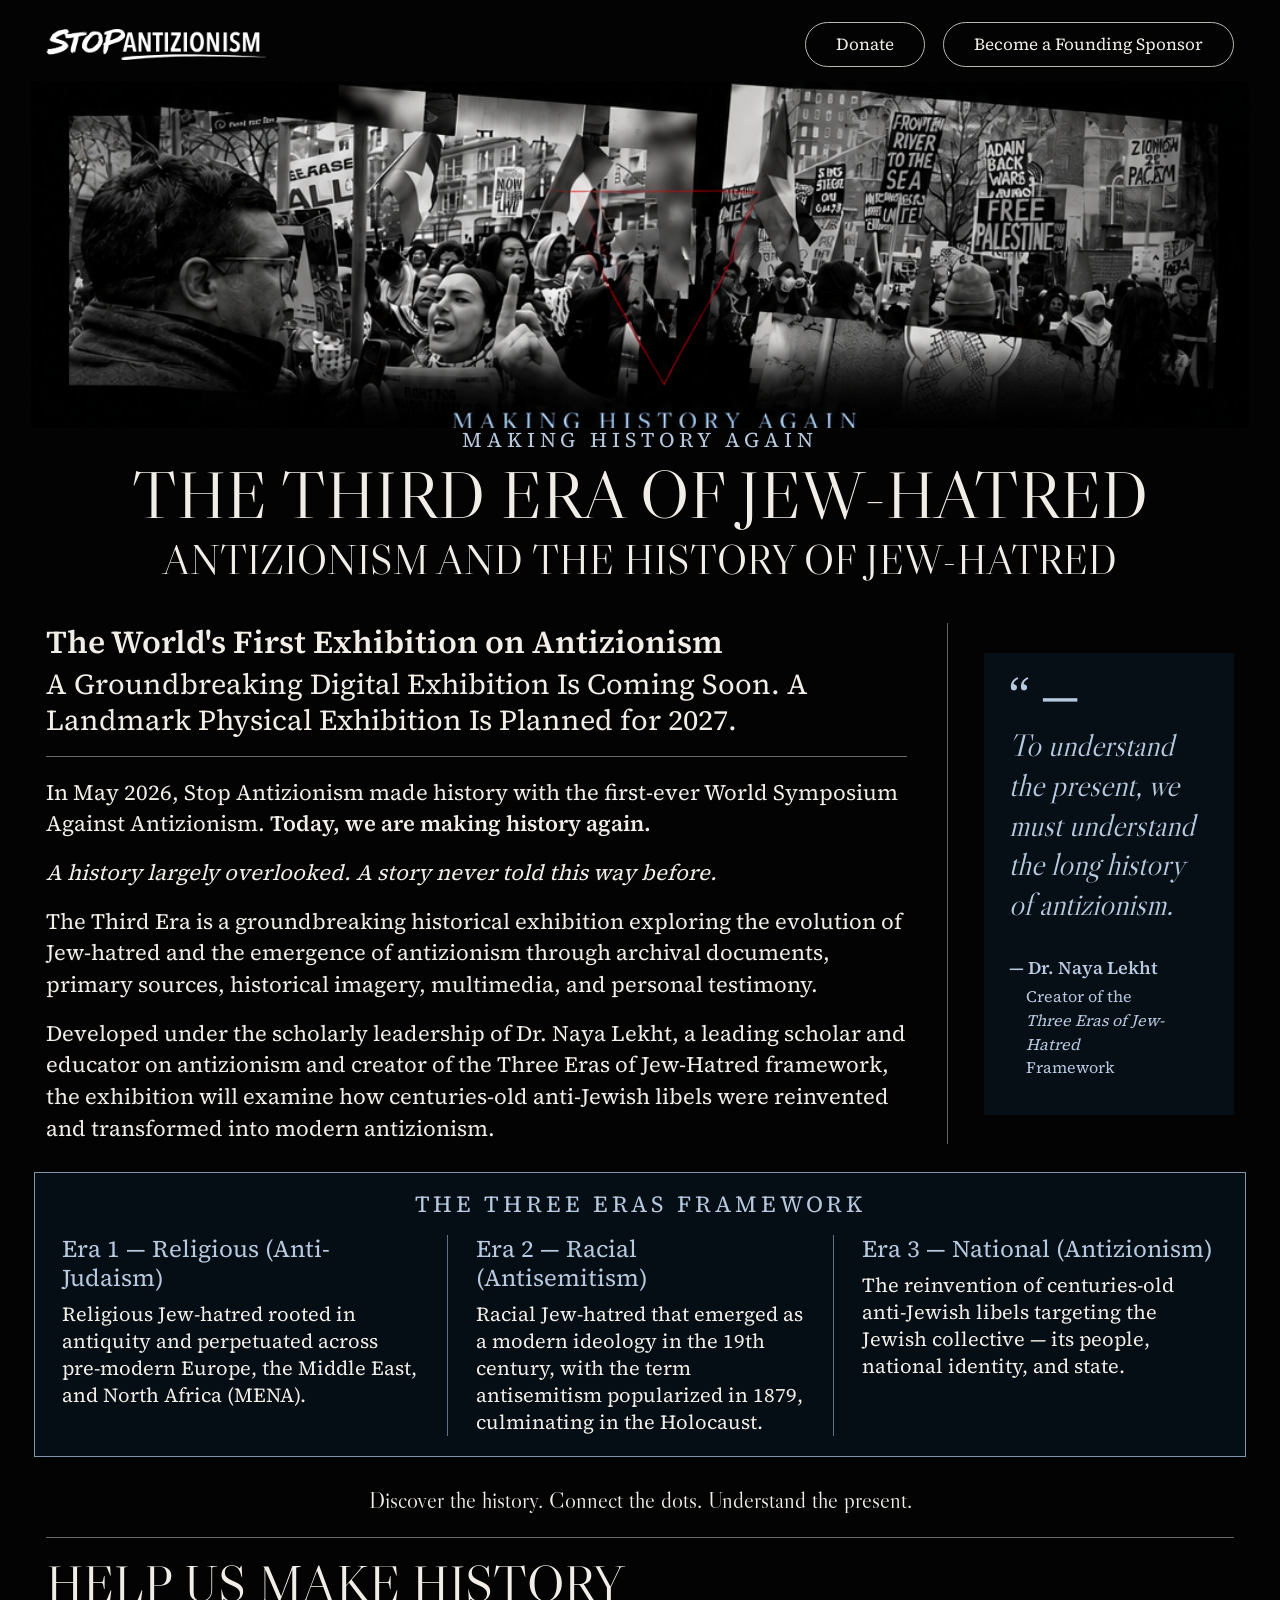
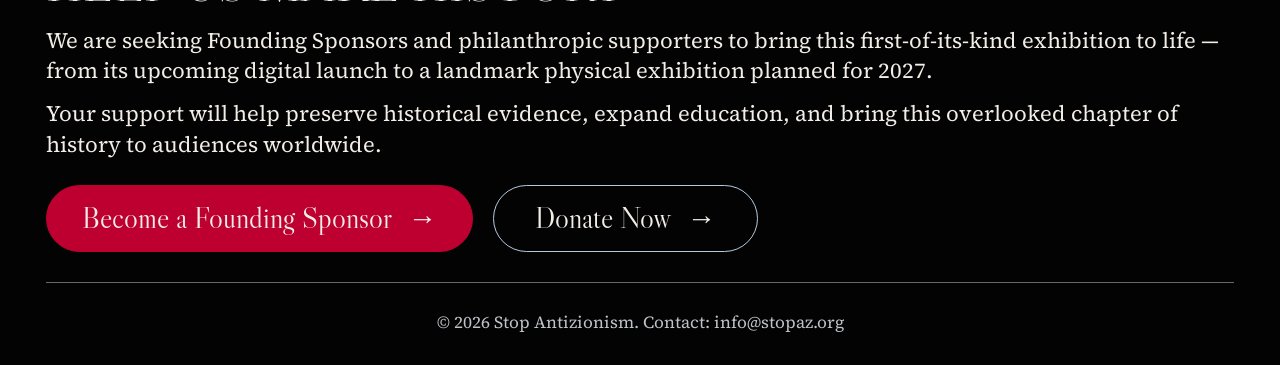
<file: index.html>
<!doctype html>
<html lang="en" dir="ltr"><head><meta charset="utf-8"><meta name="viewport" content="width=device-width,initial-scale=1,viewport-fit=cover"><meta name="color-scheme" content="dark"><meta name="theme-color" content="#000000">
<title>The Third Era | Antizionism Exhibition Coming Soon | StopAZ</title><meta name="description" content="Discover The Third Era, a groundbreaking exhibition on the history of antizionism and Jew-hatred. Digital exhibition coming soon. Support the 2027 physical exhibition."><link rel="canonical" href="https://kilejones-alt.github.io/third-era-natasha-version/">
<meta property="og:type" content="website"><meta property="og:url" content="https://kilejones-alt.github.io/third-era-natasha-version/"><meta property="og:title" content="The Third Era | Antizionism Exhibition Coming Soon | StopAZ"><meta property="og:description" content="Discover The Third Era, a groundbreaking exhibition on the history of antizionism and Jew-hatred. Digital exhibition coming soon. Support the 2027 physical exhibition."><meta property="og:image" content="https://kilejones-alt.github.io/third-era-natasha-version/third-era-share-20261014.jpg"><meta property="og:image:width" content="1200"><meta property="og:image:height" content="630"><meta name="twitter:card" content="summary_large_image"><meta name="twitter:title" content="The Third Era | Antizionism Exhibition Coming Soon | StopAZ"><meta name="twitter:description" content="Discover The Third Era, a groundbreaking exhibition on the history of antizionism and Jew-hatred. Digital exhibition coming soon. Support the 2027 physical exhibition."><meta name="twitter:image" content="https://kilejones-alt.github.io/third-era-natasha-version/third-era-share-20261014.jpg">
<link rel="stylesheet" href="natasha-review.css"><script defer src="natasha-review.js"></script><script type="application/ld+json">{"@context": "https://schema.org", "@graph": [{"@type": "Organization", "@id": "https://stopaz.org/#organization", "name": "Stop Antizionism", "url": "https://stopaz.org/", "email": "info@stopaz.org", "parentOrganization": {"@type": "Organization", "name": "Cohesion Partnership"}}, {"@type": "WebPage", "@id": "https://kilejones-alt.github.io/third-era-natasha-version/#webpage", "url": "https://kilejones-alt.github.io/third-era-natasha-version/", "name": "The Third Era | Antizionism Exhibition Coming Soon | StopAZ", "description": "Discover The Third Era, a groundbreaking exhibition on the history of antizionism and Jew-hatred. Digital exhibition coming soon. Support the 2027 physical exhibition.", "inLanguage": "en", "publisher": {"@id": "https://stopaz.org/#organization"}, "about": {"@type": "CreativeWork", "name": "The Third Era: Antizionism and the History of Jew-Hatred", "contributor": {"@type": "Person", "name": "Dr. Naya Lekht"}}}]}</script></head><body class="teaser-page"><a class="skip-link" href="#main">Skip to content</a><header class="page-header"><a class="brand" href="https://stopaz.org/" aria-label="Stop Antizionism home"><img src="stop-antizionism-logo.webp" width="250" height="44" alt="Stop Antizionism"></a><div class="header-controls"><a class="header-pill" href="https://www.stopaz.org/donate-1">Donate</a><a class="header-pill" href="mailto:info@stopaz.org?subject=FOUNDING%20SPONSORSHIP%20INQUIRY%20%E2%80%93%20Stop%20Antizionism&amp;body=Hello%2C%0D%0A%0D%0AI%20am%20interested%20in%20becoming%20a%20Founding%20Sponsor%20of%20Stop%20Antizionism%20and%20would%20like%20to%20learn%20more%20about%20opportunities%20to%20make%20a%20significant%20contribution.%0D%0A%0D%0AI%20would%20appreciate%20arranging%20a%20time%20to%20discuss%20this%20further.%0D%0A%0D%0AMy%20Contact%20Information%3A%0D%0A%0D%0ANAME%3A%0D%0AORGANIZATION%20(if%20applicable)%3A%0D%0APHONE%3A%0D%0AEMAIL%3A%0D%0A%0D%0AThank%20you.%20I%20look%20forward%20to%20connecting.">Become a Founding Sponsor</a></div></header><main id="main" class="teaser-main"><div class="teaser-montage" role="img" aria-label="Black-and-white protest collage from Natasha’s supplied teaser mockup, with an inverted red triangle"><img src="assets/natasha/teaser-source-mockup.png" alt="" width="1024" height="1536"></div>
<section class="teaser-title"><p class="kicker">MAKING HISTORY AGAIN</p><h1>THE THIRD ERA OF JEW-HATRED</h1><h2>ANTIZIONISM AND THE HISTORY OF JEW-HATRED</h2></section>
<div class="teaser-introduction"><article><section class="announcement"><h2>The World&#x27;s First Exhibition on Antizionism</h2><p class="status-line">A Groundbreaking Digital Exhibition Is Coming Soon. A Landmark Physical Exhibition Is Planned for 2027.</p></section>
<section class="teaser-prose"><p>In May 2026, Stop Antizionism made history with the first-ever World Symposium Against Antizionism. <strong>Today, we are making history again.</strong></p><p class="teaser-history">A history largely overlooked. A story never told this way before.</p><p>The Third Era is a groundbreaking historical exhibition exploring the evolution of Jew-hatred and the emergence of antizionism through archival documents, primary sources, historical imagery, multimedia, and personal testimony.</p><p>Developed under the scholarly leadership of Dr. Naya Lekht, a leading scholar and educator on antizionism and creator of the Three Eras of Jew-Hatred framework, the exhibition will examine how centuries-old anti-Jewish libels were reinvented and transformed into modern antizionism.</p></section></article>
<aside class="quote-column"><blockquote><span class="quote-mark" aria-hidden="true">“ —</span><p>To understand the present, we must understand the long history of antizionism.</p><footer><cite>— Dr. Naya Lekht</cite><span>Creator of the<br><em>Three Eras of Jew-Hatred</em><br>Framework</span></footer></blockquote></aside></div>
<section class="teaser-framework"><h2>THE THREE ERAS FRAMEWORK</h2><dl><div><dt>Era 1 — Religious (Anti-Judaism)</dt><dd>Religious Jew-hatred rooted in antiquity and perpetuated across pre-modern Europe, the Middle East, and North Africa (MENA).</dd></div><div><dt>Era 2 — Racial (Antisemitism)</dt><dd>Racial Jew-hatred that emerged as a modern ideology in the 19th century, with the term antisemitism popularized in 1879, culminating in the Holocaust.</dd></div><div><dt>Era 3 — National (Antizionism)</dt><dd>The reinvention of centuries-old anti-Jewish libels targeting the Jewish collective — its people, national identity, and state.</dd></div></dl></section>
<p class="teaser-discovery">Discover the history. Connect the dots. Understand the present.</p>
<section class="teaser-support ruled"><h2>HELP US MAKE HISTORY</h2><p>We are seeking Founding Sponsors and philanthropic supporters to bring this first-of-its-kind exhibition to life — from its upcoming digital launch to a landmark physical exhibition planned for 2027.</p><p>Your support will help preserve historical evidence, expand education, and bring this overlooked chapter of history to audiences worldwide.</p><div class="funding-actions"><a class="cta primary" href="mailto:info@stopaz.org?subject=FOUNDING%20SPONSORSHIP%20INQUIRY%20%E2%80%93%20Stop%20Antizionism&amp;body=Hello%2C%0D%0A%0D%0AI%20am%20interested%20in%20becoming%20a%20Founding%20Sponsor%20of%20Stop%20Antizionism%20and%20would%20like%20to%20learn%20more%20about%20opportunities%20to%20make%20a%20significant%20contribution.%0D%0A%0D%0AI%20would%20appreciate%20arranging%20a%20time%20to%20discuss%20this%20further.%0D%0A%0D%0AMy%20Contact%20Information%3A%0D%0A%0D%0ANAME%3A%0D%0AORGANIZATION%20(if%20applicable)%3A%0D%0APHONE%3A%0D%0AEMAIL%3A%0D%0A%0D%0AThank%20you.%20I%20look%20forward%20to%20connecting.">Become a Founding Sponsor <span aria-hidden="true">→</span></a><a class="cta secondary" href="https://www.stopaz.org/donate-1">Donate Now <span aria-hidden="true">→</span></a></div></section>
<footer class="teaser-footer ruled">© 2026 Stop Antizionism. Contact: <a href="mailto:info@stopaz.org">info@stopaz.org</a></footer></main></body></html>
</file>
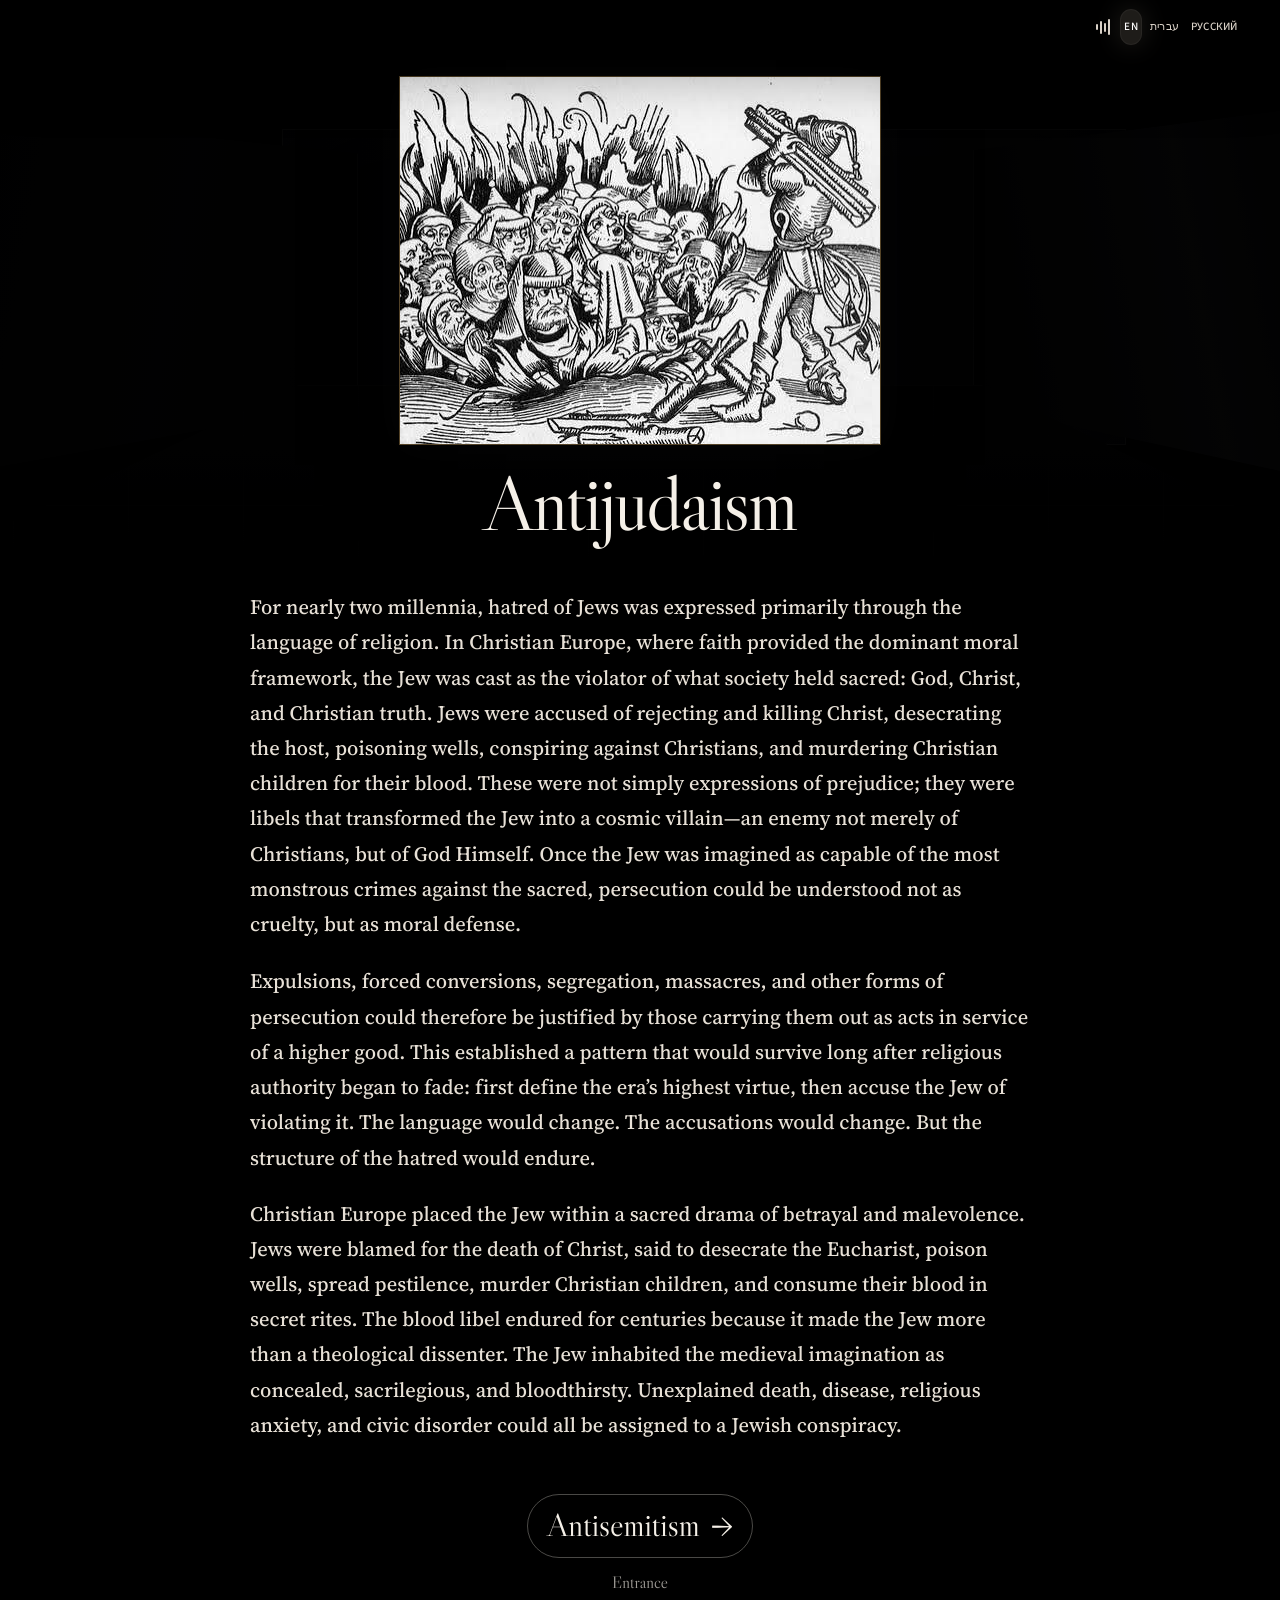
<file: antijudaism.html>
<!doctype html><html lang="en" dir="ltr"><head><meta charset="utf-8"><meta name="viewport" content="width=device-width,initial-scale=1,viewport-fit=cover"><meta name="color-scheme" content="dark"><meta name="theme-color" content="#000000"><link rel="preconnect" href="https://fonts.googleapis.com"><link rel="preconnect" href="https://fonts.gstatic.com" crossorigin><link href="https://fonts.googleapis.com/css2?family=Libre+Caslon+Display&family=Source+Serif+4:opsz,wght@8..60,400;8..60,500;8..60,600&family=Source+Sans+3:opsz,wght@8..60,300;8..60,400;8..60,500;8..60,600;8..60,700&display=swap" rel="stylesheet"><link rel="stylesheet" href="public-exhibition.css?v=20261008v23"><link rel="stylesheet" href="site-hotfix-v17.css?v=20261008v23"><title>Antijudaism</title><link rel="stylesheet" href="site-finish-v30.css?v=20261009v33"><link rel="stylesheet" href="title-lines-v35.css?v=20261010v42"></head><body data-page="antijudaism"><script src="public-exhibition.js?v=20261009v35"></script><script src="site-hotfix-v17.js?v=20261008v23"></script><script src="title-lines-v35.js?v=20261009v36"></script></body></html>
</file>
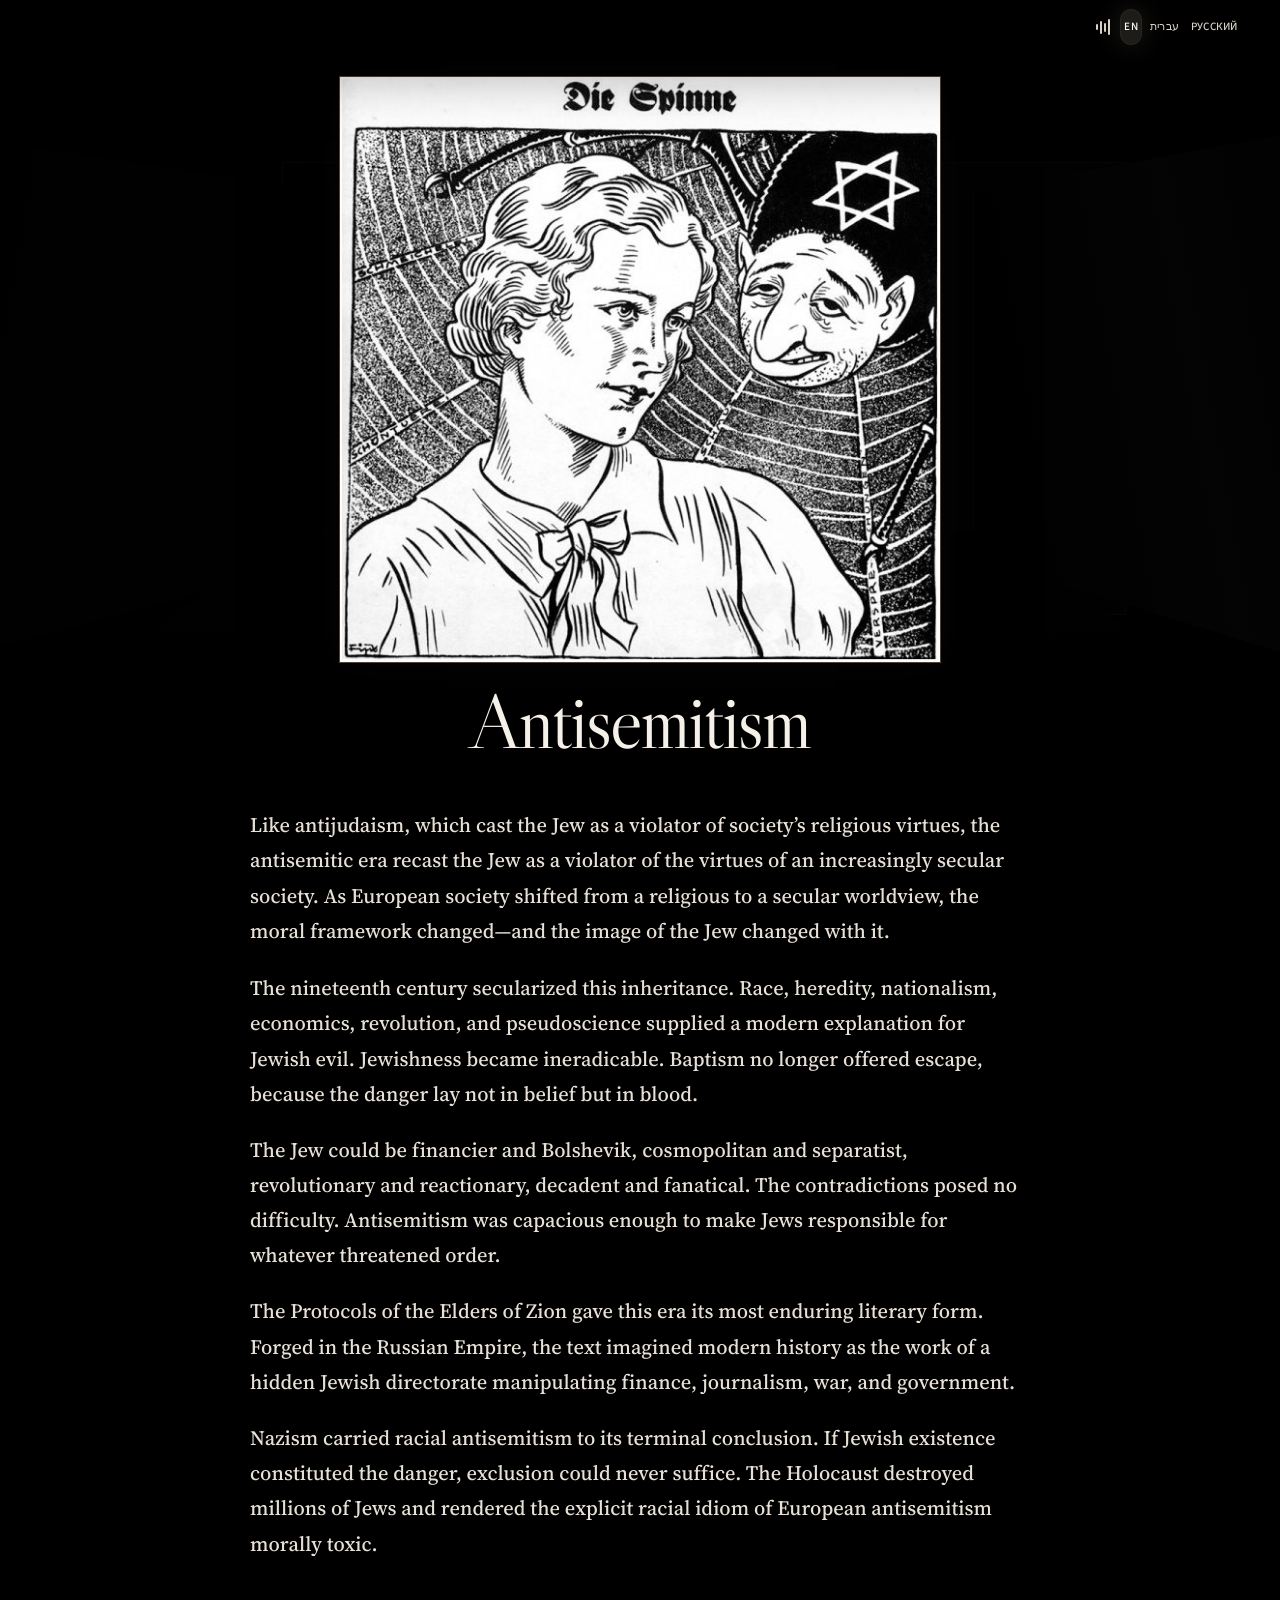
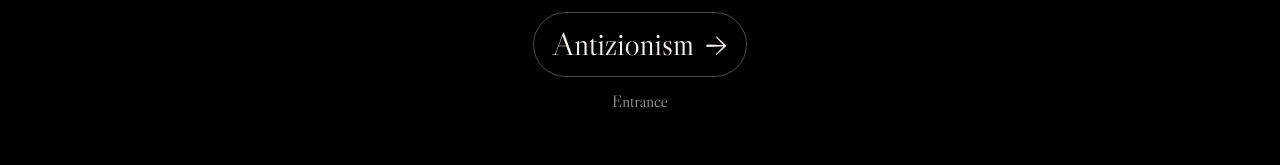
<file: antisemitism.html>
<!doctype html><html lang="en" dir="ltr"><head><meta charset="utf-8"><meta name="viewport" content="width=device-width,initial-scale=1,viewport-fit=cover"><meta name="color-scheme" content="dark"><meta name="theme-color" content="#000000"><link rel="preconnect" href="https://fonts.googleapis.com"><link rel="preconnect" href="https://fonts.gstatic.com" crossorigin><link href="https://fonts.googleapis.com/css2?family=Libre+Caslon+Display&family=Source+Serif+4:opsz,wght@8..60,400;8..60,500;8..60,600&family=Source+Sans+3:opsz,wght@8..60,300;8..60,400;8..60,500;8..60,600;8..60,700&display=swap" rel="stylesheet"><link rel="stylesheet" href="public-exhibition.css?v=20261008v23"><link rel="stylesheet" href="site-hotfix-v17.css?v=20261008v23"><title>Antisemitism</title><link rel="stylesheet" href="site-finish-v30.css?v=20261009v33"><link rel="stylesheet" href="title-lines-v35.css?v=20261010v42"></head><body data-page="antisemitism"><script src="public-exhibition.js?v=20261009v35"></script><script src="site-hotfix-v17.js?v=20261008v23"></script><script src="title-lines-v35.js?v=20261009v36"></script></body></html>
</file>
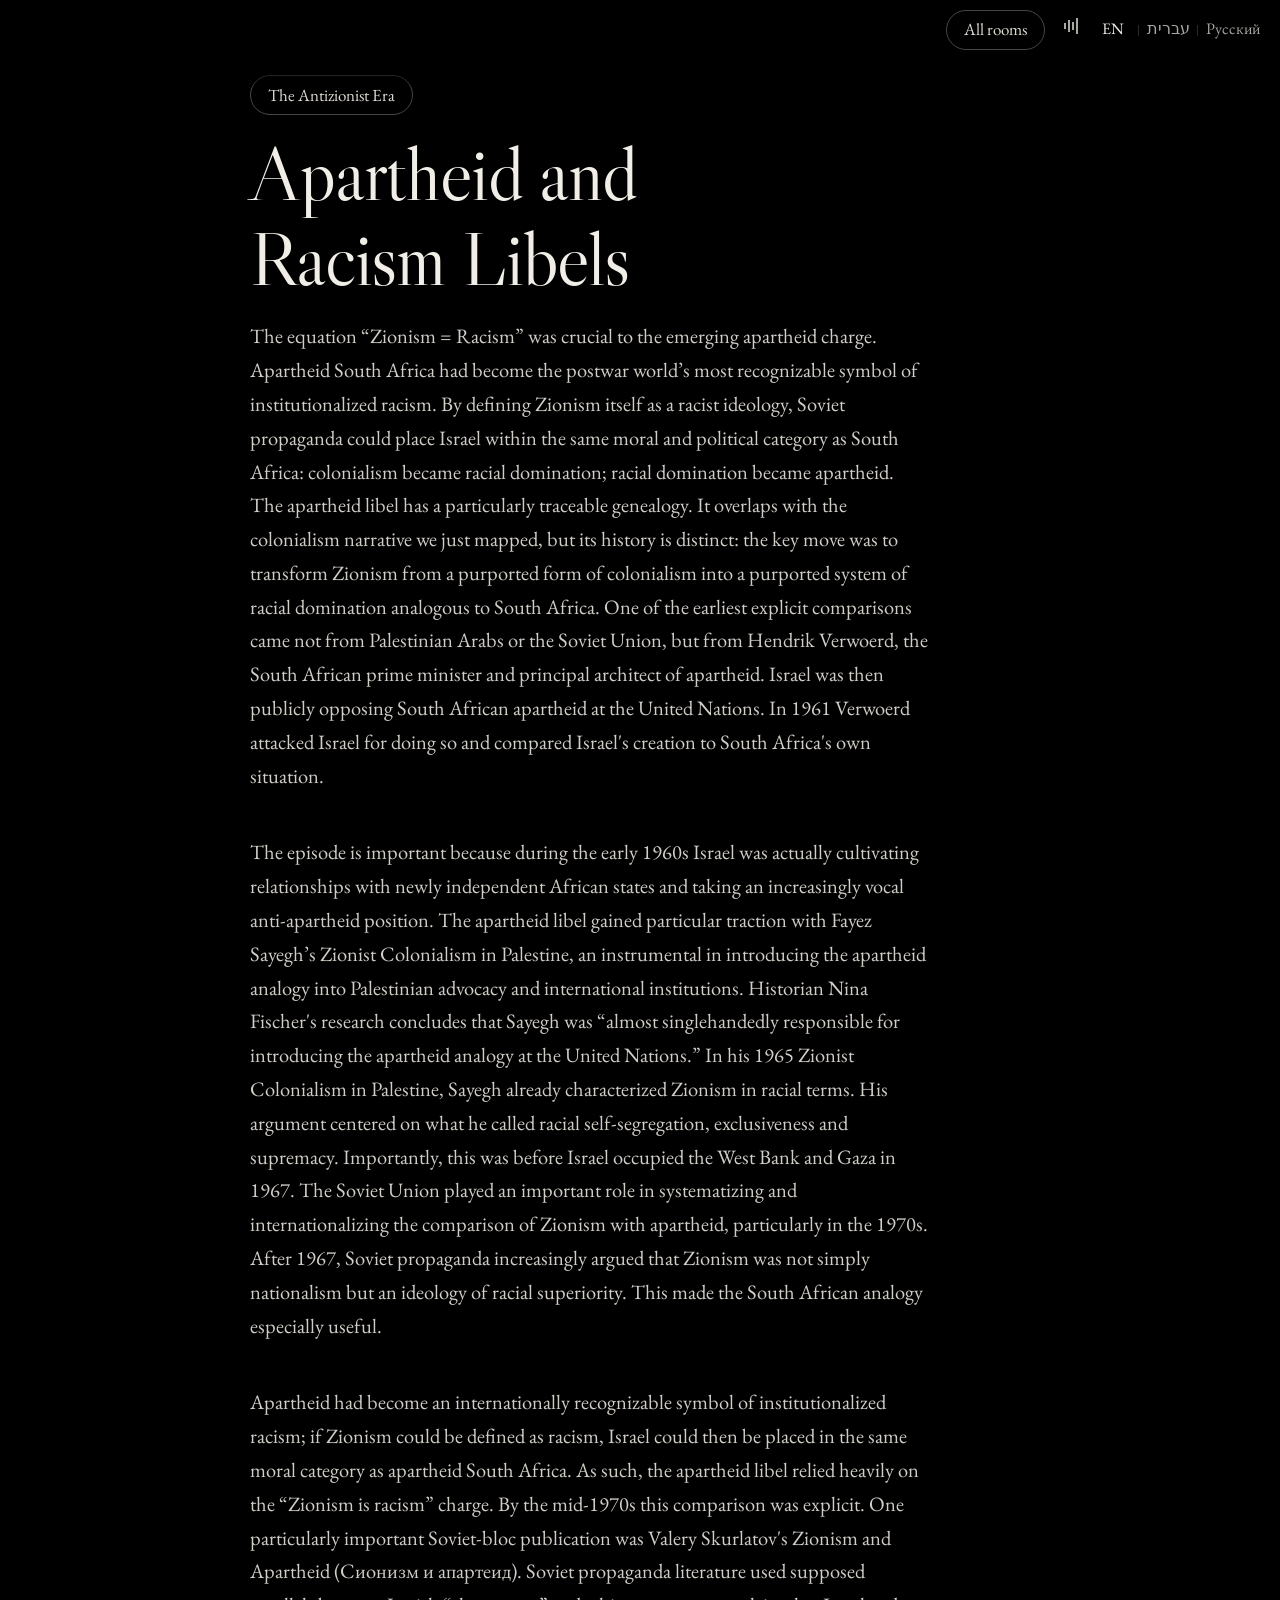
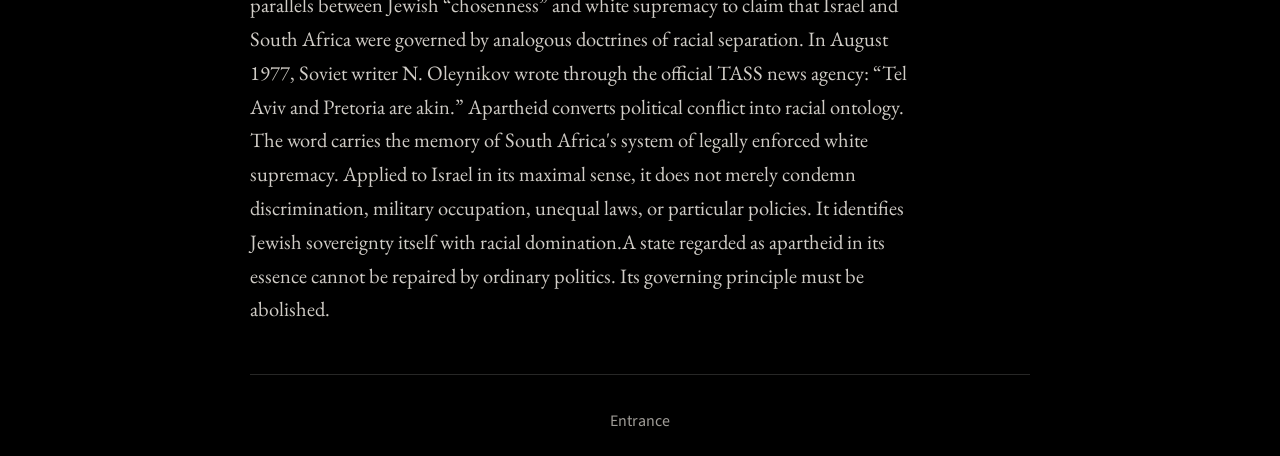
<file: apartheid.html>
<!DOCTYPE html>

<html dir="ltr" lang="en">
<head>
<meta charset="utf-8"/>
<meta content="width=device-width, initial-scale=1.0, viewport-fit=cover" name="viewport"/><meta content="dark" name="color-scheme"/>
<title>Apartheid and Racism Libels | Three Eras of Jew-Hatred</title>
<!-- STOPAZ SEO START -->

<meta content="index,follow,max-image-preview:large" name="robots"/>
<meta content="#17171a" name="theme-color"/>
<link href="https://three-eras.github.io/apartheid.html" rel="canonical"/>
<meta content="website" property="og:type"/>
<meta content="Stop Antizionism" property="og:site_name"/>


<meta content="https://three-eras.github.io/apartheid.html" property="og:url"/>

<meta content="Antijudaism gallery — Stop Antizionism exhibition" property="og:image:alt"/>
<meta content="en_US" property="og:locale"/>
<meta content="summary_large_image" name="twitter:card"/>



<!-- STOPAZ SEO END -->
<link href="https://fonts.googleapis.com" rel="preconnect"/>
<link crossorigin="" href="https://fonts.gstatic.com" rel="preconnect"/>
<link href="https://fonts.googleapis.com/css2?family=EB+Garamond:wght@400;500&amp;family=Libre+Caslon+Display&amp;family=Cormorant+Garamond:wght@400;500;600&amp;family=Source+Sans+3:opsz,wght@8..60,300;8..60,400;8..60,500;8..60,600&amp;display=swap" rel="stylesheet"/>
<!-- MINIMALIST GALLERY FAVICON -->
<link href="data:image/svg+xml;utf8,&lt;svg xmlns='http://www.w3.org/2000/svg' viewBox='0 0 100 100'&gt;&lt;rect width='100' height='100' fill='%2317171a'/&gt;&lt;rect x='30' y='30' width='40' height='40' fill='%23ffffff'/&gt;&lt;/svg&gt;" rel="icon"/>
<link as="image" fetchpriority="high" href="antijudaism-1-720.webp" imagesizes="(max-width: 850px) 94vw, 46vw" imagesrcset="antijudaism-1-720.webp 720w, home-antijudaism-1280.webp 1280w" rel="preload" type="image/webp"/>
<link href="gallery-core.css" rel="stylesheet"/>
<style id="compact-controls-2026-08-15">
/* Smaller, quieter language/audio controls. */
.controls-nav{gap:.5rem!important}
.nav-box{font-size:.67rem!important;letter-spacing:1.05px!important;padding:4px 7px!important;gap:.24rem!important;min-height:0!important}
.lang-btn,.audio-btn,.home-btn{min-width:34px!important;min-height:34px!important;padding:0 4px!important}
@media(max-width:720px){
  .controls-nav{gap:.3rem!important}
  .nav-box{font-size:.61rem!important;letter-spacing:.7px!important;padding:3px 5px!important;gap:.1rem!important}
  .lang-btn,.audio-btn,.home-btn{min-width:36px!important;min-height:36px!important;padding:0 3px!important}
}
</style>
<style id="award-gallery-polish">
/* Exhibition polish: responsive archival imagery, source-aware zoom, quieter chrome. */
.responsive-art-picture{display:block;width:100%;height:auto}
.museum-frame>.responsive-art-picture{display:flex;width:100%;align-items:flex-start;justify-content:center}

.museum-frame img.gallery-image{
  --active-zoom:1.075;
  --hover-zoom:1.105;
  opacity:.08;
  filter:blur(7px) brightness(.88) contrast(1.01);
  transition:opacity .9s cubic-bezier(.16,1,.3,1),filter 1.25s ease,transform 9.5s cubic-bezier(.16,1,.3,1)!important;
  animation:archivalImageFailsafe .65s 3s forwards;
  backface-visibility:hidden;
}
.museum-frame img.gallery-image.is-loaded{
  opacity:1;
  filter:brightness(1) contrast(1.05);
}
.museum-frame img.gallery-image.quality-source-limited{
  --active-zoom:1.018;
  --hover-zoom:1.035;
  width:100%;
  max-width:min(86%,var(--native-display-max,680px));
  max-height:72vh;
  margin:auto;
}
.museum-frame img.gallery-image.quality-standard{
  --active-zoom:1.052;
  --hover-zoom:1.082;
}
.museum-frame img.gallery-image.quality-hires{
  --active-zoom:1.075;
  --hover-zoom:1.105;
}
.art-box.art-in-view .museum-frame img.gallery-image.is-loaded{
  transform:scale(var(--active-zoom));
  filter:brightness(1.045) contrast(1.07);
}
.art-box:hover .museum-frame img.gallery-image.is-loaded,
.art-box:focus-visible .museum-frame img.gallery-image.is-loaded{
  transform:scale(var(--hover-zoom));
  filter:brightness(1.085) contrast(1.085);
}
@keyframes archivalImageFailsafe{to{opacity:1;filter:brightness(1) contrast(1.05)}}

/* The enlargement affordance is a quiet museum-viewer mark, not a web badge. */
.click-hint{
  width:31px!important;
  height:31px!important;
  padding:0!important;
  display:grid!important;
  place-items:center;
  border-radius:50%!important;
  font-size:0!important;
  letter-spacing:0!important;
  color:transparent!important;
  background:rgba(14,14,18,.62)!important;
  border:1px solid rgba(255,255,255,.12)!important;
  opacity:.36!important;
  transform:none!important;
  backdrop-filter:blur(10px);
  box-shadow:0 6px 18px rgba(0,0,0,.18);
  transition:opacity .45s ease,transform .55s cubic-bezier(.16,1,.3,1),border-color .45s ease!important;
}
.click-hint::before{
  content:'+';
  color:rgba(255,255,255,.86);
  font:300 18px/1 -apple-system,BlinkMacSystemFont,"Segoe UI",sans-serif;
  transform:translateY(-1px);
}
.art-box:hover .click-hint,.art-box:focus-visible .click-hint{
  opacity:.82!important;
  transform:scale(1.08)!important;
  border-color:rgba(255,255,255,.24)!important;
}

/* Fixed controls recede while viewing the work; hover/focus restores them immediately. */
.controls-nav{
  transform-origin:top right;
  transition:opacity .42s ease,transform .55s cubic-bezier(.16,1,.3,1),filter .42s ease!important;
}
[dir="rtl"] .controls-nav{transform-origin:top left}
.controls-nav.chrome-quiet{
  opacity:.43;
  transform:translateY(-2px) scale(.91);
  filter:saturate(.82);
}
.controls-nav.chrome-moving{
  opacity:.17;
  transform:translateY(-5px) scale(.86);
}
.controls-nav.chrome-quiet .nav-box,
.controls-nav.chrome-moving .nav-box{
  background:rgba(18,18,22,.32);
  border-color:rgba(255,255,255,.045);
  box-shadow:none;
}
.controls-nav:hover,.controls-nav:focus-within{
  opacity:1!important;
  transform:none!important;
  filter:none!important;
}
@media(max-width:850px){
  .controls-nav.chrome-quiet{opacity:.62;transform:scale(.94)}
  .controls-nav.chrome-moving{opacity:.34;transform:scale(.91)}
  .museum-frame img.gallery-image.quality-source-limited{max-width:min(92%,var(--native-display-max,680px))}
}
@media(prefers-reduced-motion:reduce){
  .museum-frame img.gallery-image{opacity:1!important;filter:brightness(1) contrast(1.05)!important;animation:none!important;transition:none!important}
  .controls-nav{transition:none!important}
}
</style>
<style id="final-exhibition-system">
:root{--museum-sans:"Source Sans 3",-apple-system,BlinkMacSystemFont,"Segoe UI",sans-serif;--museum-serif:"Cormorant Garamond",Georgia,"Times New Roman",serif;--oxblood:#74262d;--oxblood-soft:rgba(116,38,45,.72)}
body{font-family:var(--museum-sans);font-optical-sizing:auto}
.hero-title,.info-title{font-family:var(--museum-serif);font-weight:500;letter-spacing:.005em}
.info-title{font-size:clamp(1.9rem,2.65vw,2.35rem);line-height:1.04;text-transform:none}
.hero-title{font-size:clamp(3.25rem,5vw,4.65rem);line-height:.98}
.info-category,.info-meta,.info-block h4,.history-panel h4,.timeline-node,.chronology-rail,.viewer-toolbar,.provenance-record{font-family:var(--museum-sans)}
.timeline-node{font-weight:600;letter-spacing:.16em;text-transform:uppercase;font-variant-caps:all-small-caps}
.info-block h4,.history-panel h4{font-weight:600;letter-spacing:.13em;text-transform:uppercase}
.info-meta{font-weight:400}
.info-meta strong{font-weight:600}
.info-category{font-weight:500;letter-spacing:.12em}
.wave-p{font-size:clamp(.98rem,1.05vw,1.04rem);line-height:1.56;letter-spacing:.002em}

/* History is a compact interpretive note under the artwork column only. */
.history-panel{min-height:0!important;padding:.72rem .9rem .78rem!important;margin-top:clamp(.75rem,1.2vw,1rem)!important;border-color:rgba(255,255,255,.045)!important;background:rgba(255,255,255,.015)!important}
.history-panel .wave-p{font-size:clamp(.94rem,1vw,.99rem);line-height:1.48}

/* The chronology records the visitor's passage: gray future, oxblood completed path. */
.timeline-section{--timeline-progress:0%;--focus-opacity:.86;--focus-brightness:.94}
.timeline-section::before{background:rgba(255,255,255,.075)!important}
.timeline-section::after{content:"";position:absolute;left:50%;top:0;width:1px;height:var(--timeline-progress);transform:translateX(-50%);background:linear-gradient(to bottom,rgba(116,38,45,.18),var(--oxblood-soft));pointer-events:none;z-index:0}
.timeline-section .exhibition-container{opacity:var(--focus-opacity);filter:brightness(var(--focus-brightness)) saturate(.92);transition:opacity .75s cubic-bezier(.16,1,.3,1),filter .75s ease}
.timeline-section.timeline-active .exhibition-container{opacity:1;filter:none}
.timeline-node{position:relative}
.timeline-node::after{content:"";position:absolute;left:50%;bottom:-.42rem;width:4px;height:4px;border-radius:50%;transform:translateX(-50%) scale(.55);background:transparent;transition:background .6s ease,transform .6s cubic-bezier(.16,1,.3,1),box-shadow .6s ease}
.timeline-active .timeline-node::after{background:var(--oxblood);transform:translateX(-50%) scale(1);box-shadow:0 0 0 4px rgba(116,38,45,.08)}
.timeline-active .timeline-node{border-color:rgba(255,255,255,.16)!important;box-shadow:0 12px 30px rgba(0,0,0,.28)!important}

/* Archive is an expandable provenance drawer, not another equal-weight card. */
.archive-provenance-block{padding:0!important;overflow:visible;background:rgba(255,255,255,.012)!important}
.archive-provenance-block>h4,.archive-provenance-block>.wave-p{display:none!important}
.archive-drawer{width:100%;border:0}
.archive-drawer summary{list-style:none;cursor:pointer;padding:.8rem .95rem .82rem;display:flex;align-items:center;justify-content:space-between;gap:1rem;color:#c6c6d0;font-size:.76rem;letter-spacing:1.4px;text-transform:uppercase;user-select:none}
.archive-drawer summary::-webkit-details-marker{display:none}
.archive-drawer summary::after{content:"+";font-size:1rem;font-weight:300;color:rgba(255,255,255,.52);transition:transform .45s cubic-bezier(.16,1,.3,1),color .45s ease}
.archive-drawer[open] summary::after{transform:rotate(45deg);color:#fff}
.provenance-record{padding:0 .95rem .95rem;border-top:1px solid rgba(255,255,255,.04);font-size:.82rem;line-height:1.42;color:#cfcfd7}
.provenance-row{display:grid;grid-template-columns:minmax(6.6rem,.36fr) 1fr;gap:.8rem;padding:.55rem 0;border-bottom:1px solid rgba(255,255,255,.035)}
.provenance-row:last-child{border-bottom:0}
.provenance-key{font-size:.68rem;letter-spacing:1.2px;text-transform:uppercase;color:#83838f}
.provenance-value{color:#e7e7ed;overflow-wrap:anywhere}

/* Edge chronology: almost absent until the visitor asks for it. */
.chronology-rail{position:fixed;left:0;top:50%;transform:translateY(-50%);z-index:88;display:flex;align-items:stretch;color:#9b9ba6}
.chronology-current{display:none}
.chronology-list{display:flex;flex-direction:column;gap:1px;padding:.45rem .38rem .45rem .25rem;background:linear-gradient(to right,rgba(15,15,19,.76),rgba(15,15,19,.08));backdrop-filter:blur(10px);opacity:.22;transform:translateX(calc(-100% + 8px));transition:opacity .45s ease,transform .55s cubic-bezier(.16,1,.3,1)}
.chronology-rail:hover .chronology-list,.chronology-rail:focus-within .chronology-list{opacity:.96;transform:translateX(0)}
.chronology-item{appearance:none;border:0;background:none;color:inherit;font:500 .67rem/1 var(--museum-sans);letter-spacing:1.3px;padding:.34rem .42rem .34rem .65rem;text-align:left;cursor:pointer;position:relative;white-space:nowrap}
.chronology-item::before{content:"";position:absolute;left:.1rem;top:50%;width:3px;height:3px;border-radius:50%;background:rgba(255,255,255,.18);transform:translateY(-50%);transition:background .4s ease,transform .4s ease}
.chronology-item.is-active{color:#fff}
.chronology-item.is-active::before{background:var(--oxblood);transform:translateY(-50%) scale(1.25)}

/* Full-screen object viewer. It uses the original source image, then lets the visitor inspect it. */
#lightbox{padding:0!important;background:rgba(7,7,10,.985)!important;backdrop-filter:blur(18px)!important;overflow:hidden}
#object-viewer-stage{position:absolute;inset:0;display:grid;place-items:center;overflow:hidden;touch-action:none;cursor:grab}
#object-viewer-stage.is-dragging{cursor:grabbing}
#lightbox-img{max-width:92vw!important;max-height:88svh!important;width:auto;height:auto;border:0!important;box-shadow:0 28px 90px rgba(0,0,0,.78)!important;transform-origin:center center;transition:none!important;will-change:transform;user-select:none;-webkit-user-drag:none}
#lightbox.active #lightbox-img{transform:none}
#lightbox-close{z-index:5;top:max(.7rem,env(safe-area-inset-top))!important;right:max(.8rem,env(safe-area-inset-right))!important;width:42px!important;height:42px!important;font:300 1.8rem/1 var(--museum-sans)!important;border:1px solid rgba(255,255,255,.1)!important;background:rgba(10,10,14,.42)!important;backdrop-filter:blur(12px);border-radius:50%;display:grid;place-items:center;padding:0!important}
.viewer-toolbar{position:absolute;z-index:5;left:50%;bottom:max(1rem,env(safe-area-inset-bottom));transform:translateX(-50%);display:flex;align-items:center;gap:.2rem;padding:.28rem;background:rgba(10,10,14,.52);border:1px solid rgba(255,255,255,.08);border-radius:999px;backdrop-filter:blur(14px)}
.viewer-tool{appearance:none;border:0;background:transparent;color:#d8d8e0;width:36px;height:34px;border-radius:999px;font:400 1rem/1 var(--museum-sans);cursor:pointer}
.viewer-tool:hover,.viewer-tool:focus-visible{background:rgba(255,255,255,.07);color:#fff}
.viewer-provenance{position:absolute;z-index:5;left:max(1rem,env(safe-area-inset-left));bottom:max(1rem,env(safe-area-inset-bottom));width:min(28rem,calc(100vw - 2rem));color:#d7d7de}
.viewer-provenance summary{list-style:none;cursor:pointer;display:inline-flex;align-items:center;gap:.6rem;padding:.48rem .7rem;border:1px solid rgba(255,255,255,.08);background:rgba(10,10,14,.48);backdrop-filter:blur(14px);border-radius:2px;font:.66rem/1 var(--museum-sans);letter-spacing:1.5px;text-transform:uppercase}
.viewer-provenance summary::-webkit-details-marker{display:none}
.viewer-provenance-panel{margin-top:.45rem;padding:.85rem .95rem;background:rgba(10,10,14,.88);border:1px solid rgba(255,255,255,.08);backdrop-filter:blur(16px);font:.82rem/1.45 var(--museum-sans)}
#lightbox-caption{position:absolute;z-index:4;top:max(1.1rem,env(safe-area-inset-top));left:50%;transform:translateX(-50%);margin:0!important;max-width:min(58vw,760px);font-family:var(--museum-serif);font-size:clamp(1rem,1.6vw,1.35rem)!important;letter-spacing:.01em!important;text-transform:none!important;color:rgba(255,255,255,.78)!important;pointer-events:none}
#lightbox-caption{display:flex;flex-direction:column;align-items:center;gap:.2rem;text-align:center}
.viewer-caption-title{font-family:var(--museum-serif)}
.viewer-caption-date{font:500 .62rem/1.2 var(--museum-sans);letter-spacing:1.45px;text-transform:uppercase;color:rgba(255,255,255,.48)}

/* Mobile is deliberately recomposed rather than a squeezed desktop installation. */
@media(max-width:850px){
  .exhibition-section{padding:4.35rem .9rem 5.2rem!important;min-height:auto!important}
  .exhibition-container{display:flex!important;flex-direction:column!important;gap:1rem!important;padding:0!important}
  .art-box{order:1;width:100%;margin:0!important}
  .info-panel,.timeline-art-right .info-panel{order:2;width:100%;padding:0!important;gap:.68rem!important}
  .history-panel,.timeline-art-right .history-panel{order:3;width:100%!important;margin-top:.25rem!important;padding:.72rem .82rem .78rem!important}
  .museum-frame{min-height:0!important;max-height:70svh!important}
  .museum-frame>.responsive-art-picture{max-height:70svh}
  .museum-frame img.gallery-image{max-height:70svh!important;max-width:100%!important;width:auto!important}
  .museum-frame img.gallery-image.quality-source-limited{max-width:min(92%,var(--native-display-max,680px))!important}
  .info-category{margin-top:.35rem}
  .info-title{font-size:clamp(2rem,9vw,2.75rem);line-height:1}
  .info-meta{font-size:.9rem}
  .info-block{padding:.78rem .88rem .82rem!important}
  .timeline-section::before,.timeline-section::after,.timeline-section .exhibition-container::after,.timeline-marker{display:none!important}
  .timeline-section .exhibition-container{opacity:1!important;filter:none!important}
  .chronology-rail{left:max(.65rem,env(safe-area-inset-left));top:max(.72rem,env(safe-area-inset-top));bottom:auto;transform:none;display:block;z-index:96}
  .chronology-current{display:inline-flex;align-items:center;justify-content:center;min-width:3.8rem;height:34px;padding:0 .72rem;border:1px solid rgba(255,255,255,.1);background:rgba(12,12,16,.68);backdrop-filter:blur(14px);color:#e7e7ed;border-radius:999px;font:500 .68rem/1 var(--museum-sans);letter-spacing:1.2px}
  .chronology-current::before{content:"";width:4px;height:4px;border-radius:50%;background:var(--oxblood);margin-right:.45rem}
  [dir="rtl"] .chronology-current::before{margin-right:0;margin-left:.45rem}
  .chronology-list{position:absolute;left:0;top:2.65rem;bottom:auto;max-height:58svh;overflow:auto;padding:.4rem;background:rgba(10,10,14,.94);border:1px solid rgba(255,255,255,.08);border-radius:4px;opacity:0;pointer-events:none;transform:translateY(8px);transition:opacity .3s ease,transform .35s cubic-bezier(.16,1,.3,1)}
  .chronology-rail.is-open .chronology-list{opacity:1;pointer-events:auto;transform:none}
  .chronology-item{min-width:5.3rem;padding:.5rem .6rem .5rem .8rem}
  .viewer-provenance{bottom:max(4.4rem,calc(env(safe-area-inset-bottom) + 4.1rem));width:calc(100vw - 2rem)}
  .viewer-toolbar{bottom:max(.8rem,env(safe-area-inset-bottom))}
  #lightbox-caption{top:max(.9rem,env(safe-area-inset-top));max-width:66vw;font-size:1rem!important}
}

@media(prefers-reduced-motion:reduce){.timeline-section .exhibition-container,.chronology-list,.timeline-node::after{transition:none!important}}
</style>
<style id="history-side-override">
/* Desktop: keep History in the text column and prevent it from falling below the artwork frame. */
@media (min-width: 851px) {
  .info-panel {
    height: var(--art-height, auto) !important;
    max-height: var(--art-height, none) !important;
    overflow: hidden;
  }
  .history-panel,
  .timeline-art-right .history-panel {
    grid-column: auto !important;
    grid-row: auto !important;
    width: auto !important;
    margin-top: 0.12rem !important;
    padding: 0.82rem 0.98rem 0.88rem !important;
    background: rgba(255,255,255,0.02) !important;
    border: 0 !important;
    border-left: 1px solid rgba(255,255,255,0.06) !important;
    border-radius: 0 4px 4px 0 !important;
    box-shadow: none !important;
    flex: 1 1 auto;
    min-height: 0;
    overflow-y: auto;
  }
  .history-panel.archive-stagger-block.pop-in:hover,
  .history-panel.archive-stagger-block.pop-in:active {
    transform: translateY(-7px) scale(1.012) !important;
    border-left-color: rgba(255,255,255,0.2) !important;
    background: rgba(255,255,255,0.045) !important;
    box-shadow: 0 18px 34px rgba(0,0,0,0.16) !important;
  }
  .timeline-art-right .history-panel {
    border-left: 0 !important;
    border-right: 1px solid rgba(255,255,255,0.06) !important;
    border-radius: 4px 0 0 4px !important;
  }
  .history-panel h4 {
    margin-bottom: 0.24rem !important;
  }
  .history-panel .wave-p {
    font-size: clamp(0.92rem,0.98vw,0.98rem) !important;
    line-height: 1.5 !important;
  }
}
@media (max-width: 850px) {
  .info-panel {height:auto !important;max-height:none !important;overflow:visible !important;}
}
</style>
<style id="v6-gallery-layout-fixes">
/* Keep the Antizionism hero title on one line on desktop. */
@media (min-width: 851px) {
  body[data-antizionism-timeline] .hero-title {
    font-size:clamp(2.75rem,3.85vw,3.8rem)!important;
    line-height:1!important;
    white-space:nowrap!important;
    letter-spacing:.002em!important;
  }

  /* Year belongs to the central chronology gutter, never on top of the object title. */
  .timeline-marker {
    top:0!important;
    transform:translate(-50%,-135%)!important;
  }

  /* Compact only as much as needed to guarantee a visible History field. */
  .info-panel {
    gap:.56rem!important;
  }
  .info-panel.is-tight {
    gap:.42rem!important;
  }
  .info-panel.is-tighter {
    gap:.32rem!important;
  }
  .info-panel.is-tight .info-title,
  .info-panel.is-tighter .info-title {
    font-size:clamp(1.72rem,2.25vw,2.08rem)!important;
    line-height:1.06!important;
    padding-bottom:.42rem!important;
  }
  .info-panel.is-tight .info-meta,
  .info-panel.is-tighter .info-meta {
    font-size:.9rem!important;
    gap:.14rem!important;
  }
  .info-panel.is-tight .info-block {
    padding:.64rem .82rem .68rem!important;
  }
  .info-panel.is-tighter .info-block {
    padding:.52rem .75rem .56rem!important;
  }
  .info-panel.is-tight .wave-p,
  .info-panel.is-tighter .wave-p {
    font-size:.91rem!important;
    line-height:1.42!important;
    min-height:0!important;
  }
  .history-panel,
  .timeline-art-right .history-panel {
    min-height:78px!important;
    margin-top:.08rem!important;
    scrollbar-width:thin;
  }
}

/* The title word animation cannot descend into Creator/Date while settling. */
.info-title .wave-word {
  animation-name:infoTitleWordReveal!important;
}
@keyframes infoTitleWordReveal {
  0% { opacity:0; transform:translateY(.26em) rotateX(-16deg); filter:blur(4px); }
  64% { opacity:1; transform:translateY(-.015em) rotateX(1deg); filter:blur(.2px); }
  100% { opacity:1; transform:none; filter:none; }
}
.info-title {
  margin-bottom:.08rem!important;
}

/* Header controls exist only at the top of the gallery. */
.controls-nav.chrome-hidden {
  opacity:0!important;
  transform:translateY(-14px) scale(.97)!important;
  filter:none!important;
  pointer-events:none!important;
  visibility:hidden;
  transition:opacity .26s ease,transform .34s cubic-bezier(.16,1,.3,1),visibility 0s linear .34s!important;
}
.controls-nav:not(.chrome-hidden) {
  visibility:visible;
}

/* Restore the deeper, longer museum drift zoom. Low-resolution sources stay conservative. */
.museum-frame img.gallery-image {
  --active-zoom:1.30!important;
  --hover-zoom:1.39!important;
  transition:opacity .9s cubic-bezier(.16,1,.3,1),filter 1.25s ease,transform 14.5s cubic-bezier(.16,1,.3,1)!important;
}
.museum-frame img.gallery-image.quality-source-limited {
  --active-zoom:1.045!important;
  --hover-zoom:1.075!important;
}
.museum-frame img.gallery-image.quality-standard {
  --active-zoom:1.27!important;
  --hover-zoom:1.36!important;
}
.museum-frame img.gallery-image.quality-hires {
  --active-zoom:1.32!important;
  --hover-zoom:1.42!important;
}
@media (max-width:850px) {
  .timeline-marker {display:none!important;}
  .info-title {margin-bottom:0!important;}
}
</style>
<style id="v7-static-clarity">
.info-panel::before,.info-block::before,.info-block::after,.timeline-art-right .info-panel::before,.timeline-art-right .info-panel>.info-block::before,.timeline-art-right .info-panel>.info-block::after{display:none!important;content:none!important}
.info-category,.info-title,.info-meta,.info-panel>.info-block,.history-panel{flex-shrink:0}
.exhibit-image-button{cursor:zoom-in!important}
</style>
<style id="wall-archive-hidden-style">.wall-archive-hidden{display:none!important}</style>
<link href="final.css" rel="stylesheet"/>
<link rel="stylesheet" href="room-entry.css?v=20260929-entry-polish"/>
<script src="room-entry.js?v=20260929-entry-polish"></script>
<link rel="stylesheet" href="https://fonts.googleapis.com/css2?family=EB+Garamond:wght@400;500&family=Noto+Serif+Hebrew:wght@400;500&display=swap"/>
<script src="gallery-audio.js?v=20260929-entry-polish"></script>
<link rel="stylesheet" href="gallery-finish.css?v=20260929-libel-pages"/>
<link rel="stylesheet" href="site-finish-v30.css?v=20261009v33"><link rel="stylesheet" href="title-lines-v35.css?v=20261010v42"></head>
<body>
<a class="skip-link" data-en="Skip to main content" data-he="דילוג לתוכן הראשי" data-ru="Перейти к основному содержанию" href="#gallery">Skip to main content</a>
<!-- LAZY GLIDING AMBIENT LIGHT OVERLAY -->
<div id="ambient-light"></div>
<!-- BACKGROUND AUDIO ELEMENT -->
<audio id="bg-audio" loop preload="metadata" src="lacrymosa-piano.mp3"></audio>
<!-- MINIMALIST CONTROLS NAVBAR -->
<nav aria-label="Page controls" class="controls-nav" data-aria-en="Page controls" data-aria-he="פקדי עמוד" data-aria-ru="Элементы управления страницей"><div class="nav-box"><a aria-label="Return to the three eras" class="home-btn room-pill" data-aria-en="Return to the three eras" data-aria-he="חזרה לשלוש התקופות" data-aria-ru="Вернуться к трём эпохам" data-en="All rooms" data-he="כל החדרים" data-ru="Все залы" href="gallery.html">All rooms</a></div>
<div class="nav-box">
<button aria-pressed="false" class="audio-btn" data-en="AUDIO: OFF" data-he="שמע: כבוי" data-ru="ЗВУК: ВЫКЛ" id="audio-btn" type="button">AUDIO: OFF</button>
</div>
<div class="nav-box">
<button aria-label="Switch language to English" class="lang-btn active" data-aria-en="Switch language to English" data-aria-he="החלפת השפה לאנגלית" data-aria-ru="Переключить язык на английский" id="btn-en" type="button">EN</button>
<span style="color:#444;">|</span>
<button aria-label="Switch language to Hebrew" class="lang-btn" data-aria-en="Switch language to Hebrew" data-aria-he="החלפת השפה לעברית" data-aria-ru="Переключить язык на иврит" id="btn-he" type="button">עברית</button>
<span style="color:#444;">|</span>
<button aria-label="Switch language to Russian" class="lang-btn" data-aria-en="Switch language to Russian" data-aria-he="החלפת השפה לרוסית" data-aria-ru="Переключить язык на русский" id="btn-ru" type="button">Русский</button>
</div>
</nav>
<!-- FULLSCREEN LIGHTBOX MODAL -->
<div aria-hidden="true" aria-label="Enlarged artwork" aria-labelledby="lightbox-caption" aria-modal="true" id="lightbox" role="dialog" tabindex="-1">
<button aria-label="Close enlarged artwork" data-aria-en="Close enlarged artwork" data-aria-he="סגירת היצירה המוגדלת" data-aria-ru="Закрыть увеличенное изображение" id="lightbox-close" type="button">×</button>
<img alt="Enlarged Artwork" id="lightbox-img"/>
<div id="lightbox-caption"></div>
</div>
<main id="gallery" tabindex="-1"><header class="libel-page-heading"><a class="room-pill" href="exhibition.html" data-en="The Antizionist Era" data-he="התקופה האנטי־ציונית" data-ru="Антисионистская эпоха">The Antizionist Era</a><h1>Apartheid and Racism Libels</h1></header><section class="naya-source-update libel-essay"><p data-en="The equation “Zionism = Racism” was crucial to the emerging apartheid charge. Apartheid South Africa had become the postwar world’s most recognizable symbol of institutionalized racism. By defining Zionism itself as a racist ideology, Soviet propaganda could place Israel within the same moral and political category as South Africa: colonialism became racial domination; racial domination became apartheid.">The equation “Zionism = Racism” was crucial to the emerging apartheid charge. Apartheid South Africa had become the postwar world’s most recognizable symbol of institutionalized racism. By defining Zionism itself as a racist ideology, Soviet propaganda could place Israel within the same moral and political category as South Africa: colonialism became racial domination; racial domination became apartheid.</p><p data-en="The apartheid libel has a particularly traceable genealogy. It overlaps with the colonialism narrative we just mapped, but its history is distinct: the key move was to transform Zionism from a purported form of colonialism into a purported system of racial domination analogous to South Africa. One of the earliest explicit comparisons came not from Palestinian Arabs or the Soviet Union, but from Hendrik Verwoerd, the South African prime minister and principal architect of apartheid.">The apartheid libel has a particularly traceable genealogy. It overlaps with the colonialism narrative we just mapped, but its history is distinct: the key move was to transform Zionism from a purported form of colonialism into a purported system of racial domination analogous to South Africa. One of the earliest explicit comparisons came not from Palestinian Arabs or the Soviet Union, but from Hendrik Verwoerd, the South African prime minister and principal architect of apartheid.</p><p data-en="Israel was then publicly opposing South African apartheid at the United Nations. In 1961 Verwoerd attacked Israel for doing so and compared Israel&#x27;s creation to South Africa&#x27;s own situation. The episode is important because during the early 1960s Israel was actually cultivating relationships with newly independent African states and taking an increasingly vocal anti-apartheid position. The apartheid libel gained particular traction with Fayez Sayegh’s Zionist Colonialism in Palestine, an instrumental in introducing the apartheid analogy into Palestinian advocacy and international institutions. Historian Nina Fischer&#x27;s research concludes that Sayegh was “almost singlehandedly responsible for introducing the apartheid analogy at the United Nations.” In his 1965 Zionist Colonialism in Palestine, Sayegh already characterized Zionism in racial terms. His argument centered on what he called racial self-segregation, exclusiveness and supremacy. Importantly, this was before Israel occupied the West Bank and Gaza in 1967.">Israel was then publicly opposing South African apartheid at the United Nations. In 1961 Verwoerd attacked Israel for doing so and compared Israel&#x27;s creation to South Africa&#x27;s own situation. The episode is important because during the early 1960s Israel was actually cultivating relationships with newly independent African states and taking an increasingly vocal anti-apartheid position. The apartheid libel gained particular traction with Fayez Sayegh’s Zionist Colonialism in Palestine, an instrumental in introducing the apartheid analogy into Palestinian advocacy and international institutions. Historian Nina Fischer&#x27;s research concludes that Sayegh was “almost singlehandedly responsible for introducing the apartheid analogy at the United Nations.” In his 1965 Zionist Colonialism in Palestine, Sayegh already characterized Zionism in racial terms. His argument centered on what he called racial self-segregation, exclusiveness and supremacy. Importantly, this was before Israel occupied the West Bank and Gaza in 1967.</p><p data-en="The Soviet Union played an important role in systematizing and internationalizing the comparison of Zionism with apartheid, particularly in the 1970s. After 1967, Soviet propaganda increasingly argued that Zionism was not simply nationalism but an ideology of racial superiority. This made the South African analogy especially useful. Apartheid had become an internationally recognizable symbol of institutionalized racism; if Zionism could be defined as racism, Israel could then be placed in the same moral category as apartheid South Africa. As such, the apartheid libel relied heavily on the “Zionism is racism” charge.">The Soviet Union played an important role in systematizing and internationalizing the comparison of Zionism with apartheid, particularly in the 1970s. After 1967, Soviet propaganda increasingly argued that Zionism was not simply nationalism but an ideology of racial superiority. This made the South African analogy especially useful. Apartheid had become an internationally recognizable symbol of institutionalized racism; if Zionism could be defined as racism, Israel could then be placed in the same moral category as apartheid South Africa. As such, the apartheid libel relied heavily on the “Zionism is racism” charge.</p><p data-en="By the mid-1970s this comparison was explicit. One particularly important Soviet-bloc publication was Valery Skurlatov&#x27;s Zionism and Apartheid (Сионизм и апартеид). Soviet propaganda literature used supposed parallels between Jewish “chosenness” and white supremacy to claim that Israel and South Africa were governed by analogous doctrines of racial separation. In August 1977, Soviet writer N. Oleynikov wrote through the official TASS news agency: “Tel Aviv and Pretoria are akin.”">By the mid-1970s this comparison was explicit. One particularly important Soviet-bloc publication was Valery Skurlatov&#x27;s Zionism and Apartheid (Сионизм и апартеид). Soviet propaganda literature used supposed parallels between Jewish “chosenness” and white supremacy to claim that Israel and South Africa were governed by analogous doctrines of racial separation. In August 1977, Soviet writer N. Oleynikov wrote through the official TASS news agency: “Tel Aviv and Pretoria are akin.”</p><p data-en="Apartheid converts political conflict into racial ontology.">Apartheid converts political conflict into racial ontology.</p><p data-en="The word carries the memory of South Africa&#x27;s system of legally enforced white supremacy. Applied to Israel in its maximal sense, it does not merely condemn discrimination, military occupation, unequal laws, or particular policies. It identifies Jewish sovereignty itself with racial domination.A state regarded as apartheid in its essence cannot be repaired by ordinary politics. Its governing principle must be abolished.">The word carries the memory of South Africa&#x27;s system of legally enforced white supremacy. Applied to Israel in its maximal sense, it does not merely condemn discrimination, military occupation, unequal laws, or particular policies. It identifies Jewish sovereignty itself with racial domination.A state regarded as apartheid in its essence cannot be repaired by ordinary politics. Its governing principle must be abolished.</p></section></main>
<!-- EXHIBITION FOOTER STATEMENT -->
<footer class="exhibition-footer era-bottom-nav">
<a class="era-entrance-link" data-en="Entrance" data-he="כניסה" data-ru="Вход" href="index.html">Entrance</a>
</footer>
<!-- INTERACTIVE JAVASCRIPT -->
<script src="gallery.js?v=20260924-languages-music"></script><script src="final.js?v=20260929-public-final"></script><script src="title-lines-v35.js?v=20261009v36"></script></body>
</html>
</file>
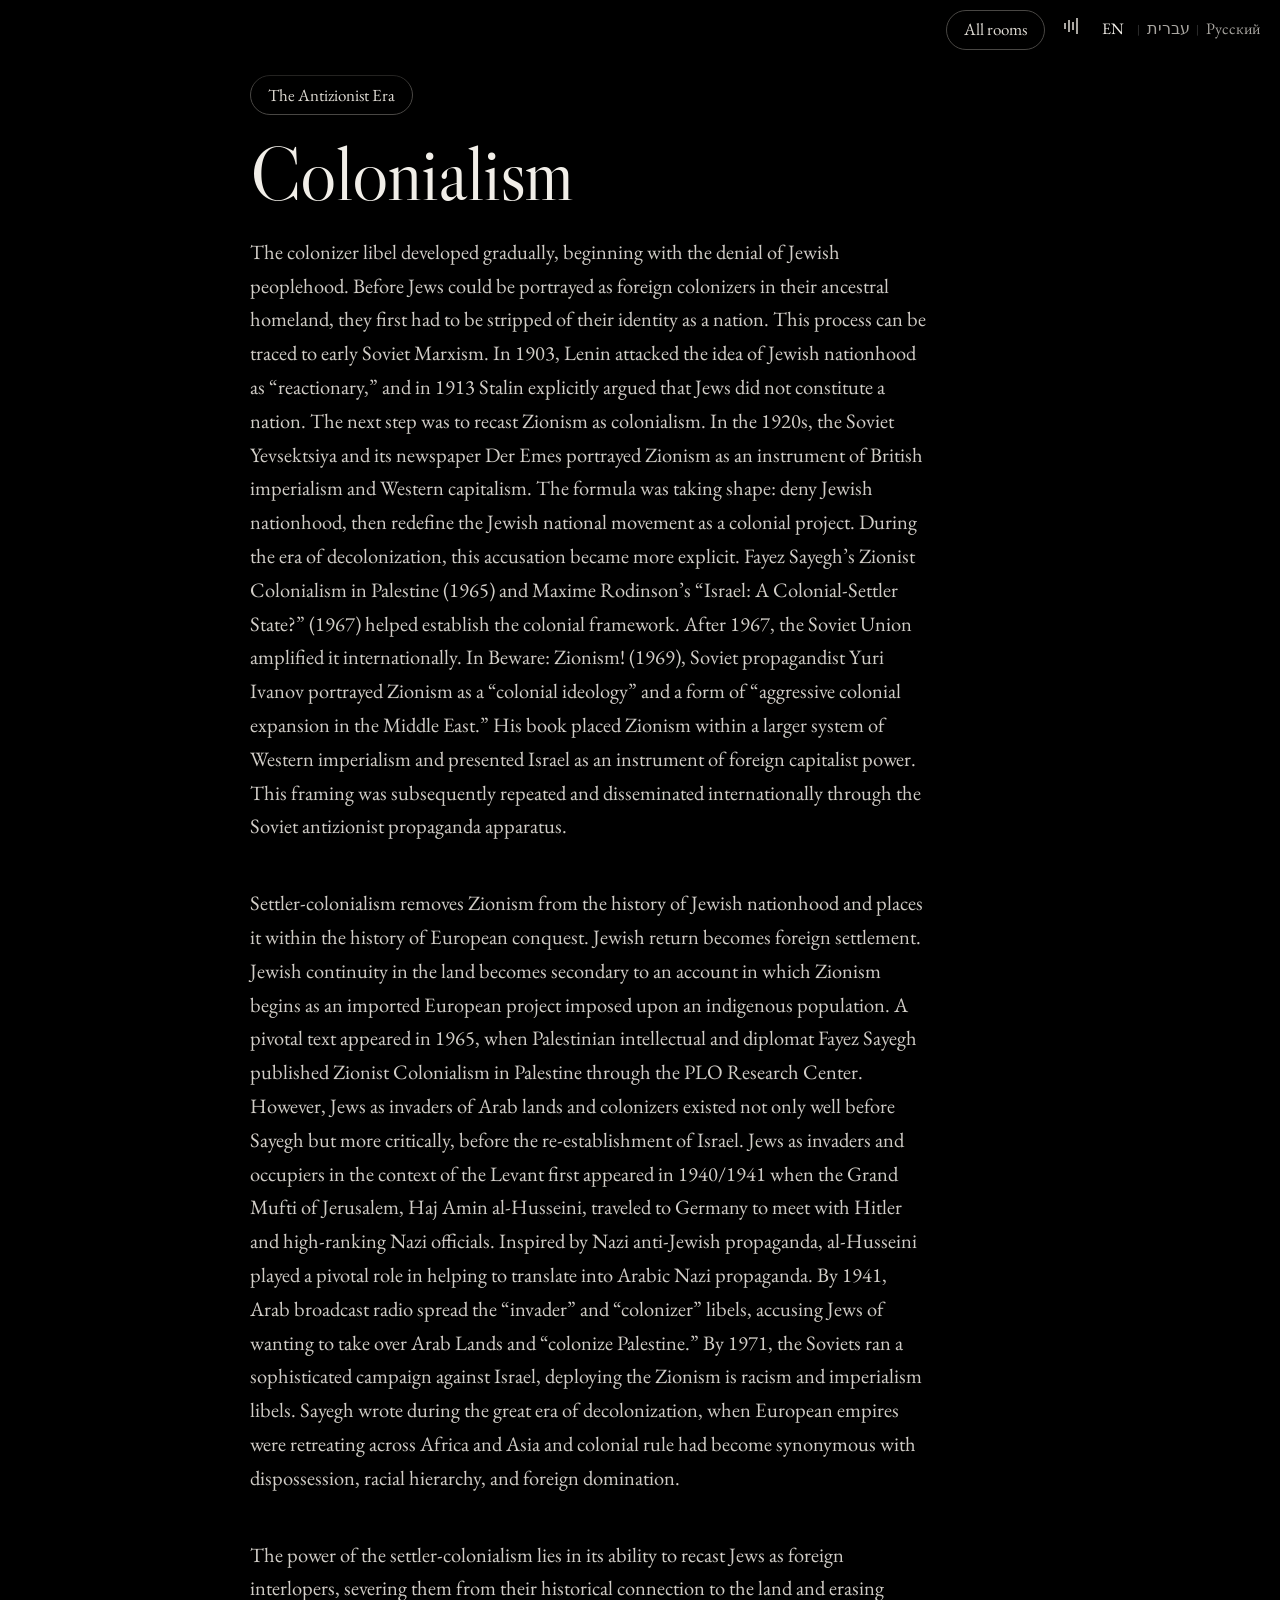
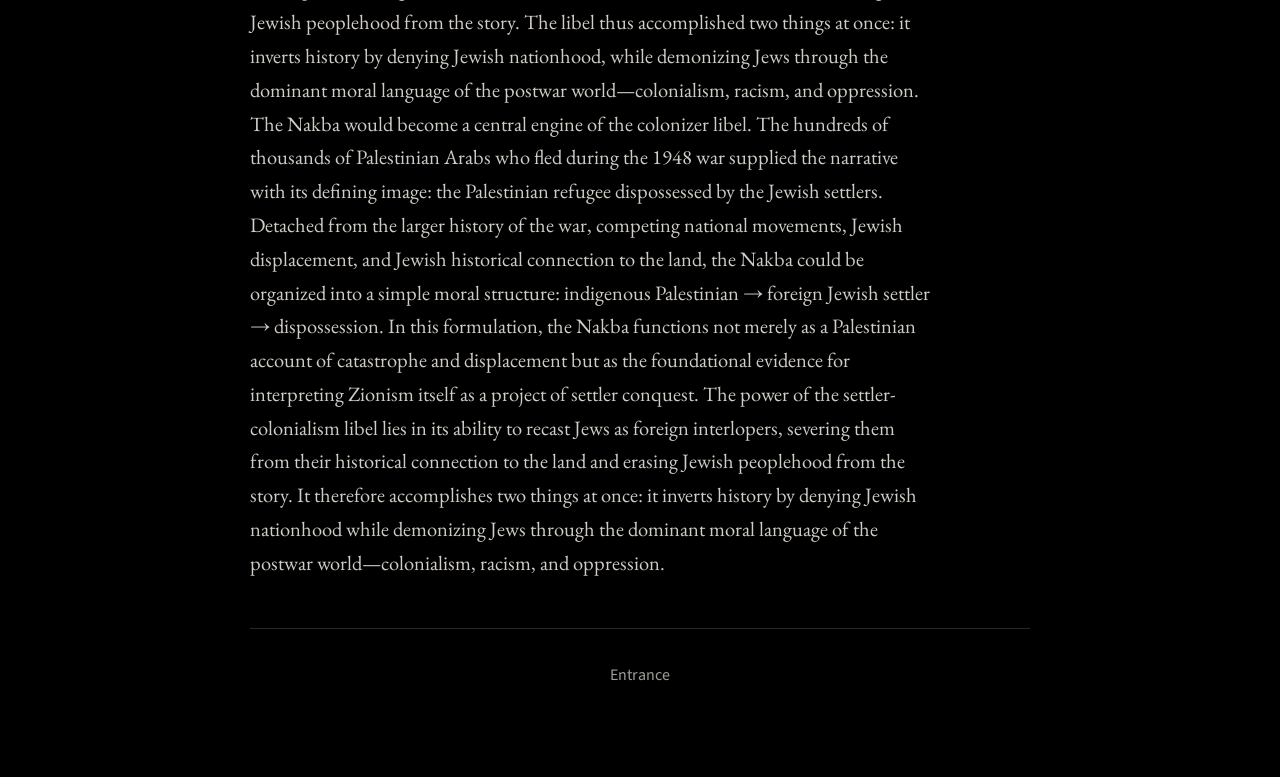
<file: colonialism.html>
<!DOCTYPE html>

<html dir="ltr" lang="en">
<head>
<meta charset="utf-8"/>
<meta content="width=device-width, initial-scale=1.0, viewport-fit=cover" name="viewport"/><meta content="dark" name="color-scheme"/>
<title>Colonialism | Three Eras of Jew-Hatred</title>
<!-- STOPAZ SEO START -->

<meta content="index,follow,max-image-preview:large" name="robots"/>
<meta content="#17171a" name="theme-color"/>
<link href="https://three-eras.github.io/colonialism.html" rel="canonical"/>
<meta content="website" property="og:type"/>
<meta content="Stop Antizionism" property="og:site_name"/>


<meta content="https://three-eras.github.io/colonialism.html" property="og:url"/>

<meta content="Antijudaism gallery — Stop Antizionism exhibition" property="og:image:alt"/>
<meta content="en_US" property="og:locale"/>
<meta content="summary_large_image" name="twitter:card"/>



<!-- STOPAZ SEO END -->
<link href="https://fonts.googleapis.com" rel="preconnect"/>
<link crossorigin="" href="https://fonts.gstatic.com" rel="preconnect"/>
<link href="https://fonts.googleapis.com/css2?family=EB+Garamond:wght@400;500&amp;family=Libre+Caslon+Display&amp;family=Cormorant+Garamond:wght@400;500;600&amp;family=Source+Sans+3:opsz,wght@8..60,300;8..60,400;8..60,500;8..60,600&amp;display=swap" rel="stylesheet"/>
<!-- MINIMALIST GALLERY FAVICON -->
<link href="data:image/svg+xml;utf8,&lt;svg xmlns='http://www.w3.org/2000/svg' viewBox='0 0 100 100'&gt;&lt;rect width='100' height='100' fill='%2317171a'/&gt;&lt;rect x='30' y='30' width='40' height='40' fill='%23ffffff'/&gt;&lt;/svg&gt;" rel="icon"/>
<link as="image" fetchpriority="high" href="antijudaism-1-720.webp" imagesizes="(max-width: 850px) 94vw, 46vw" imagesrcset="antijudaism-1-720.webp 720w, home-antijudaism-1280.webp 1280w" rel="preload" type="image/webp"/>
<link href="gallery-core.css" rel="stylesheet"/>
<style id="compact-controls-2026-08-15">
/* Smaller, quieter language/audio controls. */
.controls-nav{gap:.5rem!important}
.nav-box{font-size:.67rem!important;letter-spacing:1.05px!important;padding:4px 7px!important;gap:.24rem!important;min-height:0!important}
.lang-btn,.audio-btn,.home-btn{min-width:34px!important;min-height:34px!important;padding:0 4px!important}
@media(max-width:720px){
  .controls-nav{gap:.3rem!important}
  .nav-box{font-size:.61rem!important;letter-spacing:.7px!important;padding:3px 5px!important;gap:.1rem!important}
  .lang-btn,.audio-btn,.home-btn{min-width:36px!important;min-height:36px!important;padding:0 3px!important}
}
</style>
<style id="award-gallery-polish">
/* Exhibition polish: responsive archival imagery, source-aware zoom, quieter chrome. */
.responsive-art-picture{display:block;width:100%;height:auto}
.museum-frame>.responsive-art-picture{display:flex;width:100%;align-items:flex-start;justify-content:center}

.museum-frame img.gallery-image{
  --active-zoom:1.075;
  --hover-zoom:1.105;
  opacity:.08;
  filter:blur(7px) brightness(.88) contrast(1.01);
  transition:opacity .9s cubic-bezier(.16,1,.3,1),filter 1.25s ease,transform 9.5s cubic-bezier(.16,1,.3,1)!important;
  animation:archivalImageFailsafe .65s 3s forwards;
  backface-visibility:hidden;
}
.museum-frame img.gallery-image.is-loaded{
  opacity:1;
  filter:brightness(1) contrast(1.05);
}
.museum-frame img.gallery-image.quality-source-limited{
  --active-zoom:1.018;
  --hover-zoom:1.035;
  width:100%;
  max-width:min(86%,var(--native-display-max,680px));
  max-height:72vh;
  margin:auto;
}
.museum-frame img.gallery-image.quality-standard{
  --active-zoom:1.052;
  --hover-zoom:1.082;
}
.museum-frame img.gallery-image.quality-hires{
  --active-zoom:1.075;
  --hover-zoom:1.105;
}
.art-box.art-in-view .museum-frame img.gallery-image.is-loaded{
  transform:scale(var(--active-zoom));
  filter:brightness(1.045) contrast(1.07);
}
.art-box:hover .museum-frame img.gallery-image.is-loaded,
.art-box:focus-visible .museum-frame img.gallery-image.is-loaded{
  transform:scale(var(--hover-zoom));
  filter:brightness(1.085) contrast(1.085);
}
@keyframes archivalImageFailsafe{to{opacity:1;filter:brightness(1) contrast(1.05)}}

/* The enlargement affordance is a quiet museum-viewer mark, not a web badge. */
.click-hint{
  width:31px!important;
  height:31px!important;
  padding:0!important;
  display:grid!important;
  place-items:center;
  border-radius:50%!important;
  font-size:0!important;
  letter-spacing:0!important;
  color:transparent!important;
  background:rgba(14,14,18,.62)!important;
  border:1px solid rgba(255,255,255,.12)!important;
  opacity:.36!important;
  transform:none!important;
  backdrop-filter:blur(10px);
  box-shadow:0 6px 18px rgba(0,0,0,.18);
  transition:opacity .45s ease,transform .55s cubic-bezier(.16,1,.3,1),border-color .45s ease!important;
}
.click-hint::before{
  content:'+';
  color:rgba(255,255,255,.86);
  font:300 18px/1 -apple-system,BlinkMacSystemFont,"Segoe UI",sans-serif;
  transform:translateY(-1px);
}
.art-box:hover .click-hint,.art-box:focus-visible .click-hint{
  opacity:.82!important;
  transform:scale(1.08)!important;
  border-color:rgba(255,255,255,.24)!important;
}

/* Fixed controls recede while viewing the work; hover/focus restores them immediately. */
.controls-nav{
  transform-origin:top right;
  transition:opacity .42s ease,transform .55s cubic-bezier(.16,1,.3,1),filter .42s ease!important;
}
[dir="rtl"] .controls-nav{transform-origin:top left}
.controls-nav.chrome-quiet{
  opacity:.43;
  transform:translateY(-2px) scale(.91);
  filter:saturate(.82);
}
.controls-nav.chrome-moving{
  opacity:.17;
  transform:translateY(-5px) scale(.86);
}
.controls-nav.chrome-quiet .nav-box,
.controls-nav.chrome-moving .nav-box{
  background:rgba(18,18,22,.32);
  border-color:rgba(255,255,255,.045);
  box-shadow:none;
}
.controls-nav:hover,.controls-nav:focus-within{
  opacity:1!important;
  transform:none!important;
  filter:none!important;
}
@media(max-width:850px){
  .controls-nav.chrome-quiet{opacity:.62;transform:scale(.94)}
  .controls-nav.chrome-moving{opacity:.34;transform:scale(.91)}
  .museum-frame img.gallery-image.quality-source-limited{max-width:min(92%,var(--native-display-max,680px))}
}
@media(prefers-reduced-motion:reduce){
  .museum-frame img.gallery-image{opacity:1!important;filter:brightness(1) contrast(1.05)!important;animation:none!important;transition:none!important}
  .controls-nav{transition:none!important}
}
</style>
<style id="final-exhibition-system">
:root{--museum-sans:"Source Sans 3",-apple-system,BlinkMacSystemFont,"Segoe UI",sans-serif;--museum-serif:"Cormorant Garamond",Georgia,"Times New Roman",serif;--oxblood:#74262d;--oxblood-soft:rgba(116,38,45,.72)}
body{font-family:var(--museum-sans);font-optical-sizing:auto}
.hero-title,.info-title{font-family:var(--museum-serif);font-weight:500;letter-spacing:.005em}
.info-title{font-size:clamp(1.9rem,2.65vw,2.35rem);line-height:1.04;text-transform:none}
.hero-title{font-size:clamp(3.25rem,5vw,4.65rem);line-height:.98}
.info-category,.info-meta,.info-block h4,.history-panel h4,.timeline-node,.chronology-rail,.viewer-toolbar,.provenance-record{font-family:var(--museum-sans)}
.timeline-node{font-weight:600;letter-spacing:.16em;text-transform:uppercase;font-variant-caps:all-small-caps}
.info-block h4,.history-panel h4{font-weight:600;letter-spacing:.13em;text-transform:uppercase}
.info-meta{font-weight:400}
.info-meta strong{font-weight:600}
.info-category{font-weight:500;letter-spacing:.12em}
.wave-p{font-size:clamp(.98rem,1.05vw,1.04rem);line-height:1.56;letter-spacing:.002em}

/* History is a compact interpretive note under the artwork column only. */
.history-panel{min-height:0!important;padding:.72rem .9rem .78rem!important;margin-top:clamp(.75rem,1.2vw,1rem)!important;border-color:rgba(255,255,255,.045)!important;background:rgba(255,255,255,.015)!important}
.history-panel .wave-p{font-size:clamp(.94rem,1vw,.99rem);line-height:1.48}

/* The chronology records the visitor's passage: gray future, oxblood completed path. */
.timeline-section{--timeline-progress:0%;--focus-opacity:.86;--focus-brightness:.94}
.timeline-section::before{background:rgba(255,255,255,.075)!important}
.timeline-section::after{content:"";position:absolute;left:50%;top:0;width:1px;height:var(--timeline-progress);transform:translateX(-50%);background:linear-gradient(to bottom,rgba(116,38,45,.18),var(--oxblood-soft));pointer-events:none;z-index:0}
.timeline-section .exhibition-container{opacity:var(--focus-opacity);filter:brightness(var(--focus-brightness)) saturate(.92);transition:opacity .75s cubic-bezier(.16,1,.3,1),filter .75s ease}
.timeline-section.timeline-active .exhibition-container{opacity:1;filter:none}
.timeline-node{position:relative}
.timeline-node::after{content:"";position:absolute;left:50%;bottom:-.42rem;width:4px;height:4px;border-radius:50%;transform:translateX(-50%) scale(.55);background:transparent;transition:background .6s ease,transform .6s cubic-bezier(.16,1,.3,1),box-shadow .6s ease}
.timeline-active .timeline-node::after{background:var(--oxblood);transform:translateX(-50%) scale(1);box-shadow:0 0 0 4px rgba(116,38,45,.08)}
.timeline-active .timeline-node{border-color:rgba(255,255,255,.16)!important;box-shadow:0 12px 30px rgba(0,0,0,.28)!important}

/* Archive is an expandable provenance drawer, not another equal-weight card. */
.archive-provenance-block{padding:0!important;overflow:visible;background:rgba(255,255,255,.012)!important}
.archive-provenance-block>h4,.archive-provenance-block>.wave-p{display:none!important}
.archive-drawer{width:100%;border:0}
.archive-drawer summary{list-style:none;cursor:pointer;padding:.8rem .95rem .82rem;display:flex;align-items:center;justify-content:space-between;gap:1rem;color:#c6c6d0;font-size:.76rem;letter-spacing:1.4px;text-transform:uppercase;user-select:none}
.archive-drawer summary::-webkit-details-marker{display:none}
.archive-drawer summary::after{content:"+";font-size:1rem;font-weight:300;color:rgba(255,255,255,.52);transition:transform .45s cubic-bezier(.16,1,.3,1),color .45s ease}
.archive-drawer[open] summary::after{transform:rotate(45deg);color:#fff}
.provenance-record{padding:0 .95rem .95rem;border-top:1px solid rgba(255,255,255,.04);font-size:.82rem;line-height:1.42;color:#cfcfd7}
.provenance-row{display:grid;grid-template-columns:minmax(6.6rem,.36fr) 1fr;gap:.8rem;padding:.55rem 0;border-bottom:1px solid rgba(255,255,255,.035)}
.provenance-row:last-child{border-bottom:0}
.provenance-key{font-size:.68rem;letter-spacing:1.2px;text-transform:uppercase;color:#83838f}
.provenance-value{color:#e7e7ed;overflow-wrap:anywhere}

/* Edge chronology: almost absent until the visitor asks for it. */
.chronology-rail{position:fixed;left:0;top:50%;transform:translateY(-50%);z-index:88;display:flex;align-items:stretch;color:#9b9ba6}
.chronology-current{display:none}
.chronology-list{display:flex;flex-direction:column;gap:1px;padding:.45rem .38rem .45rem .25rem;background:linear-gradient(to right,rgba(15,15,19,.76),rgba(15,15,19,.08));backdrop-filter:blur(10px);opacity:.22;transform:translateX(calc(-100% + 8px));transition:opacity .45s ease,transform .55s cubic-bezier(.16,1,.3,1)}
.chronology-rail:hover .chronology-list,.chronology-rail:focus-within .chronology-list{opacity:.96;transform:translateX(0)}
.chronology-item{appearance:none;border:0;background:none;color:inherit;font:500 .67rem/1 var(--museum-sans);letter-spacing:1.3px;padding:.34rem .42rem .34rem .65rem;text-align:left;cursor:pointer;position:relative;white-space:nowrap}
.chronology-item::before{content:"";position:absolute;left:.1rem;top:50%;width:3px;height:3px;border-radius:50%;background:rgba(255,255,255,.18);transform:translateY(-50%);transition:background .4s ease,transform .4s ease}
.chronology-item.is-active{color:#fff}
.chronology-item.is-active::before{background:var(--oxblood);transform:translateY(-50%) scale(1.25)}

/* Full-screen object viewer. It uses the original source image, then lets the visitor inspect it. */
#lightbox{padding:0!important;background:rgba(7,7,10,.985)!important;backdrop-filter:blur(18px)!important;overflow:hidden}
#object-viewer-stage{position:absolute;inset:0;display:grid;place-items:center;overflow:hidden;touch-action:none;cursor:grab}
#object-viewer-stage.is-dragging{cursor:grabbing}
#lightbox-img{max-width:92vw!important;max-height:88svh!important;width:auto;height:auto;border:0!important;box-shadow:0 28px 90px rgba(0,0,0,.78)!important;transform-origin:center center;transition:none!important;will-change:transform;user-select:none;-webkit-user-drag:none}
#lightbox.active #lightbox-img{transform:none}
#lightbox-close{z-index:5;top:max(.7rem,env(safe-area-inset-top))!important;right:max(.8rem,env(safe-area-inset-right))!important;width:42px!important;height:42px!important;font:300 1.8rem/1 var(--museum-sans)!important;border:1px solid rgba(255,255,255,.1)!important;background:rgba(10,10,14,.42)!important;backdrop-filter:blur(12px);border-radius:50%;display:grid;place-items:center;padding:0!important}
.viewer-toolbar{position:absolute;z-index:5;left:50%;bottom:max(1rem,env(safe-area-inset-bottom));transform:translateX(-50%);display:flex;align-items:center;gap:.2rem;padding:.28rem;background:rgba(10,10,14,.52);border:1px solid rgba(255,255,255,.08);border-radius:999px;backdrop-filter:blur(14px)}
.viewer-tool{appearance:none;border:0;background:transparent;color:#d8d8e0;width:36px;height:34px;border-radius:999px;font:400 1rem/1 var(--museum-sans);cursor:pointer}
.viewer-tool:hover,.viewer-tool:focus-visible{background:rgba(255,255,255,.07);color:#fff}
.viewer-provenance{position:absolute;z-index:5;left:max(1rem,env(safe-area-inset-left));bottom:max(1rem,env(safe-area-inset-bottom));width:min(28rem,calc(100vw - 2rem));color:#d7d7de}
.viewer-provenance summary{list-style:none;cursor:pointer;display:inline-flex;align-items:center;gap:.6rem;padding:.48rem .7rem;border:1px solid rgba(255,255,255,.08);background:rgba(10,10,14,.48);backdrop-filter:blur(14px);border-radius:2px;font:.66rem/1 var(--museum-sans);letter-spacing:1.5px;text-transform:uppercase}
.viewer-provenance summary::-webkit-details-marker{display:none}
.viewer-provenance-panel{margin-top:.45rem;padding:.85rem .95rem;background:rgba(10,10,14,.88);border:1px solid rgba(255,255,255,.08);backdrop-filter:blur(16px);font:.82rem/1.45 var(--museum-sans)}
#lightbox-caption{position:absolute;z-index:4;top:max(1.1rem,env(safe-area-inset-top));left:50%;transform:translateX(-50%);margin:0!important;max-width:min(58vw,760px);font-family:var(--museum-serif);font-size:clamp(1rem,1.6vw,1.35rem)!important;letter-spacing:.01em!important;text-transform:none!important;color:rgba(255,255,255,.78)!important;pointer-events:none}
#lightbox-caption{display:flex;flex-direction:column;align-items:center;gap:.2rem;text-align:center}
.viewer-caption-title{font-family:var(--museum-serif)}
.viewer-caption-date{font:500 .62rem/1.2 var(--museum-sans);letter-spacing:1.45px;text-transform:uppercase;color:rgba(255,255,255,.48)}

/* Mobile is deliberately recomposed rather than a squeezed desktop installation. */
@media(max-width:850px){
  .exhibition-section{padding:4.35rem .9rem 5.2rem!important;min-height:auto!important}
  .exhibition-container{display:flex!important;flex-direction:column!important;gap:1rem!important;padding:0!important}
  .art-box{order:1;width:100%;margin:0!important}
  .info-panel,.timeline-art-right .info-panel{order:2;width:100%;padding:0!important;gap:.68rem!important}
  .history-panel,.timeline-art-right .history-panel{order:3;width:100%!important;margin-top:.25rem!important;padding:.72rem .82rem .78rem!important}
  .museum-frame{min-height:0!important;max-height:70svh!important}
  .museum-frame>.responsive-art-picture{max-height:70svh}
  .museum-frame img.gallery-image{max-height:70svh!important;max-width:100%!important;width:auto!important}
  .museum-frame img.gallery-image.quality-source-limited{max-width:min(92%,var(--native-display-max,680px))!important}
  .info-category{margin-top:.35rem}
  .info-title{font-size:clamp(2rem,9vw,2.75rem);line-height:1}
  .info-meta{font-size:.9rem}
  .info-block{padding:.78rem .88rem .82rem!important}
  .timeline-section::before,.timeline-section::after,.timeline-section .exhibition-container::after,.timeline-marker{display:none!important}
  .timeline-section .exhibition-container{opacity:1!important;filter:none!important}
  .chronology-rail{left:max(.65rem,env(safe-area-inset-left));top:max(.72rem,env(safe-area-inset-top));bottom:auto;transform:none;display:block;z-index:96}
  .chronology-current{display:inline-flex;align-items:center;justify-content:center;min-width:3.8rem;height:34px;padding:0 .72rem;border:1px solid rgba(255,255,255,.1);background:rgba(12,12,16,.68);backdrop-filter:blur(14px);color:#e7e7ed;border-radius:999px;font:500 .68rem/1 var(--museum-sans);letter-spacing:1.2px}
  .chronology-current::before{content:"";width:4px;height:4px;border-radius:50%;background:var(--oxblood);margin-right:.45rem}
  [dir="rtl"] .chronology-current::before{margin-right:0;margin-left:.45rem}
  .chronology-list{position:absolute;left:0;top:2.65rem;bottom:auto;max-height:58svh;overflow:auto;padding:.4rem;background:rgba(10,10,14,.94);border:1px solid rgba(255,255,255,.08);border-radius:4px;opacity:0;pointer-events:none;transform:translateY(8px);transition:opacity .3s ease,transform .35s cubic-bezier(.16,1,.3,1)}
  .chronology-rail.is-open .chronology-list{opacity:1;pointer-events:auto;transform:none}
  .chronology-item{min-width:5.3rem;padding:.5rem .6rem .5rem .8rem}
  .viewer-provenance{bottom:max(4.4rem,calc(env(safe-area-inset-bottom) + 4.1rem));width:calc(100vw - 2rem)}
  .viewer-toolbar{bottom:max(.8rem,env(safe-area-inset-bottom))}
  #lightbox-caption{top:max(.9rem,env(safe-area-inset-top));max-width:66vw;font-size:1rem!important}
}

@media(prefers-reduced-motion:reduce){.timeline-section .exhibition-container,.chronology-list,.timeline-node::after{transition:none!important}}
</style>
<style id="history-side-override">
/* Desktop: keep History in the text column and prevent it from falling below the artwork frame. */
@media (min-width: 851px) {
  .info-panel {
    height: var(--art-height, auto) !important;
    max-height: var(--art-height, none) !important;
    overflow: hidden;
  }
  .history-panel,
  .timeline-art-right .history-panel {
    grid-column: auto !important;
    grid-row: auto !important;
    width: auto !important;
    margin-top: 0.12rem !important;
    padding: 0.82rem 0.98rem 0.88rem !important;
    background: rgba(255,255,255,0.02) !important;
    border: 0 !important;
    border-left: 1px solid rgba(255,255,255,0.06) !important;
    border-radius: 0 4px 4px 0 !important;
    box-shadow: none !important;
    flex: 1 1 auto;
    min-height: 0;
    overflow-y: auto;
  }
  .history-panel.archive-stagger-block.pop-in:hover,
  .history-panel.archive-stagger-block.pop-in:active {
    transform: translateY(-7px) scale(1.012) !important;
    border-left-color: rgba(255,255,255,0.2) !important;
    background: rgba(255,255,255,0.045) !important;
    box-shadow: 0 18px 34px rgba(0,0,0,0.16) !important;
  }
  .timeline-art-right .history-panel {
    border-left: 0 !important;
    border-right: 1px solid rgba(255,255,255,0.06) !important;
    border-radius: 4px 0 0 4px !important;
  }
  .history-panel h4 {
    margin-bottom: 0.24rem !important;
  }
  .history-panel .wave-p {
    font-size: clamp(0.92rem,0.98vw,0.98rem) !important;
    line-height: 1.5 !important;
  }
}
@media (max-width: 850px) {
  .info-panel {height:auto !important;max-height:none !important;overflow:visible !important;}
}
</style>
<style id="v6-gallery-layout-fixes">
/* Keep the Antizionism hero title on one line on desktop. */
@media (min-width: 851px) {
  body[data-antizionism-timeline] .hero-title {
    font-size:clamp(2.75rem,3.85vw,3.8rem)!important;
    line-height:1!important;
    white-space:nowrap!important;
    letter-spacing:.002em!important;
  }

  /* Year belongs to the central chronology gutter, never on top of the object title. */
  .timeline-marker {
    top:0!important;
    transform:translate(-50%,-135%)!important;
  }

  /* Compact only as much as needed to guarantee a visible History field. */
  .info-panel {
    gap:.56rem!important;
  }
  .info-panel.is-tight {
    gap:.42rem!important;
  }
  .info-panel.is-tighter {
    gap:.32rem!important;
  }
  .info-panel.is-tight .info-title,
  .info-panel.is-tighter .info-title {
    font-size:clamp(1.72rem,2.25vw,2.08rem)!important;
    line-height:1.06!important;
    padding-bottom:.42rem!important;
  }
  .info-panel.is-tight .info-meta,
  .info-panel.is-tighter .info-meta {
    font-size:.9rem!important;
    gap:.14rem!important;
  }
  .info-panel.is-tight .info-block {
    padding:.64rem .82rem .68rem!important;
  }
  .info-panel.is-tighter .info-block {
    padding:.52rem .75rem .56rem!important;
  }
  .info-panel.is-tight .wave-p,
  .info-panel.is-tighter .wave-p {
    font-size:.91rem!important;
    line-height:1.42!important;
    min-height:0!important;
  }
  .history-panel,
  .timeline-art-right .history-panel {
    min-height:78px!important;
    margin-top:.08rem!important;
    scrollbar-width:thin;
  }
}

/* The title word animation cannot descend into Creator/Date while settling. */
.info-title .wave-word {
  animation-name:infoTitleWordReveal!important;
}
@keyframes infoTitleWordReveal {
  0% { opacity:0; transform:translateY(.26em) rotateX(-16deg); filter:blur(4px); }
  64% { opacity:1; transform:translateY(-.015em) rotateX(1deg); filter:blur(.2px); }
  100% { opacity:1; transform:none; filter:none; }
}
.info-title {
  margin-bottom:.08rem!important;
}

/* Header controls exist only at the top of the gallery. */
.controls-nav.chrome-hidden {
  opacity:0!important;
  transform:translateY(-14px) scale(.97)!important;
  filter:none!important;
  pointer-events:none!important;
  visibility:hidden;
  transition:opacity .26s ease,transform .34s cubic-bezier(.16,1,.3,1),visibility 0s linear .34s!important;
}
.controls-nav:not(.chrome-hidden) {
  visibility:visible;
}

/* Restore the deeper, longer museum drift zoom. Low-resolution sources stay conservative. */
.museum-frame img.gallery-image {
  --active-zoom:1.30!important;
  --hover-zoom:1.39!important;
  transition:opacity .9s cubic-bezier(.16,1,.3,1),filter 1.25s ease,transform 14.5s cubic-bezier(.16,1,.3,1)!important;
}
.museum-frame img.gallery-image.quality-source-limited {
  --active-zoom:1.045!important;
  --hover-zoom:1.075!important;
}
.museum-frame img.gallery-image.quality-standard {
  --active-zoom:1.27!important;
  --hover-zoom:1.36!important;
}
.museum-frame img.gallery-image.quality-hires {
  --active-zoom:1.32!important;
  --hover-zoom:1.42!important;
}
@media (max-width:850px) {
  .timeline-marker {display:none!important;}
  .info-title {margin-bottom:0!important;}
}
</style>
<style id="v7-static-clarity">
.info-panel::before,.info-block::before,.info-block::after,.timeline-art-right .info-panel::before,.timeline-art-right .info-panel>.info-block::before,.timeline-art-right .info-panel>.info-block::after{display:none!important;content:none!important}
.info-category,.info-title,.info-meta,.info-panel>.info-block,.history-panel{flex-shrink:0}
.exhibit-image-button{cursor:zoom-in!important}
</style>
<style id="wall-archive-hidden-style">.wall-archive-hidden{display:none!important}</style>
<link href="final.css" rel="stylesheet"/>
<link rel="stylesheet" href="room-entry.css?v=20260929-entry-polish"/>
<script src="room-entry.js?v=20260929-entry-polish"></script>
<link rel="stylesheet" href="https://fonts.googleapis.com/css2?family=EB+Garamond:wght@400;500&family=Noto+Serif+Hebrew:wght@400;500&display=swap"/>
<script src="gallery-audio.js?v=20260929-entry-polish"></script>
<link rel="stylesheet" href="gallery-finish.css?v=20260929-libel-pages"/>
<link rel="stylesheet" href="site-finish-v30.css?v=20261009v33"><link rel="stylesheet" href="title-lines-v35.css?v=20261010v42"></head>
<body>
<a class="skip-link" data-en="Skip to main content" data-he="דילוג לתוכן הראשי" data-ru="Перейти к основному содержанию" href="#gallery">Skip to main content</a>
<!-- LAZY GLIDING AMBIENT LIGHT OVERLAY -->
<div id="ambient-light"></div>
<!-- BACKGROUND AUDIO ELEMENT -->
<audio id="bg-audio" loop preload="metadata" src="lacrymosa-piano.mp3"></audio>
<!-- MINIMALIST CONTROLS NAVBAR -->
<nav aria-label="Page controls" class="controls-nav" data-aria-en="Page controls" data-aria-he="פקדי עמוד" data-aria-ru="Элементы управления страницей"><div class="nav-box"><a aria-label="Return to the three eras" class="home-btn room-pill" data-aria-en="Return to the three eras" data-aria-he="חזרה לשלוש התקופות" data-aria-ru="Вернуться к трём эпохам" data-en="All rooms" data-he="כל החדרים" data-ru="Все залы" href="gallery.html">All rooms</a></div>
<div class="nav-box">
<button aria-pressed="false" class="audio-btn" data-en="AUDIO: OFF" data-he="שמע: כבוי" data-ru="ЗВУК: ВЫКЛ" id="audio-btn" type="button">AUDIO: OFF</button>
</div>
<div class="nav-box">
<button aria-label="Switch language to English" class="lang-btn active" data-aria-en="Switch language to English" data-aria-he="החלפת השפה לאנגלית" data-aria-ru="Переключить язык на английский" id="btn-en" type="button">EN</button>
<span style="color:#444;">|</span>
<button aria-label="Switch language to Hebrew" class="lang-btn" data-aria-en="Switch language to Hebrew" data-aria-he="החלפת השפה לעברית" data-aria-ru="Переключить язык на иврит" id="btn-he" type="button">עברית</button>
<span style="color:#444;">|</span>
<button aria-label="Switch language to Russian" class="lang-btn" data-aria-en="Switch language to Russian" data-aria-he="החלפת השפה לרוסית" data-aria-ru="Переключить язык на русский" id="btn-ru" type="button">Русский</button>
</div>
</nav>
<!-- FULLSCREEN LIGHTBOX MODAL -->
<div aria-hidden="true" aria-label="Enlarged artwork" aria-labelledby="lightbox-caption" aria-modal="true" id="lightbox" role="dialog" tabindex="-1">
<button aria-label="Close enlarged artwork" data-aria-en="Close enlarged artwork" data-aria-he="סגירת היצירה המוגדלת" data-aria-ru="Закрыть увеличенное изображение" id="lightbox-close" type="button">×</button>
<img alt="Enlarged Artwork" id="lightbox-img"/>
<div id="lightbox-caption"></div>
</div>
<main id="gallery" tabindex="-1"><header class="libel-page-heading"><a class="room-pill" href="exhibition.html" data-en="The Antizionist Era" data-he="התקופה האנטי־ציונית" data-ru="Антисионистская эпоха">The Antizionist Era</a><h1>Colonialism</h1></header><section class="naya-source-update libel-essay"><p data-en="The colonizer libel developed gradually, beginning with the denial of Jewish peoplehood. Before Jews could be portrayed as foreign colonizers in their ancestral homeland, they first had to be stripped of their identity as a nation. This process can be traced to early Soviet Marxism. In 1903, Lenin attacked the idea of Jewish nationhood as “reactionary,” and in 1913 Stalin explicitly argued that Jews did not constitute a nation. The next step was to recast Zionism as colonialism. In the 1920s, the Soviet Yevsektsiya and its newspaper Der Emes portrayed Zionism as an instrument of British imperialism and Western capitalism. The formula was taking shape: deny Jewish nationhood, then redefine the Jewish national movement as a colonial project.">The colonizer libel developed gradually, beginning with the denial of Jewish peoplehood. Before Jews could be portrayed as foreign colonizers in their ancestral homeland, they first had to be stripped of their identity as a nation. This process can be traced to early Soviet Marxism. In 1903, Lenin attacked the idea of Jewish nationhood as “reactionary,” and in 1913 Stalin explicitly argued that Jews did not constitute a nation. The next step was to recast Zionism as colonialism. In the 1920s, the Soviet Yevsektsiya and its newspaper Der Emes portrayed Zionism as an instrument of British imperialism and Western capitalism. The formula was taking shape: deny Jewish nationhood, then redefine the Jewish national movement as a colonial project.</p><p data-en="During the era of decolonization, this accusation became more explicit. Fayez Sayegh’s Zionist Colonialism in Palestine (1965) and Maxime Rodinson’s “Israel: A Colonial-Settler State?” (1967) helped establish the colonial framework. After 1967, the Soviet Union amplified it internationally. In Beware: Zionism! (1969), Soviet propagandist Yuri Ivanov portrayed Zionism as a “colonial ideology” and a form of “aggressive colonial expansion in the Middle East.” His book placed Zionism within a larger system of Western imperialism and presented Israel as an instrument of foreign capitalist power. This framing was subsequently repeated and disseminated internationally through the Soviet antizionist propaganda apparatus.">During the era of decolonization, this accusation became more explicit. Fayez Sayegh’s Zionist Colonialism in Palestine (1965) and Maxime Rodinson’s “Israel: A Colonial-Settler State?” (1967) helped establish the colonial framework. After 1967, the Soviet Union amplified it internationally. In Beware: Zionism! (1969), Soviet propagandist Yuri Ivanov portrayed Zionism as a “colonial ideology” and a form of “aggressive colonial expansion in the Middle East.” His book placed Zionism within a larger system of Western imperialism and presented Israel as an instrument of foreign capitalist power. This framing was subsequently repeated and disseminated internationally through the Soviet antizionist propaganda apparatus.</p><p data-en="Settler-colonialism removes Zionism from the history of Jewish nationhood and places it within the history of European conquest. Jewish return becomes foreign settlement. Jewish continuity in the land becomes secondary to an account in which Zionism begins as an imported European project imposed upon an indigenous population.">Settler-colonialism removes Zionism from the history of Jewish nationhood and places it within the history of European conquest. Jewish return becomes foreign settlement. Jewish continuity in the land becomes secondary to an account in which Zionism begins as an imported European project imposed upon an indigenous population.</p><p data-en="A pivotal text appeared in 1965, when Palestinian intellectual and diplomat Fayez Sayegh published Zionist Colonialism in Palestine through the PLO Research Center. However, Jews as invaders of Arab lands and colonizers existed not only well before Sayegh but more critically, before the re-establishment of Israel. Jews as invaders and occupiers in the context of the Levant first appeared in 1940/1941 when the Grand Mufti of Jerusalem, Haj Amin al-Husseini, traveled to Germany to meet with Hitler and high-ranking Nazi officials. Inspired by Nazi anti-Jewish propaganda, al-Husseini played a pivotal role in helping to translate into Arabic Nazi propaganda. By 1941, Arab broadcast radio spread the “invader” and “colonizer” libels, accusing Jews of wanting to take over Arab Lands and “colonize Palestine.” By 1971, the Soviets ran a sophisticated campaign against Israel, deploying the Zionism is racism and imperialism libels.">A pivotal text appeared in 1965, when Palestinian intellectual and diplomat Fayez Sayegh published Zionist Colonialism in Palestine through the PLO Research Center. However, Jews as invaders of Arab lands and colonizers existed not only well before Sayegh but more critically, before the re-establishment of Israel. Jews as invaders and occupiers in the context of the Levant first appeared in 1940/1941 when the Grand Mufti of Jerusalem, Haj Amin al-Husseini, traveled to Germany to meet with Hitler and high-ranking Nazi officials. Inspired by Nazi anti-Jewish propaganda, al-Husseini played a pivotal role in helping to translate into Arabic Nazi propaganda. By 1941, Arab broadcast radio spread the “invader” and “colonizer” libels, accusing Jews of wanting to take over Arab Lands and “colonize Palestine.” By 1971, the Soviets ran a sophisticated campaign against Israel, deploying the Zionism is racism and imperialism libels.</p><p data-en="Sayegh wrote during the great era of decolonization, when European empires were retreating across Africa and Asia and colonial rule had become synonymous with dispossession, racial hierarchy, and foreign domination. The power of the settler-colonialism lies in its ability to recast Jews as foreign interlopers, severing them from their historical connection to the land and erasing Jewish peoplehood from the story. The libel thus accomplished two things at once: it inverts history by denying Jewish nationhood,  while demonizing Jews through the dominant moral language of the postwar world—colonialism, racism, and oppression.">Sayegh wrote during the great era of decolonization, when European empires were retreating across Africa and Asia and colonial rule had become synonymous with dispossession, racial hierarchy, and foreign domination. The power of the settler-colonialism lies in its ability to recast Jews as foreign interlopers, severing them from their historical connection to the land and erasing Jewish peoplehood from the story. The libel thus accomplished two things at once: it inverts history by denying Jewish nationhood,  while demonizing Jews through the dominant moral language of the postwar world—colonialism, racism, and oppression.</p><p data-en="The Nakba would become a central engine of the colonizer libel. The hundreds of thousands of Palestinian Arabs who fled during the 1948 war supplied the narrative with its defining image: the Palestinian refugee dispossessed by the Jewish settlers. Detached from the larger history of the war, competing national movements, Jewish displacement, and Jewish historical connection to the land, the Nakba could be organized into a simple moral structure: indigenous Palestinian → foreign Jewish settler → dispossession. In this formulation, the Nakba functions not merely as a Palestinian account of catastrophe and displacement but as the foundational evidence for interpreting Zionism itself as a project of settler conquest.">The Nakba would become a central engine of the colonizer libel. The hundreds of thousands of Palestinian Arabs who fled during the 1948 war supplied the narrative with its defining image: the Palestinian refugee dispossessed by the Jewish settlers. Detached from the larger history of the war, competing national movements, Jewish displacement, and Jewish historical connection to the land, the Nakba could be organized into a simple moral structure: indigenous Palestinian → foreign Jewish settler → dispossession. In this formulation, the Nakba functions not merely as a Palestinian account of catastrophe and displacement but as the foundational evidence for interpreting Zionism itself as a project of settler conquest.</p><p data-en="The power of the settler-colonialism libel lies in its ability to recast Jews as foreign interlopers, severing them from their historical connection to the land and erasing Jewish peoplehood from the story. It therefore accomplishes two things at once: it inverts history by denying Jewish nationhood while demonizing Jews through the dominant moral language of the postwar world—colonialism, racism, and oppression.">The power of the settler-colonialism libel lies in its ability to recast Jews as foreign interlopers, severing them from their historical connection to the land and erasing Jewish peoplehood from the story. It therefore accomplishes two things at once: it inverts history by denying Jewish nationhood while demonizing Jews through the dominant moral language of the postwar world—colonialism, racism, and oppression.</p></section></main>
<!-- EXHIBITION FOOTER STATEMENT -->
<footer class="exhibition-footer era-bottom-nav">
<a class="era-entrance-link" data-en="Entrance" data-he="כניסה" data-ru="Вход" href="index.html">Entrance</a>
</footer>
<!-- INTERACTIVE JAVASCRIPT -->
<script src="gallery.js?v=20260924-languages-music"></script><script src="final.js?v=20260929-public-final"></script><script src="title-lines-v35.js?v=20261009v36"></script></body>
</html>
</file>
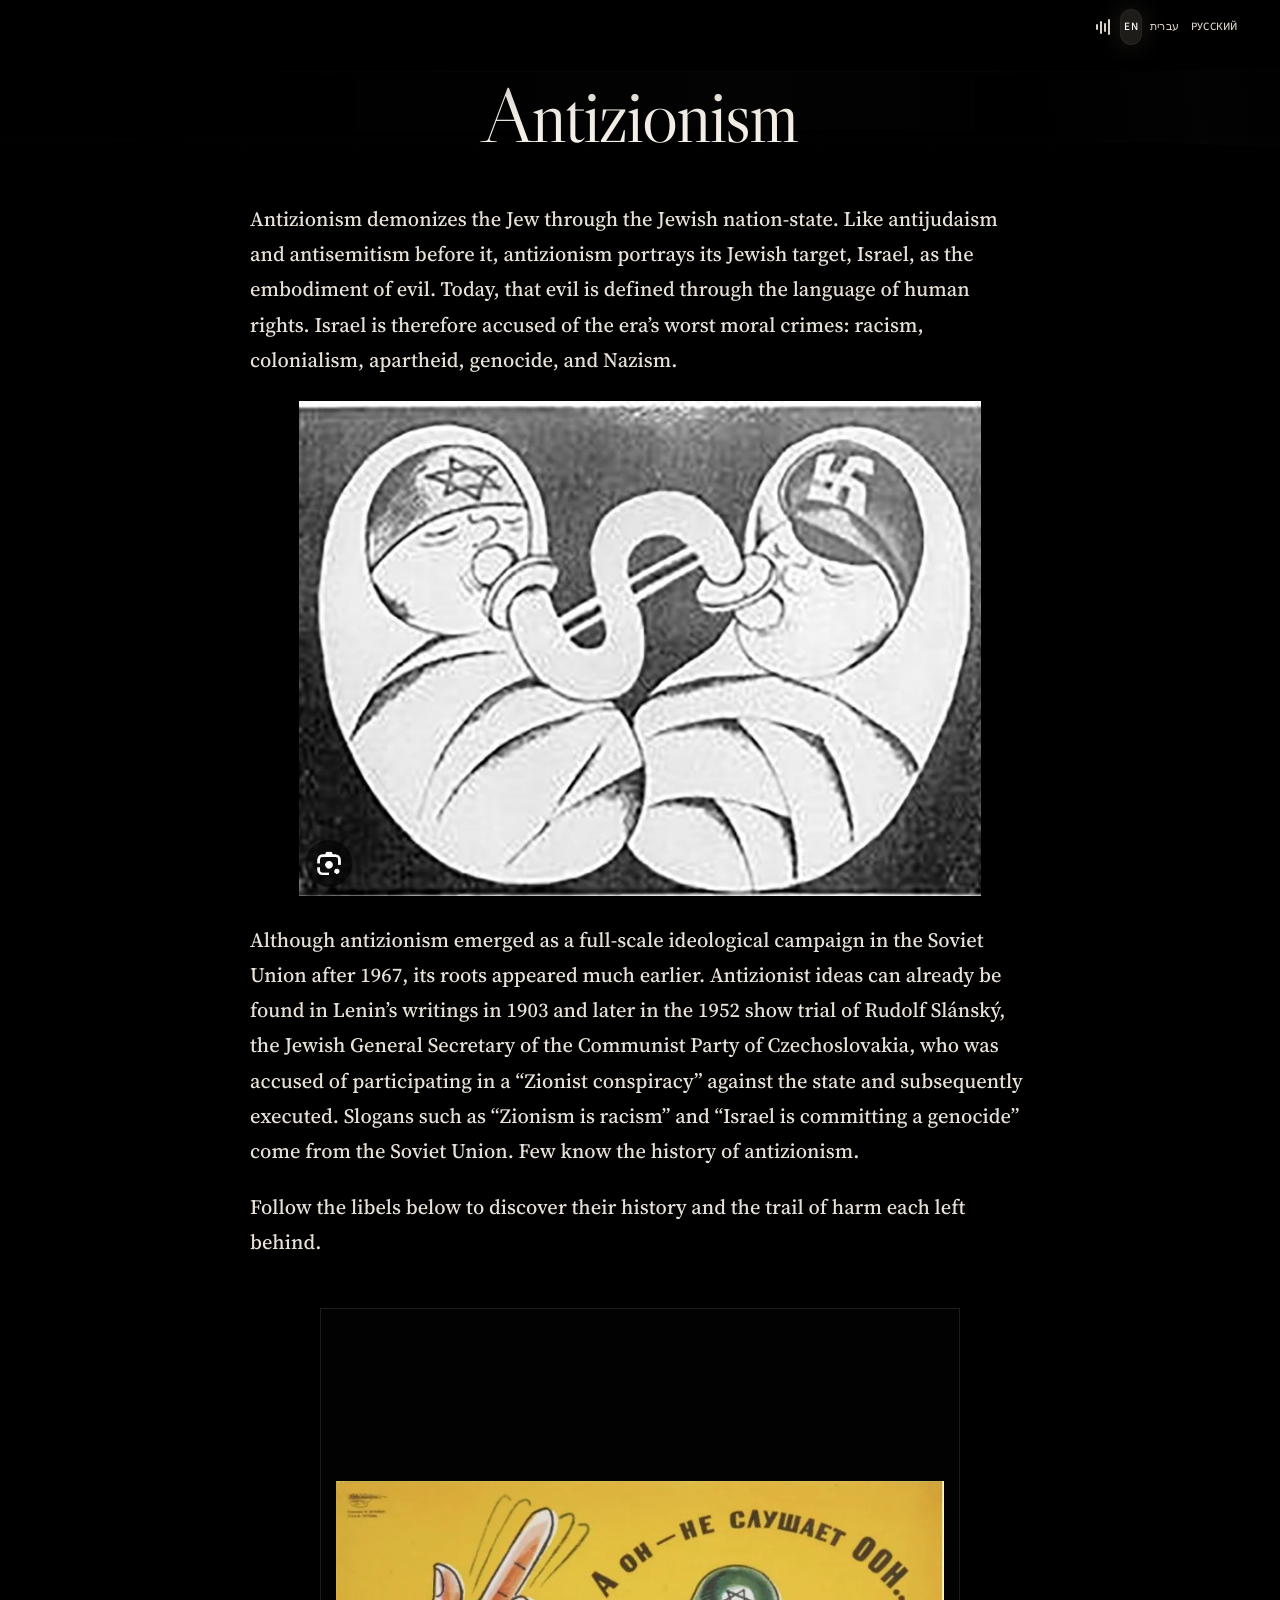
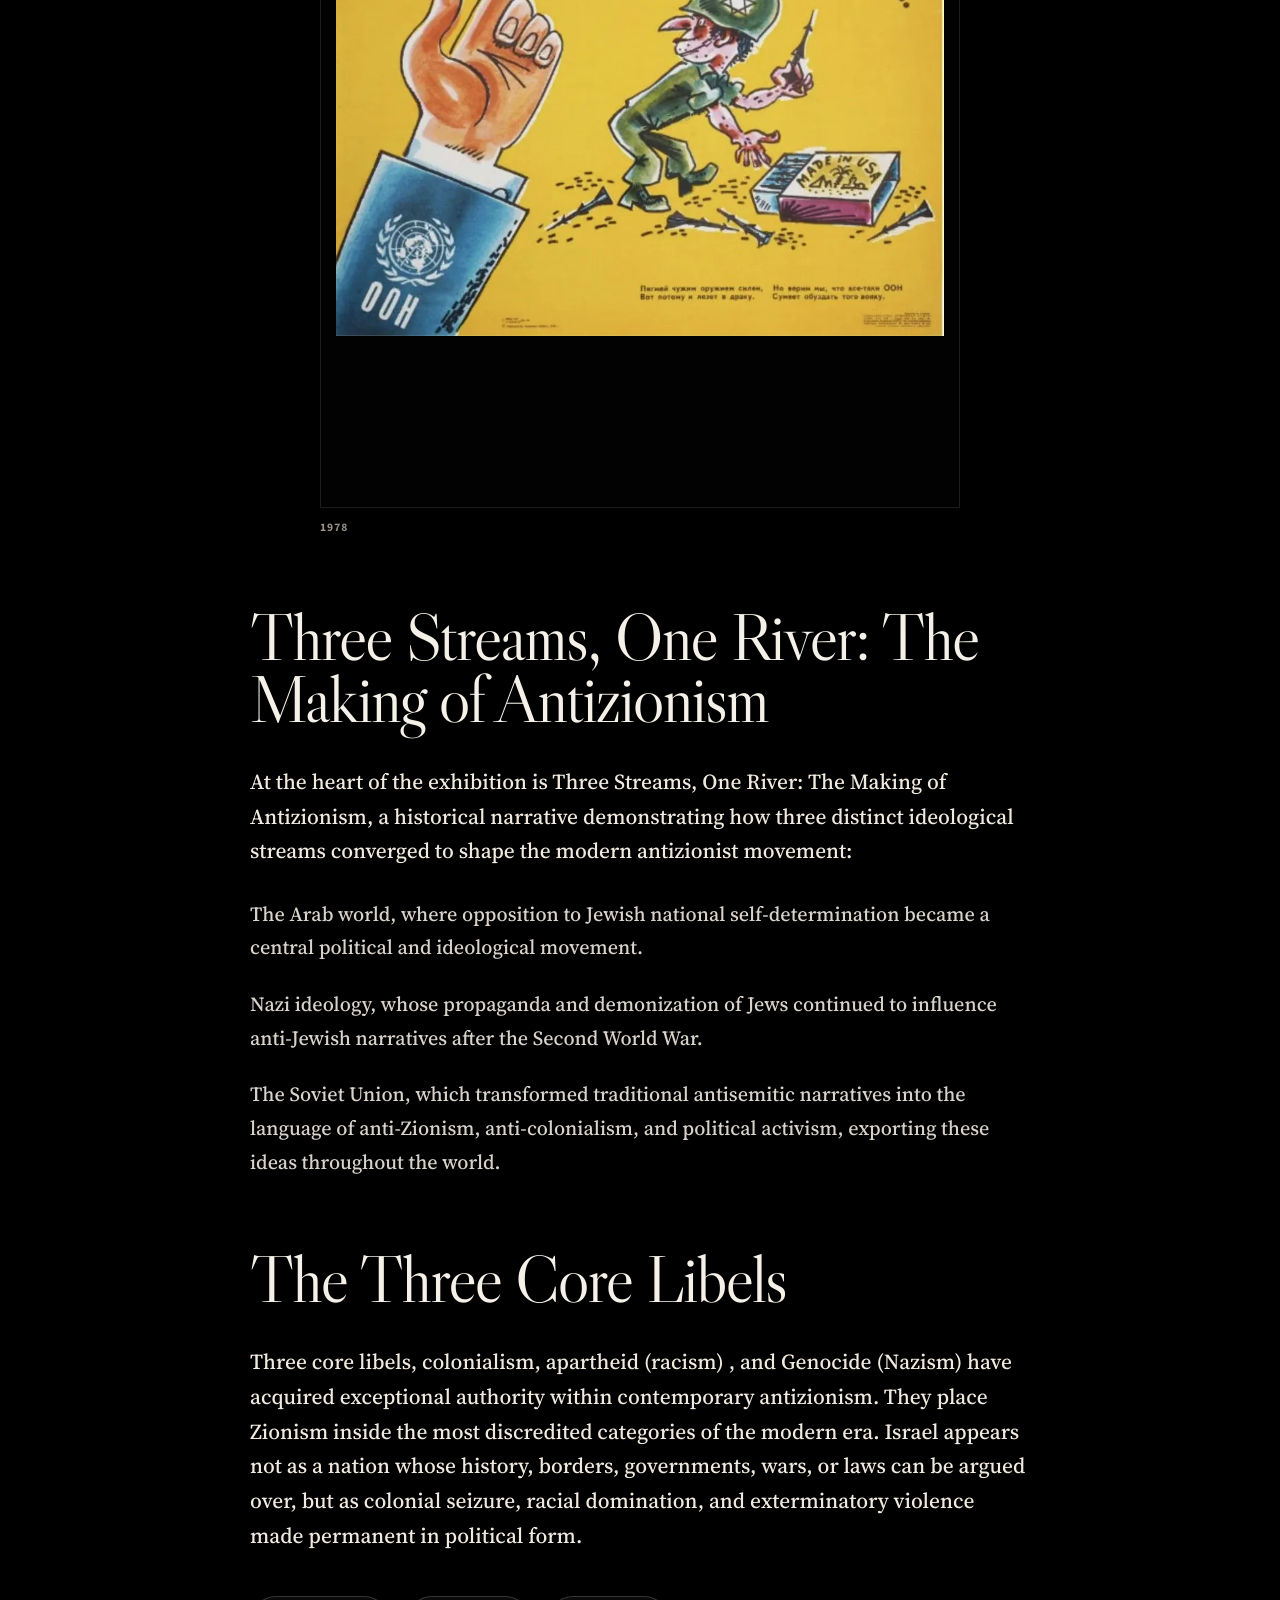
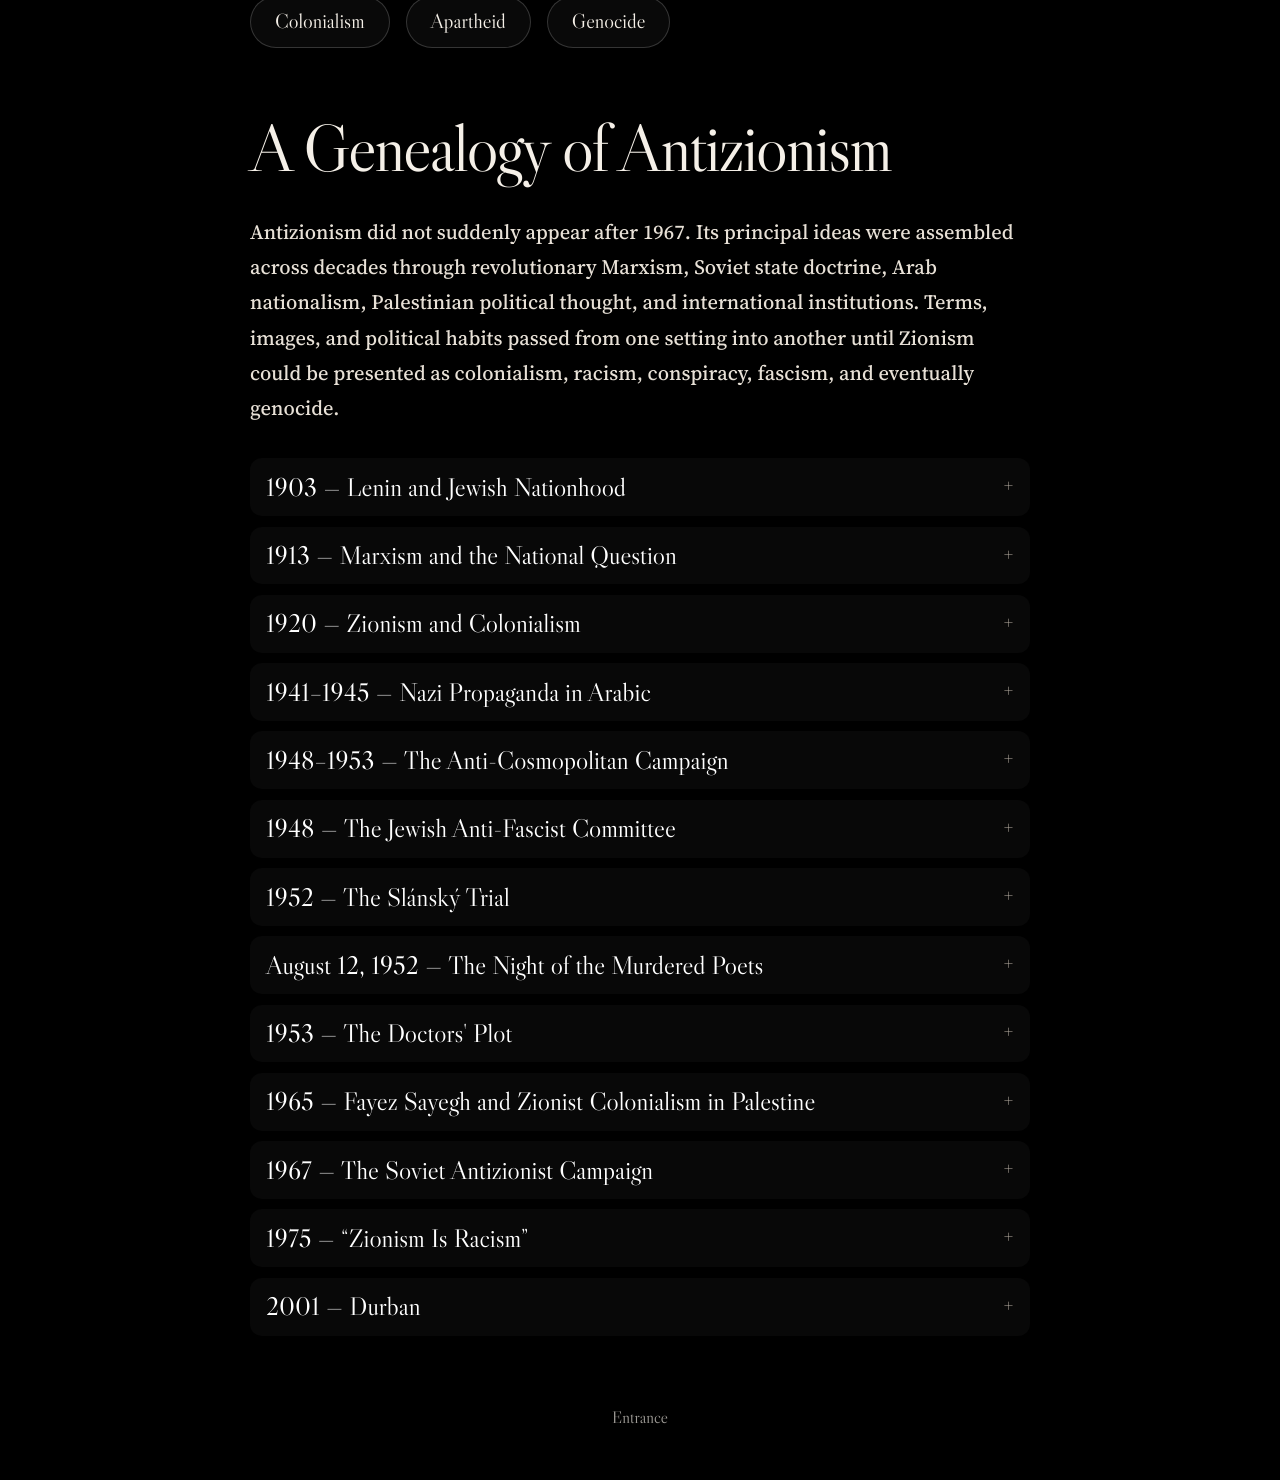
<file: exhibition.html>
<!doctype html><html lang="en" dir="ltr"><head><meta charset="utf-8"><meta name="viewport" content="width=device-width,initial-scale=1,viewport-fit=cover"><meta name="color-scheme" content="dark"><meta name="theme-color" content="#000000"><link rel="preconnect" href="https://fonts.googleapis.com"><link rel="preconnect" href="https://fonts.gstatic.com" crossorigin><link href="https://fonts.googleapis.com/css2?family=Libre+Caslon+Display&family=Source+Serif+4:opsz,wght@8..60,400;8..60,500;8..60,600&family=Source+Sans+3:opsz,wght@8..60,300;8..60,400;8..60,500;8..60,600;8..60,700&display=swap" rel="stylesheet"><link rel="stylesheet" href="public-exhibition.css?v=20261008v23"><link rel="stylesheet" href="site-hotfix-v17.css?v=20261008v23"><title>Antizionism</title><link rel="stylesheet" href="site-finish-v30.css?v=20261009v33"><link rel="stylesheet" href="title-lines-v35.css?v=20261010v42"></head><body data-page="antizionism"><script src="public-exhibition.js?v=20261009v35"></script><script src="site-hotfix-v17.js?v=20261008v23"></script><script src="title-lines-v35.js?v=20261009v36"></script></body></html>
</file>
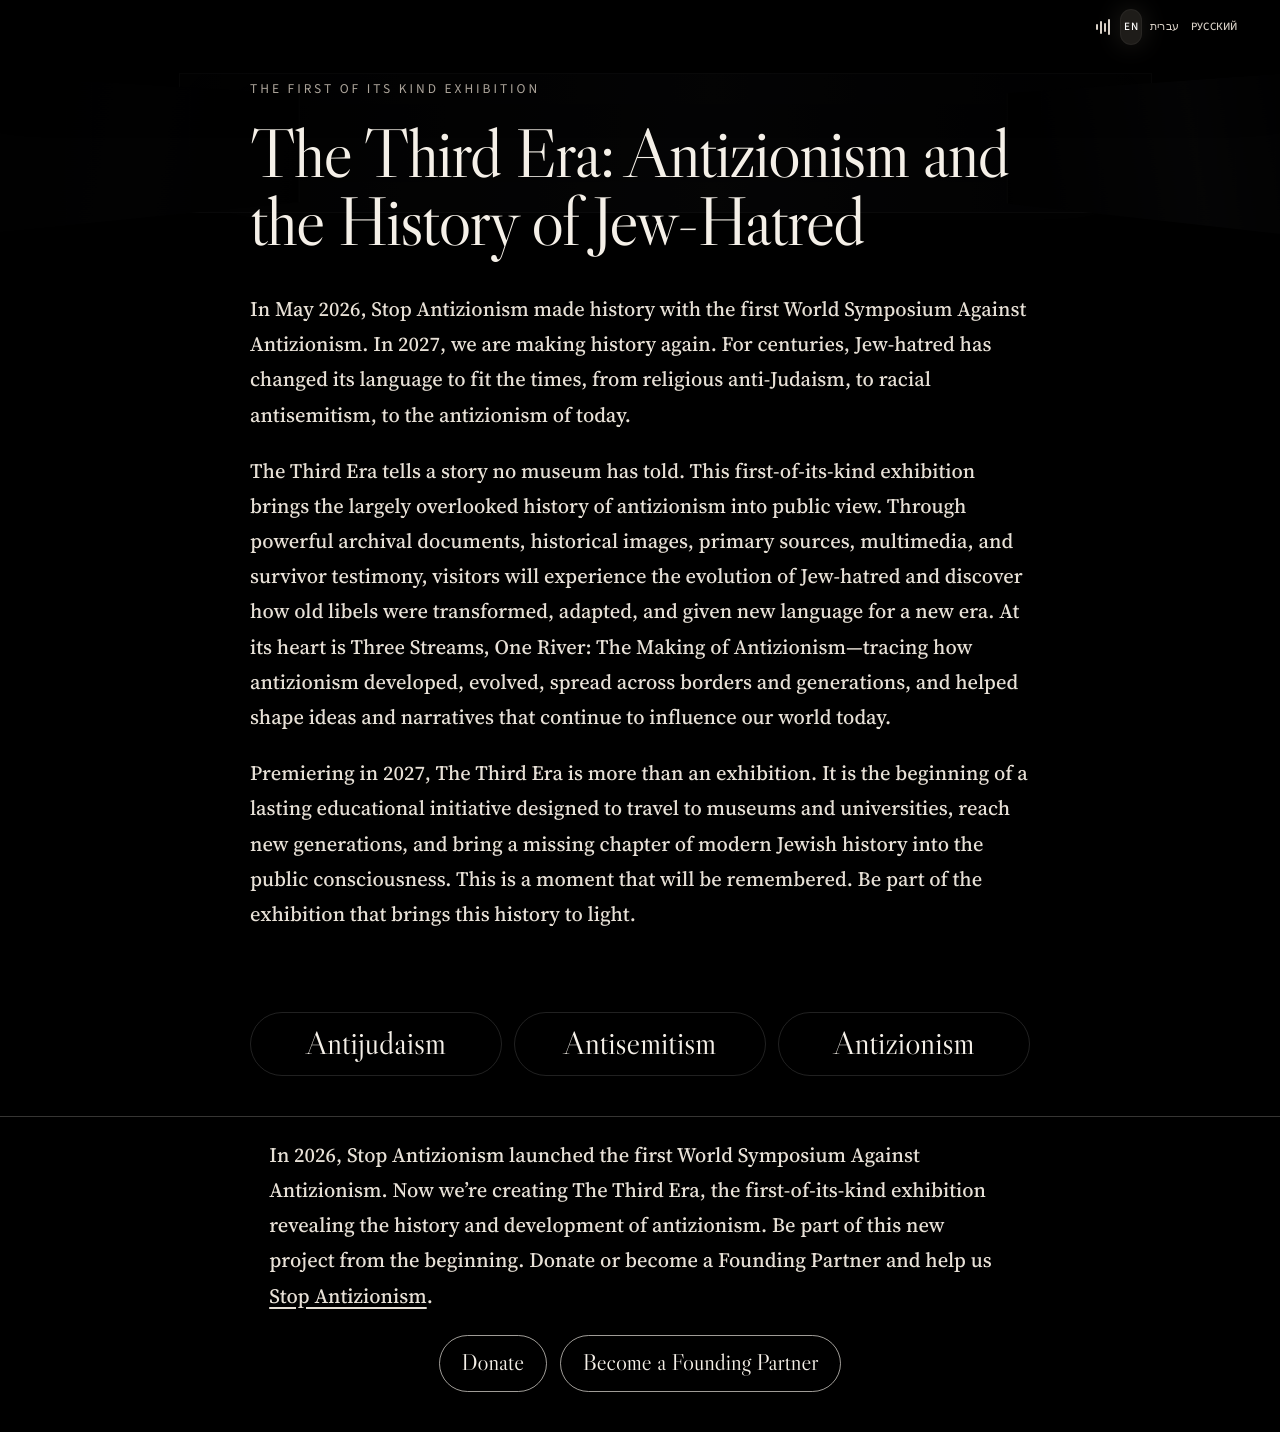
<file: gallery-original.html>
<!doctype html><html lang="en" dir="ltr"><head><meta charset="utf-8"><meta name="viewport" content="width=device-width,initial-scale=1,viewport-fit=cover"><meta name="color-scheme" content="dark"><meta name="theme-color" content="#000000"><link rel="preconnect" href="https://fonts.googleapis.com"><link rel="preconnect" href="https://fonts.gstatic.com" crossorigin><link href="https://fonts.googleapis.com/css2?family=Libre+Caslon+Display&family=Source+Serif+4:opsz,wght@8..60,400;8..60,500;8..60,600&family=Source+Sans+3:opsz,wght@8..60,300;8..60,400;8..60,500;8..60,600;8..60,700&display=swap" rel="stylesheet"><link rel="stylesheet" href="public-exhibition.css?v=20261008v23"><link rel="stylesheet" href="site-hotfix-v17.css?v=20261008v23"><title>The Third Era: Antizionism and the History of Jew-Hatred</title><meta name="description" content="In May 2026, Stop Antizionism made history with the first World Symposium Against Antizionism. In 2027, we are making history again."><link rel="stylesheet" href="site-finish-v30.css?v=20261010v43"><link rel="stylesheet" href="title-lines-v35.css?v=20261010v42"></head><body data-page="home"><script src="gallery-preserved.js?v=20261010v44"></script><script src="site-hotfix-v17.js?v=20261008v23"></script><script src="title-lines-v35.js?v=20261009v36"></script></body></html>
</file>
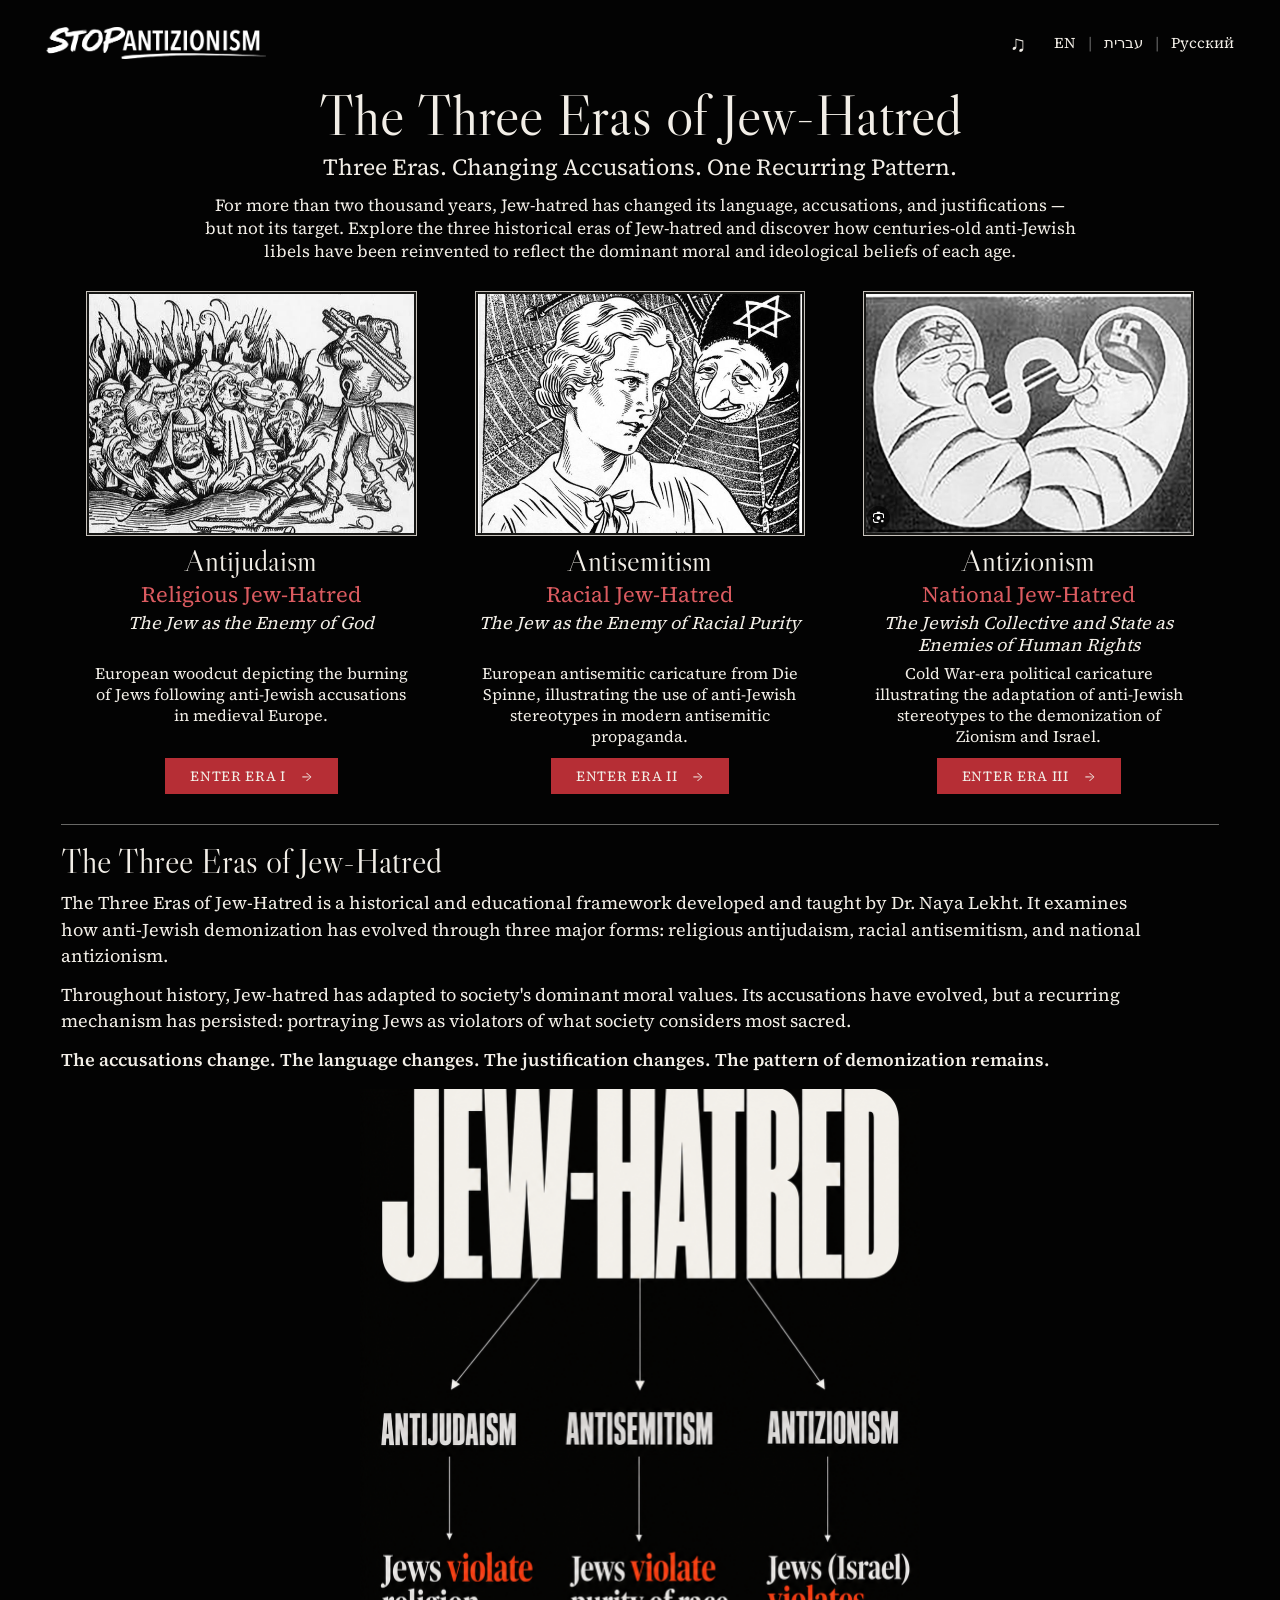
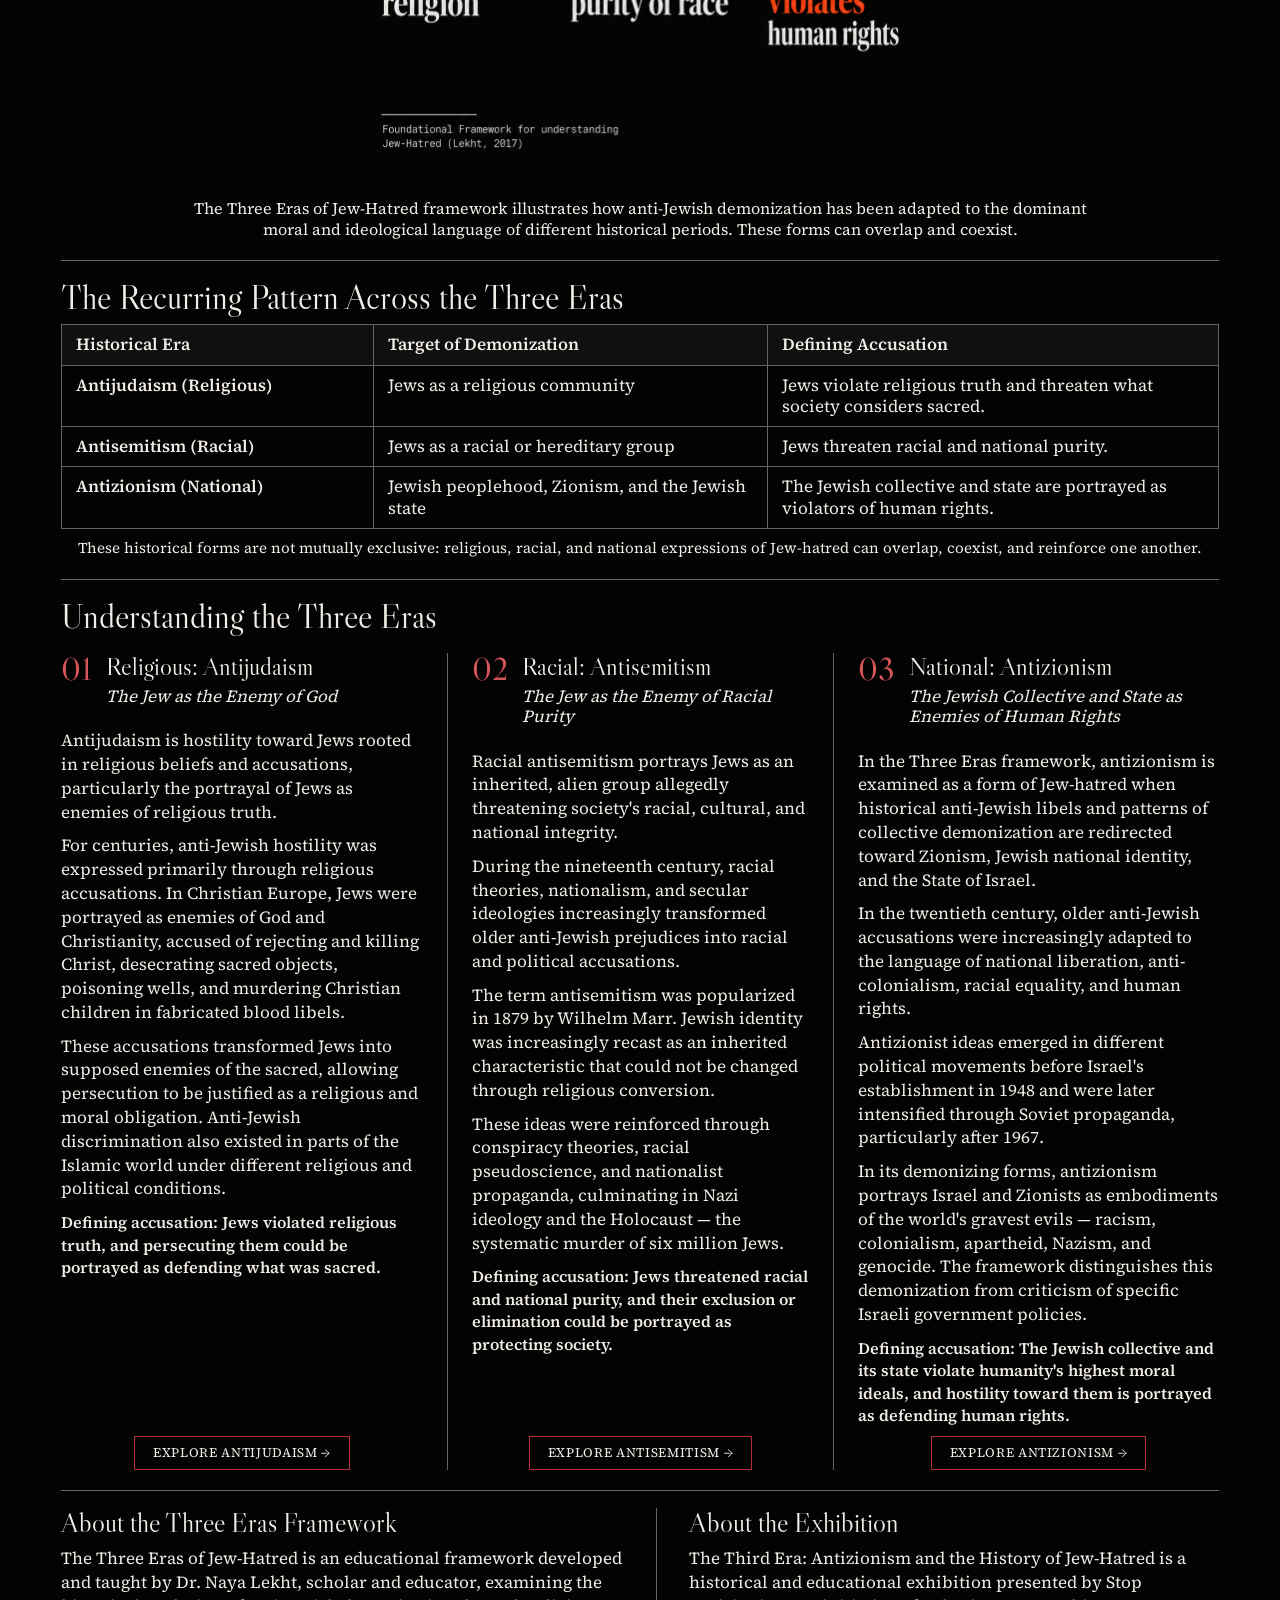
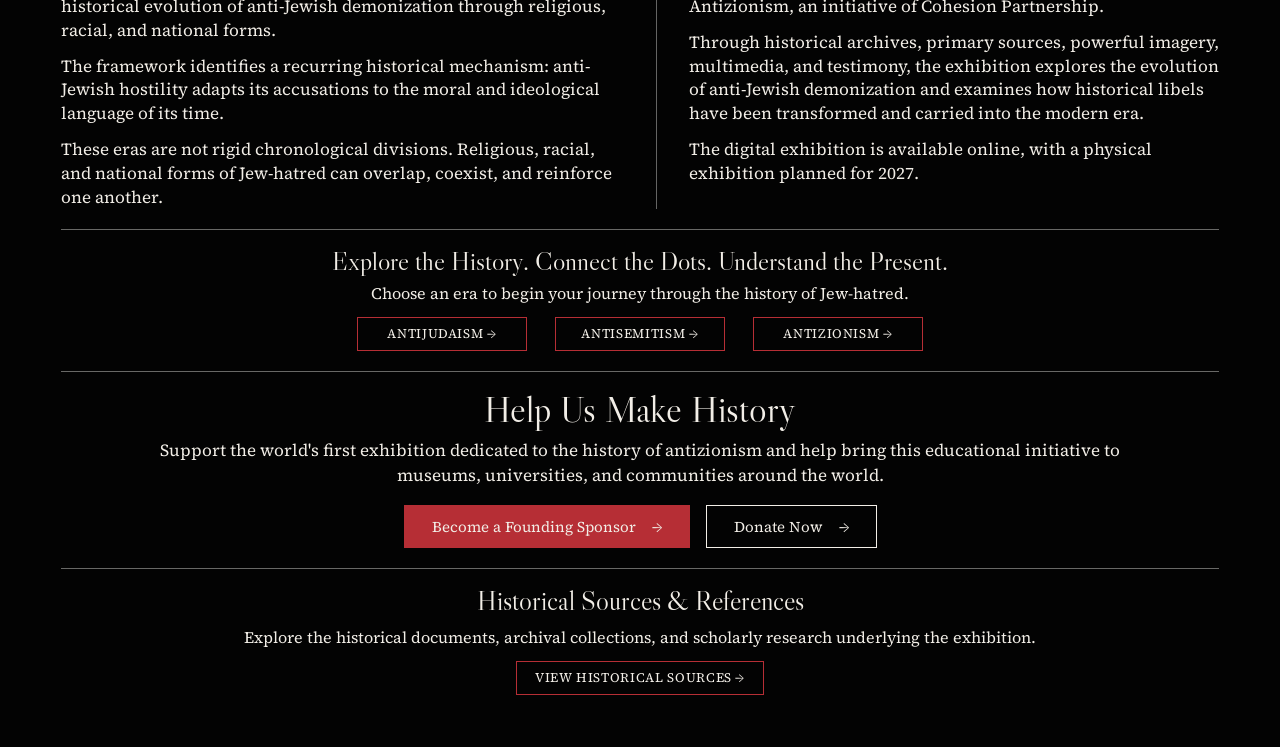
<file: gallery.html>
<!doctype html>
<html lang="en" dir="ltr"><head><meta charset="utf-8"><meta name="viewport" content="width=device-width,initial-scale=1,viewport-fit=cover"><meta name="color-scheme" content="dark"><meta name="theme-color" content="#000000">
<title>The Three Eras of Jew-Hatred | Stop Antizionism</title><meta name="description" content="For more than two thousand years, Jew-hatred has changed its language, accusations, and justifications — but not its target. Explore the three historical eras of Jew-hatred and discover how centuries-old anti-Jewish libels have been reinvented to reflect the dominant moral and ideological beliefs of each age."><link rel="canonical" href="https://kilejones-alt.github.io/third-era-natasha-version/gallery.html">
<meta property="og:type" content="website"><meta property="og:url" content="https://kilejones-alt.github.io/third-era-natasha-version/gallery.html"><meta property="og:title" content="The Three Eras of Jew-Hatred | Stop Antizionism"><meta property="og:description" content="For more than two thousand years, Jew-hatred has changed its language, accusations, and justifications — but not its target. Explore the three historical eras of Jew-hatred and discover how centuries-old anti-Jewish libels have been reinvented to reflect the dominant moral and ideological beliefs of each age."><meta property="og:image" content="https://kilejones-alt.github.io/third-era-natasha-version/third-era-share-20261014.jpg"><meta property="og:image:width" content="1200"><meta property="og:image:height" content="630"><meta name="twitter:card" content="summary_large_image"><meta name="twitter:title" content="The Three Eras of Jew-Hatred | Stop Antizionism"><meta name="twitter:description" content="For more than two thousand years, Jew-hatred has changed its language, accusations, and justifications — but not its target. Explore the three historical eras of Jew-hatred and discover how centuries-old anti-Jewish libels have been reinvented to reflect the dominant moral and ideological beliefs of each age."><meta name="twitter:image" content="https://kilejones-alt.github.io/third-era-natasha-version/third-era-share-20261014.jpg">
<link rel="stylesheet" href="natasha-review.css"><script defer src="natasha-review.js"></script><script type="application/ld+json">{"@context": "https://schema.org", "@graph": [{"@type": "Organization", "@id": "https://stopaz.org/#organization", "name": "Stop Antizionism", "url": "https://stopaz.org/", "email": "info@stopaz.org", "parentOrganization": {"@type": "Organization", "name": "Cohesion Partnership"}}, {"@type": "WebPage", "@id": "https://kilejones-alt.github.io/third-era-natasha-version/gallery.html#webpage", "url": "https://kilejones-alt.github.io/third-era-natasha-version/gallery.html", "name": "The Three Eras of Jew-Hatred | Stop Antizionism", "description": "For more than two thousand years, Jew-hatred has changed its language, accusations, and justifications — but not its target. Explore the three historical eras of Jew-hatred and discover how centuries-old anti-Jewish libels have been reinvented to reflect the dominant moral and ideological beliefs of each age.", "inLanguage": "en", "publisher": {"@id": "https://stopaz.org/#organization"}, "about": {"@type": "CreativeWork", "name": "The Third Era: Antizionism and the History of Jew-Hatred", "contributor": {"@type": "Person", "name": "Dr. Naya Lekht"}}}]}</script></head><body class="eras-page"><a class="skip-link" href="#main">Skip to content</a><header class="page-header"><a class="brand" href="https://stopaz.org/" aria-label="Stop Antizionism home"><img src="stop-antizionism-logo.webp" width="250" height="44" alt="Stop Antizionism"></a><div class="header-controls"><button class="audio-toggle" type="button" aria-label="Play music" aria-pressed="false"><span aria-hidden="true">♫</span></button><nav class="language-nav" aria-label="Language"><a href="gallery.html" lang="en" aria-current="page">EN</a><span aria-hidden="true">|</span><a href="gallery-original.html?lang=he" lang="he">עברית</a><span aria-hidden="true">|</span><a href="gallery-original.html?lang=ru" lang="ru">Русский</a></nav></div></header><main id="main" class="eras-main"><section class="eras-title"><h1>The Three Eras of Jew-Hatred</h1><p class="subtitle">Three Eras. Changing Accusations. One Recurring Pattern.</p><p class="opening-copy">For more than two thousand years, Jew-hatred has changed its language, accusations, and justifications — but not its target. Explore the three historical eras of Jew-hatred and discover how centuries-old anti-Jewish libels have been reinvented to reflect the dominant moral and ideological beliefs of each age.</p></section>
<section class="door-grid" aria-label="The three historical entrances"><article class="door"><a class="door-image" href="antijudaism.html" aria-label="Enter Era I: Antijudaism"><img src="door-antijudaism-kile.jpg" alt="European woodcut depicting the burning of Jews following anti-Jewish accusations in medieval Europe." width="700" height="520" fetchpriority="high"></a><h2>Antijudaism</h2><p class="era-kind">Religious Jew-Hatred</p><p class="accusation">The Jew as the Enemy of God</p><p class="image-caption">European woodcut depicting the burning of Jews following anti-Jewish accusations in medieval Europe.</p><a class="cta doorway-cta" href="antijudaism.html">ENTER ERA I <span aria-hidden="true">→</span></a></article><article class="door"><a class="door-image" href="antisemitism.html" aria-label="Enter Era II: Antisemitism"><img src="door-antisemitism-naya.jpg" alt="European antisemitic caricature from Die Spinne, illustrating the use of anti-Jewish stereotypes in modern antisemitic propaganda." width="700" height="520" fetchpriority="high"></a><h2>Antisemitism</h2><p class="era-kind">Racial Jew-Hatred</p><p class="accusation">The Jew as the Enemy of Racial Purity</p><p class="image-caption">European antisemitic caricature from Die Spinne, illustrating the use of anti-Jewish stereotypes in modern antisemitic propaganda.</p><a class="cta doorway-cta" href="antisemitism.html">ENTER ERA II <span aria-hidden="true">→</span></a></article><article class="door"><a class="door-image" href="exhibition.html" aria-label="Enter Era III: Antizionism"><img src="door-antizionism-naya-source.jpg" alt="Cold War-era political caricature illustrating the adaptation of anti-Jewish stereotypes to the demonization of Zionism and Israel." width="700" height="520" fetchpriority="high"></a><h2>Antizionism</h2><p class="era-kind">National Jew-Hatred</p><p class="accusation">The Jewish Collective and State as Enemies of Human Rights</p><p class="image-caption">Cold War-era political caricature illustrating the adaptation of anti-Jewish stereotypes to the demonization of Zionism and Israel.</p><a class="cta doorway-cta" href="exhibition.html">ENTER ERA III <span aria-hidden="true">→</span></a></article></section>
<section class="framework-section ruled"><h2>The Three Eras of Jew-Hatred</h2><p>The Three Eras of Jew-Hatred is a historical and educational framework developed and taught by Dr. Naya Lekht. It examines how anti-Jewish demonization has evolved through three major forms: religious antijudaism, racial antisemitism, and national antizionism.</p><p>Throughout history, Jew-hatred has adapted to society&#x27;s dominant moral values. Its accusations have evolved, but a recurring mechanism has persisted: portraying Jews as violators of what society considers most sacred.</p><p class="pattern-statement">The accusations change. The language changes. The justification changes. The pattern of demonization remains.</p><figure class="framework-diagram"><img src="jew-hatred-conceptual-framework.png" width="1080" height="520" alt="Jew-hatred framework: Antijudaism — Jews violate religion; Antisemitism — Jews violate purity of race; Antizionism — Jews (Israel) violate human rights." loading="lazy"><figcaption>The Three Eras of Jew-Hatred framework illustrates how anti-Jewish demonization has been adapted to the dominant moral and ideological language of different historical periods. These forms can overlap and coexist.</figcaption></figure></section>
<section class="comparison-section ruled"><h2>The Recurring Pattern Across the Three Eras</h2><div class="table-scroll" tabindex="0" role="region" aria-label="Comparison of the three eras"><table><thead><tr><th scope="col">Historical Era</th><th scope="col">Target of Demonization</th><th scope="col">Defining Accusation</th></tr></thead><tbody><tr><th scope="row">Antijudaism (Religious)</th><td>Jews as a religious community</td><td>Jews violate religious truth and threaten what society considers sacred.</td></tr><tr><th scope="row">Antisemitism (Racial)</th><td>Jews as a racial or hereditary group</td><td>Jews threaten racial and national purity.</td></tr><tr><th scope="row">Antizionism (National)</th><td>Jewish peoplehood, Zionism, and the Jewish state</td><td>The Jewish collective and state are portrayed as violators of human rights.</td></tr></tbody></table></div><p class="table-note">These historical forms are not mutually exclusive: religious, racial, and national expressions of Jew-hatred can overlap, coexist, and reinforce one another.</p></section>
<section class="understanding ruled"><h2>Understanding the Three Eras</h2><div class="explanation-grid"><article class="era-explanation"><header><span class="section-number">01</span><div><h3>Religious: Antijudaism</h3><p class="accusation">The Jew as the Enemy of God</p></div></header><p>Antijudaism is hostility toward Jews rooted in religious beliefs and accusations, particularly the portrayal of Jews as enemies of religious truth.</p><p>For centuries, anti-Jewish hostility was expressed primarily through religious accusations. In Christian Europe, Jews were portrayed as enemies of God and Christianity, accused of rejecting and killing Christ, desecrating sacred objects, poisoning wells, and murdering Christian children in fabricated blood libels.</p><p>These accusations transformed Jews into supposed enemies of the sacred, allowing persecution to be justified as a religious and moral obligation. Anti-Jewish discrimination also existed in parts of the Islamic world under different religious and political conditions.</p><p class="defining">Defining accusation: Jews violated religious truth, and persecuting them could be portrayed as defending what was sacred.</p><a class="outline-link" href="antijudaism.html">EXPLORE ANTIJUDAISM <span aria-hidden="true">→</span></a></article><article class="era-explanation"><header><span class="section-number">02</span><div><h3>Racial: Antisemitism</h3><p class="accusation">The Jew as the Enemy of Racial Purity</p></div></header><p>Racial antisemitism portrays Jews as an inherited, alien group allegedly threatening society&#x27;s racial, cultural, and national integrity.</p><p>During the nineteenth century, racial theories, nationalism, and secular ideologies increasingly transformed older anti-Jewish prejudices into racial and political accusations.</p><p>The term antisemitism was popularized in 1879 by Wilhelm Marr. Jewish identity was increasingly recast as an inherited characteristic that could not be changed through religious conversion.</p><p>These ideas were reinforced through conspiracy theories, racial pseudoscience, and nationalist propaganda, culminating in Nazi ideology and the Holocaust — the systematic murder of six million Jews.</p><p class="defining">Defining accusation: Jews threatened racial and national purity, and their exclusion or elimination could be portrayed as protecting society.</p><a class="outline-link" href="antisemitism.html">EXPLORE ANTISEMITISM <span aria-hidden="true">→</span></a></article><article class="era-explanation"><header><span class="section-number">03</span><div><h3>National: Antizionism</h3><p class="accusation">The Jewish Collective and State as Enemies of Human Rights</p></div></header><p>In the Three Eras framework, antizionism is examined as a form of Jew-hatred when historical anti-Jewish libels and patterns of collective demonization are redirected toward Zionism, Jewish national identity, and the State of Israel.</p><p>In the twentieth century, older anti-Jewish accusations were increasingly adapted to the language of national liberation, anti-colonialism, racial equality, and human rights.</p><p>Antizionist ideas emerged in different political movements before Israel&#x27;s establishment in 1948 and were later intensified through Soviet propaganda, particularly after 1967.</p><p>In its demonizing forms, antizionism portrays Israel and Zionists as embodiments of the world&#x27;s gravest evils — racism, colonialism, apartheid, Nazism, and genocide. The framework distinguishes this demonization from criticism of specific Israeli government policies.</p><p class="defining">Defining accusation: The Jewish collective and its state violate humanity&#x27;s highest moral ideals, and hostility toward them is portrayed as defending human rights.</p><a class="outline-link" href="exhibition.html">EXPLORE ANTIZIONISM <span aria-hidden="true">→</span></a></article></div></section>
<section class="about-grid ruled"><article><h2>About the Three Eras Framework</h2><p>The Three Eras of Jew-Hatred is an educational framework developed and taught by Dr. Naya Lekht, scholar and educator, examining the historical evolution of anti-Jewish demonization through religious, racial, and national forms.</p><p>The framework identifies a recurring historical mechanism: anti-Jewish hostility adapts its accusations to the moral and ideological language of its time.</p><p>These eras are not rigid chronological divisions. Religious, racial, and national forms of Jew-hatred can overlap, coexist, and reinforce one another.</p></article><article><h2>About the Exhibition</h2><p>The Third Era: Antizionism and the History of Jew-Hatred is a historical and educational exhibition presented by Stop Antizionism, an initiative of Cohesion Partnership.</p><p>Through historical archives, primary sources, powerful imagery, multimedia, and testimony, the exhibition explores the evolution of anti-Jewish demonization and examines how historical libels have been transformed and carried into the modern era.</p><p>The digital exhibition is available online, with a physical exhibition planned for 2027.</p></article></section>
<section class="explore-section ruled"><h2>Explore the History. Connect the Dots. Understand the Present.</h2><p>Choose an era to begin your journey through the history of Jew-hatred.</p><nav class="era-navigation" aria-label="Explore the three eras"><a class="outline-link" href="antijudaism.html">ANTIJUDAISM <span aria-hidden="true">→</span></a><a class="outline-link" href="antisemitism.html">ANTISEMITISM <span aria-hidden="true">→</span></a><a class="outline-link" href="exhibition.html">ANTIZIONISM <span aria-hidden="true">→</span></a></nav></section>
<section class="support-section ruled"><h2>Help Us Make History</h2><p>Support the world&#x27;s first exhibition dedicated to the history of antizionism and help bring this educational initiative to museums, universities, and communities around the world.</p><div class="funding-actions"><a class="cta primary" href="mailto:info@stopaz.org?subject=FOUNDING%20SPONSORSHIP%20INQUIRY%20%E2%80%93%20Stop%20Antizionism&amp;body=Hello%2C%0D%0A%0D%0AI%20am%20interested%20in%20becoming%20a%20Founding%20Sponsor%20of%20Stop%20Antizionism%20and%20would%20like%20to%20learn%20more%20about%20opportunities%20to%20make%20a%20significant%20contribution.%0D%0A%0D%0AI%20would%20appreciate%20arranging%20a%20time%20to%20discuss%20this%20further.%0D%0A%0D%0AMy%20Contact%20Information%3A%0D%0A%0D%0ANAME%3A%0D%0AORGANIZATION%20(if%20applicable)%3A%0D%0APHONE%3A%0D%0AEMAIL%3A%0D%0A%0D%0AThank%20you.%20I%20look%20forward%20to%20connecting.">Become a Founding Sponsor <span aria-hidden="true">→</span></a><a class="cta secondary" href="https://www.stopaz.org/donate-1">Donate Now <span aria-hidden="true">→</span></a></div></section>
<section class="source-section ruled"><h2>Historical Sources &amp; References</h2><p>Explore the historical documents, archival collections, and scholarly research underlying the exhibition.</p><a class="outline-link" href="historical-sources.html">VIEW HISTORICAL SOURCES <span aria-hidden="true">→</span></a></section></main>
<audio id="page-audio" loop preload="none" src="lacrymosa-piano.mp3"></audio></body></html>
</file>
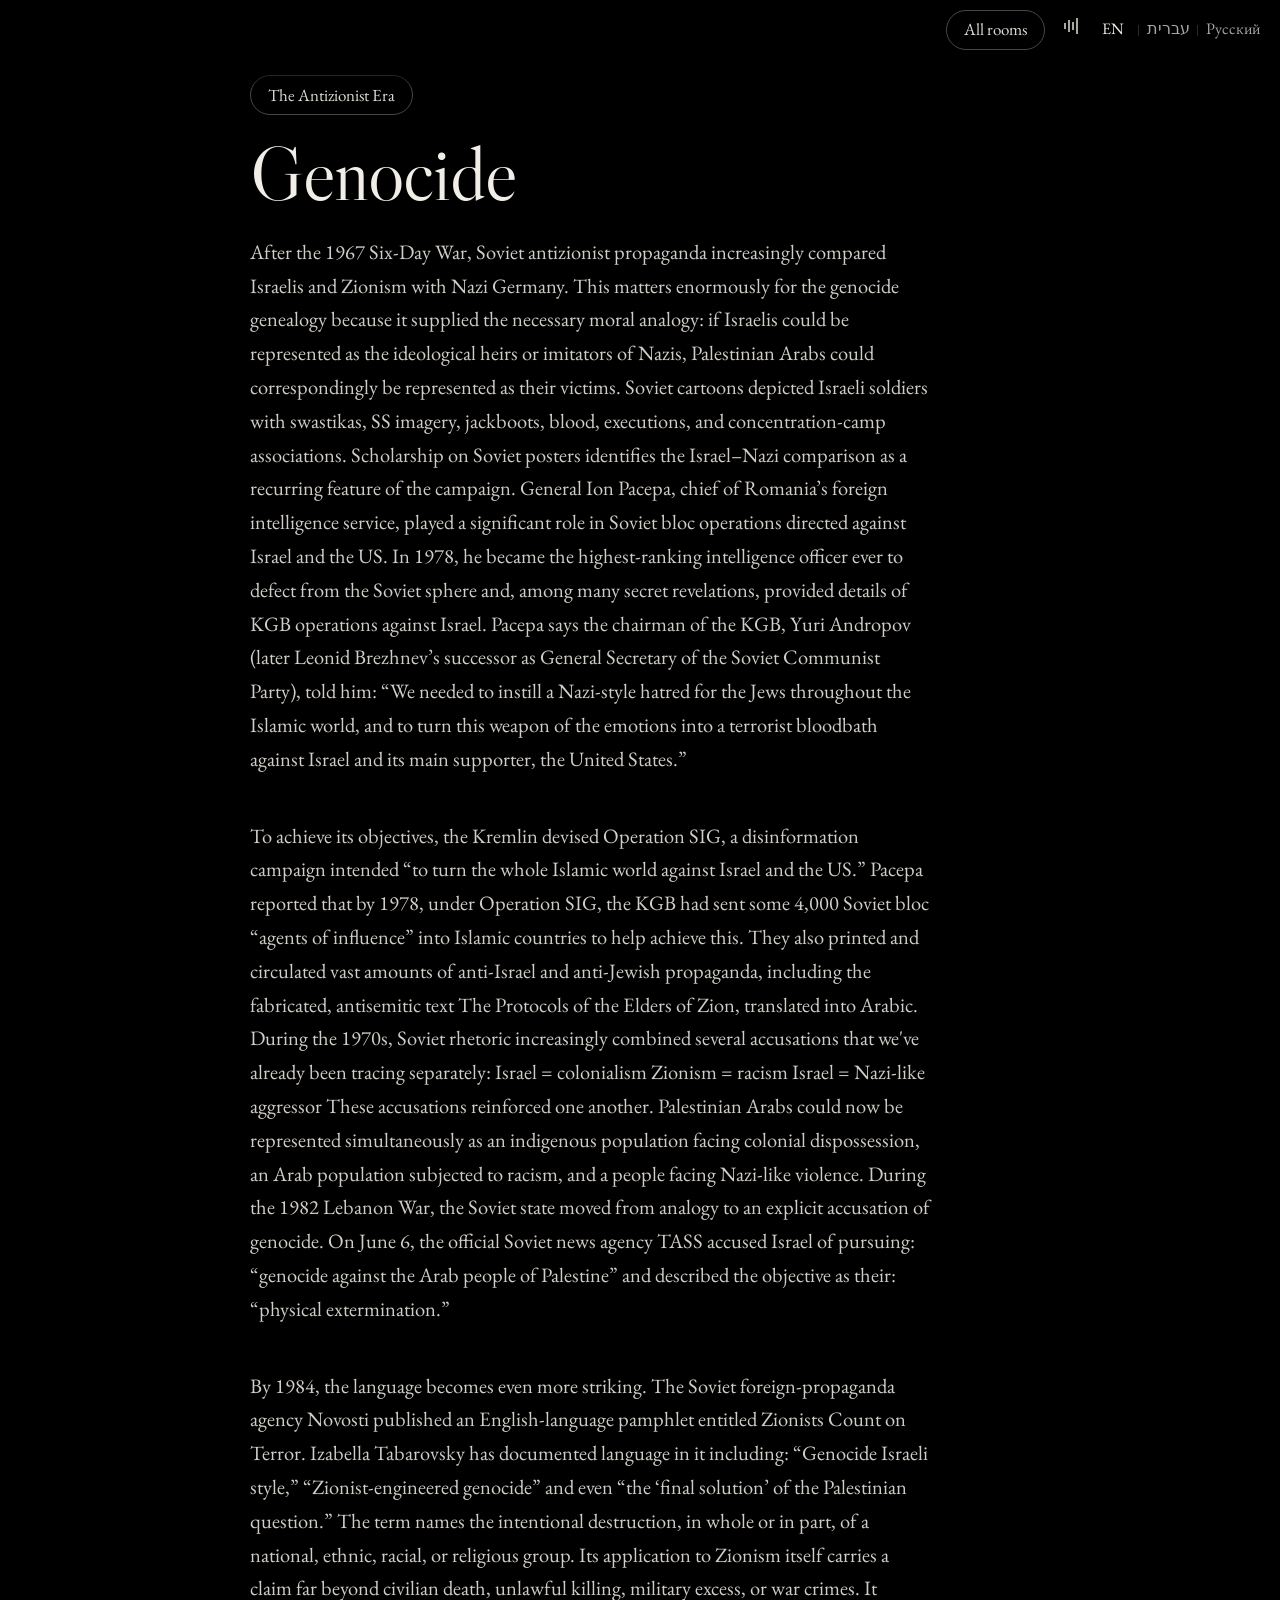
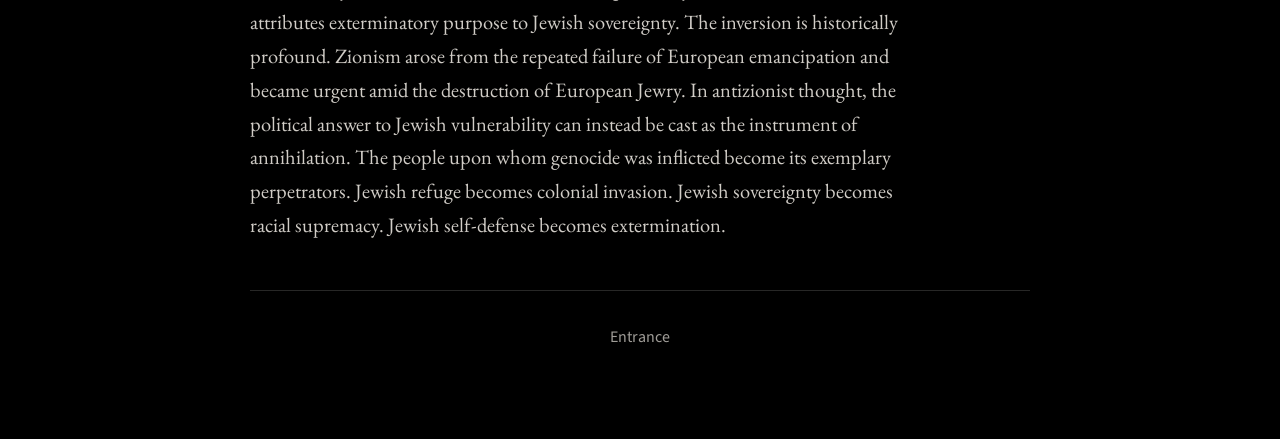
<file: genocide.html>
<!DOCTYPE html>

<html dir="ltr" lang="en">
<head>
<meta charset="utf-8"/>
<meta content="width=device-width, initial-scale=1.0, viewport-fit=cover" name="viewport"/><meta content="dark" name="color-scheme"/>
<title>Genocide | Three Eras of Jew-Hatred</title>
<!-- STOPAZ SEO START -->

<meta content="index,follow,max-image-preview:large" name="robots"/>
<meta content="#17171a" name="theme-color"/>
<link href="https://three-eras.github.io/genocide.html" rel="canonical"/>
<meta content="website" property="og:type"/>
<meta content="Stop Antizionism" property="og:site_name"/>


<meta content="https://three-eras.github.io/genocide.html" property="og:url"/>

<meta content="Antijudaism gallery — Stop Antizionism exhibition" property="og:image:alt"/>
<meta content="en_US" property="og:locale"/>
<meta content="summary_large_image" name="twitter:card"/>



<!-- STOPAZ SEO END -->
<link href="https://fonts.googleapis.com" rel="preconnect"/>
<link crossorigin="" href="https://fonts.gstatic.com" rel="preconnect"/>
<link href="https://fonts.googleapis.com/css2?family=EB+Garamond:wght@400;500&amp;family=Libre+Caslon+Display&amp;family=Cormorant+Garamond:wght@400;500;600&amp;family=Source+Sans+3:opsz,wght@8..60,300;8..60,400;8..60,500;8..60,600&amp;display=swap" rel="stylesheet"/>
<!-- MINIMALIST GALLERY FAVICON -->
<link href="data:image/svg+xml;utf8,&lt;svg xmlns='http://www.w3.org/2000/svg' viewBox='0 0 100 100'&gt;&lt;rect width='100' height='100' fill='%2317171a'/&gt;&lt;rect x='30' y='30' width='40' height='40' fill='%23ffffff'/&gt;&lt;/svg&gt;" rel="icon"/>
<link as="image" fetchpriority="high" href="antijudaism-1-720.webp" imagesizes="(max-width: 850px) 94vw, 46vw" imagesrcset="antijudaism-1-720.webp 720w, home-antijudaism-1280.webp 1280w" rel="preload" type="image/webp"/>
<link href="gallery-core.css" rel="stylesheet"/>
<style id="compact-controls-2026-08-15">
/* Smaller, quieter language/audio controls. */
.controls-nav{gap:.5rem!important}
.nav-box{font-size:.67rem!important;letter-spacing:1.05px!important;padding:4px 7px!important;gap:.24rem!important;min-height:0!important}
.lang-btn,.audio-btn,.home-btn{min-width:34px!important;min-height:34px!important;padding:0 4px!important}
@media(max-width:720px){
  .controls-nav{gap:.3rem!important}
  .nav-box{font-size:.61rem!important;letter-spacing:.7px!important;padding:3px 5px!important;gap:.1rem!important}
  .lang-btn,.audio-btn,.home-btn{min-width:36px!important;min-height:36px!important;padding:0 3px!important}
}
</style>
<style id="award-gallery-polish">
/* Exhibition polish: responsive archival imagery, source-aware zoom, quieter chrome. */
.responsive-art-picture{display:block;width:100%;height:auto}
.museum-frame>.responsive-art-picture{display:flex;width:100%;align-items:flex-start;justify-content:center}

.museum-frame img.gallery-image{
  --active-zoom:1.075;
  --hover-zoom:1.105;
  opacity:.08;
  filter:blur(7px) brightness(.88) contrast(1.01);
  transition:opacity .9s cubic-bezier(.16,1,.3,1),filter 1.25s ease,transform 9.5s cubic-bezier(.16,1,.3,1)!important;
  animation:archivalImageFailsafe .65s 3s forwards;
  backface-visibility:hidden;
}
.museum-frame img.gallery-image.is-loaded{
  opacity:1;
  filter:brightness(1) contrast(1.05);
}
.museum-frame img.gallery-image.quality-source-limited{
  --active-zoom:1.018;
  --hover-zoom:1.035;
  width:100%;
  max-width:min(86%,var(--native-display-max,680px));
  max-height:72vh;
  margin:auto;
}
.museum-frame img.gallery-image.quality-standard{
  --active-zoom:1.052;
  --hover-zoom:1.082;
}
.museum-frame img.gallery-image.quality-hires{
  --active-zoom:1.075;
  --hover-zoom:1.105;
}
.art-box.art-in-view .museum-frame img.gallery-image.is-loaded{
  transform:scale(var(--active-zoom));
  filter:brightness(1.045) contrast(1.07);
}
.art-box:hover .museum-frame img.gallery-image.is-loaded,
.art-box:focus-visible .museum-frame img.gallery-image.is-loaded{
  transform:scale(var(--hover-zoom));
  filter:brightness(1.085) contrast(1.085);
}
@keyframes archivalImageFailsafe{to{opacity:1;filter:brightness(1) contrast(1.05)}}

/* The enlargement affordance is a quiet museum-viewer mark, not a web badge. */
.click-hint{
  width:31px!important;
  height:31px!important;
  padding:0!important;
  display:grid!important;
  place-items:center;
  border-radius:50%!important;
  font-size:0!important;
  letter-spacing:0!important;
  color:transparent!important;
  background:rgba(14,14,18,.62)!important;
  border:1px solid rgba(255,255,255,.12)!important;
  opacity:.36!important;
  transform:none!important;
  backdrop-filter:blur(10px);
  box-shadow:0 6px 18px rgba(0,0,0,.18);
  transition:opacity .45s ease,transform .55s cubic-bezier(.16,1,.3,1),border-color .45s ease!important;
}
.click-hint::before{
  content:'+';
  color:rgba(255,255,255,.86);
  font:300 18px/1 -apple-system,BlinkMacSystemFont,"Segoe UI",sans-serif;
  transform:translateY(-1px);
}
.art-box:hover .click-hint,.art-box:focus-visible .click-hint{
  opacity:.82!important;
  transform:scale(1.08)!important;
  border-color:rgba(255,255,255,.24)!important;
}

/* Fixed controls recede while viewing the work; hover/focus restores them immediately. */
.controls-nav{
  transform-origin:top right;
  transition:opacity .42s ease,transform .55s cubic-bezier(.16,1,.3,1),filter .42s ease!important;
}
[dir="rtl"] .controls-nav{transform-origin:top left}
.controls-nav.chrome-quiet{
  opacity:.43;
  transform:translateY(-2px) scale(.91);
  filter:saturate(.82);
}
.controls-nav.chrome-moving{
  opacity:.17;
  transform:translateY(-5px) scale(.86);
}
.controls-nav.chrome-quiet .nav-box,
.controls-nav.chrome-moving .nav-box{
  background:rgba(18,18,22,.32);
  border-color:rgba(255,255,255,.045);
  box-shadow:none;
}
.controls-nav:hover,.controls-nav:focus-within{
  opacity:1!important;
  transform:none!important;
  filter:none!important;
}
@media(max-width:850px){
  .controls-nav.chrome-quiet{opacity:.62;transform:scale(.94)}
  .controls-nav.chrome-moving{opacity:.34;transform:scale(.91)}
  .museum-frame img.gallery-image.quality-source-limited{max-width:min(92%,var(--native-display-max,680px))}
}
@media(prefers-reduced-motion:reduce){
  .museum-frame img.gallery-image{opacity:1!important;filter:brightness(1) contrast(1.05)!important;animation:none!important;transition:none!important}
  .controls-nav{transition:none!important}
}
</style>
<style id="final-exhibition-system">
:root{--museum-sans:"Source Sans 3",-apple-system,BlinkMacSystemFont,"Segoe UI",sans-serif;--museum-serif:"Cormorant Garamond",Georgia,"Times New Roman",serif;--oxblood:#74262d;--oxblood-soft:rgba(116,38,45,.72)}
body{font-family:var(--museum-sans);font-optical-sizing:auto}
.hero-title,.info-title{font-family:var(--museum-serif);font-weight:500;letter-spacing:.005em}
.info-title{font-size:clamp(1.9rem,2.65vw,2.35rem);line-height:1.04;text-transform:none}
.hero-title{font-size:clamp(3.25rem,5vw,4.65rem);line-height:.98}
.info-category,.info-meta,.info-block h4,.history-panel h4,.timeline-node,.chronology-rail,.viewer-toolbar,.provenance-record{font-family:var(--museum-sans)}
.timeline-node{font-weight:600;letter-spacing:.16em;text-transform:uppercase;font-variant-caps:all-small-caps}
.info-block h4,.history-panel h4{font-weight:600;letter-spacing:.13em;text-transform:uppercase}
.info-meta{font-weight:400}
.info-meta strong{font-weight:600}
.info-category{font-weight:500;letter-spacing:.12em}
.wave-p{font-size:clamp(.98rem,1.05vw,1.04rem);line-height:1.56;letter-spacing:.002em}

/* History is a compact interpretive note under the artwork column only. */
.history-panel{min-height:0!important;padding:.72rem .9rem .78rem!important;margin-top:clamp(.75rem,1.2vw,1rem)!important;border-color:rgba(255,255,255,.045)!important;background:rgba(255,255,255,.015)!important}
.history-panel .wave-p{font-size:clamp(.94rem,1vw,.99rem);line-height:1.48}

/* The chronology records the visitor's passage: gray future, oxblood completed path. */
.timeline-section{--timeline-progress:0%;--focus-opacity:.86;--focus-brightness:.94}
.timeline-section::before{background:rgba(255,255,255,.075)!important}
.timeline-section::after{content:"";position:absolute;left:50%;top:0;width:1px;height:var(--timeline-progress);transform:translateX(-50%);background:linear-gradient(to bottom,rgba(116,38,45,.18),var(--oxblood-soft));pointer-events:none;z-index:0}
.timeline-section .exhibition-container{opacity:var(--focus-opacity);filter:brightness(var(--focus-brightness)) saturate(.92);transition:opacity .75s cubic-bezier(.16,1,.3,1),filter .75s ease}
.timeline-section.timeline-active .exhibition-container{opacity:1;filter:none}
.timeline-node{position:relative}
.timeline-node::after{content:"";position:absolute;left:50%;bottom:-.42rem;width:4px;height:4px;border-radius:50%;transform:translateX(-50%) scale(.55);background:transparent;transition:background .6s ease,transform .6s cubic-bezier(.16,1,.3,1),box-shadow .6s ease}
.timeline-active .timeline-node::after{background:var(--oxblood);transform:translateX(-50%) scale(1);box-shadow:0 0 0 4px rgba(116,38,45,.08)}
.timeline-active .timeline-node{border-color:rgba(255,255,255,.16)!important;box-shadow:0 12px 30px rgba(0,0,0,.28)!important}

/* Archive is an expandable provenance drawer, not another equal-weight card. */
.archive-provenance-block{padding:0!important;overflow:visible;background:rgba(255,255,255,.012)!important}
.archive-provenance-block>h4,.archive-provenance-block>.wave-p{display:none!important}
.archive-drawer{width:100%;border:0}
.archive-drawer summary{list-style:none;cursor:pointer;padding:.8rem .95rem .82rem;display:flex;align-items:center;justify-content:space-between;gap:1rem;color:#c6c6d0;font-size:.76rem;letter-spacing:1.4px;text-transform:uppercase;user-select:none}
.archive-drawer summary::-webkit-details-marker{display:none}
.archive-drawer summary::after{content:"+";font-size:1rem;font-weight:300;color:rgba(255,255,255,.52);transition:transform .45s cubic-bezier(.16,1,.3,1),color .45s ease}
.archive-drawer[open] summary::after{transform:rotate(45deg);color:#fff}
.provenance-record{padding:0 .95rem .95rem;border-top:1px solid rgba(255,255,255,.04);font-size:.82rem;line-height:1.42;color:#cfcfd7}
.provenance-row{display:grid;grid-template-columns:minmax(6.6rem,.36fr) 1fr;gap:.8rem;padding:.55rem 0;border-bottom:1px solid rgba(255,255,255,.035)}
.provenance-row:last-child{border-bottom:0}
.provenance-key{font-size:.68rem;letter-spacing:1.2px;text-transform:uppercase;color:#83838f}
.provenance-value{color:#e7e7ed;overflow-wrap:anywhere}

/* Edge chronology: almost absent until the visitor asks for it. */
.chronology-rail{position:fixed;left:0;top:50%;transform:translateY(-50%);z-index:88;display:flex;align-items:stretch;color:#9b9ba6}
.chronology-current{display:none}
.chronology-list{display:flex;flex-direction:column;gap:1px;padding:.45rem .38rem .45rem .25rem;background:linear-gradient(to right,rgba(15,15,19,.76),rgba(15,15,19,.08));backdrop-filter:blur(10px);opacity:.22;transform:translateX(calc(-100% + 8px));transition:opacity .45s ease,transform .55s cubic-bezier(.16,1,.3,1)}
.chronology-rail:hover .chronology-list,.chronology-rail:focus-within .chronology-list{opacity:.96;transform:translateX(0)}
.chronology-item{appearance:none;border:0;background:none;color:inherit;font:500 .67rem/1 var(--museum-sans);letter-spacing:1.3px;padding:.34rem .42rem .34rem .65rem;text-align:left;cursor:pointer;position:relative;white-space:nowrap}
.chronology-item::before{content:"";position:absolute;left:.1rem;top:50%;width:3px;height:3px;border-radius:50%;background:rgba(255,255,255,.18);transform:translateY(-50%);transition:background .4s ease,transform .4s ease}
.chronology-item.is-active{color:#fff}
.chronology-item.is-active::before{background:var(--oxblood);transform:translateY(-50%) scale(1.25)}

/* Full-screen object viewer. It uses the original source image, then lets the visitor inspect it. */
#lightbox{padding:0!important;background:rgba(7,7,10,.985)!important;backdrop-filter:blur(18px)!important;overflow:hidden}
#object-viewer-stage{position:absolute;inset:0;display:grid;place-items:center;overflow:hidden;touch-action:none;cursor:grab}
#object-viewer-stage.is-dragging{cursor:grabbing}
#lightbox-img{max-width:92vw!important;max-height:88svh!important;width:auto;height:auto;border:0!important;box-shadow:0 28px 90px rgba(0,0,0,.78)!important;transform-origin:center center;transition:none!important;will-change:transform;user-select:none;-webkit-user-drag:none}
#lightbox.active #lightbox-img{transform:none}
#lightbox-close{z-index:5;top:max(.7rem,env(safe-area-inset-top))!important;right:max(.8rem,env(safe-area-inset-right))!important;width:42px!important;height:42px!important;font:300 1.8rem/1 var(--museum-sans)!important;border:1px solid rgba(255,255,255,.1)!important;background:rgba(10,10,14,.42)!important;backdrop-filter:blur(12px);border-radius:50%;display:grid;place-items:center;padding:0!important}
.viewer-toolbar{position:absolute;z-index:5;left:50%;bottom:max(1rem,env(safe-area-inset-bottom));transform:translateX(-50%);display:flex;align-items:center;gap:.2rem;padding:.28rem;background:rgba(10,10,14,.52);border:1px solid rgba(255,255,255,.08);border-radius:999px;backdrop-filter:blur(14px)}
.viewer-tool{appearance:none;border:0;background:transparent;color:#d8d8e0;width:36px;height:34px;border-radius:999px;font:400 1rem/1 var(--museum-sans);cursor:pointer}
.viewer-tool:hover,.viewer-tool:focus-visible{background:rgba(255,255,255,.07);color:#fff}
.viewer-provenance{position:absolute;z-index:5;left:max(1rem,env(safe-area-inset-left));bottom:max(1rem,env(safe-area-inset-bottom));width:min(28rem,calc(100vw - 2rem));color:#d7d7de}
.viewer-provenance summary{list-style:none;cursor:pointer;display:inline-flex;align-items:center;gap:.6rem;padding:.48rem .7rem;border:1px solid rgba(255,255,255,.08);background:rgba(10,10,14,.48);backdrop-filter:blur(14px);border-radius:2px;font:.66rem/1 var(--museum-sans);letter-spacing:1.5px;text-transform:uppercase}
.viewer-provenance summary::-webkit-details-marker{display:none}
.viewer-provenance-panel{margin-top:.45rem;padding:.85rem .95rem;background:rgba(10,10,14,.88);border:1px solid rgba(255,255,255,.08);backdrop-filter:blur(16px);font:.82rem/1.45 var(--museum-sans)}
#lightbox-caption{position:absolute;z-index:4;top:max(1.1rem,env(safe-area-inset-top));left:50%;transform:translateX(-50%);margin:0!important;max-width:min(58vw,760px);font-family:var(--museum-serif);font-size:clamp(1rem,1.6vw,1.35rem)!important;letter-spacing:.01em!important;text-transform:none!important;color:rgba(255,255,255,.78)!important;pointer-events:none}
#lightbox-caption{display:flex;flex-direction:column;align-items:center;gap:.2rem;text-align:center}
.viewer-caption-title{font-family:var(--museum-serif)}
.viewer-caption-date{font:500 .62rem/1.2 var(--museum-sans);letter-spacing:1.45px;text-transform:uppercase;color:rgba(255,255,255,.48)}

/* Mobile is deliberately recomposed rather than a squeezed desktop installation. */
@media(max-width:850px){
  .exhibition-section{padding:4.35rem .9rem 5.2rem!important;min-height:auto!important}
  .exhibition-container{display:flex!important;flex-direction:column!important;gap:1rem!important;padding:0!important}
  .art-box{order:1;width:100%;margin:0!important}
  .info-panel,.timeline-art-right .info-panel{order:2;width:100%;padding:0!important;gap:.68rem!important}
  .history-panel,.timeline-art-right .history-panel{order:3;width:100%!important;margin-top:.25rem!important;padding:.72rem .82rem .78rem!important}
  .museum-frame{min-height:0!important;max-height:70svh!important}
  .museum-frame>.responsive-art-picture{max-height:70svh}
  .museum-frame img.gallery-image{max-height:70svh!important;max-width:100%!important;width:auto!important}
  .museum-frame img.gallery-image.quality-source-limited{max-width:min(92%,var(--native-display-max,680px))!important}
  .info-category{margin-top:.35rem}
  .info-title{font-size:clamp(2rem,9vw,2.75rem);line-height:1}
  .info-meta{font-size:.9rem}
  .info-block{padding:.78rem .88rem .82rem!important}
  .timeline-section::before,.timeline-section::after,.timeline-section .exhibition-container::after,.timeline-marker{display:none!important}
  .timeline-section .exhibition-container{opacity:1!important;filter:none!important}
  .chronology-rail{left:max(.65rem,env(safe-area-inset-left));top:max(.72rem,env(safe-area-inset-top));bottom:auto;transform:none;display:block;z-index:96}
  .chronology-current{display:inline-flex;align-items:center;justify-content:center;min-width:3.8rem;height:34px;padding:0 .72rem;border:1px solid rgba(255,255,255,.1);background:rgba(12,12,16,.68);backdrop-filter:blur(14px);color:#e7e7ed;border-radius:999px;font:500 .68rem/1 var(--museum-sans);letter-spacing:1.2px}
  .chronology-current::before{content:"";width:4px;height:4px;border-radius:50%;background:var(--oxblood);margin-right:.45rem}
  [dir="rtl"] .chronology-current::before{margin-right:0;margin-left:.45rem}
  .chronology-list{position:absolute;left:0;top:2.65rem;bottom:auto;max-height:58svh;overflow:auto;padding:.4rem;background:rgba(10,10,14,.94);border:1px solid rgba(255,255,255,.08);border-radius:4px;opacity:0;pointer-events:none;transform:translateY(8px);transition:opacity .3s ease,transform .35s cubic-bezier(.16,1,.3,1)}
  .chronology-rail.is-open .chronology-list{opacity:1;pointer-events:auto;transform:none}
  .chronology-item{min-width:5.3rem;padding:.5rem .6rem .5rem .8rem}
  .viewer-provenance{bottom:max(4.4rem,calc(env(safe-area-inset-bottom) + 4.1rem));width:calc(100vw - 2rem)}
  .viewer-toolbar{bottom:max(.8rem,env(safe-area-inset-bottom))}
  #lightbox-caption{top:max(.9rem,env(safe-area-inset-top));max-width:66vw;font-size:1rem!important}
}

@media(prefers-reduced-motion:reduce){.timeline-section .exhibition-container,.chronology-list,.timeline-node::after{transition:none!important}}
</style>
<style id="history-side-override">
/* Desktop: keep History in the text column and prevent it from falling below the artwork frame. */
@media (min-width: 851px) {
  .info-panel {
    height: var(--art-height, auto) !important;
    max-height: var(--art-height, none) !important;
    overflow: hidden;
  }
  .history-panel,
  .timeline-art-right .history-panel {
    grid-column: auto !important;
    grid-row: auto !important;
    width: auto !important;
    margin-top: 0.12rem !important;
    padding: 0.82rem 0.98rem 0.88rem !important;
    background: rgba(255,255,255,0.02) !important;
    border: 0 !important;
    border-left: 1px solid rgba(255,255,255,0.06) !important;
    border-radius: 0 4px 4px 0 !important;
    box-shadow: none !important;
    flex: 1 1 auto;
    min-height: 0;
    overflow-y: auto;
  }
  .history-panel.archive-stagger-block.pop-in:hover,
  .history-panel.archive-stagger-block.pop-in:active {
    transform: translateY(-7px) scale(1.012) !important;
    border-left-color: rgba(255,255,255,0.2) !important;
    background: rgba(255,255,255,0.045) !important;
    box-shadow: 0 18px 34px rgba(0,0,0,0.16) !important;
  }
  .timeline-art-right .history-panel {
    border-left: 0 !important;
    border-right: 1px solid rgba(255,255,255,0.06) !important;
    border-radius: 4px 0 0 4px !important;
  }
  .history-panel h4 {
    margin-bottom: 0.24rem !important;
  }
  .history-panel .wave-p {
    font-size: clamp(0.92rem,0.98vw,0.98rem) !important;
    line-height: 1.5 !important;
  }
}
@media (max-width: 850px) {
  .info-panel {height:auto !important;max-height:none !important;overflow:visible !important;}
}
</style>
<style id="v6-gallery-layout-fixes">
/* Keep the Antizionism hero title on one line on desktop. */
@media (min-width: 851px) {
  body[data-antizionism-timeline] .hero-title {
    font-size:clamp(2.75rem,3.85vw,3.8rem)!important;
    line-height:1!important;
    white-space:nowrap!important;
    letter-spacing:.002em!important;
  }

  /* Year belongs to the central chronology gutter, never on top of the object title. */
  .timeline-marker {
    top:0!important;
    transform:translate(-50%,-135%)!important;
  }

  /* Compact only as much as needed to guarantee a visible History field. */
  .info-panel {
    gap:.56rem!important;
  }
  .info-panel.is-tight {
    gap:.42rem!important;
  }
  .info-panel.is-tighter {
    gap:.32rem!important;
  }
  .info-panel.is-tight .info-title,
  .info-panel.is-tighter .info-title {
    font-size:clamp(1.72rem,2.25vw,2.08rem)!important;
    line-height:1.06!important;
    padding-bottom:.42rem!important;
  }
  .info-panel.is-tight .info-meta,
  .info-panel.is-tighter .info-meta {
    font-size:.9rem!important;
    gap:.14rem!important;
  }
  .info-panel.is-tight .info-block {
    padding:.64rem .82rem .68rem!important;
  }
  .info-panel.is-tighter .info-block {
    padding:.52rem .75rem .56rem!important;
  }
  .info-panel.is-tight .wave-p,
  .info-panel.is-tighter .wave-p {
    font-size:.91rem!important;
    line-height:1.42!important;
    min-height:0!important;
  }
  .history-panel,
  .timeline-art-right .history-panel {
    min-height:78px!important;
    margin-top:.08rem!important;
    scrollbar-width:thin;
  }
}

/* The title word animation cannot descend into Creator/Date while settling. */
.info-title .wave-word {
  animation-name:infoTitleWordReveal!important;
}
@keyframes infoTitleWordReveal {
  0% { opacity:0; transform:translateY(.26em) rotateX(-16deg); filter:blur(4px); }
  64% { opacity:1; transform:translateY(-.015em) rotateX(1deg); filter:blur(.2px); }
  100% { opacity:1; transform:none; filter:none; }
}
.info-title {
  margin-bottom:.08rem!important;
}

/* Header controls exist only at the top of the gallery. */
.controls-nav.chrome-hidden {
  opacity:0!important;
  transform:translateY(-14px) scale(.97)!important;
  filter:none!important;
  pointer-events:none!important;
  visibility:hidden;
  transition:opacity .26s ease,transform .34s cubic-bezier(.16,1,.3,1),visibility 0s linear .34s!important;
}
.controls-nav:not(.chrome-hidden) {
  visibility:visible;
}

/* Restore the deeper, longer museum drift zoom. Low-resolution sources stay conservative. */
.museum-frame img.gallery-image {
  --active-zoom:1.30!important;
  --hover-zoom:1.39!important;
  transition:opacity .9s cubic-bezier(.16,1,.3,1),filter 1.25s ease,transform 14.5s cubic-bezier(.16,1,.3,1)!important;
}
.museum-frame img.gallery-image.quality-source-limited {
  --active-zoom:1.045!important;
  --hover-zoom:1.075!important;
}
.museum-frame img.gallery-image.quality-standard {
  --active-zoom:1.27!important;
  --hover-zoom:1.36!important;
}
.museum-frame img.gallery-image.quality-hires {
  --active-zoom:1.32!important;
  --hover-zoom:1.42!important;
}
@media (max-width:850px) {
  .timeline-marker {display:none!important;}
  .info-title {margin-bottom:0!important;}
}
</style>
<style id="v7-static-clarity">
.info-panel::before,.info-block::before,.info-block::after,.timeline-art-right .info-panel::before,.timeline-art-right .info-panel>.info-block::before,.timeline-art-right .info-panel>.info-block::after{display:none!important;content:none!important}
.info-category,.info-title,.info-meta,.info-panel>.info-block,.history-panel{flex-shrink:0}
.exhibit-image-button{cursor:zoom-in!important}
</style>
<style id="wall-archive-hidden-style">.wall-archive-hidden{display:none!important}</style>
<link href="final.css" rel="stylesheet"/>
<link rel="stylesheet" href="room-entry.css?v=20260929-entry-polish"/>
<script src="room-entry.js?v=20260929-entry-polish"></script>
<link rel="stylesheet" href="https://fonts.googleapis.com/css2?family=EB+Garamond:wght@400;500&family=Noto+Serif+Hebrew:wght@400;500&display=swap"/>
<script src="gallery-audio.js?v=20260929-entry-polish"></script>
<link rel="stylesheet" href="gallery-finish.css?v=20260929-libel-pages"/>
<link rel="stylesheet" href="site-finish-v30.css?v=20261009v33"><link rel="stylesheet" href="title-lines-v35.css?v=20261010v42"></head>
<body>
<a class="skip-link" data-en="Skip to main content" data-he="דילוג לתוכן הראשי" data-ru="Перейти к основному содержанию" href="#gallery">Skip to main content</a>
<!-- LAZY GLIDING AMBIENT LIGHT OVERLAY -->
<div id="ambient-light"></div>
<!-- BACKGROUND AUDIO ELEMENT -->
<audio id="bg-audio" loop preload="metadata" src="lacrymosa-piano.mp3"></audio>
<!-- MINIMALIST CONTROLS NAVBAR -->
<nav aria-label="Page controls" class="controls-nav" data-aria-en="Page controls" data-aria-he="פקדי עמוד" data-aria-ru="Элементы управления страницей"><div class="nav-box"><a aria-label="Return to the three eras" class="home-btn room-pill" data-aria-en="Return to the three eras" data-aria-he="חזרה לשלוש התקופות" data-aria-ru="Вернуться к трём эпохам" data-en="All rooms" data-he="כל החדרים" data-ru="Все залы" href="gallery.html">All rooms</a></div>
<div class="nav-box">
<button aria-pressed="false" class="audio-btn" data-en="AUDIO: OFF" data-he="שמע: כבוי" data-ru="ЗВУК: ВЫКЛ" id="audio-btn" type="button">AUDIO: OFF</button>
</div>
<div class="nav-box">
<button aria-label="Switch language to English" class="lang-btn active" data-aria-en="Switch language to English" data-aria-he="החלפת השפה לאנגלית" data-aria-ru="Переключить язык на английский" id="btn-en" type="button">EN</button>
<span style="color:#444;">|</span>
<button aria-label="Switch language to Hebrew" class="lang-btn" data-aria-en="Switch language to Hebrew" data-aria-he="החלפת השפה לעברית" data-aria-ru="Переключить язык на иврит" id="btn-he" type="button">עברית</button>
<span style="color:#444;">|</span>
<button aria-label="Switch language to Russian" class="lang-btn" data-aria-en="Switch language to Russian" data-aria-he="החלפת השפה לרוסית" data-aria-ru="Переключить язык на русский" id="btn-ru" type="button">Русский</button>
</div>
</nav>
<!-- FULLSCREEN LIGHTBOX MODAL -->
<div aria-hidden="true" aria-label="Enlarged artwork" aria-labelledby="lightbox-caption" aria-modal="true" id="lightbox" role="dialog" tabindex="-1">
<button aria-label="Close enlarged artwork" data-aria-en="Close enlarged artwork" data-aria-he="סגירת היצירה המוגדלת" data-aria-ru="Закрыть увеличенное изображение" id="lightbox-close" type="button">×</button>
<img alt="Enlarged Artwork" id="lightbox-img"/>
<div id="lightbox-caption"></div>
</div>
<main id="gallery" tabindex="-1"><header class="libel-page-heading"><a class="room-pill" href="exhibition.html" data-en="The Antizionist Era" data-he="התקופה האנטי־ציונית" data-ru="Антисионистская эпоха">The Antizionist Era</a><h1>Genocide</h1></header><section class="naya-source-update libel-essay"><p data-en="After the 1967 Six-Day War, Soviet antizionist propaganda increasingly compared Israelis and Zionism with Nazi Germany. This matters enormously for the genocide genealogy because it supplied the necessary moral analogy: if Israelis could be represented as the ideological heirs or imitators of Nazis, Palestinian Arabs could correspondingly be represented as their victims. Soviet cartoons depicted Israeli soldiers with swastikas, SS imagery, jackboots, blood, executions, and concentration-camp associations. Scholarship on Soviet posters identifies the Israel–Nazi comparison as a recurring feature of the campaign.">After the 1967 Six-Day War, Soviet antizionist propaganda increasingly compared Israelis and Zionism with Nazi Germany. This matters enormously for the genocide genealogy because it supplied the necessary moral analogy: if Israelis could be represented as the ideological heirs or imitators of Nazis, Palestinian Arabs could correspondingly be represented as their victims. Soviet cartoons depicted Israeli soldiers with swastikas, SS imagery, jackboots, blood, executions, and concentration-camp associations. Scholarship on Soviet posters identifies the Israel–Nazi comparison as a recurring feature of the campaign.</p><p data-en="General Ion Pacepa, chief of Romania’s foreign intelligence service, played a significant role in Soviet bloc operations directed against Israel and the US. In 1978, he became the highest-ranking intelligence officer ever to defect from the Soviet sphere and, among many secret revelations, provided details of KGB operations against Israel. Pacepa says the chairman of the KGB, Yuri Andropov (later Leonid Brezhnev’s successor as General Secretary of the Soviet Communist Party), told him:">General Ion Pacepa, chief of Romania’s foreign intelligence service, played a significant role in Soviet bloc operations directed against Israel and the US. In 1978, he became the highest-ranking intelligence officer ever to defect from the Soviet sphere and, among many secret revelations, provided details of KGB operations against Israel. Pacepa says the chairman of the KGB, Yuri Andropov (later Leonid Brezhnev’s successor as General Secretary of the Soviet Communist Party), told him:</p><p data-en="“We needed to instill a Nazi-style hatred for the Jews throughout the Islamic world, and to turn this weapon of the emotions into a terrorist bloodbath against Israel and its main supporter, the United States.”">“We needed to instill a Nazi-style hatred for the Jews throughout the Islamic world, and to turn this weapon of the emotions into a terrorist bloodbath against Israel and its main supporter, the United States.”</p><p data-en="To achieve its objectives, the Kremlin devised Operation SIG, a disinformation campaign intended “to turn the whole Islamic world against Israel and the US.” Pacepa reported that by 1978, under Operation SIG, the KGB had sent some 4,000 Soviet bloc “agents of influence” into Islamic countries to help achieve this. They also printed and circulated vast amounts of anti-Israel and anti-Jewish propaganda, including the fabricated, antisemitic text The Protocols of the Elders of Zion, translated into Arabic.">To achieve its objectives, the Kremlin devised Operation SIG, a disinformation campaign intended “to turn the whole Islamic world against Israel and the US.” Pacepa reported that by 1978, under Operation SIG, the KGB had sent some 4,000 Soviet bloc “agents of influence” into Islamic countries to help achieve this. They also printed and circulated vast amounts of anti-Israel and anti-Jewish propaganda, including the fabricated, antisemitic text The Protocols of the Elders of Zion, translated into Arabic.</p><p data-en="During the 1970s, Soviet rhetoric increasingly combined several accusations that we&#x27;ve already been tracing separately:">During the 1970s, Soviet rhetoric increasingly combined several accusations that we&#x27;ve already been tracing separately:</p><p data-en="Israel = colonialism">Israel = colonialism</p><p data-en="Zionism = racism">Zionism = racism</p><p data-en="Israel = Nazi-like aggressor">Israel = Nazi-like aggressor</p><p data-en="These accusations reinforced one another. Palestinian Arabs could now be represented simultaneously as an indigenous population facing colonial dispossession, an Arab population subjected to racism, and a people facing Nazi-like violence. During the 1982 Lebanon War, the Soviet state moved from analogy to an explicit accusation of genocide. On June 6, the official Soviet news agency TASS accused Israel of pursuing: “genocide against the Arab people of Palestine” and described the objective as their: “physical extermination.” By 1984, the language becomes even more striking. The Soviet foreign-propaganda agency Novosti published an English-language pamphlet entitled Zionists Count on Terror. Izabella Tabarovsky has documented language in it including: “Genocide Israeli style,” “Zionist-engineered genocide” and even “the ‘final solution’ of the Palestinian question.”">These accusations reinforced one another. Palestinian Arabs could now be represented simultaneously as an indigenous population facing colonial dispossession, an Arab population subjected to racism, and a people facing Nazi-like violence. During the 1982 Lebanon War, the Soviet state moved from analogy to an explicit accusation of genocide. On June 6, the official Soviet news agency TASS accused Israel of pursuing: “genocide against the Arab people of Palestine” and described the objective as their: “physical extermination.” By 1984, the language becomes even more striking. The Soviet foreign-propaganda agency Novosti published an English-language pamphlet entitled Zionists Count on Terror. Izabella Tabarovsky has documented language in it including: “Genocide Israeli style,” “Zionist-engineered genocide” and even “the ‘final solution’ of the Palestinian question.”</p><p data-en="The term names the intentional destruction, in whole or in part, of a national, ethnic, racial, or religious group. Its application to Zionism itself carries a claim far beyond civilian death, unlawful killing, military excess, or war crimes.">The term names the intentional destruction, in whole or in part, of a national, ethnic, racial, or religious group. Its application to Zionism itself carries a claim far beyond civilian death, unlawful killing, military excess, or war crimes.</p><p data-en="It attributes exterminatory purpose to Jewish sovereignty.">It attributes exterminatory purpose to Jewish sovereignty.</p><p data-en="The inversion is historically profound. Zionism arose from the repeated failure of European emancipation and became urgent amid the destruction of European Jewry. In antizionist thought, the political answer to Jewish vulnerability can instead be cast as the instrument of annihilation.">The inversion is historically profound. Zionism arose from the repeated failure of European emancipation and became urgent amid the destruction of European Jewry. In antizionist thought, the political answer to Jewish vulnerability can instead be cast as the instrument of annihilation.</p><p data-en="The people upon whom genocide was inflicted become its exemplary perpetrators. Jewish refuge becomes colonial invasion. Jewish sovereignty becomes racial supremacy. Jewish self-defense becomes extermination.">The people upon whom genocide was inflicted become its exemplary perpetrators. Jewish refuge becomes colonial invasion. Jewish sovereignty becomes racial supremacy. Jewish self-defense becomes extermination.</p></section></main>
<!-- EXHIBITION FOOTER STATEMENT -->
<footer class="exhibition-footer era-bottom-nav">
<a class="era-entrance-link" data-en="Entrance" data-he="כניסה" data-ru="Вход" href="index.html">Entrance</a>
</footer>
<!-- INTERACTIVE JAVASCRIPT -->
<script src="gallery.js?v=20260924-languages-music"></script><script src="final.js?v=20260929-public-final"></script><script src="title-lines-v35.js?v=20261009v36"></script></body>
</html>
</file>
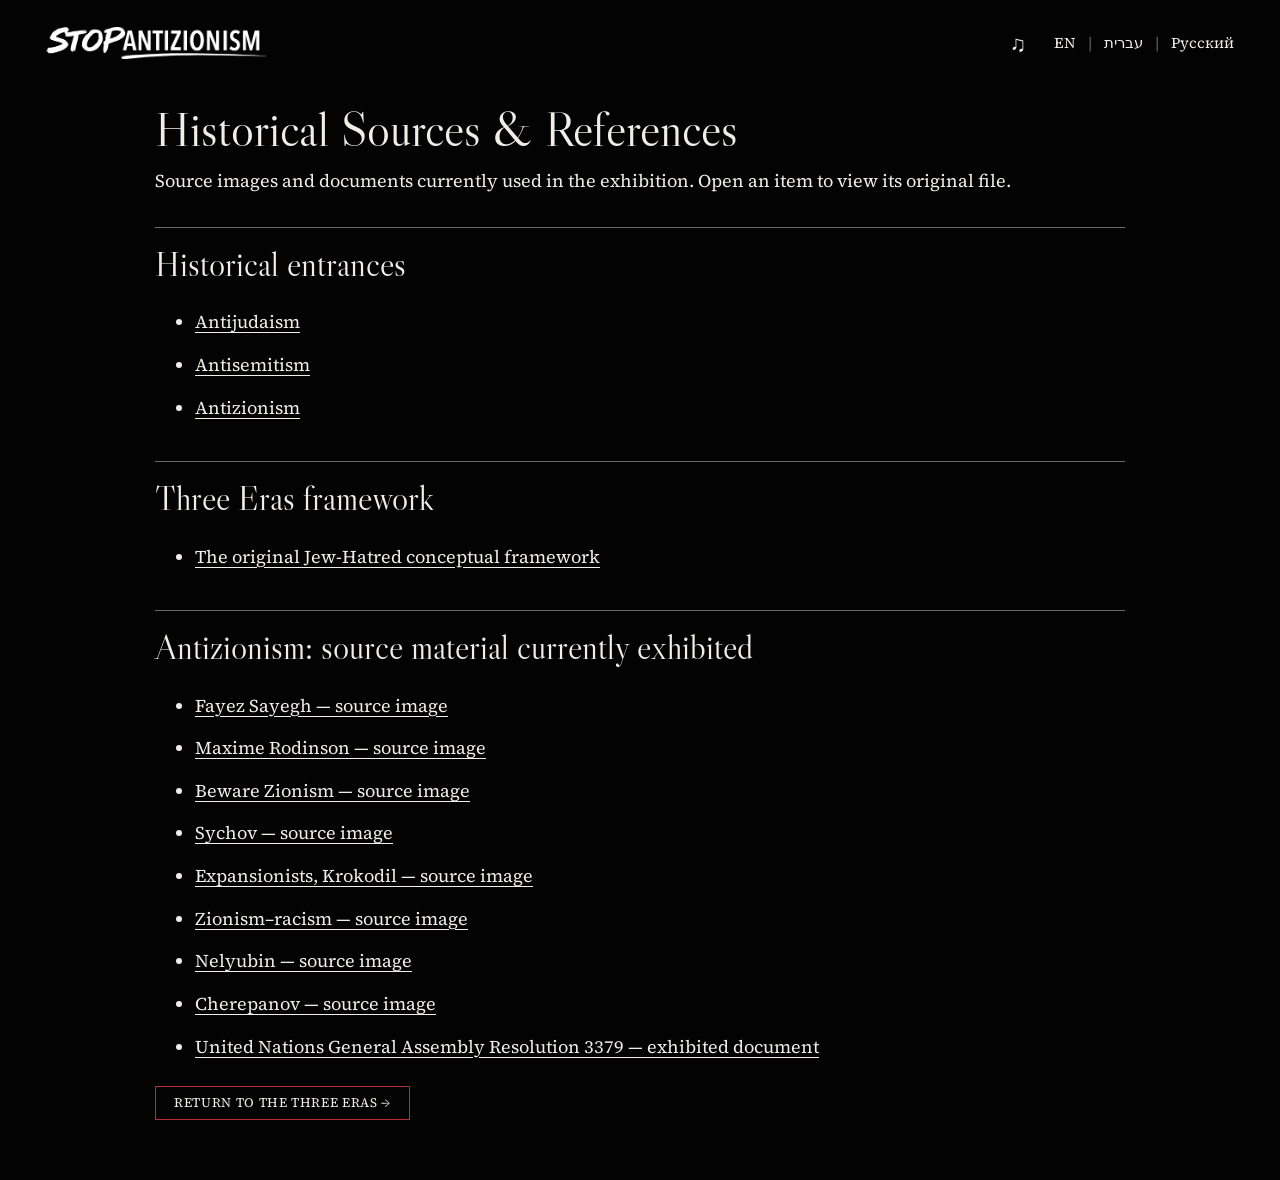
<file: historical-sources.html>
<!doctype html>
<html lang="en" dir="ltr"><head><meta charset="utf-8"><meta name="viewport" content="width=device-width,initial-scale=1,viewport-fit=cover"><meta name="color-scheme" content="dark"><meta name="theme-color" content="#000000">
<title>Historical Sources &amp; References | The Third Era</title><meta name="description" content="Original source images and documents currently displayed in the exhibition."><link rel="canonical" href="https://kilejones-alt.github.io/third-era-natasha-version/historical-sources.html">
<meta property="og:type" content="website"><meta property="og:url" content="https://kilejones-alt.github.io/third-era-natasha-version/historical-sources.html"><meta property="og:title" content="Historical Sources &amp; References | The Third Era"><meta property="og:description" content="Original source images and documents currently displayed in the exhibition."><meta property="og:image" content="https://kilejones-alt.github.io/third-era-natasha-version/third-era-share-20261014.jpg"><meta property="og:image:width" content="1200"><meta property="og:image:height" content="630"><meta name="twitter:card" content="summary_large_image"><meta name="twitter:title" content="Historical Sources &amp; References | The Third Era"><meta name="twitter:description" content="Original source images and documents currently displayed in the exhibition."><meta name="twitter:image" content="https://kilejones-alt.github.io/third-era-natasha-version/third-era-share-20261014.jpg">
<link rel="stylesheet" href="natasha-review.css"><script defer src="natasha-review.js"></script><script type="application/ld+json">{"@context": "https://schema.org", "@graph": [{"@type": "Organization", "@id": "https://stopaz.org/#organization", "name": "Stop Antizionism", "url": "https://stopaz.org/", "email": "info@stopaz.org", "parentOrganization": {"@type": "Organization", "name": "Cohesion Partnership"}}, {"@type": "WebPage", "@id": "https://kilejones-alt.github.io/third-era-natasha-version/historical-sources.html#webpage", "url": "https://kilejones-alt.github.io/third-era-natasha-version/historical-sources.html", "name": "Historical Sources & References | The Third Era", "description": "Original source images and documents currently displayed in the exhibition.", "inLanguage": "en", "publisher": {"@id": "https://stopaz.org/#organization"}, "about": {"@type": "CreativeWork", "name": "The Third Era: Antizionism and the History of Jew-Hatred", "contributor": {"@type": "Person", "name": "Dr. Naya Lekht"}}}]}</script></head><body class="sources-page"><a class="skip-link" href="#main">Skip to content</a><header class="page-header"><a class="brand" href="https://stopaz.org/" aria-label="Stop Antizionism home"><img src="stop-antizionism-logo.webp" width="250" height="44" alt="Stop Antizionism"></a><div class="header-controls"><button class="audio-toggle" type="button" aria-label="Play music" aria-pressed="false"><span aria-hidden="true">♫</span></button><nav class="language-nav" aria-label="Language"><a href="gallery.html" lang="en" aria-current="page">EN</a><span aria-hidden="true">|</span><a href="gallery-original.html?lang=he" lang="he">עברית</a><span aria-hidden="true">|</span><a href="gallery-original.html?lang=ru" lang="ru">Русский</a></nav></div></header><main id="main" class="sources-main"><h1>Historical Sources &amp; References</h1><p>Source images and documents currently used in the exhibition. Open an item to view its original file.</p><section class="ruled"><h2>Historical entrances</h2><ul><li><a href="door-antijudaism-kile.jpg">Antijudaism</a></li><li><a href="door-antisemitism-naya.jpg">Antisemitism</a></li><li><a href="door-antizionism-naya-source.jpg">Antizionism</a></li></ul></section><section class="ruled"><h2>Three Eras framework</h2><ul><li><a href="jew-hatred-conceptual-framework.png">The original Jew-Hatred conceptual framework</a></li></ul></section><section class="ruled"><h2>Antizionism: source material currently exhibited</h2><ul><li><a href="naya-sayegh-1965.webp">Fayez Sayegh — source image</a></li><li><a href="naya-rodinson-1967.webp">Maxime Rodinson — source image</a></li><li><a href="naya-ivanov-beware-zionism-1969.webp">Beware Zionism — source image</a></li><li><a href="naya-sychov-moscow-1972.webp">Sychov — source image</a></li><li><a href="naya-expansionists-krokodil-1973.webp">Expansionists, Krokodil — source image</a></li><li><a href="naya-efimovsky-zionism-racism-1976.webp">Zionism–racism — source image</a></li><li><a href="naya-nelyubin-un-1978.webp">Nelyubin — source image</a></li><li><a href="naya-cherepanov-israeli-plan-1979.webp">Cherepanov — source image</a></li><li><a href="timeline-unga-3379-1975.jpg">United Nations General Assembly Resolution 3379 — exhibited document</a></li></ul></section><p><a class="outline-link" href="gallery.html">RETURN TO THE THREE ERAS →</a></p></main><audio id="page-audio" loop preload="none" src="lacrymosa-piano.mp3"></audio></body></html>
</file>
<file: natasha-review.css>
@font-face{font-family:Caslon;src:url('assets/natasha/Caslon.ttf') format('truetype');font-display:swap}
@font-face{font-family:Source;src:url('assets/natasha/Source-Regular.ttf') format('truetype');font-weight:400;font-display:swap}
@font-face{font-family:Source;src:url('assets/natasha/Source-Semibold.ttf') format('truetype');font-weight:600 800;font-display:swap}
:root{color-scheme:dark;--paper:#f2eee7;--muted:#c8c4bf;--red:#b62e35;--line:#686866;--blue:#b6c9df;--body:Source,Georgia,serif;--display:Caslon,Georgia,serif}
*{box-sizing:border-box}html{background:#030303;scroll-behavior:smooth}body{margin:0;background:#030303;color:var(--paper);font-family:var(--body);font-size:18px;line-height:1.48;-webkit-font-smoothing:antialiased}a{color:inherit;text-underline-offset:4px}a:focus-visible,button:focus-visible,[tabindex]:focus-visible{outline:2px solid var(--blue);outline-offset:5px}button{font:inherit}img{max-width:100%}h1,h2,h3,p,figure,blockquote,dl,dd{margin:0}h1,h2,h3{font-family:var(--display);font-weight:400;line-height:1.13}p+p{margin-top:12px}h2+p{margin-top:9px}h2{font-size:34px}h3{font-size:27px}.skip-link{position:absolute;left:20px;top:-100px;z-index:10;padding:10px;background:var(--paper);color:#000}.skip-link:focus{top:10px}
.page-header{max-width:1440px;margin:0 auto;padding:22px 46px 10px;display:flex;align-items:center;justify-content:space-between;gap:24px}.brand{display:block;width:220px;flex-shrink:0}.brand img{display:block;width:100%;height:auto;filter:brightness(0) invert(1)}.header-controls{display:flex;align-items:center;gap:18px}.audio-toggle{border:0;background:none;color:var(--paper);cursor:pointer;padding:10px;font-size:22px;line-height:1}.audio-toggle[aria-pressed=true]{color:var(--blue)}.language-nav{display:flex;align-items:center;gap:12px;font-size:15px}.language-nav a{text-decoration:none}.language-nav span{color:#777}.header-pill{border:1px solid #bcb7b0;border-radius:99px;padding:9px 30px;text-decoration:none;font-size:17px;white-space:nowrap}
.eras-main{max-width:1250px;margin:0 auto;padding:0 46px 52px}.eras-title{text-align:center;max-width:1000px;margin:0 auto 28px}.eras-title h1{font-size:clamp(37px,4.5vw,60px);margin:8px 0 3px}.eras-title .subtitle{font-size:23px}.opening-copy{font-size:17px;max-width:880px;margin:10px auto 0;line-height:1.35}.door-grid{display:grid;grid-template-columns:repeat(3,minmax(0,1fr));gap:58px;margin:22px 25px 30px}.door{text-align:center;display:flex;flex-direction:column;align-items:center;min-width:0}.door-image{display:block;width:100%;aspect-ratio:1.35;border:1px solid #c8c3bc;padding:2px;background:#181816;overflow:hidden}.door-image img{display:block;width:100%;height:100%;object-fit:cover;object-position:center}.door h2{font-size:30px;margin-top:8px}.era-kind{font-size:22px;color:#db5b60;margin-top:0}.accusation{font-style:italic;line-height:1.2}.door .accusation{font-size:18px;min-height:44px;margin-top:2px}.image-caption{font-size:16px;line-height:1.3;max-width:320px;margin-top:7px;margin-bottom:12px}.cta{display:inline-flex;align-items:center;justify-content:center;gap:16px;text-decoration:none;border:1px solid var(--red);padding:11px 27px;font:15px/1.2 var(--body);min-height:43px;transition:background .18s,color .18s}.cta:hover{background:#95282f}.doorway-cta{background:var(--red);margin-top:auto;font-size:14px;padding:8px 24px;min-height:36px;letter-spacing:.05em}.ruled{border-top:1px solid var(--line);padding-top:17px;margin-top:20px}.framework-section>p{max-width:1090px}.pattern-statement{font-weight:600}.framework-diagram{max-width:900px;margin:15px auto 0;text-align:center}.framework-diagram img{display:block;width:min(100%,560px);height:auto;margin:0 auto}.framework-diagram figcaption{font-size:16px;line-height:1.3;margin:10px auto 0;max-width:900px}.comparison-section h2{margin-bottom:8px}.table-scroll{overflow-x:auto}table{border-collapse:collapse;width:100%;font-size:17px;line-height:1.25;color:var(--paper)}th,td{border:1px solid #646463;padding:9px 14px;text-align:left;vertical-align:top}th{font-weight:600}thead th{background:#101010}thead th:first-child{width:27%}thead th:nth-child(2){width:34%}.table-note{font-size:15px;text-align:center;margin-top:8px}.explanation-grid{display:grid;grid-template-columns:repeat(3,minmax(0,1fr));margin-top:18px;gap:0}.era-explanation{display:flex;flex-direction:column;min-width:0;padding:0 24px;font-size:17px;line-height:1.4;border-left:1px solid #646463}.era-explanation:first-child{border-left:0;padding-left:0}.era-explanation:last-child{padding-right:0}.era-explanation header{display:flex;gap:14px;margin-bottom:13px}.section-number{font-family:var(--display);font-size:32px;color:#d7555b;line-height:1}.era-explanation h3{font-size:25px}.era-explanation .accusation{font-size:17px;margin-top:4px}.era-explanation p{margin-bottom:10px}.era-explanation p+p{margin-top:0}.era-explanation .defining{font-weight:600;font-size:16px}.outline-link{display:inline-block;border:1px solid var(--red);padding:7px 18px;color:var(--paper);font-size:13px;letter-spacing:.05em;text-decoration:none;text-align:center;line-height:1.35}.outline-link:hover{background:#271012}.era-explanation .outline-link{margin-top:auto;align-self:center}.about-grid{display:grid;grid-template-columns:1fr 1fr;gap:32px;font-size:17px;line-height:1.4}.about-grid article+article{border-left:1px solid #646463;padding-left:32px}.about-grid h2{font-size:27px;margin-bottom:7px}.explore-section,.support-section,.source-section{text-align:center}.explore-section h2{font-size:26px}.explore-section p{font-size:16px;margin-top:5px}.era-navigation{display:flex;justify-content:center;gap:28px;margin-top:12px}.era-navigation .outline-link{min-width:170px}.support-section h2{font-size:37px}.support-section>p{max-width:980px;margin:7px auto 0;font-size:17px}.funding-actions{display:flex;justify-content:center;gap:16px;margin-top:17px}.primary{background:var(--red);border-color:var(--red)}.secondary{border-color:var(--paper);background:transparent}.secondary:hover{background:#242323}.source-section h2{font-size:27px}.source-section p{font-size:16px}.source-section .outline-link{margin-top:12px}
.teaser-main{max-width:1400px;padding:0 46px;margin:0 auto}.teaser-montage{position:relative;aspect-ratio:3.52;overflow:hidden;margin:5px -15px -8px;background:#000}.teaser-montage img{position:absolute;top:-21%;left:0;width:100%;max-width:none;height:auto;display:block}.teaser-title{text-align:center;margin:4px -22px 40px}.kicker{font-size:21px;letter-spacing:.24em;color:var(--blue);margin-bottom:4px}.teaser-title h1{font-size:clamp(36px,5.25vw,73px);line-height:1.08}.teaser-title h2{font-size:clamp(22px,3.2vw,43px);margin-top:5px}.teaser-introduction{display:grid;grid-template-columns:minmax(0,3fr) minmax(210px,1fr);gap:40px}.announcement{border-bottom:1px solid #686866;padding-bottom:18px;margin-bottom:20px}.announcement h2{font:600 clamp(26px,2.5vw,36px)/1.2 var(--body)}.status-line{font-size:clamp(23px,2.25vw,31px);line-height:1.22;margin-top:6px}.teaser-prose{font-size:22px;line-height:1.44}.teaser-prose p+p{margin-top:17px}.teaser-history{font-style:italic}.quote-column{border-left:1px solid #646463;padding-left:36px;display:flex;align-items:center}.quote-column blockquote{background:#060e16;color:var(--blue);padding:24px 25px 35px;width:100%}.quote-mark{display:block;font-size:47px;line-height:.8;margin-bottom:12px}.quote-column blockquote>p{font-family:var(--display);font-size:31px;line-height:1.28;font-style:italic}.quote-column footer{margin-top:30px;font-size:18px}.quote-column cite{font-style:normal;font-weight:600;display:block}.quote-column footer span{display:block;margin:4px 0 0 17px;font-size:16px}.teaser-framework{margin:28px -12px 26px;background:#050d15;border:1px solid #8094ab;padding:18px 27px 20px}.teaser-framework h2{text-align:center;color:var(--blue);font-family:var(--body);font-size:23px;letter-spacing:.17em;margin-bottom:18px}.teaser-framework dl{display:grid;grid-template-columns:repeat(3,minmax(0,1fr))}.teaser-framework dl>div{padding:0 28px;border-left:1px solid #627085}.teaser-framework dl>div:first-child{padding-left:0;border:0}.teaser-framework dl>div:last-child{padding-right:0}.teaser-framework dt{font-size:24px;color:var(--blue);line-height:1.2;margin-bottom:8px}.teaser-framework dd{font-size:20px;line-height:1.35}.teaser-support h2{font-size:51px}.teaser-support>p{font-size:22px;line-height:1.4;margin-top:12px}.teaser-support .funding-actions{justify-content:flex-start;margin-top:25px;gap:20px}.teaser-support .cta{font-family:var(--display);font-size:29px;border-radius:999px;padding:15px 35px;min-height:67px}.teaser-support .primary{background:#be0030;border-color:#be0030}.teaser-support .secondary{border-color:var(--blue);min-width:265px}.teaser-footer{margin-top:30px;padding:27px 0 30px;text-align:center;font-size:17px;color:#bfc3c8}.teaser-footer a{text-decoration:none}.sources-main{max-width:1050px;padding:28px 40px 60px;margin:auto}.sources-main h1{font-size:48px;margin-bottom:12px}.sources-main li{padding:8px 0}.sources-main .ruled{margin-top:32px}
.teaser-discovery{text-align:center;font-family:var(--display);font-size:23px;margin:4px 0 20px}
@media(min-width:1450px){.teaser-title h1{font-size:73px}}
@media(max-width:1000px){.page-header{padding:20px 28px 12px}.eras-main{padding:0 28px 38px}.door-grid{gap:26px;margin-left:0;margin-right:0}.door h2{font-size:28px}.era-kind{font-size:19px}.door .accusation{font-size:16px;min-height:39px}.image-caption{font-size:15px}.era-explanation{padding:0 18px;font-size:16px}.era-explanation h3{font-size:23px}.teaser-main{padding:0 30px}.teaser-introduction{gap:25px;grid-template-columns:minmax(0,2.7fr) minmax(190px,1fr)}.teaser-prose{font-size:19px}.quote-column{padding-left:24px}.quote-column blockquote{padding:22px 19px 27px}.quote-column blockquote>p{font-size:26px}.teaser-framework dt{font-size:20px}.teaser-framework dd{font-size:18px}.teaser-support>p{font-size:20px}.teaser-support .cta{font-size:25px}.header-pill{padding:8px 22px;font-size:15px}.teaser-page .brand{width:200px}}
@media(max-width:720px){body{font-size:17px}.page-header{padding:17px 20px 12px;gap:12px}.brand{width:175px}.header-controls{gap:5px}.language-nav{gap:7px;font-size:12px}.audio-toggle{font-size:19px;padding:7px}.eras-main{padding:0 20px 32px}.eras-title{margin-bottom:24px}.eras-title h1{font-size:39px;line-height:1.06;margin-top:17px}.eras-title .subtitle{font-size:21px;line-height:1.2;margin-top:9px}.opening-copy{font-size:17px;line-height:1.45;margin-top:15px}.door-grid{grid-template-columns:1fr;gap:30px;max-width:400px;margin:0 auto 30px}.door-image{aspect-ratio:1.35}.door h2{font-size:35px}.era-kind{font-size:23px}.door .accusation{font-size:19px;min-height:0;max-width:330px}.image-caption{font-size:17px;max-width:370px;margin-top:8px}.doorway-cta{font-size:15px;padding:11px 27px}h2{font-size:30px}.framework-section>p{font-size:17px;line-height:1.5}.framework-diagram img{width:100%}.framework-diagram figcaption{font-size:15px}.comparison-section h2{font-size:30px}table{font-size:14px;line-height:1.3;table-layout:fixed}th,td{padding:9px 7px;overflow-wrap:anywhere}.table-note{font-size:14px;line-height:1.4}.explanation-grid{grid-template-columns:1fr;gap:25px}.era-explanation,.era-explanation:first-child,.era-explanation:last-child{border-left:0;padding:0;font-size:17px;line-height:1.5}.era-explanation:not(:first-child){border-top:1px solid #50504f;padding-top:23px}.era-explanation h3{font-size:29px}.era-explanation .accusation{font-size:19px}.era-explanation header{margin-bottom:14px}.era-explanation .defining{font-size:17px}.era-explanation .outline-link{align-self:flex-start;margin-top:9px;font-size:14px}.about-grid{grid-template-columns:1fr;gap:23px}.about-grid article+article{border-left:0;border-top:1px solid #50504f;padding:20px 0 0}.about-grid h2{font-size:29px}.era-navigation{flex-wrap:wrap;gap:10px}.era-navigation .outline-link{min-width:0;padding:9px 12px;font-size:12px}.funding-actions{flex-direction:column;align-items:stretch;gap:12px}.funding-actions .cta{min-height:48px;font-size:16px}.support-section h2{font-size:36px}.source-section h2{font-size:27px}.teaser-page .page-header{align-items:flex-start;padding:18px 18px 8px;gap:8px}.teaser-page .brand{width:145px;margin-top:5px}.teaser-page .header-controls{flex-wrap:wrap;justify-content:flex-end;gap:7px}.header-pill{font-size:12px;padding:6px 12px}.teaser-main{padding:0 22px}.teaser-montage{margin:8px -12px 0;aspect-ratio:3.52}.teaser-title{margin:7px -8px 29px}.kicker{font-size:12px;letter-spacing:.2em;margin-bottom:8px}.teaser-title h1{font-size:clamp(31px,7.6vw,51px);line-height:1.08}.teaser-title h2{font-size:20px;line-height:1.2;margin-top:11px}.teaser-introduction{grid-template-columns:1fr;gap:22px}.announcement h2{font-size:27px}.status-line{font-size:23px;line-height:1.3}.teaser-prose{font-size:18px;line-height:1.55}.quote-column{border-left:0;padding-left:0}.quote-column blockquote{padding:24px 25px;max-width:none}.quote-column blockquote>p{font-size:28px}.quote-column footer{margin-top:18px}.quote-column footer span{font-size:16px}.teaser-framework{margin:24px 0;padding:19px}.teaser-framework h2{font-size:18px;letter-spacing:.12em;line-height:1.3}.teaser-framework dl{grid-template-columns:1fr;gap:17px}.teaser-framework dl>div,.teaser-framework dl>div:first-child,.teaser-framework dl>div:last-child{border-left:0;padding:0}.teaser-framework dl>div+div{border-top:1px solid #627085;padding-top:17px}.teaser-framework dt{font-size:22px}.teaser-framework dd{font-size:18px}.teaser-support h2{font-size:38px}.teaser-support>p{font-size:18px;line-height:1.5}.teaser-support .funding-actions{margin-top:22px;gap:13px}.teaser-support .cta{font-size:25px;min-height:59px;padding:14px 19px}.teaser-support .secondary{min-width:0}.teaser-footer{font-size:14px;line-height:1.5}.sources-main{padding:24px 22px 40px}.sources-main h1{font-size:39px}}
@media(prefers-reduced-motion:reduce){html{scroll-behavior:auto}.cta{transition:none}}
</file>
<file: public-exhibition.css>
:root{--bg:#000;--panel:#050506;--panel2:#09090a;--text:#f5f0e8;--muted:#b9b0a5;--line:rgba(245,240,232,.135);--line2:rgba(245,240,232,.075);--accent:#8c1f2d;--gold:#9a7b48;--serif:"Libre Caslon Display","Source Serif 4",Georgia,serif;--bodyserif:"Source Serif 4",Georgia,serif;--sans:"Source Sans 3",Arial,sans-serif;--walk:0;--mx:0;--my:0}*{box-sizing:border-box}html{background:#000;scroll-behavior:smooth}body{margin:0;background:#000;color:var(--text);font-family:var(--sans);-webkit-font-smoothing:antialiased;text-rendering:geometricPrecision}a{color:inherit}img{display:block;max-width:100%}.site-header{min-height:82px;display:grid;grid-template-columns:auto 1fr auto;align-items:center;gap:2rem;padding:.9rem clamp(1rem,3vw,3.8rem);border-bottom:1px solid rgba(255,255,255,.08);background:rgba(0,0,0,.94);backdrop-filter:blur(18px);position:sticky;top:0;z-index:50;box-shadow:0 18px 60px rgba(0,0,0,.38)}.brand{width:clamp(158px,14vw,220px);text-decoration:none;color:#f2f2ef;display:inline-flex;align-items:baseline;gap:.1rem;letter-spacing:-.035em;line-height:1}.text-brand{filter:none}.brand-stop{font:800 clamp(1.28rem,1.7vw,2rem)/1 var(--sans);color:#f2f2ef;transform:skew(-8deg);display:inline-block}.brand-anti{font:800 clamp(1.06rem,1.45vw,1.72rem)/1 var(--sans);color:#bdbdb8;margin-left:-.18rem;letter-spacing:-.045em;position:relative}.brand-anti:after{content:"";position:absolute;left:.02rem;right:0;bottom:-.26rem;height:2px;background:#bdbdb8;opacity:.78}.era-nav{display:flex;justify-content:center;gap:clamp(1.1rem,2.5vw,2.8rem)}.era-nav a{text-decoration:none;text-transform:uppercase;letter-spacing:.18em;font-size:.72rem;color:#d4d0c8;opacity:.88;transition:opacity .2s ease,color .2s ease}.era-nav a:hover,.era-nav a:focus-visible{color:#fff;opacity:1}.site-controls{display:flex;align-items:center;gap:1.05rem}.audio-toggle,.lang-controls button{border:0;background:none;color:#d4d0c8;font:700 .68rem/1 var(--sans);letter-spacing:.12em;padding:.42rem .26rem;cursor:pointer}.lang-controls{display:flex;gap:.45rem}.lang-controls button.active,.audio-toggle:hover,.lang-controls button:hover{color:#fff}.home-video{background:#000;border-bottom:1px solid var(--line)}.home-video video{display:block;width:100%;max-height:78vh;object-fit:cover}
.home-hero{min-height:calc(100vh - 82px);position:relative;overflow:hidden;background:#000;border-bottom:1px solid var(--line);isolation:isolate}.immersive-home{perspective:1100px}.immersive-home:before{content:"";position:absolute;inset:0;background:radial-gradient(circle at calc(70% + var(--mx)*10%) calc(33% + var(--my)*8%),rgba(255,255,255,.14),transparent 21%),radial-gradient(circle at 8% 72%,rgba(140,31,45,.19),transparent 31%),linear-gradient(180deg,#010101,#000 48%,#030303);z-index:0}.home-gallery-room{position:absolute;inset:0;z-index:1;transform-style:preserve-3d;transform:translateZ(calc(var(--walk)*110px)) rotateY(calc(var(--mx)*-3deg)) rotateX(calc(var(--my)*2deg));transition:transform .09s linear}.room-back,.room-left,.room-right,.room-floor,.room-ceiling{position:absolute;pointer-events:none}.room-back{left:28%;right:20%;top:9%;bottom:26%;background:linear-gradient(90deg,#050506,#111113 55%,#050506);border:1px solid rgba(255,255,255,.10);box-shadow:inset 0 0 120px rgba(255,255,255,.025),0 0 90px rgba(255,255,255,.035);transform:translateZ(-360px) scale(calc(1 + var(--walk)*.12))}.room-left{left:-9%;top:8%;width:39%;height:78%;background:linear-gradient(100deg,#020202,#09090a 55%,#030303);border-right:1px solid rgba(255,255,255,.08);clip-path:polygon(0 0,100% 14%,100% 78%,0 100%);transform:translateZ(-190px) rotateY(16deg)}.room-right{right:-7%;top:7%;width:35%;height:80%;background:linear-gradient(260deg,#020202,#121214 45%,#030303);border-left:1px solid rgba(255,255,255,.08);clip-path:polygon(0 14%,100% 0,100% 100%,0 78%);transform:translateZ(-210px) rotateY(-18deg)}.room-floor{left:-10%;right:-10%;bottom:-4%;height:42%;background:linear-gradient(180deg,#070708,#010101);clip-path:polygon(27% 0,73% 0,100% 100%,0 100%);border-top:1px solid rgba(255,255,255,.065);transform:rotateX(70deg) translateY(95px) translateZ(-190px);transform-origin:50% 0}.room-floor:before{content:"";position:absolute;inset:0;background:repeating-linear-gradient(90deg,rgba(255,255,255,.025) 0 1px,transparent 1px 130px),repeating-linear-gradient(0deg,rgba(255,255,255,.023) 0 1px,transparent 1px 76px);opacity:.65}.room-ceiling{left:-10%;right:-10%;top:0;height:29%;background:linear-gradient(180deg,#050506,#020202);clip-path:polygon(0 0,100% 0,73% 100%,27% 100%);border-bottom:1px solid rgba(255,255,255,.065);transform:rotateX(-68deg) translateY(-75px) translateZ(-160px);transform-origin:50% 100%}.walk-frame{position:absolute;z-index:3;text-decoration:none;background:#000;border:1px solid rgba(154,123,72,.9);box-shadow:0 0 0 12px rgba(0,0,0,.72),0 34px 120px rgba(0,0,0,.9),0 0 80px rgba(255,255,255,.065);overflow:hidden;transform-style:preserve-3d;transition:transform .45s ease,box-shadow .45s ease,filter .45s ease}.walk-frame:before{content:"";position:absolute;inset:-28%;background:radial-gradient(circle at 50% 25%,rgba(255,255,255,.18),transparent 36%);opacity:.9;z-index:2;pointer-events:none;mix-blend-mode:screen}.walk-frame img{width:100%;height:100%;object-fit:contain;background:#000;filter:contrast(1.07) brightness(.82) grayscale(.05);transform:scale(1.05);transition:transform 7s ease,filter 7s ease}.walk-frame span{position:absolute;left:1rem;bottom:.8rem;z-index:4;text-transform:uppercase;letter-spacing:.16em;font:700 .68rem/1 var(--sans);color:#f2eee7;text-shadow:0 2px 16px #000}.walk-frame:hover{transform:translateZ(120px) scale(1.04)!important;box-shadow:0 0 0 12px rgba(0,0,0,.72),0 44px 150px rgba(0,0,0,.95),0 0 110px rgba(255,255,255,.13)}.walk-frame:hover img{transform:scale(1.1);filter:contrast(1.12) brightness(.94)}.walk-frame-a{width:19vw;height:26vh;left:47%;top:27%;transform:translateZ(-40px) rotateY(0deg) translateX(calc(var(--mx)*-10px))}.walk-frame-b{width:15vw;height:21vh;right:10%;top:29%;transform:translateZ(-180px) rotateY(-15deg) translateX(calc(var(--mx)*-20px));filter:brightness(.82)}.walk-frame-c{width:14vw;height:20vh;left:28%;top:33%;transform:translateZ(-240px) rotateY(14deg) translateX(calc(var(--mx)*-28px));filter:brightness(.78)}.home-hero-copy{position:relative;z-index:5;width:min(720px,52vw);padding:clamp(6rem,10vw,9rem) 0 0 clamp(1.15rem,6vw,7rem);pointer-events:none}.kicker{margin-bottom:1.35rem;text-transform:uppercase;letter-spacing:.22em;font-size:.84rem;color:#c1b8ad}.home-hero h1,.era-hero h1,.section-inner h2{font-family:var(--serif);font-weight:400;letter-spacing:-.028em}.home-hero h1{max-width:12ch;margin:0;font-size:clamp(4.4rem,8.6vw,10rem);line-height:.86;text-shadow:0 18px 60px rgba(0,0,0,.88)}.hero-line{max-width:760px;margin:2.3rem 0 0;color:#e2ddd5;font:400 clamp(1.18rem,1.65vw,1.55rem)/1.58 var(--bodyserif);text-shadow:0 10px 40px rgba(0,0,0,.8)}
.home-body,.era-intro,.streams,.libel-intro,.libel-section,.genealogy{padding:clamp(5rem,8.5vw,8.8rem) clamp(1rem,5vw,5.8rem);border-bottom:1px solid var(--line2)}.home-body{background:#050505}.prose{max-width:1040px;margin:0 auto}.prose p,.libel-copy p,.timeline-entry p,.section-lead,.genealogy-intro p{font-family:var(--bodyserif);font-size:clamp(1.22rem,1.48vw,1.46rem);line-height:1.76;color:#ded8d0;margin:0 0 1.72rem}.home-body .prose p:first-child,.era-intro .prose p:first-child{font-size:clamp(1.55rem,2.25vw,2.15rem);line-height:1.48;color:#fff;margin-bottom:2.2rem}.home-actions{display:flex;flex-wrap:wrap;align-items:center;gap:1.1rem 1.5rem;margin-top:3.4rem}.cta{display:inline-flex;align-items:center;min-height:52px;padding:.8rem 1.15rem;border:1px solid #e7e0d9;text-decoration:none;text-transform:uppercase;letter-spacing:.09em;font-size:.78rem;font-weight:700;transition:background .2s ease,color .2s ease}.cta:hover{background:#e7e0d9;color:#090a0c}.email{font-size:.82rem;letter-spacing:.08em;color:#c0bab2;text-underline-offset:5px}.home-era-pills{padding:clamp(4rem,7vw,7rem) clamp(1rem,5vw,5.8rem);background:#000;border-bottom:1px solid var(--line2)}.home-pill-grid{display:grid;grid-template-columns:repeat(3,minmax(0,1fr));gap:clamp(1rem,2vw,2rem);width:min(100%,1240px);margin:0 auto}.home-pill{position:relative;min-height:340px;background:#050505;border:1px solid rgba(255,255,255,.13);text-decoration:none;overflow:hidden;box-shadow:0 32px 110px rgba(0,0,0,.55);transform:translateY(18px);transition:transform .45s ease,border-color .45s ease,box-shadow .45s ease}.home-pill.visible{transform:none}.pill-img{display:block;position:absolute;inset:0}.pill-img img{width:100%;height:100%;object-fit:contain;background:#000;filter:contrast(1.05) brightness(.7);transform:scale(1.03);transition:transform 6s ease,filter 6s ease}.home-pill:before{content:"";position:absolute;inset:0;background:linear-gradient(180deg,rgba(0,0,0,.12),rgba(0,0,0,.78));z-index:2}.home-pill>span:last-child{position:absolute;left:1.15rem;bottom:1.05rem;z-index:3;font:400 clamp(2rem,3.2vw,3.5rem)/.9 var(--serif);color:#f5f0e8;text-shadow:0 14px 50px #000}.home-pill:hover{transform:translateY(-10px);border-color:rgba(154,123,72,.9);box-shadow:0 42px 140px rgba(0,0,0,.72),0 0 60px rgba(255,255,255,.06)}.home-pill:hover img{transform:scale(1.09);filter:contrast(1.12) brightness(.88)}
.era-hero{position:relative;background:#000;border-bottom:1px solid var(--line);overflow:hidden;isolation:isolate;min-height:calc(92vh - 82px);perspective:1100px}.era-stage{position:absolute;inset:0;display:grid;grid-template-columns:minmax(320px,.9fr) minmax(420px,1.1fr);align-items:center;gap:clamp(1rem,4vw,5rem);padding:clamp(4.2rem,6vw,7rem) clamp(1.1rem,5vw,6rem);transform-style:preserve-3d;transform:rotateY(calc(var(--mx)*-2deg)) rotateX(calc(var(--my)*1.5deg));transition:transform .1s linear}.era-room{position:absolute;inset:0;z-index:0;pointer-events:none}.era-back-wall,.era-left-wall,.era-right-wall,.era-floor{position:absolute}.era-back-wall{left:22%;right:12%;top:15%;bottom:22%;background:linear-gradient(90deg,#050506,#111113 55%,#050506);border:1px solid rgba(255,255,255,.09);box-shadow:inset 0 0 120px rgba(255,255,255,.025)}.era-left-wall{left:-8%;top:10%;width:36%;height:76%;background:linear-gradient(100deg,#020202,#080809 58%,#030303);clip-path:polygon(0 0,100% 13%,100% 78%,0 100%);border-right:1px solid rgba(255,255,255,.065)}.era-right-wall{right:-7%;top:9%;width:31%;height:78%;background:linear-gradient(260deg,#020202,#121214 44%,#030303);clip-path:polygon(0 13%,100% 0,100% 100%,0 78%);border-left:1px solid rgba(255,255,255,.065)}.era-floor{left:-8%;right:-8%;bottom:-4%;height:38%;background:linear-gradient(180deg,#070708,#010101);clip-path:polygon(27% 0,73% 0,100% 100%,0 100%);border-top:1px solid rgba(255,255,255,.06)}.era-floor:before{content:"";position:absolute;inset:0;background:repeating-linear-gradient(90deg,rgba(255,255,255,.022) 0 1px,transparent 1px 115px),repeating-linear-gradient(0deg,rgba(255,255,255,.02) 0 1px,transparent 1px 70px);opacity:.6}.era-hero:before{content:"";position:absolute;inset:0;background:radial-gradient(circle at calc(68% + var(--mx)*8%) calc(36% + var(--my)*6%),rgba(255,255,255,.14),transparent 23%),radial-gradient(circle at 15% 75%,rgba(140,31,45,.17),transparent 36%),linear-gradient(180deg,#010101,#000 60%,#030303);z-index:0}.era-hero-title{position:relative;z-index:3;grid-column:1;align-self:center;max-width:720px}.era-hero h1{margin:0;font-size:clamp(4.5rem,8.2vw,9rem);line-height:.86;text-shadow:0 18px 70px rgba(0,0,0,.94)}.era-frame{position:relative;z-index:3;grid-column:2;align-self:center;margin:0;width:min(100%,760px);height:min(66vh,680px);display:flex;align-items:center;justify-content:center;border:1px solid rgba(154,123,72,.92);background:#000;box-shadow:0 0 0 14px rgba(0,0,0,.74),0 38px 140px rgba(0,0,0,.9),0 0 100px rgba(255,255,255,.07);overflow:hidden;animation:frameBreath 18s ease-in-out infinite alternate}.era-frame:before{content:"";position:absolute;inset:-20%;background:radial-gradient(circle at 50% 22%,rgba(255,255,255,.18),transparent 38%);z-index:2;mix-blend-mode:screen;pointer-events:none}.era-frame-inner{width:100%;height:100%;display:flex;align-items:center;justify-content:center;background:#000;overflow:hidden}.era-frame img{max-width:100%;max-height:100%;width:100%;height:100%;object-fit:contain;filter:contrast(1.08) brightness(.82);transform:scale(1.02);animation:artDrift 24s ease-in-out infinite alternate}.era-hero.no-image{min-height:38vh;background:#030303}.era-hero.no-image .era-stage{display:block;position:relative}.era-hero.no-image .era-room{display:none}@keyframes artDrift{0%{transform:scale(1.02) translate3d(0,0,0);filter:contrast(1.06) brightness(.8)}50%{transform:scale(1.045) translate3d(-.55%,.35%,0);filter:contrast(1.12) brightness(.92)}100%{transform:scale(1.03) translate3d(.45%,-.3%,0);filter:contrast(1.09) brightness(.86)}}@keyframes frameBreath{0%{box-shadow:0 0 0 14px rgba(0,0,0,.74),0 38px 140px rgba(0,0,0,.9),0 0 75px rgba(255,255,255,.045)}100%{box-shadow:0 0 0 14px rgba(0,0,0,.74),0 44px 160px rgba(0,0,0,.94),0 0 115px rgba(255,255,255,.09)}}
.era-intro{background:#050505}.era-intro .prose{max-width:1040px}.section-inner{width:min(100%,1220px);margin:0 auto}.section-inner h2{font-size:clamp(3rem,5.2vw,5.6rem);line-height:.94;margin:0 0 2.2rem}.section-lead{max-width:980px;font-size:clamp(1.36rem,1.9vw,1.72rem);line-height:1.58;color:#f1ece6}.streams{background:#020202}.stream-grid{display:grid;grid-template-columns:repeat(3,minmax(0,1fr));gap:1px;background:var(--line);border:1px solid var(--line);margin-top:3.2rem}.stream-grid p{margin:0;padding:clamp(1.6rem,2.5vw,2.6rem);background:#070708;font-family:var(--bodyserif);font-size:1.22rem;line-height:1.7;color:#d8d2cb}.libel-intro{background:#070707}.libel-section{background:#040404}.libel-section:nth-of-type(even){background:#070707}.libel-copy{max-width:1000px}.artifact-grid{display:grid;grid-template-columns:repeat(4,minmax(0,1fr));gap:clamp(1rem,1.8vw,1.7rem);margin:3.8rem auto 0;width:min(100%,1220px)}.artifact{margin:0}.artifact-frame{background:#020202;border:1px solid rgba(255,255,255,.11);min-height:260px;display:flex;align-items:center;justify-content:center;overflow:hidden;box-shadow:0 20px 70px rgba(0,0,0,.58)}.artifact-frame img{width:100%;height:100%;max-height:540px;object-fit:contain;transition:transform 14s ease,filter 14s ease;filter:contrast(1.06) brightness(.9)}.artifact-frame:hover img{transform:scale(1.035);filter:contrast(1.1) brightness(.98)}.artifact figcaption{font:700 .72rem/1.4 var(--sans);letter-spacing:.09em;color:#b8b1a8;margin-top:.75rem}.genealogy{background:#020202}.genealogy-intro{max-width:980px;margin-bottom:4.2rem}.timeline{position:relative;padding-inline-start:clamp(1.3rem,4vw,4rem)}.timeline:before{content:"";position:absolute;inset-inline-start:0;top:.35rem;bottom:0;width:1px;background:linear-gradient(to bottom,rgba(140,31,45,.9),rgba(255,255,255,.08))}.timeline-entry{position:relative;max-width:1000px;margin:0 0 clamp(3.9rem,6vw,6.3rem)}.timeline-entry:before{content:"";position:absolute;inset-inline-start:calc(-1 * clamp(1.3rem,4vw,4rem) - 3px);top:.58rem;width:7px;height:7px;border-radius:50%;background:var(--accent);box-shadow:0 0 0 5px var(--bg)}.timeline-entry h3{margin:0 0 1.1rem;font:400 clamp(1.9rem,3.1vw,3.3rem)/1.04 var(--serif);color:#fff}.artifact,.stream-grid p,.timeline-entry,.libel-copy p,.prose p,.home-pill{opacity:0;transform:translateY(14px);transition:opacity .58s ease,transform .58s ease}.walk-frame,.era-frame{opacity:0;transition:opacity .7s ease,box-shadow .45s ease,filter .45s ease}.visible{opacity:1!important}.artifact.visible,.stream-grid p.visible,.timeline-entry.visible,.libel-copy p.visible,.prose p.visible,.home-pill.visible{transform:none!important}
[dir=rtl] .prose,[dir=rtl] .libel-copy,[dir=rtl] .section-lead,[dir=rtl] .genealogy-intro,[dir=rtl] .timeline-entry{text-align:right}[dir=rtl] .site-header{grid-template-columns:auto 1fr auto}[dir=rtl] .era-nav{direction:rtl}[dir=rtl] .site-controls{direction:ltr}[dir=rtl] .home-hero-copy,[dir=rtl] .era-hero-title{text-align:right;margin-left:auto}[dir=rtl] .artifact figcaption{text-align:right}@media(max-width:1080px){.site-header{grid-template-columns:auto 1fr}.site-controls{grid-column:1/-1;justify-content:flex-end;border-top:1px solid var(--line2);padding-top:.55rem}.era-nav{justify-content:flex-end}.home-hero-copy{width:min(90vw,720px)}.walk-frame-a{width:26vw}.walk-frame-b,.walk-frame-c{display:none}.home-pill-grid,.stream-grid{grid-template-columns:1fr}.artifact-grid{grid-template-columns:repeat(2,minmax(0,1fr))}.era-stage{grid-template-columns:1fr;align-items:end}.era-hero-title{grid-column:1;align-self:start}.era-frame{grid-column:1;align-self:end;width:100%;height:50vh;opacity:.9}.era-hero h1{font-size:clamp(4.2rem,13vw,7rem)}}@media(max-width:640px){.site-header{display:block;padding:.82rem 1rem}.brand{width:130px}.brand img{height:44px}.era-nav{justify-content:flex-start;gap:.85rem;margin-top:.78rem;flex-wrap:wrap}.era-nav a{font-size:.64rem;letter-spacing:.1em}.site-controls{justify-content:flex-start;margin-top:.68rem}.home-hero{min-height:86vh}.home-hero-copy{padding:5.2rem 1rem 0;width:100%}.home-hero h1{font-size:clamp(3.5rem,15vw,5.8rem)}.hero-line{font-size:1.15rem}.home-gallery-room{opacity:.82}.walk-frame-a{width:58vw;height:28vh;left:38%;top:48%}.home-body,.era-intro,.streams,.libel-intro,.libel-section,.genealogy,.home-era-pills{padding-left:1rem;padding-right:1rem}.home-pill{min-height:280px}.home-pill-grid,.artifact-grid{grid-template-columns:1fr}.era-hero{min-height:86vh}.era-stage{padding:4.6rem 1rem 3rem}.era-frame{height:44vh}.era-hero h1{font-size:clamp(3.7rem,16vw,6rem)}.artifact-frame{min-height:0}.timeline{padding-inline-start:1.2rem}.timeline-entry:before{inset-inline-start:-1.42rem}.prose p,.libel-copy p,.timeline-entry p,.section-lead,.genealogy-intro p{font-size:1.17rem;line-height:1.74}}@media(prefers-reduced-motion:reduce){html{scroll-behavior:auto}.artifact,.stream-grid p,.timeline-entry,.libel-copy p,.prose p,.home-pill,.walk-frame,.era-frame{opacity:1;transition:none}.artifact,.stream-grid p,.timeline-entry,.libel-copy p,.prose p,.home-pill{transform:none!important}.era-frame,.era-frame img,.walk-frame img{animation:none}.artifact-frame:hover img,.home-pill:hover img,.walk-frame:hover img{transform:none}}

/* v12 readability and logo corrections */
.brand img{display:none!important}
.text-brand{filter:none!important}
.prose p,
.libel-copy p,
.timeline-entry p,
.genealogy-intro p{
  font-family:var(--bodyserif);
  font-weight:500;
  font-size:clamp(1.34rem,1.62vw,1.62rem);
  line-height:1.72;
  color:#e6dfd5;
  letter-spacing:.002em;
}
.home-body .prose p:first-child,
.era-intro .prose p:first-child{
  font-family:var(--bodyserif);
  font-weight:500;
  font-size:clamp(1.34rem,1.62vw,1.62rem);
  line-height:1.72;
  color:#e6dfd5;
  margin-bottom:1.72rem;
}
.section-lead{
  font-family:var(--bodyserif);
  font-weight:500;
  font-size:clamp(1.42rem,1.85vw,1.74rem);
  line-height:1.62;
  color:#f0e9df;
}
.hero-line{
  font-weight:500;
  font-size:clamp(1.28rem,1.82vw,1.68rem);
  line-height:1.62;
}
.stream-grid p{
  font-family:var(--bodyserif);
  font-weight:500;
  font-size:clamp(1.26rem,1.45vw,1.46rem);
  line-height:1.68;
}
.timeline-entry h3{
  font-weight:400;
}
.home-video[hidden]{
  display:none!important;
}
@media(max-width:640px){
  .brand{width:auto}
  .brand-stop{font-size:1.25rem}
  .brand-anti{font-size:1.05rem}
  .prose p,
  .libel-copy p,
  .timeline-entry p,
  .genealogy-intro p,
  .home-body .prose p:first-child,
  .era-intro .prose p:first-child{
    font-size:1.22rem;
    line-height:1.72;
  }
}
</file>
<file: site-hotfix-v17.css>
/* v17 production hotfix: mobile, nav, video, controls, spacing, hero balance */
html,body{background:#000!important}
body[data-page="home"] .era-nav{display:none!important}
body[data-page="home"] .site-header{grid-template-columns:auto 1fr!important}
body[data-page="home"] .site-controls{justify-self:end!important}
.home-video[hidden]{display:none!important}.home-video{background:#000;border-bottom:1px solid rgba(245,240,232,.135)}.home-video video{display:block;width:100%;height:min(78vh,780px);object-fit:cover;background:#000}
.site-controls{display:flex!important;align-items:center!important;justify-content:flex-end!important;gap:.6rem!important}.lang-controls{display:flex!important;align-items:center!important;gap:.45rem!important}.audio-toggle,.lang-controls button{min-height:34px!important;border:1px solid rgba(255,255,255,.16)!important;border-radius:999px!important;background:rgba(255,255,255,.035)!important;color:#d9d1c7!important;padding:.58rem .82rem!important;font:700 .72rem/1 var(--sans)!important;letter-spacing:.12em!important;text-transform:uppercase!important;cursor:pointer!important;box-shadow:0 12px 34px rgba(0,0,0,.28)!important;transition:transform .18s ease,border-color .18s ease,background .18s ease,color .18s ease,box-shadow .18s ease,text-shadow .18s ease!important}.audio-toggle:hover,.lang-controls button:hover,.audio-toggle:focus-visible,.lang-controls button:focus-visible{transform:translateY(-2px)!important;color:#fff!important;border-color:rgba(232,218,190,.66)!important;background:rgba(232,218,190,.09)!important;box-shadow:0 18px 46px rgba(0,0,0,.46),0 0 24px rgba(232,218,190,.12)!important;text-shadow:0 0 18px rgba(255,255,255,.38)!important;outline:none!important}.audio-toggle:active,.lang-controls button:active{transform:translateY(0)!important}.lang-controls button.active{color:#fff!important;border-color:rgba(232,218,190,.78)!important;background:rgba(232,218,190,.13)!important;box-shadow:inset 0 0 0 1px rgba(255,255,255,.045),0 0 26px rgba(232,218,190,.14)!important}
.home-body,.era-intro,.streams,.libel-intro,.libel-section,.genealogy{padding-top:clamp(3.1rem,5.4vw,5.4rem)!important;padding-bottom:clamp(3.5rem,5.8vw,5.8rem)!important}.era-intro{margin-top:0!important}.prose{max-width:980px!important}.prose p,.libel-copy p,.timeline-entry p,.genealogy-intro p,.home-body .prose p:first-child,.era-intro .prose p:first-child{font-family:var(--bodyserif)!important;font-weight:500!important;font-size:clamp(1.28rem,1.44vw,1.48rem)!important;line-height:1.72!important;margin:0 0 1.38rem!important;color:#e7e0d6!important}.section-lead{font-size:clamp(1.34rem,1.65vw,1.62rem)!important;line-height:1.62!important}
.home-hero{min-height:calc(100vh - 76px)!important;padding:clamp(3.8rem,6vw,6rem) clamp(1.15rem,5vw,6rem) clamp(3.5rem,5vw,5.5rem)!important;align-items:center!important}.home-hero-copy{max-width:1120px!important}.home-hero h1{font-size:clamp(4.2rem,6.8vw,7.7rem)!important;line-height:.9!important;max-width:12.5ch!important}.hero-line{max-width:760px!important;margin-top:1.65rem!important;font-size:clamp(1.24rem,1.55vw,1.52rem)!important;line-height:1.58!important}
.era-hero{min-height:calc(100vh - 76px)!important;display:grid!important;grid-template-columns:minmax(340px,.84fr) minmax(460px,1.16fr)!important;align-items:center!important;column-gap:clamp(2rem,4.5vw,6rem)!important;padding:clamp(3rem,5vw,5rem) clamp(1.15rem,5vw,6rem)!important;background:#000!important;overflow:hidden!important}.era-stage{position:relative!important;inset:auto!important;display:contents!important}.era-hero-title{grid-column:1!important;grid-row:1!important;position:relative!important;z-index:4!important;align-self:center!important;padding:0!important;max-width:620px!important}.era-hero h1{font-size:clamp(4.6rem,7.5vw,8.1rem)!important;line-height:.88!important;margin:0!important}.era-frame{grid-column:2!important;grid-row:1!important;position:relative!important;width:min(100%,760px)!important;height:min(64vh,680px)!important;max-height:64vh!important;align-self:center!important;margin:0 auto!important}.era-frame img{object-fit:contain!important}.era-hero.no-image{min-height:38vh!important}
@media(max-width:760px){body[data-page="home"] .era-nav{display:none!important}.site-header{position:relative!important;min-height:auto!important;padding:1.05rem 1rem .95rem!important;display:block!important;background:#000!important}.brand{width:auto!important;display:inline-flex!important;margin-bottom:1.05rem!important}.brand-stop{font-size:1.45rem!important}.brand-anti{font-size:1.22rem!important}.site-controls{justify-content:flex-start!important;align-items:center!important;flex-wrap:wrap!important;gap:.6rem!important;border-top:1px solid rgba(255,255,255,.11)!important;padding-top:.9rem!important;margin-top:.9rem!important}.lang-controls{flex-wrap:wrap!important;gap:.55rem!important}.audio-toggle,.lang-controls button{min-height:36px!important;padding:.62rem .84rem!important;font-size:.76rem!important;letter-spacing:.115em!important}.home-gallery-room,.walk-frame,.room-back,.room-left,.room-right,.room-floor,.room-ceiling{display:none!important}.home-hero{min-height:auto!important;display:block!important;padding:3.2rem 1rem 2.8rem!important;overflow:hidden!important;background:radial-gradient(circle at 72% 24%,rgba(255,255,255,.08),transparent 26%),radial-gradient(circle at 10% 76%,rgba(120,25,38,.16),transparent 34%),linear-gradient(180deg,#000,#020202 62%,#000)!important;border-bottom:1px solid rgba(255,255,255,.09)!important}.home-hero:after{display:none!important}.home-hero-copy{position:relative!important;z-index:5!important;max-width:100%!important;width:100%!important;padding:0!important}.kicker{font-size:.82rem!important;letter-spacing:.24em!important;line-height:1.35!important;margin-bottom:1.15rem!important}.home-hero h1{font-size:clamp(2.82rem,13.4vw,4.55rem)!important;line-height:.92!important;letter-spacing:-.035em!important;max-width:100%!important;margin:0!important}.hero-line{position:relative!important;z-index:5!important;max-width:100%!important;margin-top:1.35rem!important;font-size:1.1rem!important;line-height:1.52!important;color:#e9e1d8!important;text-shadow:none!important}.home-era-pills{display:block!important;padding:1.5rem 1rem 3rem!important;background:#000!important}.home-pill-grid{display:grid!important;grid-template-columns:1fr!important;gap:1rem!important}.home-pill{min-height:210px!important;transform:none!important}.pill-img img{object-fit:contain!important;transform:none!important}.home-pill>span:last-child{font-size:2.25rem!important;line-height:.92!important;left:1rem!important;bottom:.9rem!important}.home-body,.era-intro,.streams,.libel-intro,.libel-section,.genealogy{padding-top:2.55rem!important;padding-bottom:3.15rem!important}.prose p,.libel-copy p,.timeline-entry p,.genealogy-intro p,.home-body .prose p:first-child,.era-intro .prose p:first-child{font-size:1.18rem!important;line-height:1.7!important}.era-hero{min-height:auto!important;display:flex!important;flex-direction:column!important;align-items:flex-start!important;padding:2.6rem 1.15rem 3rem!important;gap:2rem!important}.era-hero-title{width:100%!important;max-width:100%!important}.era-hero h1{font-size:clamp(3.6rem,13vw,6.4rem)!important}.era-frame{width:100%!important;height:auto!important;max-height:58vh!important;align-self:center!important}.era-frame img{width:100%!important;height:auto!important;max-height:58vh!important}}
/* v18: hero separation, gallery sizing, consistent column, mobile film */
@media(min-width:761px){
.home-hero{display:flex!important;align-items:center!important}
.home-hero-copy{width:min(43vw,640px)!important;max-width:none!important;padding:0 0 0 clamp(1.5rem,6vw,7rem)!important}
.home-hero h1{font-size:clamp(3.4rem,5.1vw,6.2rem)!important;line-height:.92!important;max-width:none!important}
.hero-line{max-width:34ch!important}
.home-gallery-room{inset:0 0 0 49%!important}
.walk-frame-a,.walk-frame-b,.walk-frame-c{display:block!important}
.room-back{left:14%!important;right:10%!important}
.room-left{left:-6%!important;width:30%!important}
.room-right{right:-6%!important;width:28%!important}
.walk-frame-a{width:min(12vw,190px)!important;height:22vh!important;left:5%!important;right:auto!important;top:33%!important;transform:translateZ(-70px) rotateY(12deg) translateX(calc(var(--mx)*-28px))!important;filter:brightness(.86)!important}
.walk-frame-b{width:min(18vw,300px)!important;height:31vh!important;left:33%!important;right:auto!important;top:26%!important;transform:translateZ(-30px) translateX(calc(var(--mx)*-10px))!important;filter:none!important}
.walk-frame-c{width:min(12vw,190px)!important;height:22vh!important;right:0%!important;left:auto!important;top:33%!important;transform:translateZ(-70px) rotateY(-12deg) translateX(calc(var(--mx)*-20px))!important;filter:brightness(.86)!important}
}
.artifact-grid{display:flex!important;flex-wrap:wrap!important;justify-content:center!important;gap:clamp(1.2rem,2vw,2rem)!important;width:min(100%,1220px)!important}
.artifact{flex:1 1 300px!important;max-width:460px!important}
.artifact-grid>.artifact:only-child{max-width:640px!important}
.artifact-frame{min-height:0!important;aspect-ratio:4/5;padding:clamp(.6rem,1.2vw,1rem)!important}
.artifact-frame img{width:100%!important;height:100%!important;max-height:none!important;object-fit:contain!important}
.libel-section .section-inner,.libel-intro .section-inner{width:min(100%,1000px)!important}
.libel-copy{max-width:none!important}
.era-intro .artifact-grid{margin-top:3rem!important}
@media(max-width:760px){
.home-video video{height:auto!important;aspect-ratio:16/10!important;max-height:62vh!important}
.artifact,.artifact-grid>.artifact:only-child{max-width:100%!important;flex-basis:100%!important}
.artifact-frame{aspect-ratio:auto!important}
.artifact-frame img{height:auto!important;max-height:72vh!important}
}

@media(min-width:1000px){
.site-header{display:grid!important;grid-template-columns:auto 1fr auto!important}
body[data-page="home"] .site-header{grid-template-columns:auto 1fr!important}
.era-nav{margin-top:0!important;justify-content:center!important}
.site-controls{grid-column:auto!important;border-top:0!important;padding-top:0!important;margin-top:0!important}
}
.audio-toggle,.lang-controls button{white-space:nowrap!important}
.libel-links{display:flex;flex-wrap:wrap;gap:1rem;margin-top:2.6rem}
.libel-links a{display:inline-flex;align-items:center;min-height:52px;padding:.9rem 1.5rem;border:1px solid rgba(255,255,255,.18);border-radius:999px;background:rgba(255,255,255,.035);color:#f5f0e8;text-decoration:none;font:400 clamp(1.25rem,1.6vw,1.6rem)/1 var(--serif);transition:transform .18s ease,border-color .18s ease,background .18s ease,box-shadow .18s ease}
.libel-links a:hover,.libel-links a:focus-visible{transform:translateY(-2px);border-color:rgba(232,218,190,.66);background:rgba(232,218,190,.09);box-shadow:0 18px 46px rgba(0,0,0,.46),0 0 24px rgba(232,218,190,.12);outline:none}
@media(max-width:760px){.libel-links{flex-direction:column}.libel-links a{justify-content:center}}
</file>
<file: site-finish-v30.css>
/* Three Eras: artwork first, titles below, original sources untouched. */
:root { --finish-column:780px; }
html,body { background:#000!important; }
.brand,.text-brand,.site-logo,.stopaz-brand { display:none!important; }
.site-header,body[data-page="home"] .site-header,[dir="rtl"] .site-header {
  position:relative!important;
  display:grid!important;
  grid-template-columns:minmax(0,1fr) auto!important;
  align-items:center!important;
  min-height:54px!important;
  padding:.5rem clamp(1rem,3vw,2.5rem)!important;
  gap:.6rem!important;
  background:#000!important;
  border:0!important;
}
.era-nav { display:none!important; }
.site-header .site-controls,[dir="rtl"] .site-header .site-controls {
  grid-column:2!important;grid-row:1!important;justify-self:end!important;
  margin:0!important;padding:0!important;border:0!important;gap:2px!important;
  flex-wrap:nowrap!important;
}
.lang-controls { gap:.25rem!important;flex-wrap:nowrap!important; }
.audio-toggle,.lang-controls button {
  border:0!important;background:none!important;box-shadow:none!important;
  min-height:36px!important;padding:.4rem .25rem!important;
  font:500 .7rem/1.1 var(--sans,"Source Sans 3",sans-serif)!important;
  letter-spacing:.02em!important;text-shadow:none!important;
}
.audio-toggle { display:grid!important;place-items:center;width:30px!important;min-width:30px!important;padding:0!important; }
.sound-wave { display:flex;align-items:center;justify-content:center;gap:2px;width:20px;height:18px; }
.sound-wave i { display:block;width:2px;background:currentColor;border-radius:2px; }
.sound-wave i:nth-child(1) { height:6px; }.sound-wave i:nth-child(2) { height:13px; }
.sound-wave i:nth-child(3) { height:9px; }.sound-wave i:nth-child(4) { height:16px; }
.audio-toggle[aria-pressed="true"] { color:#fff!important; }
.home-gallery-room { display:block!important;inset:0!important;opacity:.28!important;pointer-events:none;overflow:hidden!important; }
.home-gallery-room .walk-frame { display:none!important; }
.home-gallery-room :is(.room-ceiling,.room-back,.room-left,.room-right,.room-floor) { display:block!important; }
.home-hero,body[data-page="home"] .home-hero {
  display:block!important;min-height:0!important;position:relative!important;isolation:isolate;
  padding:1.6rem 1.2rem 1rem!important;overflow:clip!important;background:#000!important;
}
.home-hero-copy { width:min(100%,var(--finish-column))!important;max-width:none!important;margin-inline:auto!important;padding:0!important;position:relative!important;z-index:2; }
.home-hero h1 { font-size:clamp(3.2rem,5.4vw,5.6rem)!important;line-height:.98!important;max-width:none!important;text-shadow:none!important; }
.hero-line { max-width:100%!important;margin-top:1.1rem!important; }
.home-hero::before,.home-hero::after { display:none!important; }
.era-hero,.era-hero.has-image,.era-hero.no-image {
  display:flex!important;flex-direction:column!important;align-items:center!important;
  min-height:0!important;padding:1.35rem 1.2rem .7rem!important;gap:1.2rem!important;
  overflow:visible!important;background:#000!important;position:relative!important;isolation:isolate;
}
.era-stage { display:contents!important; }
.era-room { display:block!important;position:absolute!important;inset:0!important;overflow:hidden!important;opacity:.22;pointer-events:none; }
.era-hero::before { display:none!important; }
.era-hero,.home-hero,.libel-page-heading,.libel-page-heading h1 { border-bottom:0!important; }
.timeline::before,.timeline-entry::before { display:none!important; }
.timeline { padding-inline-start:0!important; }
.era-hero-title { order:2!important;width:min(100%,var(--finish-column))!important;max-width:none!important;align-self:auto!important;margin:0 auto!important;padding:0!important;text-align:center!important; }
.era-hero h1 { font-size:clamp(3.1rem,6vw,5.5rem)!important;line-height:1.05!important;overflow-wrap:anywhere!important;white-space:normal!important;text-shadow:none!important; }
.era-frame {
  order:1!important;width:fit-content!important;max-width:min(100%,var(--finish-column))!important;height:auto!important;
  max-height:none!important;min-height:0!important;margin:0 auto!important;
  padding:0!important;animation:none!important;transform:none!important;filter:none!important;
  border:1px solid rgba(154,123,72,.55)!important;box-shadow:0 20px 70px rgba(0,0,0,.7),0 0 38px rgba(255,255,255,.035)!important;overflow:visible!important;opacity:1!important;
}
.era-frame::before { display:none!important; }
.era-frame-inner { height:auto!important;overflow:visible!important; }
.era-frame .era-frame-inner { width:auto!important; }
.era-frame img,.era-inline-art img {
  display:block!important;width:100%!important;height:auto!important;max-height:65svh!important;
  object-fit:contain!important;object-position:center!important;margin:0 auto!important;
  filter:none!important;transform:none!important;animation:none!important;transition:none!important;
}
.era-inline-art { width:100%;margin:1.45rem auto 1.65rem; }
.era-frame img { width:auto!important;max-width:100%!important; }
.era-inline-art img { max-height:55svh!important; }
.home-video,.home-video.era-film {
  display:grid;grid-template-columns:1fr;gap:.65rem;
  width:min(calc(100% - 2.4rem),1000px)!important;
  margin:.65rem auto .5rem!important;padding:0!important;
  height:auto!important;max-height:none!important;overflow:visible!important;border:0!important;
}
.home-video[hidden] { display:none!important; }
.home-video video {
  width:100%!important;height:auto!important;max-height:65svh!important;aspect-ratio:auto!important;
  object-fit:contain!important;display:block!important;
}
.film-toggle {
  position:relative!important;inset:auto!important;justify-self:end!important;
  display:grid!important;place-items:center!important;flex:none!important;
  width:44px!important;height:44px!important;min-width:44px!important;min-height:44px!important;
  box-sizing:border-box!important;margin:2px!important;padding:0!important;overflow:visible!important;
  border:1px solid #888!important;border-radius:50%!important;background:#151515!important;color:#eee!important;
  cursor:pointer;line-height:1!important;
}
.film-toggle:focus-visible { outline:2px solid #eee;outline-offset:3px; }
.film-icon { display:block;position:relative;width:14px;height:14px; }
.film-toggle[data-state="playing"] .film-icon::before,.film-toggle[data-state="playing"] .film-icon::after {
  content:"";position:absolute;top:1px;width:3px;height:12px;background:currentColor;border-radius:1px;
}
.film-toggle[data-state="playing"] .film-icon::before { left:2px; }.film-toggle[data-state="playing"] .film-icon::after { right:2px; }
.film-toggle[data-state="paused"] .film-icon::before { content:"";position:absolute;left:3px;top:1px;border-top:6px solid transparent;border-bottom:6px solid transparent;border-left:9px solid currentColor; }
.home-body,.era-intro,.streams,.libel-intro,.libel-section,.genealogy {
  padding:clamp(1.4rem,2.7vw,2.5rem) 1.2rem!important;
  background:#000!important;border:0!important;
}
.prose,.era-intro .prose,.streams .section-inner,.libel-intro .section-inner,
.libel-section .section-inner,.genealogy .section-inner,.libel-copy,.genealogy-intro,.libel-essay {
  width:min(100%,var(--finish-column))!important;max-width:var(--finish-column)!important;
  margin-inline:auto!important;
}
.section-lead,.timeline-entry { max-width:100%!important; }
.prose p,.libel-copy p,.timeline-entry p,.genealogy-intro p { margin-bottom:1.3rem!important; }
.prose p:last-child,.libel-copy p:last-child,.genealogy-intro p:last-child { margin-bottom:0!important; }
.stream-grid { grid-template-columns:1fr!important;border:0!important;background:none!important;gap:1.4rem!important;margin-top:1.4rem!important; }
.stream-grid p { padding:0!important;background:none!important; }
.genealogy-intro { margin-bottom:2rem!important; }
.timeline-entry { margin-bottom:.65rem!important;padding:.85rem 1rem;background:#080808;border-radius:12px; }
.timeline-entry summary { display:flex;align-items:center;justify-content:space-between;gap:1rem;cursor:pointer;list-style:none; }
.timeline-entry summary::-webkit-details-marker { display:none; }
.timeline-entry summary::marker { content:""; }
.timeline-entry summary h3 { margin:0!important;font-size:clamp(1.3rem,2vw,1.8rem)!important;line-height:1.2!important; }
.timeline-entry summary::after { content:"+";flex:0 0 auto;font:400 1.5rem/1 var(--serif);color:var(--muted); }
.timeline-entry[open] summary::after { content:"−"; }
.timeline-entry summary:focus-visible { outline:2px solid #eee;outline-offset:5px;border-radius:4px; }
.timeline-entry-copy { padding-top:1.2rem; }
.timeline-entry-copy p:last-child { margin-bottom:0!important; }
.home-era-pills { padding:1.5rem 1.2rem 2.5rem!important;background:#000!important; }
.home-pill-grid { width:min(100%,780px);margin:auto;display:grid!important;grid-template-columns:repeat(3,minmax(0,1fr))!important;gap:.75rem!important; }
.home-pill { display:flex!important;align-items:center!important;justify-content:center!important;min-height:52px!important;padding:.8rem 1rem!important;overflow:visible!important;border-radius:999px!important;background:none!important;min-width:0!important;transform:none!important;box-shadow:none!important; }
.home-pill::before,.home-pill::after { display:none!important; }
.home-pill .pill-img { position:static!important;display:block!important;width:100%!important;height:clamp(190px,22vw,300px)!important;padding:1rem!important; }
.home-pill .pill-img img { width:100%!important;height:100%!important;object-fit:contain!important;object-position:center!important;filter:none!important;transform:none!important;animation:none!important; }
.home-pill>span:last-child { position:static!important;display:block!important;text-align:center!important;padding:0!important;font-size:clamp(1.5rem,2.5vw,2rem)!important;line-height:1.15!important;background:none!important;text-shadow:none!important; }
.artifact-frame img,.museum-frame img.gallery-image { object-fit:contain!important;filter:none!important;transform:none!important;animation:none!important; }
.artifact,.stream-grid p,.timeline-entry,.prose p,.home-pill { opacity:1!important;transform:none!important; }
.controls-nav {
  position:relative!important;inset:auto!important;transform:none!important;
  display:flex!important;justify-content:flex-end!important;gap:2px!important;padding:.6rem 1rem!important;
  width:100%!important;height:auto!important;visibility:visible!important;opacity:1!important;
}
.controls-nav .nav-box { background:none!important;border:0!important;box-shadow:none!important;padding:0!important;gap:2px!important; }
.controls-nav .nav-box:first-child { margin-inline-end:.75rem!important; }
.controls-nav .audio-btn { width:30px!important;min-width:30px!important; }
.controls-nav .audio-btn { font-size:0!important;line-height:0!important;display:grid!important;place-items:center!important; }
.controls-nav .audio-btn::before { content:"";display:block;width:20px;height:18px;background:linear-gradient(currentColor,currentColor) 0 6px/2px 6px no-repeat,linear-gradient(currentColor,currentColor) 4px 3px/2px 12px no-repeat,linear-gradient(currentColor,currentColor) 8px 5px/2px 8px no-repeat,linear-gradient(currentColor,currentColor) 12px 1px/2px 16px no-repeat; }
.libel-page-heading { width:min(calc(100% - 2.4rem),var(--finish-column))!important;margin:1.5rem auto 1.2rem!important;padding:0!important; }
.libel-page-heading .room-pill { display:inline-flex!important;margin-bottom:1rem!important; }
.libel-essay { padding:0!important;margin-bottom:2rem!important; }
.exhibition-footer { padding:1.5rem 1.2rem 2.5rem!important;margin-top:1rem!important;min-height:0!important; }
.exhibition-footer .statement-link { display:inline-flex!important; }
.email { display:none!important; }
/* Legacy room styles load after the page; keep their controls in normal flow. */
html body.gallery-design .controls-nav {
  position:relative!important;top:0!important;left:auto!important;right:auto!important;bottom:auto!important;transform:none!important;z-index:1100!important;
  width:100%!important;max-width:none!important;min-height:0!important;
  display:flex!important;flex-wrap:nowrap!important;gap:2px!important;
  padding:.6rem 1rem!important;opacity:1!important;visibility:visible!important;
  pointer-events:auto!important;
}
html body.gallery-design .controls-nav .nav-box { padding:0!important;gap:2px!important;flex-wrap:nowrap!important; }
html body.gallery-design #audio-btn { font-size:0!important;line-height:0!important;display:grid!important;place-items:center!important;padding:0!important; }
html body.gallery-design .controls-nav #audio-btn { font:0/0 sans-serif!important; }
html body.gallery-design .controls-nav:is(.chrome-hidden,.chrome-quiet,.chrome-moving) { opacity:1!important;visibility:visible!important;pointer-events:auto!important;transform:none!important;filter:none!important; }
html body.gallery-design #gallery { display:flow-root!important;padding-top:1rem!important; }
html body.gallery-design .libel-page-heading { margin-top:0!important; }
html body.gallery-design .libel-page-heading h1 { margin:1rem 0 0!important; }
html body.gallery-design .libel-page-heading .room-pill { margin-bottom:0!important;opacity:1!important;visibility:visible!important;transform:none!important; }
body.gallery-design .libel-essay {
  width:min(calc(100% - 2.4rem),var(--finish-column))!important;
  margin-inline:auto!important;padding:0!important;
}
body.gallery-design .libel-essay p { margin-bottom:1.3rem!important; }
body.gallery-design .libel-essay p:last-child { margin-bottom:0!important; }
@media(max-width:480px) {
  html body.gallery-design .controls-nav { display:grid!important;grid-template-columns:auto auto!important;justify-content:end!important;row-gap:.5rem!important; }
  body.gallery-design .controls-nav .nav-box:first-child { grid-column:1 / -1;grid-row:2;justify-self:end;margin-inline-end:0!important; }
  body.gallery-design .controls-nav .nav-box:nth-child(2) { grid-column:1;grid-row:1; }
  body.gallery-design .controls-nav .nav-box:nth-child(3) { grid-column:2;grid-row:1; }
}
@media(max-width:760px) {
  .site-header,.site-header[dir],body[data-page="home"] .site-header,[dir="rtl"] .site-header { grid-template-columns:1fr!important; }
  .site-header .site-controls,[dir="rtl"] .site-header .site-controls { grid-column:1!important;grid-row:1!important;justify-content:flex-end!important; }
  .era-nav { grid-column:1!important;grid-row:2!important;justify-content:center!important;flex-wrap:wrap!important;gap:.85rem!important; }
  .home-pill-grid { grid-template-columns:1fr!important;max-width:360px; }
  .home-pill .pill-img { height:280px!important; }
  .era-hero h1 { font-size:clamp(2.65rem,12vw,4rem)!important; }
  .home-hero h1 { font-size:clamp(2.75rem,12.8vw,4.55rem)!important; }
  .era-frame img { max-height:55svh!important; }
  .home-hero,.home-body,.era-intro,.streams,.libel-intro,.genealogy { padding-inline:1rem!important; }
}
@media(prefers-reduced-motion:reduce) { .home-pill,.film-toggle { transition:none!important; } }

/* Gentle motion belongs to the display layer; the archival files stay intact. */
.era-bottom-nav { width:min(calc(100% - 2.4rem),var(--finish-column));margin:1rem auto 2.5rem;display:flex;justify-content:center;flex-direction:column;align-items:center;gap:.25rem; }
.era-entrance-link { display:inline-flex;align-items:center;justify-content:center;min-height:44px;padding:.25rem .65rem;color:rgba(245,240,232,.65);text-decoration:none;font:400 1.05rem/1.3 var(--serif); }
.era-next-link { display:inline-flex;align-items:center;gap:1rem;min-height:48px;padding:.8rem 1.2rem;border:1px solid rgba(245,240,232,.3);border-radius:999px;text-decoration:none;font:400 clamp(1.5rem,2.5vw,2rem)/1.15 var(--serif); }
.era-next-link.home-pill { width:min(100%,360px);padding:0;gap:0; }
.era-next-link .era-next-label { display:flex!important;align-items:center;justify-content:center;gap:.75rem; }
.era-next-link.home-pill .pill-img { height:250px!important; }
.era-next-arrow { transition:transform .35s ease; }
[dir="rtl"] .era-next-arrow { transform:rotate(180deg); }
.home-hero-copy { pointer-events:auto!important; }
body :is(h1,h2,h3) { transition:color .4s ease,text-shadow .4s ease!important; }
body :is(h1,h2,h3):hover { color:#fff!important;text-shadow:0 0 22px rgba(255,255,255,.24)!important; }
body :is(a,button) { transition:transform .35s ease,color .35s ease,border-color .35s ease,background-color .35s ease,box-shadow .35s ease,text-shadow .35s ease!important; }
body :is(a,button):is(:hover,:focus-visible) { color:#fff!important;border-color:rgba(245,240,232,.7)!important;box-shadow:0 0 24px rgba(245,240,232,.13)!important;text-shadow:0 0 14px rgba(255,255,255,.25)!important; }
body .site-controls :is(a,button):is(:hover,:focus-visible) { color:#fff!important;box-shadow:0 0 24px rgba(245,240,232,.13)!important;text-shadow:0 0 14px rgba(255,255,255,.25)!important; }
body :is(.audio-toggle,.lang-controls button,.controls-nav button,.controls-nav a,.cta,.room-pill,.statement-link,.libel-links a,.home-pill,.era-next-link):is(:hover,:focus-visible) { transform:translateY(-2px)!important;background-color:rgba(245,240,232,.07)!important; }
body :is(a,button):focus-visible { outline:2px solid #eee!important;outline-offset:4px!important; }
.era-next-link:hover .era-next-arrow { transform:translateX(4px); }
[dir="rtl"] .era-next-link:hover .era-next-arrow { transform:rotate(180deg) translateX(4px); }
body :is(.era-frame-inner,.artifact-frame,.museum-frame,.home-pill .pill-img) {
  position:relative;transform-origin:center;overflow:visible!important;
  animation:archival-display-drift 18s ease-in-out infinite alternate!important;
  transition:filter .7s ease,box-shadow .7s ease!important;
}
body :is(.era-frame-inner,.artifact-frame,.museum-frame,.home-pill .pill-img):hover,
body .home-pill:focus-visible .pill-img {
  animation-play-state:paused!important;filter:brightness(1.045)!important;
  box-shadow:0 0 35px rgba(245,240,232,.12)!important;
}
body :is(.era-frame-inner,.artifact-frame,.museum-frame,.pill-img) img {
  transform:none!important;filter:none!important;animation:none!important;
}
@keyframes archival-display-drift { from { transform:scale(1); } to { transform:scale(1.018); } }
@media(hover:hover) and (pointer:fine) {
  body .home-pill:hover .pill-img { animation-play-state:paused!important;filter:brightness(1.045)!important; }
}
@media(prefers-reduced-motion:reduce) {
  body :is(.era-frame-inner,.artifact-frame,.museum-frame,.home-pill .pill-img) { animation:none!important;transform:none!important; }
  body :is(a,button,h1,h2,h3,.era-next-arrow) { transition:none!important; }
  body :is(.audio-toggle,.lang-controls button,.controls-nav button,.controls-nav a,.cta,.room-pill,.statement-link,.libel-links a,.home-pill,.era-next-link):is(:hover,:focus-visible) { transform:none!important; }
}

/* Homepage introduction shares the same prose rhythm as the full paragraphs. */
body[data-page="home"] .home-hero { padding-bottom:0!important; }
body[data-page="home"] .home-body { padding-top:1.4rem!important; }
body[data-page="home"] .home-body .prose > p { margin:0 0 1.3rem!important; }

/* Matching exhibition support pills. */
body[data-page="home"] .home-support { width:min(100%,780px);margin:0 auto;padding:0 1.2rem 2.5rem;box-sizing:border-box; }
body[data-page="home"] .home-actions { justify-content:center;gap:.85rem;margin-top:1.35rem; }
body[data-page="home"] .home-actions .cta { justify-content:center;min-height:52px;padding:.85rem 1.35rem;border:1px solid rgba(245,240,232,.65);border-radius:999px;background:transparent;color:#f5f0e8;font:400 clamp(1.2rem,1.8vw,1.5rem)/1.2 var(--serif);text-transform:none;letter-spacing:0;box-sizing:border-box; }
body[data-page="home"] .home-actions .cta:not(:disabled):is(:hover,:focus-visible) { border-color:#f5f0e8; }
body[data-page="home"] .home-actions .cta:focus-visible { outline:2px solid #f5f0e8;outline-offset:4px; }
@media(max-width:600px) { body[data-page="home"] .home-actions { flex-direction:column;align-items:stretch; } }

body[data-page="home"] .home-era-pills { border-bottom-color:rgba(245,240,232,.22); }

body[data-page="home"] .home-support > .prose { padding-top:1.3rem; }
body[data-page="home"] .home-support .prose a { color:inherit;text-decoration:underline;text-underline-offset:.18em; }
</file>
<file: title-lines-v35.css>
/* The line belongs to the text, so it ends at the lettering on every line. */
.exhibition-title-line {
  background-image:linear-gradient(currentColor,currentColor);
  background-repeat:no-repeat;
  background-position:50% calc(100% - .08em);
  background-size:0% 1px;
  -webkit-box-decoration-break:clone;
  box-decoration-break:clone;
  padding-bottom:.07em;
  transition:background-size 1.8s ease-in-out;
}
@media(hover:hover) {
  [data-title-line]:hover > .exhibition-title-line,
  a:hover .exhibition-title-line,
  summary:hover .exhibition-title-line { background-size:100% 1px; }
}
[data-title-line]:focus-visible > .exhibition-title-line,
a:focus-visible .exhibition-title-line,
summary:focus-visible .exhibition-title-line,
[data-title-line]:active > .exhibition-title-line { background-size:100% 1px; }
@media(prefers-reduced-motion:reduce) {
  .exhibition-title-line { transition:none; }
}

body[data-page="home"] .home-hero h1 { padding-bottom:.2em!important; }
</file>
<file: gallery-core.css>
/* BASE CANVAS & BLENDED MATTE GALLERY THEME */
        * {
            box-sizing: border-box;
            margin: 0;
            padding: 0;
            -webkit-tap-highlight-color: transparent;
        }

        body {
            background-color: #17171a; /* Soft Gallery Matte Canvas */
            color: #f8f8fc;
            font-family: -apple-system, BlinkMacSystemFont, "Segoe UI", Roboto, Helvetica, Arial, sans-serif;
            overflow-x: hidden;
            cursor: default;
        }

        /* AMBIENT LIGHT SPOTLIGHT */
        #ambient-light {
            position: fixed;
            top: 0;
            left: 0;
            width: 100vw;
            height: 100vh;
            pointer-events: none;
            z-index: 1;
            background: radial-gradient(
                circle 750px at var(--cursor-x, 50%) var(--cursor-y, 50%),
                rgba(255, 255, 255, 0.05) 0%,
                rgba(23, 23, 26, 0) 75%
            );
        }

        /* MINIMALIST GALLERY CONTROLS WITH SUBTLE AMBIENT GLOW */
        .controls-nav {
            position: fixed;
            top: 1.5rem;
            right: 1.5rem;
            z-index: 100;
            display: flex;
            gap: 1rem;
            align-items: center;
        }

        .nav-box {
            display: flex;
            gap: 0.5rem;
            font-size: 0.8rem;
            letter-spacing: 2px;
            text-transform: uppercase;
            background: rgba(255, 255, 255, 0.03);
            padding: 8px 14px;
            border: 1px solid rgba(255, 255, 255, 0.06);
            border-radius: 3px;
            backdrop-filter: blur(8px);
            box-shadow: 0 0 25px rgba(255, 255, 255, 0.025), inset 0 0 10px rgba(255, 255, 255, 0.015);
            transition: box-shadow 0.8s ease, border-color 0.8s ease;
        }

        .nav-box:hover {
            border-color: rgba(255, 255, 255, 0.12);
            box-shadow: 0 0 35px rgba(255, 255, 255, 0.05), inset 0 0 15px rgba(255, 255, 255, 0.03);
        }

        .lang-btn, .audio-btn {
            background: none;
            border: none;
            color: #888895;
            cursor: pointer;
            padding: 4px 6px; /* Optimized touch target for mobile */
            touch-action: manipulation;
            transition: color 0.6s ease;
            font-family: inherit;
            font-size: inherit;
            letter-spacing: inherit;
            text-transform: uppercase;
        }

        .lang-btn.active, .lang-btn:hover, .audio-btn:hover {
            color: #ffffff;
        }

        /* HERO / HEADER SECTION */
        .hero-section {
            min-height: 85vh;
            display: flex;
            align-items: center;
            justify-content: center;
            padding: 5rem 2rem 3rem 2rem;
            border-bottom: 1px solid rgba(255, 255, 255, 0.03);
            position: relative;
            background: radial-gradient(circle at center, #1f1f24 0%, #17171a 100%);
        }

        .hero-container {
            max-width: 1100px;
            width: 100%;
            display: grid;
            grid-template-columns: 1fr 1fr;
            gap: 4rem;
            align-items: center;
        }

        .hero-header-text {
            display: flex;
            flex-direction: column;
            gap: 1rem;
            transform: translateY(-6px);
        }

        .hero-title {
            font-size: 3.1rem;
            font-weight: 300;
            letter-spacing: -1px;
            color: #ffffff;
            line-height: 1.1;
            text-transform: uppercase;
            min-height: 3.5rem;
        }

        .hero-subtitle {
            font-size: clamp(1.24rem, 1.65vw, 1.42rem);
            letter-spacing: 2.15px;
            text-transform: uppercase;
            color: #f0f0f6;
            font-weight: 450;
            min-height: 1.7rem;
            text-shadow: 0 0 18px rgba(255,255,255,0.035);
        }

        .hero-location {
            margin-top: 0.5rem;
            font-size: 0.98rem;
            letter-spacing: 3px;
            text-transform: uppercase;
            color: #c9c9d2;
            border-top: 1px solid rgba(255, 255, 255, 0.055);
            padding-top: 0.75rem;
            min-height: 2rem;
        }

        /* GALLERY LAYOUT */
        .exhibition-section {
            min-height: 100vh;
            display: flex;
            align-items: center;
            justify-content: center;
            padding: 4.5rem 2rem;
            border-bottom: 1px solid rgba(255, 255, 255, 0.03);
            position: relative;
            z-index: 2;
        }

        .exhibition-container {
            max-width: 1220px;
            width: 100%;
            display: grid;
            grid-template-columns: minmax(0, 0.96fr) minmax(0, 1.04fr);
            gap: clamp(2.2rem, 4vw, 4.4rem);
            align-items: start;
            position: relative;
        }

        .timeline-section::before {
            content: '';
            position: absolute;
            left: 50%;
            top: 0;
            bottom: 0;
            width: 1px;
            transform: translateX(-50%);
            background: linear-gradient(to bottom, rgba(255,255,255,0.04), rgba(255,255,255,0.14) 18%, rgba(255,255,255,0.14) 82%, rgba(255,255,255,0.04));
            pointer-events: none;
            z-index: 0;
        }

        .timeline-section .exhibition-container {
            z-index: 1;
        }

        .timeline-section .exhibition-container::after {
            content: '';
            position: absolute;
            top: 2rem;
            height: 1px;
            width: calc((100% - clamp(2.2rem, 4vw, 4.4rem)) / 2 - 1rem);
            background: linear-gradient(to right, rgba(255,255,255,0.05), rgba(255,255,255,0.18));
            pointer-events: none;
            z-index: 0;
        }

        .timeline-art-left .exhibition-container::after {
            left: 1rem;
        }

        .timeline-art-right .exhibition-container::after {
            right: 1rem;
            transform: scaleX(-1);
        }

        .timeline-art-right .art-box {
            grid-column: 2;
            grid-row: 1;
        }

        .timeline-art-right .info-panel {
            grid-column: 1;
            grid-row: 1;
            padding-left: 0;
            padding-right: 2rem;
        }

        .timeline-art-right .info-panel::before {
            left: auto;
            right: 0.62rem;
        }

        .timeline-art-right .info-panel > .info-block {
            border-left: none;
            border-right: 1px solid rgba(255, 255, 255, 0.06);
            border-radius: 4px 0 0 4px;
        }

        .timeline-art-right .info-panel > .info-block::before {
            left: auto;
            right: -1.18rem;
        }

        .timeline-art-right .info-panel > .info-block::after {
            left: auto;
            right: -1.52rem;
        }

        .timeline-art-right .info-panel > .info-block.pop-in:hover,
        .timeline-art-right .info-panel > .info-block.pop-in:active {
            border-right-color: rgba(255, 255, 255, 0.2);
        }

        .timeline-active .timeline-node {
            color: #ffffff;
            border-color: rgba(255,255,255,0.24);
            background: rgba(20,20,25,0.96);
            box-shadow: 0 12px 30px rgba(0,0,0,0.32), 0 0 18px rgba(255,255,255,0.06);
        }

        .timeline-marker {
            position: absolute;
            left: 50%;
            top: clamp(0.8rem, 2vw, 1.4rem);
            transform: translateX(-50%);
            z-index: 4;
            pointer-events: none;
        }

        .timeline-node {
            display: inline-flex;
            align-items: center;
            justify-content: center;
            min-width: 6.4rem;
            padding: 0.55rem 0.95rem;
            border-radius: 999px;
            background: rgba(12, 12, 17, 0.88);
            border: 1px solid rgba(255,255,255,0.08);
            box-shadow: 0 14px 34px rgba(0,0,0,0.28);
            color: #d9d9e2;
            font-size: 0.74rem;
            letter-spacing: 2.2px;
            text-transform: uppercase;
            white-space: nowrap;
            transition: color 0.7s ease, border-color 0.7s ease, background 0.7s ease, box-shadow 0.7s ease;
        }

        @media (max-width: 850px) {
            .hero-container,
            .exhibition-container {
                grid-template-columns: 1fr;
                gap: 2.2rem;
                padding-top: 2rem;
                padding-bottom: 2rem;
            }
            .timeline-section::before,
            .timeline-section .exhibition-container::after,
            .timeline-marker {
                display: none;
            }
            .timeline-art-right .art-box,
            .timeline-art-right .info-panel {
                grid-column: auto;
                grid-row: auto;
            }
            .info-panel,
            .timeline-art-right .info-panel {
                padding-left: 0;
                padding-right: 0;
            }
            .info-panel::before,
            .info-block::before,
            .info-block::after {
                display: none;
            }
            .timeline-art-right .info-panel > .info-block {
                border-right: none;
                border-left: 1px solid rgba(255, 255, 255, 0.06);
                border-radius: 0 4px 4px 0;
            }
            .history-panel {
                grid-column: 1;
                grid-row: auto;
                width: 100%;
                margin-top: 0.4rem;
            }
            .hero-title {
                font-size: 2.2rem;
                min-height: auto;
            }
            .controls-nav {
                top: 1rem;
                right: 1rem;
            }
        }

        /* ULTRA-BLENDED ART BOX WITH SLOW 1.40 ZOOM */
        .art-box {
            position: relative;
            cursor: pointer;
            touch-action: manipulation;
            overflow: hidden;
            background: #1d1d21;
            border: 1px solid rgba(255, 255, 255, 0.03);
            border-radius: 6px;
            box-shadow: 0 20px 50px rgba(0, 0, 0, 0.25);
            margin-top: 0;
            align-self: start;
            isolation: isolate;

            opacity: 0;
            transform: translateY(40px) scale(0.972);
            transition: opacity 1.25s cubic-bezier(0.16, 1, 0.3, 1),
                        transform 1.25s cubic-bezier(0.16, 1, 0.3, 1),
                        border-color 1.3s ease,
                        box-shadow 1.6s cubic-bezier(0.16, 1, 0.3, 1);
        }

        .art-box.pop-in {
            opacity: 1;
            transform: translateY(0) scale(1);
        }

        .art-box.art-reenter {
            animation: artworkReturn 900ms cubic-bezier(.16,1,.3,1) both;
        }

        @keyframes artworkReturn {
            0% { transform: translateY(18px) scale(.992); filter: brightness(.94); }
            100% { transform: translateY(0) scale(1); filter: brightness(1); }
        }

        .art-box.pop-in:hover {
            transform: translateY(-10px) scale(1.015);
            border-color: rgba(255, 255, 255, 0.08);
            box-shadow: 0 30px 60px rgba(0, 0, 0, 0.4);
        }

        .museum-frame {
            width: 100%;
            overflow: hidden;
            display: flex;
            justify-content: center;
            align-items: flex-start;
            background: #141417;
            min-height: 380px;
            max-height: min(78vh, 820px);
        }

        /* CURATORIAL SLOW DRIFT ZOOM */
        .museum-frame img {
            width: 100%;
            height: auto;
            display: block;
            object-fit: contain;
            transform: scale(1.01);
            transform-origin: center center;
            transition: transform 9.5s cubic-bezier(0.16, 1, 0.3, 1), filter 4.2s ease;
            filter: brightness(1) contrast(1.05);
            will-change: transform, filter;
        }

        .art-box.art-in-view .museum-frame img {
            transform: scale(1.08);
            filter: brightness(1.06) contrast(1.08);
        }

        .art-box:hover .museum-frame img {
            transform: scale(1.13);
            filter: brightness(1.12) contrast(1.1);
        }


        .placeholder-art-box {
            cursor: default;
        }

        .art-box.placeholder-art-box.pop-in:hover,
        .art-box.placeholder-art-box:hover {
            transform: translateY(0) scale(1);
            border-color: rgba(255, 255, 255, 0.03);
            box-shadow: 0 20px 50px rgba(0, 0, 0, 0.25);
        }

        .placeholder-art-box .museum-frame {
            min-height: 380px;
            background: #141417;
            box-shadow: inset 0 0 0 1px rgba(255,255,255,0.04);
        }

        .placeholder-art-box .museum-frame::after {
            content: '';
            display: block;
            width: 78%;
            height: 0;
            padding-bottom: 58%;
        }

        /* CLICK TO ENLARGE BADGE */
        .click-hint {
            position: absolute;
            bottom: 12px;
            right: 12px;
            background: rgba(20, 20, 24, 0.88);
            color: #ccc;
            font-size: 0.7rem;
            letter-spacing: 1px;
            padding: 6px 10px;
            text-transform: uppercase;
            border: 1px solid rgba(255, 255, 255, 0.08);
            pointer-events: none;
            opacity: 1;
            transform: translateY(0);
            transition: opacity 0.8s cubic-bezier(0.16, 1, 0.3, 1), transform 0.8s cubic-bezier(0.16, 1, 0.3, 1);
        }

        .art-box:hover .click-hint {
            opacity: 0;
            transform: translateY(8px);
        }

        /* CURATORIAL TEXT PANEL */
        .info-panel {
            display: flex;
            flex-direction: column;
            gap: 0.72rem;
            align-self: start;
            position: relative;
            padding-left: 2rem;
            transform: translateY(8px);
            opacity: 0;
            transition: opacity 1.6s cubic-bezier(0.16, 1, 0.3, 1),
                        transform 1.6s cubic-bezier(0.16, 1, 0.3, 1);
        }

        .info-panel::before {
            content: '';
            position: absolute;
            left: 0.62rem;
            top: 8.2rem;
            bottom: 0.8rem;
            width: 1px;
            background: linear-gradient(to bottom, rgba(255,255,255,0.04), rgba(255,255,255,0.16), rgba(255,255,255,0.05));
            pointer-events: none;
        }

        .info-panel.visible {
            opacity: 1;
            transform: translateY(0);
        }


        /* HISTORY — interpretive note beneath the artwork only, matching the frame width. */
        .history-panel {
            grid-column: 1;
            grid-row: 2;
            width: 100%;
            justify-self: stretch;
            align-self: start;
            margin-top: clamp(0.95rem, 1.7vw, 1.35rem);
            padding: 0.8rem 0.95rem 0.88rem;
            background: rgba(255, 255, 255, 0.02);
            border: 1px solid rgba(255,255,255,0.05);
            border-radius: 4px;
            box-shadow: 0 18px 36px rgba(0,0,0,0.14);
            cursor: default;
            position: relative;
            z-index: 2;
        }
        .timeline-art-right .history-panel {
            grid-column: 2;
        }

        .history-panel::before,
        .history-panel::after {
            display: none !important;
        }

        .history-panel h4 {
            margin: 0 0 0.35rem;
            font-size: 0.76rem;
            letter-spacing: 1.65px;
            color: #d8d8e2;
        }

        .history-panel .wave-p {
            max-width: none;
            margin: 0;
            font-size: clamp(0.95rem, 1.08vw, 1rem);
            line-height: 1.56;
            color: #f1f1f5;
        }

        .history-panel.archive-stagger-block.pop-in:hover,
        .history-panel.archive-stagger-block.pop-in:active {
            transform: translateY(0) scale(1);
            background: transparent;
            box-shadow: none;
        }

        @media (max-width: 850px) {
            .history-panel,
            .timeline-art-right .history-panel {
                grid-column: 1;
                grid-row: auto;
                width: 100%;
                margin-top: 0.4rem;
                padding: 0.82rem 0.88rem 0.9rem;
            }
        }

        .info-category {
            font-size: 0.85rem;
            text-transform: uppercase;
            letter-spacing: 2px;
            color: #aaaaa8;
            min-height: 1.2rem;
        }

        .info-title {
            font-size: clamp(1.65rem, 2.4vw, 2.05rem);
            font-weight: 400;
            color: #ffffff;
            line-height: 1.16;
            border-bottom: 1px solid rgba(255, 255, 255, 0.04);
            padding-bottom: 0.6rem;
            min-height: 2.5rem;
        }

        .info-meta {
            font-size: 0.95rem;
            color: #d5d5e0;
            display: flex;
            flex-direction: column;
            gap: 0.3rem;
        }

        .info-meta strong {
            color: #ffffff;
        }

        /* BLENDED INFO BLOCKS */
        .info-block {
            margin-top: 0.12rem;
            background: rgba(255, 255, 255, 0.02);
            padding: 0.82rem 0.98rem 0.88rem;
            border-left: 1px solid rgba(255, 255, 255, 0.06);
            border-radius: 0 4px 4px 0;
            cursor: pointer;
            touch-action: manipulation;
            position: relative;

            opacity: 0;
            transform: translateY(34px) scale(0.972);
            transition: opacity 1.05s cubic-bezier(0.16, 1, 0.3, 1),
                        transform 1.35s cubic-bezier(0.16, 1, 0.3, 1),
                        border-color 1.2s ease,
                        background 1.2s ease,
                        box-shadow 1.2s ease;
        }

        .info-block::before {
            content: '';
            position: absolute;
            left: -1.18rem;
            top: 1.2rem;
            width: 0.92rem;
            height: 1px;
            background: rgba(255,255,255,0.12);
            pointer-events: none;
        }

        .info-block::after {
            content: '';
            position: absolute;
            left: -1.52rem;
            top: 0.94rem;
            width: 0.58rem;
            height: 0.58rem;
            border-radius: 999px;
            border: 1px solid rgba(255,255,255,0.18);
            background: #17171c;
            box-shadow: 0 0 0 8px rgba(12,12,17,0.6);
            pointer-events: none;
        }

        .info-block.pop-in {
            opacity: 1;
            transform: translateY(0) scale(1);
        }

        .info-block.pop-in:hover, .info-block.pop-in:active {
            transform: translateY(-7px) scale(1.012);
            border-left-color: rgba(255, 255, 255, 0.2);
            background: rgba(255, 255, 255, 0.045);
            box-shadow: 0 18px 34px rgba(0,0,0,0.16);
        }

        .info-block h4 {
            font-size: 0.78rem;
            text-transform: uppercase;
            letter-spacing: 1px;
            color: #b8b8c8;
            margin-bottom: 0.24rem;
        }

        .wave-p {
            font-size: 0.94rem;
            line-height: 1.54;
            color: #f5f5f8;
            min-height: 2.2rem;
        }

        /* GALLERY FOOTER STATEMENT LINK */
        .exhibition-footer {
            padding: 5rem 2rem;
            text-align: center;
            border-top: 1px solid rgba(255, 255, 255, 0.03);
            background: #141417;
        }

        .statement-link {
            font-size: 0.85rem;
            letter-spacing: 2px;
            text-transform: uppercase;
            color: #9999a8;
            text-decoration: none;
            border-bottom: 1px solid rgba(255, 255, 255, 0.1);
            padding-bottom: 4px;
            transition: color 0.4s ease, border-color 0.4s ease;
        }

        .statement-link:hover {
            color: #ffffff;
            border-bottom-color: #ffffff;
        }

        /* LIGHTBOX MODAL */
        #lightbox {
            position: fixed;
            top: 0;
            left: 0;
            width: 100vw;
            height: 100vh;
            background: rgba(12, 12, 15, 0.96);
            z-index: 1000;
            display: flex;
            flex-direction: column;
            justify-content: center;
            align-items: center;
            opacity: 0;
            pointer-events: none;
            transition: opacity 0.8s cubic-bezier(0.16, 1, 0.3, 1);
            backdrop-filter: blur(12px);
        }

        #lightbox.active {
            opacity: 1;
            pointer-events: auto;
        }

        #lightbox-img {
            max-width: 90vw;
            max-height: 85vh;
            object-fit: contain;
            border: 1px solid rgba(255, 255, 255, 0.1);
            box-shadow: 0 25px 60px rgba(0, 0, 0, 0.9);
            transform: scale(0.88);
            transition: transform 0.8s cubic-bezier(0.16, 1, 0.3, 1);
        }

        #lightbox.active #lightbox-img {
            transform: scale(1);
        }

        #lightbox-close {
            position: absolute;
            top: 20px;
            right: 25px;
            color: #fff;
            font-size: 2.2rem;
            cursor: pointer;
            background: none;
            border: none;
            padding: 10px;
            touch-action: manipulation;
            transition: transform 0.5s ease;
            font-family: sans-serif;
        }

        #lightbox-close:hover {
            transform: scale(1.2);
        }

        #lightbox-caption {
            margin-top: 18px;
            color: #aaa;
            font-size: 0.85rem;
            letter-spacing: 2px;
            text-transform: uppercase;
        }

        /* RTL SUPPORT FOR HEBREW */
        [dir="rtl"] {
            text-align: right;
        }

        [dir="rtl"] .controls-nav {
            right: auto;
            left: 1.5rem;
        }

        [dir="rtl"] .info-panel {
            padding-left: 0;
            padding-right: 2rem;
        }

        [dir="rtl"] .info-panel::before {
            left: auto;
            right: 0.62rem;
        }

        [dir="rtl"] .info-panel > .info-block {
            border-left: none;
            border-right: 1px solid rgba(255, 255, 255, 0.06);
            border-radius: 4px 0 0 4px;
        }

        [dir="rtl"] .info-panel > .info-block::before {
            left: auto;
            right: -1.18rem;
        }

        [dir="rtl"] .info-panel > .info-block::after {
            left: auto;
            right: -1.52rem;
        }

        [dir="rtl"] .info-panel > .info-block.pop-in:hover, [dir="rtl"] .info-panel > .info-block.pop-in:active {
            border-right-color: rgba(255, 255, 255, 0.2);
        }


        [dir="rtl"] .timeline-art-right .info-panel {
            padding-right: 0;
            padding-left: 2rem;
        }
        [dir="rtl"] .timeline-art-right .info-panel::before {
            right: auto;
            left: 0.62rem;
        }
        [dir="rtl"] .timeline-art-right .info-panel > .info-block {
            border-right: none;
            border-left: 1px solid rgba(255, 255, 255, 0.06);
            border-radius: 0 4px 4px 0;
        }
        [dir="rtl"] .timeline-art-right .info-panel > .info-block::before {
            right: auto;
            left: -1.18rem;
        }
        [dir="rtl"] .timeline-art-right .info-panel > .info-block::after {
            right: auto;
            left: -1.52rem;
        }

        @media (max-width: 850px) {
            [dir="rtl"] .info-panel,
            [dir="rtl"] .timeline-art-right .info-panel {
                padding-left: 0;
                padding-right: 0;
            }
            [dir="rtl"] .timeline-art-right .info-panel > .info-block {
                border-left: none;
                border-right: 1px solid rgba(255, 255, 255, 0.06);
                border-radius: 4px 0 0 4px;
            }
        }

        [dir="rtl"] .click-hint {
            right: auto;
            left: 12px;
        }

        [dir="rtl"] #lightbox-close {
            right: auto;
            left: max(0.5rem, env(safe-area-inset-left));
        }
    

        /* PHONE USABILITY AND ACCESSIBILITY */
        .controls-nav {
            left: auto;
            right: max(0.75rem, env(safe-area-inset-right));
            max-width: calc(100vw - max(1.5rem, env(safe-area-inset-left) + env(safe-area-inset-right)));
            justify-content: flex-end;
            flex-wrap: wrap;
            gap: 0.5rem;
        }

        [dir="rtl"] .controls-nav {
            left: max(0.75rem, env(safe-area-inset-left));
            right: auto;
            justify-content: flex-start;
        }

        .nav-box {
            min-height: 46px;
            padding: 0 6px;
            align-items: center;
        }

        .lang-btn, .audio-btn, .home-btn {
            min-width: 44px;
            min-height: 44px;
            display: inline-flex;
            align-items: center;
            justify-content: center;
            padding: 0 8px;
            border-radius: 2px;
        }

        .home-btn {
            color: #aeb0ba;
            text-decoration: none;
            white-space: nowrap;
        }

        .lang-btn:focus-visible, .audio-btn:focus-visible, .home-btn:focus-visible,
        .art-box:focus-visible, #lightbox-close:focus-visible {
            outline: 2px solid rgba(255,255,255,0.9);
            outline-offset: 3px;
        }

        .audio-btn.is-playing { color: #fff; }

        button.art-box {
            width: 100%;
            padding: 0;
            color: inherit;
            font: inherit;
            text-align: inherit;
            appearance: none;
            -webkit-appearance: none;
        }

        button.art-box.pop-in:hover, button.art-box.pop-in:focus-visible {
            transform: translateY(-10px) scale(1.015);
            border-color: rgba(255, 255, 255, 0.08);
            box-shadow: 0 30px 60px rgba(0, 0, 0, 0.4);
        }
@keyframes text-caret { 50% { opacity: 0; } }

        body.lightbox-open {
            position: fixed;
            left: 0;
            right: 0;
            width: 100%;
            overflow: hidden;
        }

        #lightbox {
            inset: 0;
            width: 100%;
            height: 100vh;
            height: 100dvh;
            padding:
                max(4rem, env(safe-area-inset-top))
                max(1rem, env(safe-area-inset-right))
                max(1rem, env(safe-area-inset-bottom))
                max(1rem, env(safe-area-inset-left));
        }

        #lightbox-img {
            max-width: 100%;
            max-height: calc(100dvh - 8rem - env(safe-area-inset-top) - env(safe-area-inset-bottom));
        }

        #lightbox-close {
            top: max(0.5rem, env(safe-area-inset-top));
            right: max(0.5rem, env(safe-area-inset-right));
            width: 48px;
            height: 48px;
            display: grid;
            place-items: center;
            padding: 0;
            border: 1px solid rgba(255,255,255,0.13);
            border-radius: 50%;
            background: rgba(18,18,22,0.74);
            line-height: 1;
        }

        @media (max-width: 600px) {
            .controls-nav {
                top: max(0.55rem, env(safe-area-inset-top));
                left: max(0.75rem, env(safe-area-inset-left));
                right: max(0.75rem, env(safe-area-inset-right));
                justify-content: flex-end;
                gap: 0.35rem;
            }
            [dir="rtl"] .controls-nav {
                left: max(0.75rem, env(safe-area-inset-left));
                right: max(0.75rem, env(safe-area-inset-right));
                justify-content: flex-start;
            }
            .nav-box {
                font-size: 0.66rem;
                letter-spacing: 1px;
            }
            .hero-section { padding-top: 9rem; }
            .hero-container, .exhibition-container { padding-top: 0; }
            .exhibition-section { min-height: auto; padding: 4rem 0.75rem; }
            .museum-frame { min-height: 0; }
            .art-box { margin-top: 0; }
            #lightbox-caption { max-width: 90%; line-height: 1.45; }
        }

        @media (max-width: 340px) {
            .controls-nav { justify-content: center; }
            .hero-section { padding-top: 12rem; }
        }

        /* WORD-WAVE TEXT REVEAL — gallery pages only */
        .wave-text {
            --wave-step: 38ms;
        }
        .wave-word {
            display: inline-block;
            opacity: 0;
            transform: translateY(.9em) rotateX(-34deg);
            transform-origin: 50% 100%;
            filter: blur(6px);
            animation: wordWaveReveal 880ms cubic-bezier(.16,1,.3,1) forwards;
            animation-delay: calc(var(--wave-index) * var(--wave-step));
            will-change: opacity, transform, filter;
        }
        .wave-text.wave-fast { --wave-step: 52ms; }
        .wave-p { min-height: 1.2em; }
        @keyframes wordWaveReveal {
            0% { opacity: 0; transform: translateY(.9em) rotateX(-34deg); filter: blur(6px); }
            58% { opacity: 1; transform: translateY(-.08em) rotateX(4deg); filter: blur(.45px); }
            100% { opacity: 1; transform: none; filter: none; }
        }

        .hero-section .wave-text { --wave-step: 52ms; }
        .hero-section .wave-word {
            transform: translateY(1.16em) rotateX(-38deg);
            filter: blur(8px);
            animation-name: heroWordSettle;
            animation-duration: 1.02s;
        }
        @keyframes heroWordSettle {
            0% { opacity: 0; transform: translateY(1.16em) rotateX(-38deg); filter: blur(8px); }
            58% { opacity: 1; transform: translateY(-.1em) rotateX(5deg); filter: blur(.55px); }
            100% { opacity: 1; transform: none; filter: none; }
        }
        @media (prefers-reduced-motion: reduce) {
            .wave-word { opacity: 1; transform: none; filter: none; animation: none; }
            .art-box.art-reenter { animation: none; }
        }
</file>
<file: final.css>
/* STOPAZ — unified production presentation system */
:root{
  --final-side:clamp(22px,3vw,46px);
  --final-mobile-side:clamp(18px,5vw,24px);
  --final-ease:cubic-bezier(.16,1,.3,1);
  --final-bg:#17171a;
  --final-panel:rgba(255,255,255,.032);
  --final-line:rgba(255,255,255,.075);
  --final-line-strong:rgba(255,255,255,.17);
  --final-copy:#f4f4f7;
  --final-muted:#b7b7c1;
}

html,body{width:100%;max-width:100%;overflow-x:clip;overscroll-behavior-x:none;background:var(--final-bg)}
@supports not (overflow:clip){html,body{overflow-x:hidden}}
img,picture,svg,video{max-width:100%}
*{box-sizing:border-box}

/* One transition only. Legacy flip/peel/aperture layers never render. */
#era-pageflip-layer,#catalog-turn-layer,#era-aperture-layer{display:none!important}
#page-curtain{
  position:fixed;inset:0;z-index:9000;pointer-events:none;background:#101013;opacity:0;
  transition:opacity .19s ease;will-change:opacity
}
#page-curtain.is-active{opacity:1}
body.door-cutting .home-intro,
body.door-cutting .controls-nav,
body.door-cutting .site-brand-link,
body.door-cutting .desktop-connector,
body.door-cutting .era-card:not(.door-cut-source){opacity:.62!important;transition:opacity .14s ease!important}
.home-page .era-card.door-cut-source{
  transform:translateY(-10px) scale(1.018)!important;filter:brightness(1.08)!important;
  transition:transform .16s var(--final-ease),filter .16s ease!important
}

/* Homepage: three equal doors, one behavior. */
.home-page .home-main{width:min(1180px,100%);padding-inline:var(--final-side)!important}
.home-page .era-grid{width:min(1020px,100%);gap:clamp(22px,2.25vw,34px)!important}
.home-page .era-card,
.home-page .era-card.antizionism{
  overflow:hidden!important;border:1px solid rgba(255,255,255,.075)!important;border-radius:7px!important;
  background:#151518!important;box-shadow:0 22px 52px rgba(0,0,0,.34)!important;
  transition:transform .62s var(--final-ease),border-color .42s ease,box-shadow .62s var(--final-ease),filter .42s ease!important
}
.home-page .door-rotator{transform:none!important;transition:none!important;transform-style:flat!important;height:100%!important}
.home-page .door-front{position:relative!important;inset:auto!important;transform:none!important;backface-visibility:visible!important;height:100%!important}
.home-page .door-back{display:none!important}
.home-page .era-inner{height:100%!important}
.home-page .era-head{background:rgba(17,17,21,.985)!important;border-bottom:1px solid rgba(255,255,255,.055)!important}
.home-page .era-image-wrap{background:#141417!important;overflow:hidden!important}
.home-page .era-image,
.home-page .era-card:hover .era-image,
.home-page .era-card:focus-visible .era-image{
  object-fit:contain!important;object-position:center!important;transform:none!important;
  transition:filter .62s ease!important
}
.home-page .era-arrow{opacity:.68!important;transition:transform .5s var(--final-ease),opacity .4s ease!important}
.home-page .era-card.antizionism::before,.home-page .era-card.antizionism::after{display:none!important;content:none!important}

@media(hover:hover) and (pointer:fine){
  .home-page .era-card.pop-in:hover,.home-page .era-card.pop-in:focus-visible{
    transform:translateY(-18px) scale(1.026)!important;border-color:rgba(255,255,255,.19)!important;
    box-shadow:0 42px 86px rgba(0,0,0,.58),0 0 30px rgba(255,255,255,.04)!important
  }
  .home-page .era-card.pop-in:hover .era-image,.home-page .era-card.pop-in:focus-visible .era-image{filter:brightness(1.17) contrast(1.1)!important}
  .home-page .era-card.pop-in:hover .era-arrow,.home-page .era-card.pop-in:focus-visible .era-arrow{opacity:1!important;transform:translateX(4px)!important}
  [dir="rtl"] .home-page .era-card.pop-in:hover .era-arrow,[dir="rtl"] .home-page .era-card.pop-in:focus-visible .era-arrow{transform:translateX(-4px)!important}
}

/* Keep identity lines clean. */
.home-title,.hero-title{white-space:nowrap!important;max-width:100%}
.hero-title{letter-spacing:.002em!important}
.hero-section,.hero-container,.hero-header-text{min-width:0;max-width:100%}
.hero-section{padding-inline:var(--final-side)!important}
.hero-container{max-width:1220px!important;grid-template-columns:minmax(0,.96fr) minmax(0,1.04fr)!important;gap:clamp(2.5rem,4.4vw,4.8rem)!important}
.hero-subtitle{font-size:clamp(1rem,1.25vw,1.24rem)!important;letter-spacing:.15em!important}
.hero-location{font-size:.9rem!important;letter-spacing:.22em!important}

/* Gallery chrome stays at the page entrance and never overlays exhibits. */
body:not(.home-page) .controls-nav,body:not(.home-page) .site-brand-link{position:absolute!important}
body:not(.home-page) .controls-nav.chrome-hidden{opacity:0!important;visibility:hidden!important;pointer-events:none!important}

/* Remove obsolete center-line timeline hardware. */
.timeline-section::before,.timeline-section::after,.timeline-section .exhibition-container::after,
.timeline-marker,.chronology-rail{display:none!important;content:none!important}
.timeline-section .exhibition-container{opacity:1!important;filter:none!important}

/* Shared gallery geometry. */
.exhibition-section{
  min-height:auto!important;padding:clamp(4.8rem,7vw,7rem) var(--final-side)!important;
  border-bottom:1px solid rgba(255,255,255,.035)!important
}
.exhibition-container{
  width:100%!important;max-width:1220px!important;margin-inline:auto!important;
  display:grid!important;grid-template-columns:minmax(0,.96fr) minmax(0,1.04fr)!important;
  gap:clamp(2.4rem,4vw,4.4rem)!important;align-items:start!important;position:relative!important
}
.timeline-art-right .art-box{grid-column:2!important;grid-row:1!important}
.timeline-art-right .info-panel{grid-column:1!important;grid-row:1!important;padding:0!important}
.timeline-art-left .art-box{grid-column:1!important;grid-row:1!important}
.timeline-art-left .info-panel{grid-column:2!important;grid-row:1!important;padding:0!important}

/* Artwork: same frame language, scale by visual weight. */
.art-box{
  width:100%!important;margin:0!important;overflow:hidden!important;background:#141417!important;
  border:1px solid rgba(255,255,255,.075)!important;border-radius:6px!important;
  box-shadow:0 22px 54px rgba(0,0,0,.36)!important;align-self:start!important;
  transition:transform .68s var(--final-ease),border-color .46s ease,box-shadow .68s var(--final-ease),filter .46s ease!important
}
.museum-frame{width:100%!important;min-height:0!important;max-height:none!important;background:#141417!important;display:flex!important;align-items:center!important;justify-content:center!important;overflow:hidden!important}
.museum-frame img{display:block!important;width:100%!important;height:auto!important;max-height:min(72vh,760px)!important;object-fit:contain!important;object-position:center!important}
.art-portrait .art-box{width:min(88%,520px)!important;justify-self:center!important}
.art-panorama .exhibition-container{grid-template-columns:1fr!important;max-width:1240px!important}
.art-panorama .art-box{grid-column:1!important;grid-row:1!important;width:min(100%,1060px)!important;justify-self:center!important}
.art-panorama .info-panel{grid-column:1!important;grid-row:2!important;width:min(100%,900px)!important;justify-self:center!important;margin-top:1.1rem!important;padding:0!important}
.art-panorama .museum-frame img{max-height:520px!important}
.gallery-image.quality-source-limited{max-width:var(--native-display-max,720px)!important;margin-inline:auto!important}

@media(hover:hover) and (pointer:fine){
  .art-box.pop-in:hover,.art-box.pop-in:focus-visible{
    transform:translateY(-16px) scale(1.024)!important;border-color:rgba(255,255,255,.19)!important;
    box-shadow:0 40px 78px rgba(0,0,0,.55),0 0 26px rgba(255,255,255,.035)!important;filter:brightness(1.1)!important
  }
  .art-box:hover .museum-frame img.gallery-image,.art-box:focus-visible .museum-frame img.gallery-image{filter:brightness(1.12) contrast(1.08)!important}
}

/* One catalogue-label system everywhere. */
.info-panel{min-width:0!important;display:flex!important;flex-direction:column!important;gap:.55rem!important;height:auto!important;max-height:none!important;overflow:visible!important}
.info-panel::before,.info-block::before,.info-block::after{display:none!important;content:none!important}
.info-category{font-size:.79rem!important;line-height:1.35!important;letter-spacing:.13em!important;color:#bdbdc7!important;margin:0!important}
.info-title{font-size:clamp(2rem,2.55vw,2.75rem)!important;line-height:1.02!important;margin:.12rem 0 .52rem!important;padding-bottom:.75rem!important;overflow-wrap:normal!important;word-break:normal!important}
.info-meta{font-size:.93rem!important;line-height:1.45!important;margin:0 0 .25rem!important}
.info-panel>.info-block:not(.wall-archive-hidden),.history-panel{
  width:100%!important;max-width:100%!important;margin:.34rem 0 0!important;padding:1rem 1.08rem!important;
  background:var(--final-panel)!important;border:1px solid rgba(255,255,255,.055)!important;border-radius:4px!important;
  box-shadow:none!important;transition:transform .5s var(--final-ease),background .4s ease,border-color .4s ease,box-shadow .5s var(--final-ease),filter .4s ease!important
}
.info-panel>.info-block h4,.history-panel h4{font-size:.7rem!important;line-height:1.1!important;letter-spacing:.14em!important;margin:0 0 .45rem!important}
.info-panel>.info-block .wave-p,.history-panel .wave-p,.approved-history-render,.approved-history-render p{font-size:.96rem!important;line-height:1.55!important;letter-spacing:0!important}
.info-panel.is-tight .wave-p,.info-panel.is-tighter .wave-p,.info-panel.is-ultra-tight .wave-p{font-size:.96rem!important;line-height:1.55!important}
.catalogue-empty{display:none!important}
.wall-archive-hidden{display:none!important}
.history-wall-hidden{display:none!important}

@media(hover:hover) and (pointer:fine){
  .info-panel>.info-block:not(.wall-archive-hidden):not(.catalogue-empty).pop-in:hover,
  .history-panel.pop-in:hover{
    transform:translateY(-14px) scale(1.022)!important;background:rgba(255,255,255,.07)!important;
    border-color:rgba(255,255,255,.22)!important;box-shadow:0 25px 48px rgba(0,0,0,.32)!important;filter:brightness(1.1)!important
  }
}

/* Approved History is part of the wall chronology, not trapped in a box. */
.chronology-interlude{
  width:100%;padding:clamp(4.4rem,7vw,7.2rem) var(--final-side);border-bottom:1px solid rgba(255,255,255,.035);
  opacity:0;transform:translateY(22px);transition:opacity .72s ease,transform .82s var(--final-ease)
}
.chronology-interlude.is-visible{opacity:1;transform:none}
.chronology-interlude-inner{width:min(900px,100%);margin-inline:auto;text-align:center}
.chronology-interlude-category{font-family:"Source Sans 3",sans-serif;font-size:.78rem;line-height:1.3;letter-spacing:.16em;text-transform:uppercase;color:#b8b8c1;margin-bottom:1.2rem}
.chronology-interlude-title{font-family:"Cormorant Garamond",serif;font-size:clamp(2.15rem,3.4vw,3.3rem);line-height:1.03;font-weight:500;margin:0 auto 1.4rem;color:#f6f6f8}
.chronology-interlude-copy{width:min(820px,100%);margin-inline:auto;font-family:"Source Sans 3",sans-serif;font-size:clamp(1rem,1.14vw,1.08rem);line-height:1.72;color:#eeeeF2}
.chronology-interlude-copy p{margin:0 0 1.15rem}.chronology-interlude-copy p:last-child{margin-bottom:0}
.chronology-source-hidden{display:none!important}

/* Major libels: no extra copy, no card, no fake timeline hardware. */
.libel-marker{
  width:100%;padding:clamp(3.9rem,6vw,6.1rem) var(--final-side);border-bottom:1px solid rgba(255,255,255,.03);
  opacity:0;transform:translateY(18px);transition:opacity .65s ease,transform .78s var(--final-ease)
}
.libel-marker.is-visible{opacity:1;transform:none}
.libel-marker-inner{width:min(980px,100%);margin-inline:auto;text-align:center;position:relative;padding-block:1.35rem}
.libel-marker-inner::before,.libel-marker-inner::after{content:"";display:block;width:min(180px,28vw);height:1px;background:rgba(255,255,255,.16);margin-inline:auto}
.libel-marker-inner::before{margin-bottom:1.7rem}.libel-marker-inner::after{margin-top:1.7rem}
.libel-marker h2{font-family:"Cormorant Garamond",serif;font-size:clamp(2.15rem,4vw,4.1rem);font-weight:500;line-height:.98;letter-spacing:-.015em;color:#f8f8fa;margin:0}

/* Existing genealogy text moments use the same editorial restraint. */
.genealogy-script::before,.genealogy-script-copy::before{display:none!important;content:none!important}
.genealogy-script{padding:clamp(4.5rem,7vw,7rem) var(--final-side)!important}
.genealogy-script-inner{display:block!important;max-width:1080px!important;margin-inline:auto!important}
.genealogy-script-copy{width:min(880px,100%)!important;margin-inline:auto!important;text-align:center!important;background:transparent!important;border:0!important;box-shadow:none!important}
.genealogy-marker .genealogy-script-copy{max-width:790px!important}
.genealogy-closing{padding-top:clamp(5.5rem,8vw,8rem)!important;padding-bottom:clamp(7rem,10vw,10rem)!important;border-bottom:0!important}
.genealogy-closing .genealogy-script-copy{max-width:940px!important;padding-top:2rem!important;border-top:1px solid rgba(255,255,255,.13)!important}

html:not([lang="en"]) [data-script-language="en"]{display:none!important}

/* Phone: artwork first, then labels, then chronology. */
@media(max-width:850px){
  .home-page .site-brand-link,.home-page .controls-nav{position:absolute!important}
  .home-page .home-main{padding:7.2rem var(--final-mobile-side) 5rem!important}
  .home-page .era-grid{display:flex!important;flex-direction:column!important;gap:4.7rem!important;margin-top:4.2rem!important;width:100%!important}
  .home-page .era-card,.home-page .era-card.antizionism{width:100%!important;max-width:560px!important;margin-inline:auto!important;aspect-ratio:1/1!important}
  .home-page .era-head{height:4.4rem!important;padding:.8rem .55rem!important}
  .home-page .era-title{font-size:clamp(1.45rem,6.3vw,1.9rem)!important}

  .hero-section{min-height:auto!important;padding:7rem var(--final-mobile-side) 4.6rem!important;align-items:flex-start!important;overflow:hidden!important}
  .hero-container{display:grid!important;grid-template-columns:1fr!important;gap:2rem!important;padding:0!important;width:100%!important}
  .hero-container>.art-box{grid-column:1!important;grid-row:1!important;width:100%!important}
  .hero-header-text{grid-column:1!important;grid-row:2!important;transform:none!important}
  .hero-title{font-size:clamp(2rem,8.8vw,3rem)!important;line-height:.99!important}
  .hero-subtitle{font-size:.82rem!important;line-height:1.35!important;letter-spacing:.14em!important}
  .hero-location{font-size:.72rem!important;letter-spacing:.18em!important}

  .exhibition-section{padding:4.5rem var(--final-mobile-side) 5.2rem!important}
  .exhibition-container,.art-panorama .exhibition-container{display:grid!important;grid-template-columns:1fr!important;gap:1.55rem!important;width:100%!important}
  .timeline-art-right .art-box,.timeline-art-left .art-box,.art-panorama .art-box{grid-column:1!important;grid-row:1!important;width:100%!important;max-width:100%!important}
  .timeline-art-right .info-panel,.timeline-art-left .info-panel,.art-panorama .info-panel{grid-column:1!important;grid-row:2!important;width:100%!important;padding:0!important;margin:0!important}
  .art-portrait .art-box{width:min(88vw,430px)!important}
  .museum-frame img,.art-panorama .museum-frame img{max-height:none!important}
  .info-title{font-size:clamp(1.9rem,8.3vw,2.7rem)!important}
  .info-panel>.info-block:not(.wall-archive-hidden),.history-panel{padding:1rem 1.05rem!important}
  .info-panel>.info-block .wave-p,.history-panel .wave-p{font-size:.96rem!important;line-height:1.56!important}
  .chronology-interlude{padding:4rem var(--final-mobile-side) 4.7rem!important}
  .chronology-interlude-title{font-size:clamp(2rem,9vw,3rem)!important}
  .chronology-interlude-copy{font-size:.99rem!important;line-height:1.68!important;text-align:center!important}
  .libel-marker{padding:3.55rem var(--final-mobile-side)!important}
  .libel-marker h2{font-size:clamp(2.2rem,11vw,3.5rem)!important}
  .genealogy-script{padding:4.1rem var(--final-mobile-side)!important}
}

@media(max-width:430px){
  .home-page .home-main,.hero-section,.exhibition-section,.chronology-interlude,.libel-marker,.genealogy-script{padding-left:18px!important;padding-right:18px!important}
}

@media(hover:none),(pointer:coarse){
  .home-page .era-card:hover,.art-box:hover,.info-block:hover,.history-panel:hover{transform:none!important}
}
@media(prefers-reduced-motion:reduce){
  #page-curtain{transition:none!important}
  .chronology-interlude,.libel-marker{opacity:1!important;transform:none!important;transition:none!important}
  .home-page .era-card,.art-box,.info-block,.history-panel{transition:none!important}
}


/* STOPAZ slow museum-image hover zoom */
.museum-frame img.gallery-image{
  transform:scale(1)!important;
  transform-origin:center center;
  transition:transform 5s cubic-bezier(.2,.65,.25,1),filter 1.2s ease!important;
  will-change:transform;
}
@media(hover:hover) and (pointer:fine){
  .art-box:hover .museum-frame img.gallery-image,
  .art-box:focus-visible .museum-frame img.gallery-image{
    transform:scale(1.10)!important;
  }
}
@media(prefers-reduced-motion:reduce){
  .museum-frame img.gallery-image{transition:none!important;transform:none!important}
}


/* === SOURCE-LOCKED PUBLIC EXHIBITION PASS · 2026-08-21 === */
/* Catalogue boxes remain in document flow on hover: no overlap with neighboring records. */
.info-panel{gap:.78rem!important}
.info-panel>.info-block:not(.wall-archive-hidden),.history-panel{
  position:relative!important;
  z-index:auto!important;
  padding:1.22rem 1.30rem 1.28rem!important;
  min-height:112px!important;
  margin:.18rem 0 0!important;
  overflow:visible!important;
  transform:none!important;
  border-color:rgba(255,255,255,.075)!important;
  background:linear-gradient(180deg,rgba(255,255,255,.045),rgba(255,255,255,.025))!important;
  box-shadow:0 14px 34px rgba(0,0,0,.12)!important;
  transition:background .55s ease,border-color .55s ease,box-shadow .55s ease,filter .55s ease!important;
}
.info-panel>.info-block h4,.history-panel h4{
  font-size:.74rem!important;line-height:1.2!important;letter-spacing:.15em!important;margin:0 0 .68rem!important;color:#d6d6dd!important
}
.info-panel>.info-block .wave-p,.history-panel .wave-p,.approved-history-render,.approved-history-render p{
  font-size:1.01rem!important;line-height:1.62!important;letter-spacing:0!important;margin:0 0 .82rem!important;color:#ededf1!important
}
.info-panel>.info-block .wave-p:last-child,.history-panel .wave-p:last-child{margin-bottom:0!important}
.info-panel.is-tight .wave-p,.info-panel.is-tighter .wave-p,.info-panel.is-ultra-tight .wave-p{
  font-size:1.01rem!important;line-height:1.62!important
}
.info-panel.is-tight .info-block,.info-panel.is-tighter .info-block,.info-panel.is-ultra-tight .info-block{
  padding:1.12rem 1.22rem 1.18rem!important;min-height:104px!important
}
.info-panel>.info-block.archive-stagger-block.pop-in:hover,
.info-panel>.info-block.archive-stagger-block.pop-in:active,
.info-panel>.info-block:not(.wall-archive-hidden):not(.catalogue-empty).pop-in:hover,
.info-panel>.info-block:not(.wall-archive-hidden):not(.catalogue-empty).pop-in:active,
.history-panel.archive-stagger-block.pop-in:hover,
.history-panel.pop-in:hover{
  transform:translateY(-9px)!important;
  z-index:4!important;
  background:linear-gradient(180deg,rgba(255,255,255,.082),rgba(255,255,255,.04))!important;
  border-color:rgba(255,255,255,.21)!important;
  box-shadow:0 20px 42px rgba(0,0,0,.34)!important;
  filter:brightness(1.055)!important;
}
.archive-provenance-block .archive-drawer{display:none!important}

/* Museum image drift: visible but restrained, reaching final scale after five seconds. */
.museum-frame{overflow:hidden!important}
.museum-frame img.gallery-image{
  transform:scale(1)!important;
  transform-origin:center center!important;
  transition:transform 5s linear,filter 1.4s ease!important;
}
.art-box:hover .museum-frame img.gallery-image,
.art-box:focus-visible .museum-frame img.gallery-image{
  transform:scale(1.10)!important;
}

/* Exact source context on the three-era entrance. */
.home-source-context{
  width:min(960px,100%);margin:4.6rem auto 4.2rem;padding:2.1rem 2.35rem 2.25rem;
  border-top:1px solid rgba(255,255,255,.12);border-bottom:1px solid rgba(255,255,255,.07);
  text-align:center;background:linear-gradient(180deg,rgba(255,255,255,.018),rgba(255,255,255,.004));
}
.home-source-context h2{font-family:var(--museum-serif,"Cormorant Garamond",serif);font-size:clamp(2rem,3.6vw,3.2rem);font-weight:500;letter-spacing:.01em;margin:0 0 1.25rem;color:#f3f3f5}
.home-source-context p{font-family:var(--museum-sans,"Source Sans 3",sans-serif);font-size:clamp(1rem,1.3vw,1.14rem);line-height:1.72;color:#d1d1d8;margin:.72rem auto 0;max-width:850px}

/* Antizionism source framework and the three user-supplied libels. */
.source-antizionism-framework{padding:clamp(5.2rem,8vw,8rem) var(--final-side);border-bottom:1px solid rgba(255,255,255,.05);background:radial-gradient(circle at 50% 20%,rgba(255,255,255,.035),transparent 48%)}
.source-antizionism-framework-inner{width:min(1160px,100%);margin-inline:auto}
.source-framework-kicker{font-family:var(--museum-sans);font-size:.78rem;letter-spacing:.18em;text-transform:uppercase;color:#a9a9b2;margin:0 0 1.1rem;text-align:center}
.source-framework-lead{font-family:var(--museum-serif);font-size:clamp(1.42rem,2.1vw,2rem);line-height:1.44;color:#eeeeF1;max-width:980px;margin:.7rem auto;text-align:center}
.source-libels-head{width:min(920px,100%);margin:5rem auto 2.2rem;text-align:center}
.source-libels-head h2{font-family:var(--museum-serif);font-size:clamp(2.8rem,5.2vw,5.2rem);font-weight:500;line-height:.96;margin:0 0 1.5rem;color:#fff}
.source-libels-head p{font-family:var(--museum-sans);font-size:1.05rem;line-height:1.7;color:#cacad1;max-width:840px;margin:.72rem auto}
.source-libels-grid{display:grid;grid-template-columns:repeat(3,minmax(0,1fr));gap:1rem;margin-top:2.3rem}
.source-libel-card{min-width:0;padding:2rem 1.7rem 2.2rem;border:1px solid rgba(255,255,255,.08);background:linear-gradient(160deg,rgba(255,255,255,.045),rgba(255,255,255,.012));box-shadow:0 24px 55px rgba(0,0,0,.18)}
.source-libel-rule{width:2.4rem;height:1px;background:rgba(255,255,255,.48);margin-bottom:1.35rem}
.source-libel-card h3{font-family:var(--museum-serif);font-size:clamp(1.8rem,2.5vw,2.55rem);font-weight:500;line-height:1.05;margin:0 0 1.25rem;color:#f5f5f6}
.source-libel-card p{font-family:var(--museum-sans);font-size:.98rem;line-height:1.66;color:#d0d0d6;margin:0 0 .88rem}
.source-libel-card p:last-child{margin-bottom:0}

@media(max-width:850px){
  .info-panel>.info-block:not(.wall-archive-hidden),.history-panel{padding:1.15rem 1.12rem 1.2rem!important;min-height:0!important}
  .info-panel>.info-block .wave-p,.history-panel .wave-p{font-size:1rem!important;line-height:1.6!important}
  .home-source-context{margin:-.2rem auto 3rem;padding:1.55rem 1.05rem 1.7rem}
  .source-antizionism-framework{padding:4.5rem 1rem}
  .source-libels-grid{grid-template-columns:1fr;gap:.85rem}
  .source-libel-card{padding:1.55rem 1.25rem 1.7rem}
}

/* Source-only overview copy: no invented section labels; let the source own the page. */
.overview-body .overview-section{grid-template-columns:minmax(0,1fr)!important;gap:0!important;padding:clamp(3.8rem,6.5vw,6.4rem) 0!important}
.overview-body .overview-copy{max-width:920px!important;margin-inline:auto!important;width:100%!important}
.overview-body .overview-copy>h2{text-align:center!important;margin-bottom:2rem!important}
.overview-body .overview-copy>p{font-size:1.04rem!important;line-height:1.9!important;max-width:850px;margin:1.2rem auto 0!important}
.overview-body .stream-grid,.overview-body .sequence-list{margin-top:2.8rem!important}
.overview-body .stream-item,.overview-body .sequence-item{grid-template-columns:4.25rem minmax(0,1fr)!important;padding:1.9rem 0!important}
.overview-body .stream-item p,.overview-body .sequence-item p{max-width:none!important;margin:0!important;font-size:.98rem!important;line-height:1.78!important}

/* === FINAL CATALOGUE BEHAVIOR / SIZE PASS · 2026-08-21 ===
   Catalogue records are static wall labels. Hover changes surface only;
   it never scales, translates, raises z-index, or covers a neighboring label. */
.info-panel{
  gap:1rem!important;
  overflow:visible!important;
}
.info-panel>.info-block:not(.wall-archive-hidden):not(.catalogue-empty){
  position:relative!important;
  z-index:0!important;
  width:100%!important;
  min-height:132px!important;
  height:auto!important;
  margin:0!important;
  padding:1.42rem 1.52rem 1.5rem!important;
  overflow:visible!important;
  transform:none!important;
  cursor:default!important;
  border:1px solid rgba(255,255,255,.09)!important;
  border-radius:5px!important;
  background:linear-gradient(180deg,rgba(255,255,255,.052),rgba(255,255,255,.024))!important;
  box-shadow:none!important;
  transition:background .55s ease,border-color .55s ease,filter .55s ease!important;
}
.info-panel>.info-block:not(.wall-archive-hidden):not(.catalogue-empty) h4{
  font-size:.78rem!important;
  line-height:1.2!important;
  letter-spacing:.155em!important;
  margin:0 0 .78rem!important;
}
.info-panel>.info-block:not(.wall-archive-hidden):not(.catalogue-empty) .wave-p,
.info-panel>.info-block:not(.wall-archive-hidden):not(.catalogue-empty) p{
  font-size:1.045rem!important;
  line-height:1.66!important;
}
.info-panel.is-tight>.info-block:not(.wall-archive-hidden):not(.catalogue-empty),
.info-panel.is-tighter>.info-block:not(.wall-archive-hidden):not(.catalogue-empty),
.info-panel.is-ultra-tight>.info-block:not(.wall-archive-hidden):not(.catalogue-empty){
  min-height:132px!important;
  padding:1.42rem 1.52rem 1.5rem!important;
  margin:0!important;
}
.info-panel.is-tight>.info-block:not(.wall-archive-hidden):not(.catalogue-empty) .wave-p,
.info-panel.is-tighter>.info-block:not(.wall-archive-hidden):not(.catalogue-empty) .wave-p,
.info-panel.is-ultra-tight>.info-block:not(.wall-archive-hidden):not(.catalogue-empty) .wave-p{
  font-size:1.045rem!important;
  line-height:1.66!important;
}
@media(hover:hover) and (pointer:fine){
  .info-panel>.info-block:not(.wall-archive-hidden):not(.catalogue-empty).pop-in:hover,
  .info-panel>.info-block:not(.wall-archive-hidden):not(.catalogue-empty).archive-stagger-block.pop-in:hover,
  .info-panel>.info-block:not(.wall-archive-hidden):not(.catalogue-empty):hover{
    position:relative!important;
    z-index:4!important;
    transform:translateY(-9px)!important;
    background:linear-gradient(180deg,rgba(255,255,255,.082),rgba(255,255,255,.04))!important;
    border-color:rgba(255,255,255,.21)!important;
    box-shadow:0 20px 42px rgba(0,0,0,.34)!important;
    filter:brightness(1.055)!important;
  }
}
@media(max-width:850px){
  .info-panel{gap:.82rem!important}
  .info-panel>.info-block:not(.wall-archive-hidden):not(.catalogue-empty),
  .info-panel.is-tight>.info-block:not(.wall-archive-hidden):not(.catalogue-empty),
  .info-panel.is-tighter>.info-block:not(.wall-archive-hidden):not(.catalogue-empty),
  .info-panel.is-ultra-tight>.info-block:not(.wall-archive-hidden):not(.catalogue-empty){
    min-height:0!important;
    padding:1.25rem 1.18rem 1.32rem!important;
  }
  .info-panel>.info-block:not(.wall-archive-hidden):not(.catalogue-empty) .wave-p,
  .info-panel>.info-block:not(.wall-archive-hidden):not(.catalogue-empty) p{
    font-size:1rem!important;
    line-height:1.62!important;
  }
}


/* === EXACT THREE-LIBELS PASS / 2026-08-21 === */
.home-main .era-grid + .home-source-context{
  margin:clamp(3.4rem,6vw,6.8rem) auto clamp(3.2rem,6vw,6rem)!important;
  padding:clamp(2.4rem,4vw,4.1rem) clamp(1.25rem,4vw,3.5rem)!important;
  width:min(1080px,calc(100% - 2rem))!important;
  border-top:1px solid rgba(255,255,255,.1)!important;
  border-bottom:1px solid rgba(255,255,255,.055)!important;
  background:linear-gradient(180deg,rgba(255,255,255,.018),rgba(255,255,255,.008))!important;
}
.home-main .era-grid + .home-source-context h2{font-size:clamp(2.7rem,5vw,4.8rem)!important;margin-bottom:1.55rem!important;line-height:.98!important}
.home-main .era-grid + .home-source-context p{max-width:900px!important;font-size:clamp(1.03rem,1.3vw,1.18rem)!important;line-height:1.78!important}

.timeline-libels-section{
  width:100%;
  padding:clamp(5rem,8vw,8rem) clamp(1rem,4vw,3rem) clamp(5.6rem,9vw,9rem);
  border-top:1px solid rgba(255,255,255,.07);
  background:linear-gradient(180deg,rgba(255,255,255,.008),rgba(0,0,0,.11));
}
.timeline-libels-inner{width:min(1240px,100%);margin:0 auto}
.timeline-libels-section .source-libels-head{margin:0 auto clamp(2.2rem,4vw,3.6rem)}
.timeline-libels-section .source-libels-head h2{margin-bottom:0!important}
.timeline-libels-section .source-libels-grid{counter-reset:libel;gap:clamp(.85rem,1.5vw,1.35rem)}
.timeline-libels-section .source-libel-card{counter-increment:libel;position:relative;min-height:100%;padding:clamp(2rem,3vw,2.8rem) clamp(1.55rem,2.4vw,2.2rem) clamp(2.2rem,3.2vw,3rem);overflow:hidden}
.timeline-libels-section .source-libel-card::before{
  content:"0" counter(libel);
  position:absolute;right:1.35rem;top:1.05rem;
  font-family:var(--museum-sans,"Source Sans 3",sans-serif);font-size:.78rem;font-weight:600;letter-spacing:.18em;color:rgba(255,255,255,.28)
}
.timeline-libels-section .source-libel-card h3{padding-right:2.8rem}
.timeline-libels-section .source-libel-card p{font-size:clamp(.99rem,1.06vw,1.08rem);line-height:1.72}
@media(max-width:720px){
  .home-main .era-grid + .home-source-context{margin:2.6rem auto 3.4rem!important;padding:2rem 1.15rem 2.25rem!important;width:calc(100% - 1.2rem)!important}
  .timeline-libels-section{padding:4.2rem .8rem 5rem}
  .timeline-libels-section .source-libel-card{padding:1.7rem 1.3rem 1.9rem}
}


/* Contextual libels: source-locked annotations inside the historical exhibit record. */
.timeline-libel-context{
  margin:1rem 0 0!important;padding:1rem 1.05rem 1.05rem!important;
  border-left:2px solid rgba(205,185,140,.62)!important;
  border-top:1px solid rgba(255,255,255,.065)!important;
  background:rgba(180,155,105,.045)!important;
}
.timeline-libel-kicker{
  font-family:var(--museum-sans,"Source Sans 3",sans-serif)!important;
  font-size:.72rem!important;line-height:1.25!important;letter-spacing:.17em!important;
  text-transform:uppercase!important;color:#d7c7a3!important;margin:0 0 .68rem!important;font-weight:600!important;
}
.timeline-libel-context .timeline-libel-copy{font-size:.98rem!important;line-height:1.62!important;color:#e2e0dc!important;margin:.55rem 0 0!important}
.timeline-libel-context + .wave-p{margin-top:1rem!important}
@media(max-width:850px){
  .home-source-context{margin:4rem auto 3.4rem!important;padding:1.7rem 1.2rem 1.9rem!important}
  .timeline-libel-context{padding:.92rem .92rem 1rem!important;margin:.9rem 0 0!important}
}


/* === FINAL EDITORIAL ALIGNMENT PASS · 2026-08-21 ===
   Source narrative reads as continuous editorial prose: left aligned, wide enough
   to avoid orphaned one-word lines, and spaced as paragraphs rather than display copy. */
.home-main .era-grid + .home-source-context{
  width:min(1180px,calc(100% - 2rem))!important;
  padding:clamp(2.7rem,4.5vw,4.6rem) clamp(1.5rem,3vw,3rem)!important;
  text-align:left!important;
}
.home-main .era-grid + .home-source-context h2{
  max-width:none!important;
  margin:0 0 2rem!important;
  text-align:left!important;
  font-size:clamp(2.55rem,4.4vw,4.35rem)!important;
  line-height:1.02!important;
  text-wrap:pretty;
}
.home-source-context .three-eras-intro,
.home-source-context .era-source-section{
  width:100%;
  max-width:none;
  margin:0;
  text-align:left;
}
.home-source-context .era-source-section{
  margin-top:clamp(2.35rem,3.8vw,3.7rem);
  padding-top:clamp(1.65rem,2.6vw,2.45rem);
  border-top:1px solid rgba(255,255,255,.065);
}
.home-source-context .no-orphan{white-space:nowrap;}
.home-source-context .era-source-section h3{
  margin:0 0 1rem;
  font-family:var(--museum-serif,"Cormorant Garamond",serif);
  font-size:clamp(2rem,3.1vw,3rem);
  line-height:1.05;
  font-weight:500;
  color:#f3f3f5;
  text-align:left;
  text-wrap:pretty;
}
.home-main .era-grid + .home-source-context p,
.home-source-context .era-source-section p{
  max-width:none!important;
  width:100%!important;
  margin:.82rem 0 0!important;
  text-align:left!important;
  font-size:clamp(1.03rem,1.16vw,1.14rem)!important;
  line-height:1.76!important;
  text-wrap:pretty;
}

/* All English source narrative uses a conventional left-aligned editorial measure. */
html:not([dir="rtl"]) .genealogy-script-copy{
  width:min(1080px,100%)!important;
  max-width:1080px!important;
  margin-inline:auto!important;
  text-align:left!important;
}
html:not([dir="rtl"]) .genealogy-marker .genealogy-script-copy{
  max-width:1080px!important;
}
html:not([dir="rtl"]) .genealogy-script-copy h3,
html:not([dir="rtl"]) .genealogy-script-copy p,
html:not([dir="rtl"]) .source-antizionism-framework p,
html:not([dir="rtl"]) .source-antizionism-framework .source-framework-kicker,
html:not([dir="rtl"]) .info-panel p,
html:not([dir="rtl"]) .info-panel h3,
html:not([dir="rtl"]) .info-panel h4,
html:not([dir="rtl"]) .info-meta,
html:not([dir="rtl"]) .info-category{
  text-align:left!important;
}
.genealogy-script-copy p{
  max-width:none!important;
  margin:.82rem 0 0!important;
  line-height:1.78!important;
  text-wrap:pretty;
}
.genealogy-script-copy h3{
  margin:0 0 1.2rem!important;
  text-wrap:pretty;
}
.genealogy-intro{
  padding-top:clamp(3.6rem,5.5vw,5.4rem)!important;
  padding-bottom:1.2rem!important;
}
.genealogy-intro + .genealogy-marker{
  padding-top:.45rem!important;
  padding-bottom:clamp(3.6rem,5.5vw,5.2rem)!important;
}
.source-antizionism-framework-inner{
  width:min(1040px,100%)!important;
}
.source-antizionism-framework .source-framework-kicker,
.source-antizionism-framework .source-framework-lead{
  max-width:none!important;
  margin:.85rem 0 0!important;
  text-align:left!important;
  text-wrap:pretty;
}
.source-antizionism-framework .source-framework-kicker{
  margin:0 0 1.15rem!important;
}

@media(max-width:850px){
  .home-main .era-grid + .home-source-context{
    width:calc(100% - 1rem)!important;
    margin:2.8rem auto 3.5rem!important;
    padding:2rem 1.2rem 2.35rem!important;
  }
  .home-main .era-grid + .home-source-context h2{font-size:clamp(2.35rem,11vw,3.35rem)!important}
  .home-source-context .era-source-section{margin-top:2.4rem;padding-top:1.6rem}
  .home-source-context .era-source-section h3{font-size:clamp(1.9rem,8vw,2.55rem)}
  .genealogy-intro{padding-top:3.4rem!important;padding-bottom:.95rem!important}
  .genealogy-intro + .genealogy-marker{padding-top:.3rem!important;padding-bottom:3.4rem!important}
}


/* === HOMEPAGE THREE ERAS CONTINUOUS PROSE · 2026-08-22 === */
.home-main .era-grid + .home-source-context{
  width:min(1120px,calc(100% - 2rem))!important;
  padding:clamp(2.5rem,4vw,4rem) clamp(1.4rem,2.8vw,2.7rem)!important;
}
.home-source-context .three-eras-intro,
.home-source-context .era-source-section{
  max-width:980px!important;
  margin-left:0!important;
  margin-right:auto!important;
}
.home-source-context .era-source-section{
  margin-top:clamp(2rem,3vw,2.8rem)!important;
  padding-top:clamp(1.4rem,2vw,1.9rem)!important;
}
.home-main .era-grid + .home-source-context p,
.home-source-context .era-source-section p{
  max-width:980px!important;
  width:100%!important;
  margin:.6rem 0 0!important;
  line-height:1.72!important;
  text-align:left!important;
  text-wrap:pretty;
}
@media(max-width:700px){
  .home-source-context .three-eras-intro,
  .home-source-context .era-source-section,
  .home-main .era-grid + .home-source-context p,
  .home-source-context .era-source-section p{max-width:none!important;}
}


/* === LIBELS BELOW EXHIBITS · 2026-08-22 ===
   Keep catalogue boxes beside the artwork. Contextual libels sit in the historical
   flow directly beneath the related image/box pair, spanning the exhibit width. */
.exhibit-libel-below{
  width:min(1240px,100%)!important;
  margin:clamp(1.5rem,2.8vw,2.5rem) auto 0!important;
  padding:0!important;
  display:grid!important;
  grid-template-columns:1fr!important;
  gap:.85rem!important;
}
.exhibit-libel-below .timeline-libel-context{
  margin:0!important;
  padding:clamp(1.15rem,1.8vw,1.55rem) clamp(1.2rem,2.2vw,1.9rem)!important;
  border:1px solid rgba(215,199,163,.18)!important;
  border-left:3px solid rgba(215,199,163,.72)!important;
  background:linear-gradient(110deg,rgba(180,155,105,.07),rgba(255,255,255,.018))!important;
  box-shadow:none!important;
}
.exhibit-libel-below .timeline-libel-kicker{
  margin:0 0 .7rem!important;
  font-size:.74rem!important;
  letter-spacing:.17em!important;
}
.exhibit-libel-below .timeline-libel-context p,
.exhibit-libel-below .timeline-libel-context .timeline-libel-copy{
  max-width:1060px!important;
  margin:.55rem 0 0!important;
  font-size:clamp(.99rem,1.02vw,1.06rem)!important;
  line-height:1.68!important;
  color:#e1e0dd!important;
  text-align:left!important;
}
.exhibit-libel-below .exhibit-libel-conclusion{
  max-width:1060px!important;
  margin:.35rem 0 0!important;
  padding:1.05rem 1.2rem 0!important;
  border-top:1px solid rgba(255,255,255,.1)!important;
  font-size:clamp(1rem,1.04vw,1.08rem)!important;
  line-height:1.7!important;
  color:#d8d8dd!important;
  text-align:left!important;
}
/* A libel can never re-enter a catalogue card. */
.info-panel .timeline-libel-context{display:none!important}
@media(min-width:900px){
  .exhibit-libel-below:has(.timeline-libel-context:nth-of-type(2)){
    grid-template-columns:repeat(2,minmax(0,1fr))!important;
  }
  .exhibit-libel-below:has(.timeline-libel-context:nth-of-type(2)) .exhibit-libel-conclusion{
    grid-column:1/-1!important;
  }
}
@media(max-width:850px){
  .exhibit-libel-below{
    width:100%!important;
    margin:1.15rem auto 0!important;
    gap:.72rem!important;
  }
  .exhibit-libel-below .timeline-libel-context{
    padding:1rem 1rem 1.08rem!important;
  }
  .exhibit-libel-below .exhibit-libel-conclusion{
    padding:.9rem .2rem 0!important;
  }
}

/* Libel-below structure requires the exhibit itself and its annotation to stack vertically. */
.exhibition-section{
  display:flex!important;
  flex-direction:column!important;
  align-items:center!important;
  justify-content:flex-start!important;
}
.exhibition-section > .exhibition-container{
  flex:0 0 auto!important;
}

/* === LIBEL IN ARTWORK COLUMN · 2026-08-22 ===
   For exhibits carrying a contextual libel, the image and libel form one vertical
   artwork column. The catalogue remains an independent column and may continue
   below the image without forcing the libel beneath the catalogue. */
.exhibition-container > .exhibit-art-column{
  min-width:0!important;
  width:100%!important;
  display:flex!important;
  flex-direction:column!important;
  align-self:start!important;
  gap:clamp(1rem,1.8vw,1.45rem)!important;
}
.timeline-art-left .exhibition-container > .exhibit-art-column{grid-column:1!important;grid-row:1!important}
.timeline-art-right .exhibition-container > .exhibit-art-column{grid-column:2!important;grid-row:1!important}
.exhibit-art-column > .art-box{grid-column:auto!important;grid-row:auto!important}
.exhibit-art-column > .exhibit-libel-below{
  width:100%!important;
  margin:0!important;
}
/* Keep the libel physically bounded by the artwork column, even when the catalogue
   alongside it is taller. */
.exhibit-art-column .exhibit-libel-below .timeline-libel-context p,
.exhibit-art-column .exhibit-libel-below .timeline-libel-context .timeline-libel-copy,
.exhibit-art-column .exhibit-libel-below .exhibit-libel-conclusion{
  max-width:none!important;
}
@media(max-width:850px){
  .exhibition-container > .exhibit-art-column{
    grid-column:1!important;
    grid-row:1!important;
    gap:1rem!important;
  }
  .timeline-art-right .info-panel,
  .timeline-art-left .info-panel{
    grid-column:1!important;
    grid-row:2!important;
  }
}

/* === TOP-TIER MUSEUM POLISH · 2026-08-22 === */
/* Hebrew receives purpose-built type instead of browser fallback glyphs. */
html[lang="he"] body{font-family:"Noto Sans Hebrew","Arial Hebrew",Arial,sans-serif!important}
html[lang="he"] .home-title,
html[lang="he"] .era-title,
html[lang="he"] .hero-title,
html[lang="he"] .info-title,
html[lang="he"] .genealogy-script-copy h3,
html[lang="he"] .home-source-context h2,
html[lang="he"] .home-source-context h3,
html[lang="he"] .libel-marker h2{
  font-family:"Noto Serif Hebrew","Noto Sans Hebrew",serif!important;
  letter-spacing:0!important;
}

/* Correct editorial direction throughout the Hebrew experience. */
html[dir="rtl"] .home-source-context,
html[dir="rtl"] .home-source-context h2,
html[dir="rtl"] .home-source-context h3,
html[dir="rtl"] .home-source-context p,
html[dir="rtl"] .genealogy-script-copy,
html[dir="rtl"] .genealogy-script-copy h3,
html[dir="rtl"] .genealogy-script-copy p,
html[dir="rtl"] .info-panel,
html[dir="rtl"] .info-panel h3,
html[dir="rtl"] .info-panel h4,
html[dir="rtl"] .info-panel p,
html[dir="rtl"] .info-category,
html[dir="rtl"] .info-meta,
html[dir="rtl"] .timeline-libel-context,
html[dir="rtl"] .timeline-libel-context p,
html[dir="rtl"] .exhibit-libel-conclusion{
  text-align:right!important;
}
html[dir="rtl"] .home-source-context .three-eras-intro,
html[dir="rtl"] .home-source-context .era-source-section{
  margin-right:0!important;
  margin-left:auto!important;
}
html[dir="rtl"] .exhibit-libel-below .timeline-libel-context{
  border-left:1px solid rgba(215,199,163,.18)!important;
  border-right:3px solid rgba(215,199,163,.72)!important;
}

/* No artificial enlargement of source-limited archival scans. The dark mat makes
   their original resolution look intentional instead of blurry. */
.museum-frame img.gallery-image.quality-source-limited{
  max-width:min(100%,var(--native-display-max,650px))!important;
  width:auto!important;
}
@supports selector(.museum-frame:has(img)){
  .museum-frame:has(img.quality-source-limited){
    padding:clamp(14px,2.2vw,28px)!important;
    background:radial-gradient(circle at 50% 42%,#202024 0,#17171a 62%,#121215 100%)!important;
  }
}

/* Museum-threshold entrance: a restrained warm light passes across each door once
   after it settles, then the normal hover state takes over. Artwork itself never crops. */
.home-page .door-front::after{
  content:"";position:absolute;inset:0;z-index:8;pointer-events:none;opacity:0;
  background:linear-gradient(108deg,transparent 34%,rgba(224,205,164,.025) 44%,rgba(235,219,183,.11) 50%,rgba(224,205,164,.025) 56%,transparent 66%);
  transform:translateX(-145%);mix-blend-mode:screen;
}
.home-page .era-card.pop-in .door-front::after{animation:museumThresholdSweep 1.45s var(--final-ease) both}
.home-page .era-card:nth-child(2).pop-in .door-front::after{animation-delay:.13s}
.home-page .era-card:nth-child(3).pop-in .door-front::after{animation-delay:.26s}
@keyframes museumThresholdSweep{
  0%{opacity:0;transform:translateX(-145%)}
  18%{opacity:.7}
  70%{opacity:.42}
  100%{opacity:0;transform:translateX(145%)}
}
/* On selection, the chosen threshold emits a narrow center light just before the cut. */
.home-page .door-front::before{
  content:"";position:absolute;inset:0;z-index:9;pointer-events:none;opacity:0;
  background:linear-gradient(90deg,transparent 47%,rgba(245,232,201,.16) 50%,transparent 53%);
  transform:scaleX(.025);transform-origin:center;
}
.home-page .era-card.door-cut-source .door-front::before{animation:doorThresholdOpen .24s ease-out both}
@keyframes doorThresholdOpen{
  0%{opacity:0;transform:scaleX(.02)}
  38%{opacity:.8;transform:scaleX(.08)}
  100%{opacity:.08;transform:scaleX(1)}
}

/* Readability: body copy stays at or above 16px on phones. */
@media(max-width:850px){
  .info-panel>.info-block .wave-p,.history-panel .wave-p,
  .genealogy-script-copy p,
  .timeline-libel-context .timeline-libel-copy,
  .exhibit-libel-conclusion{font-size:1rem!important;line-height:1.64!important}
  .home-source-context p{font-size:1rem!important;line-height:1.7!important}
}

/* Better line endings without hand-inserted no-break spans. */
.home-source-context p,.genealogy-script-copy p,.info-panel p,.timeline-libel-context p{ text-wrap:pretty; }

@media(prefers-reduced-motion:reduce){
  .home-page .door-front::before,.home-page .door-front::after{animation:none!important;display:none!important}
}

/* Mobile legacy order rules applied `order:1` to every .art-box. Inside the new
   artwork/libel column, explicitly restore the intended image → libel sequence. */
@media(max-width:850px){
  .exhibit-art-column > .art-box{order:0!important}
  .exhibit-art-column > .exhibit-libel-below{order:1!important}
}

/* Keep the landing motion visually inside the artwork column. The contextual libel
   must remain visibly below the image even while the artwork is entering/re-entering. */
.exhibit-art-column > .art-box:not(.pop-in){
  transform:translateY(8px) scale(.985)!important;
}
.exhibit-art-column > .art-box.art-reenter{
  animation:artworkReturnColumn 900ms cubic-bezier(.16,1,.3,1) both!important;
}
@keyframes artworkReturnColumn{
  0%{opacity:.72;transform:translateY(8px) scale(.995);filter:brightness(.94)}
  100%{opacity:1;transform:translateY(0) scale(1);filter:brightness(1)}
}
@media(prefers-reduced-motion:reduce){
  .exhibit-art-column > .art-box:not(.pop-in),
  .exhibit-art-column > .art-box.art-reenter{
    transform:none!important;
    animation:none!important;
  }
}

/* Touch controls meet a museum-kiosk/mobile target size without changing desktop chrome. */
@media(max-width:720px){
  .nav-box{font-size:.68rem!important;letter-spacing:.055em!important}
  .lang-btn,.audio-btn,.home-btn{min-width:42px!important;min-height:42px!important}
}


/* ================= THE THIRD ERA — NEW YORK EXHIBITION PROSPECTUS ================= */
.third-era-nav-link{white-space:nowrap}
.home-page .third-era-teaser{
  position:relative;width:min(980px,100%);margin:clamp(5.5rem,8vw,8rem) auto 0;padding:clamp(2rem,4.5vw,4.3rem);
  display:grid;grid-template-columns:minmax(120px,.28fr) minmax(0,1fr);gap:clamp(1.7rem,4vw,4rem);align-items:center;
  border-top:1px solid rgba(255,255,255,.14);border-bottom:1px solid rgba(255,255,255,.06);overflow:hidden
}
.third-era-teaser::before{content:"";position:absolute;inset:0;background:linear-gradient(120deg,rgba(255,255,255,.025),transparent 42%,rgba(255,255,255,.012));pointer-events:none}
.third-era-teaser-mark{font-family:var(--museum-serif,"Cormorant Garamond",serif);font-size:clamp(6rem,14vw,11rem);line-height:.72;font-weight:400;color:rgba(255,255,255,.075);letter-spacing:-.08em;text-align:center}
.third-era-teaser-copy{position:relative;z-index:1}
.third-era-teaser-kicker,.third-era-transition-kicker{font-family:var(--museum-sans,"Source Sans 3",sans-serif);font-size:.72rem;letter-spacing:.22em;text-transform:uppercase;color:#aaaab4;margin-bottom:.9rem}
.third-era-teaser h2{font-family:var(--museum-serif,"Cormorant Garamond",serif);font-size:clamp(2rem,3.7vw,3.45rem);font-weight:500;line-height:1.02;letter-spacing:-.015em;color:#f6f6f8;margin:0 0 1rem}
.third-era-teaser p{font-family:var(--museum-sans,"Source Sans 3",sans-serif)!important;font-size:clamp(1rem,1.25vw,1.1rem)!important;line-height:1.68!important;color:#cfcfd6!important;max-width:720px!important;margin:0 0 1.5rem!important}
.third-era-cta{display:inline-flex;align-items:center;gap:.8rem;color:#f2f2f5;text-decoration:none;font-family:var(--museum-sans,"Source Sans 3",sans-serif);font-size:.76rem;letter-spacing:.16em;text-transform:uppercase;padding:.78rem 0;border-bottom:1px solid rgba(255,255,255,.26);transition:gap .35s var(--final-ease),border-color .35s ease,color .35s ease}
.third-era-cta:hover,.third-era-cta:focus-visible{gap:1.25rem;border-color:#fff;color:#fff}
[dir="rtl"] .third-era-cta span[aria-hidden="true"]{transform:rotate(180deg)}

.third-era-transition{position:relative;width:min(1100px,calc(100% - 2*var(--final-side)));margin:clamp(2rem,5vw,4rem) auto clamp(5rem,8vw,8rem);padding:clamp(2.4rem,5vw,5.2rem) clamp(1.2rem,4vw,4rem);display:grid;grid-template-columns:1px 1fr;gap:clamp(1.5rem,3vw,3rem);border-top:1px solid rgba(255,255,255,.05);border-bottom:1px solid rgba(255,255,255,.05)}
.third-era-transition-line{width:1px;background:linear-gradient(180deg,transparent,rgba(255,255,255,.35),transparent);transform:scaleY(0);transform-origin:top;transition:transform 1.3s var(--final-ease)}
.third-era-transition.is-visible .third-era-transition-line{transform:scaleY(1)}
.third-era-transition-content{max-width:820px}
.third-era-transition h2{font-family:var(--museum-serif,"Cormorant Garamond",serif);font-size:clamp(3rem,6vw,5.8rem);font-weight:500;line-height:.9;margin:0 0 1.4rem;color:#f7f7f8}
.third-era-transition p{font-family:var(--museum-sans,"Source Sans 3",sans-serif);font-size:clamp(1rem,1.3vw,1.16rem);line-height:1.72;color:#d0d0d6;margin:0 0 1.4rem;max-width:780px}

.third-era-page{--third-era-gold:#bca56d;--third-era-rust:#8f5e52;background:radial-gradient(circle at 50% -8%,#2a292b 0%,#18181b 38%,#121215 100%)!important}
.third-era-main{position:relative;z-index:2;width:100%;overflow:hidden}
.third-era-hero{position:relative;min-height:100svh;display:flex;align-items:center;justify-content:center;padding:10rem var(--final-side) 7rem;border-bottom:1px solid rgba(255,255,255,.055);isolation:isolate}
.third-era-hero::before{content:"";position:absolute;inset:0;background:radial-gradient(circle at 50% 44%,rgba(188,165,109,.06),transparent 32%),linear-gradient(180deg,transparent 70%,rgba(0,0,0,.18));z-index:-1}
.third-era-hero-roman{position:absolute;inset:50% auto auto 50%;transform:translate(-50%,-53%);font-family:var(--museum-serif,"Cormorant Garamond",serif);font-size:clamp(22rem,51vw,51rem);line-height:.7;letter-spacing:-.11em;color:rgba(255,255,255,.025);user-select:none;pointer-events:none;white-space:nowrap}
.third-era-hero-inner{position:relative;width:min(1050px,100%);text-align:center}
.third-era-eyebrow{font-family:var(--museum-sans,"Source Sans 3",sans-serif);font-size:.72rem;letter-spacing:.31em;text-transform:uppercase;color:#bdbdc5;margin-bottom:1.3rem}
.third-era-hero h1{font-family:var(--museum-serif,"Cormorant Garamond",serif);font-size:clamp(5.2rem,12vw,10.5rem);font-weight:500;letter-spacing:-.035em;line-height:.72;color:#fafafa;margin:0;text-shadow:0 24px 70px rgba(0,0,0,.35)}
.third-era-deck{font-family:var(--museum-serif,"Cormorant Garamond",serif);font-size:clamp(1.65rem,3.2vw,3.15rem);font-weight:400;line-height:1.08;color:#d8d8de;margin:1.55rem auto 0;max-width:900px}
.third-era-hero-rule{width:min(560px,72%);height:1px;background:linear-gradient(90deg,transparent,rgba(188,165,109,.56),transparent);margin:2.65rem auto 2.2rem;transform:scaleX(.18);transition:transform 1.5s .25s var(--final-ease)}
.third-era-hero.is-visible .third-era-hero-rule{transform:scaleX(1)}
.third-era-hero h2{font-family:var(--museum-serif,"Cormorant Garamond",serif);font-size:clamp(1.7rem,2.8vw,2.65rem);font-weight:500;line-height:1.12;color:#f2f2f5;margin:0 auto;max-width:850px}
.third-era-hero-note{font-family:var(--museum-sans,"Source Sans 3",sans-serif);font-size:clamp(.98rem,1.3vw,1.12rem);line-height:1.65;color:#bdbdc5;margin:1.1rem auto 0;max-width:760px}
.third-era-scroll-cue{display:inline-flex;align-items:center;gap:.8rem;margin-top:2.7rem;color:#aaaab4;text-decoration:none;font-family:var(--museum-sans,"Source Sans 3",sans-serif);font-size:.68rem;letter-spacing:.18em;text-transform:uppercase;transition:color .35s ease,gap .35s var(--final-ease)}
.third-era-scroll-cue:hover{color:#fff;gap:1.15rem}

.prospectus-reveal{opacity:0;transform:translateY(34px);filter:blur(4px);transition:opacity 1.05s ease,transform 1.05s var(--final-ease),filter 1.05s ease}
.prospectus-reveal.is-visible{opacity:1;transform:none;filter:none}
.prospectus-section,.streams-section{position:relative;width:min(1220px,100%);margin:0 auto;padding:clamp(6rem,9vw,9rem) var(--final-side);border-bottom:1px solid rgba(255,255,255,.045)}
.prospectus-index{display:flex;align-items:center;gap:1rem;margin-bottom:clamp(2rem,4vw,4rem);font-family:var(--museum-sans,"Source Sans 3",sans-serif);font-size:.67rem;letter-spacing:.21em;text-transform:uppercase;color:#92929d}
.prospectus-index>span:first-child{color:var(--third-era-gold);min-width:2.4rem}
.prospectus-index::after{content:"";height:1px;flex:1;background:linear-gradient(90deg,rgba(255,255,255,.11),transparent)}
.prospectus-copy{max-width:900px}.prospectus-copy-wide{max-width:980px}
.prospectus-copy p,.prospectus-split p{font-family:var(--museum-sans,"Source Sans 3",sans-serif);font-size:clamp(1.03rem,1.35vw,1.17rem);line-height:1.78;color:#cfcfd6;margin:0 0 1.35rem}
.prospectus-copy .prospectus-lead{font-family:var(--museum-serif,"Cormorant Garamond",serif);font-size:clamp(1.65rem,2.5vw,2.45rem);line-height:1.36;color:#ededf1;margin-bottom:1.7rem}
.prospectus-copy h2,.prospectus-split h2{font-family:var(--museum-serif,"Cormorant Garamond",serif);font-size:clamp(2.7rem,5vw,5.2rem);font-weight:500;line-height:.95;letter-spacing:-.025em;color:#f6f6f8;margin:0 0 1.4rem}
.prospectus-split{display:grid;grid-template-columns:minmax(0,.85fr) minmax(0,1.15fr);gap:clamp(2.5rem,7vw,7rem);align-items:start}

.streams-head{width:min(900px,100%);margin-bottom:3.6rem}
.streams-head h2{font-family:var(--museum-serif,"Cormorant Garamond",serif);font-size:clamp(3.5rem,7vw,7rem);font-weight:500;line-height:.86;letter-spacing:-.035em;color:#f8f8fa;margin:0 0 1.4rem}
.streams-head p,.streams-outcome{font-family:var(--museum-sans,"Source Sans 3",sans-serif);font-size:clamp(1.02rem,1.35vw,1.18rem);line-height:1.72;color:#c7c7cf;max-width:820px}
.streams-stage{position:relative;min-height:620px;display:grid;grid-template-columns:repeat(3,minmax(0,1fr));gap:clamp(1.2rem,2.6vw,2.5rem);padding-top:1rem;align-items:start}
.streams-map{position:absolute;inset:0;width:100%;height:100%;overflow:visible;pointer-events:none}
.stream-path,.river-path{fill:none;stroke:rgba(188,165,109,.48);stroke-width:1.5;vector-effect:non-scaling-stroke;stroke-dasharray:900;stroke-dashoffset:900;transition:stroke-dashoffset 1.8s var(--final-ease)}
.stream-path-two{stroke:rgba(205,205,211,.34)}.stream-path-three{stroke:rgba(143,94,82,.65)}
.river-path{stroke:rgba(255,255,255,.4);transition-delay:1.15s}
.stream-node{fill:#d1c294;opacity:0;transform-origin:center;transition:opacity .45s 1.05s ease,transform .6s 1.05s var(--final-ease);transform:scale(.3)}
.streams-section.is-visible .stream-path,.streams-section.is-visible .river-path{stroke-dashoffset:0}.streams-section.is-visible .stream-node{opacity:1;transform:scale(1)}
.stream-card{position:relative;z-index:2;min-height:235px;padding:1.75rem 1.45rem 1.6rem;background:rgba(21,21,24,.87);border:1px solid rgba(255,255,255,.07);border-radius:5px;backdrop-filter:blur(8px);box-shadow:0 18px 46px rgba(0,0,0,.26);transition:transform .55s var(--final-ease),border-color .4s ease,background .4s ease}
.stream-card:hover{transform:translateY(-8px);border-color:rgba(188,165,109,.28);background:rgba(25,25,29,.94)}
.stream-number{font-family:var(--museum-sans,"Source Sans 3",sans-serif);font-size:.66rem;letter-spacing:.18em;color:var(--third-era-gold);margin-bottom:2.5rem}
.stream-card h3{font-family:var(--museum-serif,"Cormorant Garamond",serif);font-size:clamp(1.8rem,2.7vw,2.75rem);font-weight:500;line-height:.98;color:#f3f3f5;margin:0 0 1rem}
.stream-card p{font-family:var(--museum-sans,"Source Sans 3",sans-serif);font-size:.98rem;line-height:1.65;color:#c5c5cd;margin:0}
.river-label{position:absolute;z-index:3;left:50%;bottom:0;transform:translate(-50%,18px);display:flex;flex-direction:column;align-items:center;text-align:center;opacity:0;transition:opacity .7s 1.35s ease,transform .8s 1.35s var(--final-ease)}
.streams-section.is-visible .river-label{opacity:1;transform:translate(-50%,0)}
.river-kicker{font-family:var(--museum-sans,"Source Sans 3",sans-serif);font-size:.62rem;letter-spacing:.22em;color:#8e8e99;margin-bottom:.45rem}
.river-label strong{font-family:var(--museum-serif,"Cormorant Garamond",serif);font-size:clamp(2.1rem,4vw,3.8rem);font-weight:500;color:#f2f2f5;white-space:nowrap}
.streams-outcome{margin:3.3rem auto 0;text-align:center;max-width:880px}

.inside-grid{display:grid;grid-template-columns:repeat(3,minmax(0,1fr));gap:1.1rem}
.inside-grid article{position:relative;min-height:350px;padding:clamp(1.6rem,3vw,2.5rem);border:1px solid rgba(255,255,255,.065);background:linear-gradient(180deg,rgba(255,255,255,.026),rgba(255,255,255,.012));border-radius:5px;overflow:hidden}
.inside-number{position:absolute;right:1rem;top:.2rem;font-family:var(--museum-serif,"Cormorant Garamond",serif);font-size:8rem;line-height:1;color:rgba(255,255,255,.035)}
.inside-grid h3{position:relative;font-family:var(--museum-serif,"Cormorant Garamond",serif);font-size:clamp(2rem,3.2vw,3.1rem);font-weight:500;line-height:1;color:#f2f2f4;margin:5.5rem 0 1.2rem}
.inside-grid p{position:relative;font-family:var(--museum-sans,"Source Sans 3",sans-serif);font-size:1rem;line-height:1.68;color:#c2c2ca;margin:0}
.program-list{border-left:1px solid rgba(255,255,255,.09);padding-left:clamp(1.6rem,4vw,3.5rem)}
[dir="rtl"] .program-list{border-left:0;border-right:1px solid rgba(255,255,255,.09);padding-left:0;padding-right:clamp(1.6rem,4vw,3.5rem)}
.program-list h3{font-family:var(--museum-serif,"Cormorant Garamond",serif);font-size:clamp(1.8rem,2.5vw,2.7rem);font-weight:500;color:#f1f1f4;margin:0 0 1.5rem}
.program-list ul{list-style:none;margin:0;padding:0}.program-list li{position:relative;padding:.9rem 0 .9rem 1.6rem;border-bottom:1px solid rgba(255,255,255,.055);font-family:var(--museum-sans,"Source Sans 3",sans-serif);font-size:1rem;line-height:1.5;color:#c8c8cf}
.program-list li::before{content:"";position:absolute;left:0;top:1.55rem;width:.42rem;height:.42rem;border-radius:50%;background:var(--third-era-gold);opacity:.72}
[dir="rtl"] .program-list li{padding:.9rem 1.6rem .9rem 0}[dir="rtl"] .program-list li::before{left:auto;right:0}

.partnership-section{position:relative;padding:clamp(7rem,11vw,11rem) var(--final-side);background:linear-gradient(135deg,rgba(188,165,109,.07),rgba(17,17,20,.16) 45%,rgba(143,94,82,.07));border-top:1px solid rgba(188,165,109,.13);border-bottom:1px solid rgba(255,255,255,.05)}
.partnership-inner{width:min(1060px,100%);margin:0 auto}
.partnership-kicker{font-family:var(--museum-sans,"Source Sans 3",sans-serif);font-size:.7rem;letter-spacing:.25em;color:var(--third-era-gold);margin-bottom:1.5rem}
.partnership-section h2{font-family:var(--museum-serif,"Cormorant Garamond",serif);font-size:clamp(4rem,8vw,8rem);font-weight:500;letter-spacing:-.04em;line-height:.82;color:#fafafa;margin:0 0 2rem;max-width:900px}
.partnership-section>div>p{font-family:var(--museum-sans,"Source Sans 3",sans-serif);font-size:clamp(1.08rem,1.5vw,1.24rem);line-height:1.75;color:#d0d0d6;max-width:850px;margin:0 0 2.3rem}
.partnership-contact{display:flex;align-items:center;flex-wrap:wrap;gap:1rem 2rem;padding:1.2rem 0 2.5rem;border-top:1px solid rgba(255,255,255,.09);border-bottom:1px solid rgba(255,255,255,.09);font-family:var(--museum-sans,"Source Sans 3",sans-serif)}
.partnership-contact>div{display:flex;flex-direction:column}.partnership-contact span{font-size:1.06rem;color:#f2f2f5}.partnership-contact small{font-size:.72rem;letter-spacing:.12em;text-transform:uppercase;color:#9898a2;margin-top:.18rem}.partnership-contact a{color:#cfcfd6;text-decoration:none;border-bottom:1px solid rgba(255,255,255,.16);padding-bottom:.12rem}.partnership-contact a:hover{color:#fff;border-color:#fff}
.partnership-section blockquote{font-family:var(--museum-serif,"Cormorant Garamond",serif);font-size:clamp(2rem,3.7vw,3.65rem);font-weight:400;line-height:1.18;color:#eeeeF1;margin:3.3rem 0 0;max-width:970px}
.third-era-footer{position:relative;z-index:2;padding:2.8rem var(--final-side) 4.2rem;text-align:center;background:#121215}.third-era-footer .statement-link{font-family:var(--museum-sans,"Source Sans 3",sans-serif);font-size:.72rem;letter-spacing:.16em;text-transform:uppercase;color:#aaaab4;text-decoration:none}.third-era-footer .statement-link:hover{color:#fff}

html[lang="he"] .third-era-page,html[lang="he"] .third-era-teaser,html[lang="he"] .third-era-transition{font-family:"Noto Sans Hebrew",Arial,sans-serif}
html[lang="he"] .third-era-hero h1,html[lang="he"] .third-era-deck,html[lang="he"] .third-era-hero h2,html[lang="he"] .third-era-teaser h2,html[lang="he"] .third-era-transition h2,html[lang="he"] .prospectus-lead,html[lang="he"] .prospectus-copy h2,html[lang="he"] .prospectus-split h2,html[lang="he"] .streams-head h2,html[lang="he"] .stream-card h3,html[lang="he"] .river-label strong,html[lang="he"] .inside-grid h3,html[lang="he"] .program-list h3,html[lang="he"] .partnership-section h2,html[lang="he"] .partnership-section blockquote{font-family:"Noto Serif Hebrew","Noto Sans Hebrew",serif!important;letter-spacing:0!important}
[dir="rtl"] .prospectus-index{flex-direction:row-reverse}[dir="rtl"] .prospectus-index::after{background:linear-gradient(270deg,rgba(255,255,255,.11),transparent)}
[dir="rtl"] .inside-number{right:auto;left:1rem}

@media(max-width:900px){
  .home-page .third-era-teaser{grid-template-columns:100px 1fr}.third-era-teaser-mark{font-size:7rem}
  .streams-stage{min-height:auto;grid-template-columns:1fr;padding-bottom:9rem}.streams-map{display:none}.stream-card{min-height:0}.river-label{bottom:0}.streams-outcome{margin-top:1.5rem}
  .inside-grid{grid-template-columns:1fr}.inside-grid article{min-height:270px}.prospectus-split{grid-template-columns:1fr;gap:2rem}.program-list{border-left:0;border-top:1px solid rgba(255,255,255,.09);padding:2rem 0 0}[dir="rtl"] .program-list{border-right:0;border-top:1px solid rgba(255,255,255,.09);padding:2rem 0 0}
}
@media(max-width:720px){
  .third-era-nav-box .third-era-nav-link{font-size:0;min-width:36px;padding:0}.third-era-nav-box .third-era-nav-link::after{content:"III";font-size:.61rem;letter-spacing:.08em}
  .home-page .third-era-teaser{grid-template-columns:1fr;margin-top:4.6rem;padding:2.1rem 1rem 2.5rem;text-align:left}.home-page .third-era-teaser-mark{font-size:5.8rem;text-align:left;line-height:.7}[dir="rtl"] .home-page .third-era-teaser{text-align:right}
  .third-era-hero{min-height:92svh;padding:8rem var(--final-mobile-side) 5rem}.third-era-hero-roman{font-size:75vw}.third-era-hero h1{font-size:clamp(4.2rem,20vw,6.2rem)}.third-era-deck{font-size:clamp(1.35rem,7vw,2rem)}.third-era-hero h2{font-size:1.45rem}.third-era-hero-note{font-size:1rem}
  .prospectus-section,.streams-section{padding:5.5rem var(--final-mobile-side)}.prospectus-index{font-size:.61rem;letter-spacing:.14em;gap:.65rem}.prospectus-copy .prospectus-lead{font-size:1.5rem;line-height:1.42}.prospectus-copy p,.prospectus-split p{font-size:1rem;line-height:1.72}.prospectus-copy h2,.prospectus-split h2{font-size:clamp(2.7rem,14vw,4.3rem)}
  .streams-head h2{font-size:clamp(3.3rem,17vw,5.2rem)}.stream-card{padding:1.45rem}.stream-number{margin-bottom:1.5rem}.river-label strong{white-space:normal;font-size:2.5rem}.streams-stage{padding-bottom:7.5rem}
  .inside-grid article{padding:1.45rem;min-height:250px}.inside-grid h3{margin-top:4.6rem;font-size:2.3rem}.inside-number{font-size:6.5rem}
  .partnership-section{padding:6rem var(--final-mobile-side)}.partnership-section h2{font-size:clamp(3.7rem,19vw,6rem)}.partnership-section blockquote{font-size:2rem}.partnership-contact{align-items:flex-start;flex-direction:column}
  .third-era-transition{width:calc(100% - 2*var(--final-mobile-side));grid-template-columns:1fr;padding:2.4rem 0}.third-era-transition-line{height:1px;width:100%;transform:scaleX(0);transform-origin:left}.third-era-transition.is-visible .third-era-transition-line{transform:scaleX(1)}
}
@media(prefers-reduced-motion:reduce){.prospectus-reveal{opacity:1!important;transform:none!important;filter:none!important}.stream-path,.river-path{stroke-dashoffset:0!important;transition:none!important}.stream-node,.river-label{opacity:1!important;transform:none!important;transition:none!important}.third-era-hero-rule{transform:scaleX(1)!important;transition:none!important}}

/* Third Era mobile chrome: keep controls and identity separate. */
.partnership-contact-intro{font-family:var(--museum-sans,"Source Sans 3",sans-serif);font-size:1rem;line-height:1.65;color:#bdbdc6;max-width:760px;margin:0 0 1.2rem}
@media(max-width:720px){
  body:not(.home-page) .site-brand-link{top:4.35rem!important;right:.72rem!important;width:7.2rem!important}
  [dir="rtl"] body:not(.home-page) .site-brand-link{right:auto!important;left:.72rem!important}
  .home-page .site-brand-link{width:6.75rem!important}
}
@media(max-width:720px){
  .home-page .site-brand-link{top:4.25rem!important;right:.65rem!important;width:6.75rem!important}
  [dir="rtl"] .home-page .site-brand-link{right:auto!important;left:.65rem!important}
}


/* STOPAZ HANDOFF FINAL SWEEP PATCH */
/* Preserve the intended outgoing door curtain despite the more-specific page-ready reset in site.css. */
body.page-ready #page-curtain.is-active{opacity:1!important;transform:scaleY(1)!important;transform-origin:bottom!important}
/* Keep actual reading prose at a 16px minimum on phones; museum metadata remains intentionally smaller. */
@media(max-width:720px){
  .libel-marker p,.stream-card p{font-size:16px!important}
}


/* ================= SWEEP 1: STATICIZED GALLERY RUNTIME STYLES ================= */
/* Formerly injected by installArchiveStaggerStyles(); static CSS is deterministic and CSP-friendly. */
.info-panel > .info-block.archive-stagger-block,
    .history-panel.archive-stagger-block {
      opacity: 0;
      transform: translate(var(--archive-entry-x, 0px), 96px) scale(.94);
      filter: blur(5px);
      transition:
        opacity 1.25s cubic-bezier(.16,1,.3,1),
        transform 1.55s cubic-bezier(.16,1,.3,1),
        filter 1.35s cubic-bezier(.16,1,.3,1),
        border-color 1.2s ease,
        background 1.2s ease,
        box-shadow 1.2s ease;
      will-change: opacity, transform, filter;
    }
    .info-panel > .info-block.archive-stagger-block.pop-in,
    .history-panel.archive-stagger-block.pop-in {
      opacity: 1;
      transform: translate(0, 0) scale(1);
      filter: blur(0);
    }
    .info-panel > .info-block.archive-stagger-block.pop-in:hover,
    .info-panel > .info-block.archive-stagger-block.pop-in:active,
    .history-panel.archive-stagger-block.pop-in:hover,
    .history-panel.archive-stagger-block.pop-in:active {
      transform: none;
    }
    @media (prefers-reduced-motion: reduce) {
      .info-panel > .info-block.archive-stagger-block,
      .history-panel.archive-stagger-block {
        opacity: 1 !important;
        transform: none !important;
        filter: none !important;
        transition: none !important;
      }
    }

/* Formerly injected by installGalleryClarityStyles(); static CSS is deterministic and CSP-friendly. */
/* Keep one chronology: the central spine. Remove secondary rails/dots attached to catalogue boxes. */
    .info-panel::before,
    .info-block::before,
    .info-block::after,
    .timeline-art-right .info-panel::before,
    .timeline-art-right .info-panel > .info-block::before,
    .timeline-art-right .info-panel > .info-block::after { display:none!important; content:none!important; }

    /* Catalogue boxes should read as labels, not mini timelines. */
    .info-panel > .info-block,
    .history-panel { flex-shrink:0; }
    .info-category,.info-title,.info-meta { flex-shrink:0; }
    .info-panel > .info-block { border-left-color:rgba(255,255,255,.045)!important; }
    .timeline-art-right .info-panel > .info-block { border-right-color:rgba(255,255,255,.045)!important; }

    .info-title { position:relative; z-index:2; margin-bottom:.3rem!important; }
    .info-meta { position:relative; z-index:1; margin-top:.05rem; }
    .info-title.title-long { font-size:clamp(1.62rem,2.05vw,1.96rem)!important; line-height:1.04!important; }
    .info-title.title-very-long { font-size:clamp(1.45rem,1.82vw,1.78rem)!important; line-height:1.04!important; }

    /* The entire artwork is the museum-viewer affordance; the tiny + remains secondary. */
    .exhibit-image-button { cursor:zoom-in!important; }
    #object-viewer-stage { cursor:grab!important; }
    #object-viewer-stage.is-dragging { cursor:grabbing!important; }

    @media(min-width:851px){
      .info-panel.is-tight .info-block{padding:.58rem .78rem .62rem!important}
      .info-panel.is-tighter .info-block{padding:.46rem .7rem .5rem!important}
      .info-panel.is-tight .info-block h4,.info-panel.is-tighter .info-block h4{font-size:.7rem!important;margin-bottom:.18rem!important}
      .info-panel.is-tight .wave-p{font-size:.88rem!important;line-height:1.36!important}
      .info-panel.is-tighter .wave-p{font-size:.84rem!important;line-height:1.32!important}
      .info-panel.is-tight .history-panel,.info-panel.is-tighter .history-panel{min-height:54px!important}
      .info-panel.is-ultra-tight{gap:.22rem!important}
      .info-panel.is-ultra-tight .info-title{font-size:clamp(1.34rem,1.7vw,1.62rem)!important;line-height:1.02!important;padding-bottom:.26rem!important;margin-bottom:.12rem!important}
      .info-panel.is-ultra-tight .info-meta{font-size:.82rem!important;line-height:1.22!important;gap:.08rem!important}
      .info-panel.is-ultra-tight .info-block{padding:.3rem .62rem .34rem!important;margin-top:.04rem!important}
      .info-panel.is-ultra-tight .info-block h4{font-size:.64rem!important;margin-bottom:.12rem!important;letter-spacing:.11em!important}
      .info-panel.is-ultra-tight .wave-p{font-size:.78rem!important;line-height:1.24!important;min-height:0!important}
      .info-panel.is-ultra-tight .history-panel{min-height:34px!important;padding:.3rem .62rem .34rem!important}
    }

/* Formerly injected by installHeroMotionStyles(); static CSS is deterministic and CSP-friendly. */
.hero-motion-word,
    .hero-motion-char {
      display: inline-block;
      opacity: 0;
      will-change: transform, opacity, filter;
      transform-origin: 50% 100%;
    }
    .hero-motion-word {
      animation: heroWordDrop 920ms cubic-bezier(.16,1,.3,1) forwards;
      animation-delay: calc(var(--hero-i) * 58ms);
    }
    .hero-motion-char {
      animation: heroCharDrop 760ms cubic-bezier(.16,1,.3,1) forwards;
      animation-delay: calc(var(--hero-i) * 38ms);
    }
    @keyframes heroWordDrop {
      0% { opacity: 0; transform: translateY(1.15em) rotateX(-42deg); filter: blur(7px); }
      58% { opacity: 1; transform: translateY(-.08em) rotateX(5deg); filter: blur(.5px); }
      100% { opacity: 1; transform: none; filter: none; }
    }
    @keyframes heroCharDrop {
      0% { opacity: 0; transform: translateY(.95em) rotateX(-48deg); filter: blur(6px); }
      62% { opacity: 1; transform: translateY(-.07em) rotateX(4deg); filter: blur(.35px); }
      100% { opacity: 1; transform: none; filter: none; }
    }



/* Sweep 3 — keyboard access and focus visibility. */
/* Hidden gallery chrome remains keyboard-reachable; focus reveals it immediately. */
body:not(.home-page) .controls-nav.chrome-hidden{visibility:visible!important}
body:not(.home-page) .controls-nav.chrome-hidden:focus-within{opacity:1!important;transform:none!important;pointer-events:auto!important;filter:none!important;transition:none!important}
.skip-link{position:fixed;z-index:10050;top:max(.65rem,env(safe-area-inset-top));left:max(.65rem,env(safe-area-inset-left));padding:.72rem 1rem;background:#111114;color:#fff;border:1px solid rgba(255,255,255,.55);font-family:var(--museum-sans,"Source Sans 3",sans-serif);font-size:.9rem;line-height:1;text-decoration:none;transform:translateY(calc(-100% - 1.5rem));opacity:0;transition:transform .18s ease,opacity .18s ease}
.skip-link:focus-visible{transform:none;opacity:1;outline:2px solid #fff;outline-offset:3px}
[dir="rtl"] .skip-link{left:auto;right:max(.65rem,env(safe-area-inset-right))}
@media(prefers-reduced-motion:reduce){.skip-link{transition:none!important}}

/* === SWEEP 4 · RESPONSIVE TYPOGRAPHY + MULTILINGUAL CONVERGENCE · 2026-08-22 ===
   Balance short display copy and improve paragraph line endings without inserting
   content-level line breaks. Keep the mobile river label inside the viewport in
   longer translations (notably Russian). */
.third-era-teaser p,
.third-era-transition p,
.third-era-hero-note,
.prospectus-copy p,
.prospectus-split p,
.streams-head p,
.streams-outcome,
.stream-card p,
.inside-grid p,
.partnership-section>div>p,
.partnership-contact-intro{
  text-wrap:pretty;
}
@media(max-width:900px){
  .river-label{
    left:0!important;
    right:0!important;
    width:100%!important;
    max-width:100%!important;
    padding-inline:.5rem!important;
    box-sizing:border-box!important;
    transform:translateY(18px)!important;
  }
  .streams-section.is-visible .river-label{
    transform:translateY(0)!important;
  }
  .river-label strong{
    max-width:100%!important;
    overflow-wrap:anywhere;
  }
}

/* === POST-FINAL EDITORIAL READING SYSTEM · NON-TIMELINE ONLY · 2026-08-22 ===
   Catalogue/timeline records, dates, image columns, libels and exhibit-card typography are intentionally untouched. */
:root{
  --editorial-copy:#c9c9d0;
  --editorial-lead:#e6e6ea;
  --editorial-heading:#f5f5f7;
  --editorial-rule:rgba(188,165,109,.34);
  --editorial-hairline:rgba(255,255,255,.085);
}

/* Genealogy / essay interludes: catalogue-style reading measure and hierarchy. */
.genealogy-script{
  padding-top:clamp(4.75rem,7vw,7rem)!important;
  padding-bottom:clamp(4.75rem,7vw,7rem)!important;
}
.genealogy-script-inner{
  max-width:1040px!important;
}
.genealogy-script-copy,
html:not([dir="rtl"]) .genealogy-script-copy,
html:not([dir="rtl"]) .genealogy-marker .genealogy-script-copy{
  width:min(920px,100%)!important;
  max-width:920px!important;
  margin-inline:auto!important;
  text-align:start!important;
}
.genealogy-script-copy h3{
  position:relative;
  max-width:900px;
  margin:0 0 1.45rem!important;
  font-family:var(--museum-serif,"Cormorant Garamond",serif)!important;
  font-size:clamp(2.35rem,3.55vw,3.55rem)!important;
  font-weight:500!important;
  line-height:1.02!important;
  letter-spacing:-.022em!important;
  color:var(--editorial-heading)!important;
  text-wrap:balance;
}
.genealogy-script-copy h3::before{
  content:"";
  display:block;
  width:3.25rem;
  height:1px;
  margin:0 0 1.15rem;
  background:var(--editorial-rule);
}
.genealogy-intro .genealogy-script-copy h3{
  max-width:900px;
  font-size:clamp(2.8rem,4.55vw,4.55rem)!important;
  line-height:.98!important;
  margin-bottom:1.75rem!important;
}
.genealogy-intro .genealogy-script-copy h3::before{
  width:4.5rem;
}
.genealogy-script-copy p{
  width:auto!important;
  max-width:76ch!important;
  margin:0 0 1.35rem!important;
  font-family:var(--museum-sans,"Source Sans 3",sans-serif)!important;
  font-size:clamp(1.04rem,1.13vw,1.14rem)!important;
  line-height:1.74!important;
  color:var(--editorial-copy)!important;
  text-align:start!important;
  text-wrap:pretty;
  orphans:3;
  widows:3;
}
.genealogy-script-copy h3 + p{
  max-width:72ch!important;
  font-size:clamp(1.16rem,1.38vw,1.28rem)!important;
  line-height:1.68!important;
  color:var(--editorial-lead)!important;
  margin-bottom:1.55rem!important;
}
.genealogy-script-copy p:last-child{margin-bottom:0!important}
.genealogy-intro{
  padding-top:clamp(4.5rem,6.5vw,6.5rem)!important;
  padding-bottom:clamp(3.5rem,5vw,5rem)!important;
}
.genealogy-intro + .genealogy-marker{
  padding-top:clamp(4rem,5.5vw,5.5rem)!important;
  padding-bottom:clamp(4.75rem,7vw,7rem)!important;
}
.genealogy-marker{
  border-top:1px solid rgba(255,255,255,.035);
}

/* Homepage long-form context: remove the card feeling and typeset it as an essay. */
.home-main .era-grid + .home-source-context{
  width:min(1040px,calc(100% - 2rem))!important;
  margin:clamp(4.5rem,7vw,7rem) auto clamp(4.5rem,7vw,7rem)!important;
  padding:clamp(3.4rem,5.5vw,5.5rem) clamp(1.25rem,3.5vw,3rem)!important;
  background:transparent!important;
  border-top:1px solid var(--editorial-rule)!important;
  border-bottom:0!important;
  text-align:start!important;
}
.home-main .era-grid + .home-source-context h2{
  max-width:900px!important;
  margin:0 0 1.8rem!important;
  font-size:clamp(2.8rem,4.8vw,4.75rem)!important;
  line-height:.98!important;
  letter-spacing:-.025em!important;
  color:var(--editorial-heading)!important;
  text-align:start!important;
  text-wrap:balance;
}
.home-source-context .three-eras-intro,
.home-source-context .era-source-section{
  width:min(820px,100%)!important;
  max-width:820px!important;
  margin-inline:0 auto!important;
  text-align:start!important;
}
.home-source-context .three-eras-intro p{
  max-width:72ch!important;
  margin:0!important;
  font-size:clamp(1.16rem,1.4vw,1.3rem)!important;
  line-height:1.7!important;
  color:var(--editorial-lead)!important;
}
.home-source-context .era-source-section{
  margin-top:clamp(3rem,4vw,4rem)!important;
  padding-top:clamp(2.35rem,3vw,3rem)!important;
  border-top:1px solid var(--editorial-hairline)!important;
}
.home-source-context .era-source-section h3{
  margin:0 0 1.15rem!important;
  font-size:clamp(2.15rem,3vw,3.05rem)!important;
  line-height:1!important;
  letter-spacing:-.018em!important;
  color:var(--editorial-heading)!important;
  text-align:start!important;
}
.home-main .era-grid + .home-source-context .era-source-section p{
  max-width:76ch!important;
  margin:0!important;
  font-size:clamp(1.04rem,1.12vw,1.14rem)!important;
  line-height:1.74!important;
  color:var(--editorial-copy)!important;
  text-align:start!important;
  orphans:3;
  widows:3;
}

/* Third Era and other non-timeline prospectus prose use the same reading rhythm. */
.third-era-teaser p{
  max-width:68ch!important;
  font-size:clamp(1.04rem,1.2vw,1.12rem)!important;
  line-height:1.72!important;
  color:var(--editorial-copy)!important;
}
.third-era-hero-note{
  max-width:68ch!important;
  line-height:1.72!important;
  color:#c4c4cc!important;
}
.prospectus-copy,
.prospectus-copy-wide{
  max-width:940px!important;
}
.prospectus-copy p,
.prospectus-split p{
  max-width:76ch;
  font-size:clamp(1.04rem,1.22vw,1.14rem)!important;
  line-height:1.76!important;
  color:var(--editorial-copy)!important;
  margin-bottom:1.45rem!important;
  orphans:3;
  widows:3;
}
.prospectus-copy .prospectus-lead{
  max-width:68ch!important;
  font-size:clamp(1.7rem,2.35vw,2.35rem)!important;
  line-height:1.38!important;
  color:var(--editorial-lead)!important;
  margin-bottom:2rem!important;
}
.prospectus-copy h2,
.prospectus-split h2,
.streams-head h2,
.partnership-section h2{
  text-wrap:balance;
}
.prospectus-copy h2,
.prospectus-split h2{
  max-width:900px;
  margin-bottom:1.7rem!important;
  letter-spacing:-.03em!important;
}
.streams-head{
  width:min(860px,100%)!important;
}
.streams-head p,
.streams-outcome{
  max-width:72ch!important;
  line-height:1.74!important;
  color:var(--editorial-copy)!important;
}
.inside-grid p,
.stream-card p{
  line-height:1.7!important;
  color:#c6c6ce!important;
}
.partnership-inner{
  width:min(980px,100%)!important;
}
.partnership-section>div>p,
.partnership-contact-intro{
  max-width:72ch!important;
  line-height:1.76!important;
  color:var(--editorial-copy)!important;
}
.partnership-section blockquote{
  max-width:820px!important;
  line-height:1.2!important;
  text-wrap:balance;
}
.third-era-transition-content p{
  max-width:68ch!important;
  line-height:1.72!important;
  color:var(--editorial-copy)!important;
}

/* Direction follows the active language while preserving the same measure. */
html[dir="rtl"] .genealogy-script-copy,
html[dir="rtl"] .genealogy-script-copy h3,
html[dir="rtl"] .genealogy-script-copy p,
html[dir="rtl"] .home-source-context,
html[dir="rtl"] .home-source-context h2,
html[dir="rtl"] .home-source-context h3,
html[dir="rtl"] .home-source-context p{
  text-align:start!important;
}
html[dir="rtl"] .home-source-context .three-eras-intro,
html[dir="rtl"] .home-source-context .era-source-section{
  margin-inline:auto 0!important;
}

@media(max-width:850px){
  .genealogy-script{
    padding-top:3.6rem!important;
    padding-bottom:3.8rem!important;
  }
  .genealogy-intro{
    padding-top:3.6rem!important;
    padding-bottom:2.8rem!important;
  }
  .genealogy-intro + .genealogy-marker{
    padding-top:3.4rem!important;
    padding-bottom:3.8rem!important;
  }
  .genealogy-script-copy h3{
    font-size:clamp(2.15rem,9.5vw,3rem)!important;
    margin-bottom:1.25rem!important;
  }
  .genealogy-intro .genealogy-script-copy h3{
    font-size:clamp(2.55rem,11vw,3.5rem)!important;
  }
  .genealogy-script-copy p,
  .genealogy-script-copy h3 + p{
    max-width:none!important;
  }
  .home-main .era-grid + .home-source-context{
    width:calc(100% - 1rem)!important;
    margin:3.5rem auto 4rem!important;
    padding:2.65rem 1.2rem!important;
  }
  .home-source-context .three-eras-intro,
  .home-source-context .era-source-section,
  .home-source-context .three-eras-intro p,
  .home-main .era-grid + .home-source-context .era-source-section p{
    max-width:none!important;
    width:100%!important;
  }
  .home-source-context .era-source-section{
    margin-top:2.7rem!important;
    padding-top:2rem!important;
  }
  .prospectus-copy p,
  .prospectus-split p,
  .prospectus-copy .prospectus-lead,
  .streams-head p,
  .streams-outcome,
  .partnership-section>div>p,
  .third-era-transition-content p{
    max-width:none!important;
  }
}


/* === ARTWORK LABEL / CATALOGUE ALIGNMENT / HOVER PASS · 2026-08-22 ===
   Requested museum-wall behavior: artwork title + date under frame, two catalogue
   labels aligned from the artwork top, no Archival Source cards, and a physical
   lift on hover. Timeline prose/content is otherwise unchanged. */
.exhibition-section .info-category,
.exhibition-section .info-title,
.exhibition-section .info-meta{
  display:none!important;
}
.exhibition-container>.exhibit-art-column{
  gap:0!important;
}
.art-caption-inline{
  width:100%;
  margin:.42rem 0 0!important;
  padding:0 .12rem!important;
  display:flex;
  align-items:baseline;
  justify-content:flex-start;
  gap:.42rem;
  min-width:0;
  white-space:nowrap;
  overflow:hidden;
  color:#d6d6dc;
  font-family:var(--museum-sans,"Source Sans 3",sans-serif);
  font-size:clamp(.72rem,1.05vw,.86rem);
  line-height:1.25;
  letter-spacing:.035em;
}
.art-caption-title{
  display:inline!important;
  flex:0 1 auto;
  min-width:0;
  margin:0!important;
  padding:0!important;
  overflow:hidden;
  text-overflow:ellipsis;
  white-space:nowrap;
  font:500 1em/1.25 var(--museum-serif,"Cormorant Garamond",serif)!important;
  letter-spacing:.01em!important;
  color:#eeeeF2!important;
}
.art-caption-separator{flex:0 0 auto;color:rgba(255,255,255,.34)}
.art-caption-date{flex:0 0 auto;color:#aaaab4;font-size:.88em;letter-spacing:.11em}
.exhibit-art-column>.exhibit-libel-below{margin-top:clamp(.95rem,1.45vw,1.2rem)!important}

/* With catalogue identity moved beneath the artwork, the first wall label begins
   exactly at the top edge of the framed work on desktop. */
.timeline-art-left .info-panel,
.timeline-art-right .info-panel{
  align-self:start!important;
  margin-top:0!important;
  padding-top:0!important;
}
.info-panel{gap:.88rem!important}
.info-panel>.info-block:not(.wall-archive-hidden):not(.catalogue-empty){
  min-height:0!important;
  padding:1.08rem 1.22rem 1.16rem!important;
  margin:0!important;
  transform:translateY(0)!important;
  transition:transform .48s var(--final-ease),background .42s ease,border-color .42s ease,box-shadow .48s var(--final-ease),filter .42s ease!important;
}
.info-panel>.info-block:not(.wall-archive-hidden):not(.catalogue-empty) h4{
  margin:0 0 .58rem!important;
  font-size:.74rem!important;
}
.info-panel>.info-block:not(.wall-archive-hidden):not(.catalogue-empty) .wave-p,
.info-panel>.info-block:not(.wall-archive-hidden):not(.catalogue-empty) p{
  font-size:1rem!important;
  line-height:1.58!important;
}

/* All card-like boxes regain a restrained museum lift on pointer hover. */
@media(hover:hover) and (pointer:fine){
  .info-panel>.info-block:not(.wall-archive-hidden):not(.catalogue-empty):hover,
  .history-panel:hover,
  .source-libel-card:hover,
  .third-era-page .stream-card:hover,
  .third-era-page .inside-grid article:hover{
    position:relative!important;
    z-index:4!important;
    transform:translateY(-9px)!important;
    border-color:rgba(255,255,255,.21)!important;
    background-color:rgba(255,255,255,.055)!important;
    box-shadow:0 20px 42px rgba(0,0,0,.34)!important;
    filter:brightness(1.055)!important;
  }
  .history-panel,
  .source-libel-card,
  .third-era-page .stream-card,
  .third-era-page .inside-grid article{
    transition:transform .48s var(--final-ease),border-color .42s ease,box-shadow .48s var(--final-ease),background .42s ease,filter .42s ease!important;
  }
}

/* Third Era sections now leave in the physical direction of scrolling and replay
   when approached again from either direction. */
.prospectus-reveal.exit-up{opacity:0;transform:translateY(-34px);filter:blur(4px)}
.prospectus-reveal.exit-down{opacity:0;transform:translateY(34px);filter:blur(4px)}
.prospectus-reveal.is-visible{opacity:1;transform:translateY(0);filter:none}

@media(max-width:850px){
  .art-caption-inline{
    margin-top:.36rem!important;
    padding:0 .08rem!important;
    gap:.34rem;
    font-size:clamp(.62rem,2.55vw,.78rem);
  }
  .timeline-art-left .info-panel,
  .timeline-art-right .info-panel{margin-top:0!important}
  .info-panel>.info-block:not(.wall-archive-hidden):not(.catalogue-empty){padding:1rem 1.08rem 1.08rem!important}
}
@media(prefers-reduced-motion:reduce){
  .prospectus-reveal.exit-up,.prospectus-reveal.exit-down{opacity:1!important;transform:none!important;filter:none!important}
}

/* Hover specificity safeguard: gallery reveal classes previously overrode the lift. */
@media(hover:hover) and (pointer:fine){
  body .exhibition-section .info-panel>.info-block.archive-stagger-block.pop-in:hover,
  body .exhibition-section .info-panel>.info-block.archive-stagger-block.pop-in:active,
  body .exhibition-section .history-panel.archive-stagger-block.pop-in:hover,
  body .exhibition-section .history-panel.archive-stagger-block.pop-in:active{
    z-index:4!important;
    transform:translateY(-9px)!important;
    border-color:rgba(255,255,255,.21)!important;
    background:linear-gradient(180deg,rgba(255,255,255,.082),rgba(255,255,255,.04))!important;
    box-shadow:0 20px 42px rgba(0,0,0,.34)!important;
    filter:brightness(1.055)!important;
  }
}


/* Mobile artwork-column safeguard: alternating desktop columns must collapse to one. */
@media(max-width:850px){
  .timeline-art-left .exhibition-container>.exhibit-art-column,
  .timeline-art-right .exhibition-container>.exhibit-art-column{
    grid-column:1!important;
    grid-row:1!important;
    width:100%!important;
    max-width:100%!important;
  }
  .timeline-art-left .info-panel,
  .timeline-art-right .info-panel{
    grid-column:1!important;
    grid-row:2!important;
    width:100%!important;
    min-width:0!important;
  }
  .art-caption-inline{font-size:clamp(.68rem,2.7vw,.8rem)}
}

@media(hover:hover) and (pointer:fine){
  .exhibit-libel-below .timeline-libel-context{
    transition:transform .48s var(--final-ease),border-color .42s ease,box-shadow .48s var(--final-ease),background .42s ease,filter .42s ease!important;
  }
  .exhibit-libel-below .timeline-libel-context:hover{
    position:relative!important;
    z-index:4!important;
    transform:translateY(-9px)!important;
    border-color:rgba(215,199,163,.32)!important;
    box-shadow:0 20px 42px rgba(0,0,0,.3)!important;
    filter:brightness(1.045)!important;
  }
}

.art-caption-inline.caption-long .art-caption-title{letter-spacing:0!important}
@media(max-width:850px){.art-caption-inline.caption-long{font-size:.64rem!important;gap:.25rem!important}}

/* === USER MOTION UPDATE · 2026-08-22 ===
   Non-timeline prose on all three era pages replays as it enters/leaves the
   viewport in either scroll direction. Timeline/exhibit records keep their
   existing word-wave system. */
.page-prose-reveal{
  opacity:0;
  transform:translateY(34px);
  filter:blur(4px);
  transition:opacity 1.05s ease,transform 1.05s var(--final-ease),filter 1.05s ease;
  will-change:opacity,transform,filter;
}
.page-prose-reveal.is-visible{opacity:1;transform:translateY(0);filter:none}
.page-prose-reveal.exit-up{opacity:0;transform:translateY(-34px);filter:blur(4px)}
.page-prose-reveal.exit-down{opacity:0;transform:translateY(34px);filter:blur(4px)}


@media(prefers-reduced-motion:reduce){
  .page-prose-reveal,.page-prose-reveal.is-visible,.page-prose-reveal.exit-up,.page-prose-reveal.exit-down{
    opacity:1!important;transform:none!important;filter:none!important;transition:none!important
  }
}


/* === CAPTION + FULL EXHIBIT REPLAY REFINEMENT · 2026-08-22 ===
   Caption remains one line beneath the artwork, but reads more like a centered
   museum label. Gallery artwork, captions and catalogue boxes all leave/re-enter
   with the section so every exhibit—not only the first—has visible motion. */
.art-caption-inline{
  margin-top:.62rem!important;
  justify-content:center!important;
  text-align:center!important;
  font-size:clamp(.8rem,1.12vw,.94rem)!important;
  line-height:1.28!important;
  transition:opacity .78s ease,transform .92s var(--final-ease),filter .78s ease!important;
}
.art-caption-date{font-size:.9em!important}

.exhibition-section.archive-exit-up .art-caption-inline{
  opacity:0!important;
  transform:translateY(-18px)!important;
  filter:blur(2px)!important;
}
.exhibition-section.archive-exit-down .art-caption-inline{
  opacity:0!important;
  transform:translateY(18px)!important;
  filter:blur(2px)!important;
}
.exhibition-section.archive-exit-up .exhibit-art-column>.art-box:not(.pop-in),
.exhibition-section.archive-exit-up>.exhibition-container>.art-box:not(.pop-in){
  opacity:0!important;
  transform:translateY(-28px) scale(.988)!important;
}
.exhibition-section.archive-exit-down .exhibit-art-column>.art-box:not(.pop-in),
.exhibition-section.archive-exit-down>.exhibition-container>.art-box:not(.pop-in){
  opacity:0!important;
  transform:translateY(28px) scale(.988)!important;
}
.exhibition-section.archive-exit-up .info-panel>.info-block.archive-stagger-block:not(.pop-in),
.exhibition-section.archive-exit-up .history-panel.archive-stagger-block:not(.pop-in){
  opacity:0!important;
  transform:translate(var(--archive-entry-x,0px),-42px) scale(.97)!important;
  filter:blur(4px)!important;
}
.exhibition-section.archive-exit-down .info-panel>.info-block.archive-stagger-block:not(.pop-in),
.exhibition-section.archive-exit-down .history-panel.archive-stagger-block:not(.pop-in){
  opacity:0!important;
  transform:translate(var(--archive-entry-x,0px),42px) scale(.97)!important;
  filter:blur(4px)!important;
}
@media(max-width:850px){
  .art-caption-inline{
    margin-top:.52rem!important;
    font-size:clamp(.74rem,2.9vw,.84rem)!important;
    padding:0 .2rem!important;
  }
  .art-caption-inline.caption-long{font-size:.69rem!important}
}
@media(prefers-reduced-motion:reduce){
  .exhibition-section.archive-exit-up .art-caption-inline,
  .exhibition-section.archive-exit-down .art-caption-inline,
  .exhibition-section.archive-exit-up .exhibit-art-column>.art-box:not(.pop-in),
  .exhibition-section.archive-exit-down .exhibit-art-column>.art-box:not(.pop-in),
  .exhibition-section.archive-exit-up .info-panel>.info-block.archive-stagger-block:not(.pop-in),
  .exhibition-section.archive-exit-down .info-panel>.info-block.archive-stagger-block:not(.pop-in),
  .exhibition-section.archive-exit-up .history-panel.archive-stagger-block:not(.pop-in),
  .exhibition-section.archive-exit-down .history-panel.archive-stagger-block:not(.pop-in){
    opacity:1!important;transform:none!important;filter:none!important
  }
}

/* === FINAL EXCELLENCE MICRO-PASS · 2026-08-22 ===
   One restrained panel-hover language, tighter curatorial motion, stable viewport
   hysteresis, and final artwork-label spacing. No content or exhibition geometry. */
:root{
  --museum-panel-lift:-8px;
  --museum-panel-border:rgba(255,255,255,.19);
  --museum-panel-shadow:0 18px 38px rgba(0,0,0,.30);
  --museum-panel-speed:.44s;
}

/* Secondary panels all use the same physical response. No scaling or z-axis jump. */
.info-panel>.info-block:not(.wall-archive-hidden):not(.catalogue-empty),
.history-panel,
.source-libel-card,
.third-era-page .stream-card,
.third-era-page .inside-grid article,
.exhibit-libel-below .timeline-libel-context{
  border-radius:5px!important;
  transition:
    transform var(--museum-panel-speed) var(--final-ease),
    border-color .38s ease,
    box-shadow var(--museum-panel-speed) var(--final-ease),
    background .38s ease,
    filter .38s ease!important;
}
@media(hover:hover) and (pointer:fine){
  body .info-panel>.info-block:not(.wall-archive-hidden):not(.catalogue-empty).pop-in:hover,
  body .history-panel.pop-in:hover,
  body .source-libel-card:hover,
  body .third-era-page .stream-card:hover,
  body .third-era-page .inside-grid article:hover,
  body .exhibit-libel-below .timeline-libel-context:hover{
    position:relative!important;
    z-index:3!important;
    transform:translateY(var(--museum-panel-lift))!important;
    border-color:var(--museum-panel-border)!important;
    box-shadow:var(--museum-panel-shadow)!important;
    filter:brightness(1.045)!important;
  }
}

/* Final museum-label cadence beneath every artwork frame. */
.art-caption-inline{
  margin-top:.72rem!important;
  gap:.46rem!important;
  font-size:clamp(.84rem,1.08vw,.96rem)!important;
  line-height:1.3!important;
}
.art-caption-title{color:#f0f0f3!important}
.art-caption-date{font-size:.89em!important;letter-spacing:.095em!important;color:#a9a9b2!important}
.exhibit-art-column>.exhibit-libel-below{margin-top:clamp(1.05rem,1.5vw,1.25rem)!important}

/* Timeline remains the cinematic layer, but exits are cleaner and less synthetic. */
.exhibition-section.archive-exit-up .art-caption-inline{
  transform:translateY(-15px)!important;filter:blur(1.5px)!important
}
.exhibition-section.archive-exit-down .art-caption-inline{
  transform:translateY(15px)!important;filter:blur(1.5px)!important
}
.exhibition-section.archive-exit-up .exhibit-art-column>.art-box:not(.pop-in),
.exhibition-section.archive-exit-up>.exhibition-container>.art-box:not(.pop-in){
  transform:translateY(-24px) scale(.991)!important
}
.exhibition-section.archive-exit-down .exhibit-art-column>.art-box:not(.pop-in),
.exhibition-section.archive-exit-down>.exhibition-container>.art-box:not(.pop-in){
  transform:translateY(24px) scale(.991)!important
}
.exhibition-section.archive-exit-up .info-panel>.info-block.archive-stagger-block:not(.pop-in),
.exhibition-section.archive-exit-up .history-panel.archive-stagger-block:not(.pop-in){
  transform:translate(var(--archive-entry-x,0px),-32px) scale(.982)!important;
  filter:blur(2px)!important
}
.exhibition-section.archive-exit-down .info-panel>.info-block.archive-stagger-block:not(.pop-in),
.exhibition-section.archive-exit-down .history-panel.archive-stagger-block:not(.pop-in){
  transform:translate(var(--archive-entry-x,0px),32px) scale(.982)!important;
  filter:blur(2px)!important
}

/* Third Era / essay motion is intentionally quieter than the historical timeline. */
.prospectus-reveal,
.page-prose-reveal{
  transform:translateY(24px)!important;
  filter:blur(2px)!important;
  transition:opacity .82s ease,transform .88s var(--final-ease),filter .72s ease!important;
}
.prospectus-reveal.exit-up,.page-prose-reveal.exit-up{transform:translateY(-24px)!important;filter:blur(2px)!important}
.prospectus-reveal.exit-down,.page-prose-reveal.exit-down{transform:translateY(24px)!important;filter:blur(2px)!important}
.prospectus-reveal.is-visible,.page-prose-reveal.is-visible{transform:translateY(0)!important;filter:none!important}

/* Section seams: consistent breathing room where exhibition records hand off to essays. */
.exhibition-section + .genealogy-script,
.exhibition-section + .chronology-interlude,
.genealogy-script + .exhibition-section,
.chronology-interlude + .exhibition-section{
  scroll-margin-top:clamp(3rem,6vw,5rem);
}

@media(max-width:850px){
  .art-caption-inline{
    margin-top:.6rem!important;
    gap:.34rem!important;
    font-size:clamp(.78rem,3vw,.86rem)!important;
  }
  .art-caption-inline.caption-long{font-size:.7rem!important}
  .prospectus-reveal,.page-prose-reveal{transform:translateY(18px)!important;filter:blur(1.5px)!important}
  .prospectus-reveal.exit-up,.page-prose-reveal.exit-up{transform:translateY(-18px)!important}
  .prospectus-reveal.exit-down,.page-prose-reveal.exit-down{transform:translateY(18px)!important}
}

@media(prefers-reduced-motion:reduce){
  .prospectus-reveal,.page-prose-reveal,
  .prospectus-reveal.exit-up,.prospectus-reveal.exit-down,
  .page-prose-reveal.exit-up,.page-prose-reveal.exit-down{
    opacity:1!important;transform:none!important;filter:none!important;transition:none!important
  }
}

/* Portrait labels align to the physical frame, not the wider grid column. */
.art-portrait .art-caption-inline{
  width:min(88%,520px)!important;
  align-self:center!important;
}

/* Final reduced-motion safeguard comes after the excellence motion overrides. */
@media(prefers-reduced-motion:reduce){
  .exhibition-section.archive-exit-up .art-caption-inline,
  .exhibition-section.archive-exit-down .art-caption-inline,
  .exhibition-section.archive-exit-up .exhibit-art-column>.art-box:not(.pop-in),
  .exhibition-section.archive-exit-down .exhibit-art-column>.art-box:not(.pop-in),
  .exhibition-section.archive-exit-up>.exhibition-container>.art-box:not(.pop-in),
  .exhibition-section.archive-exit-down>.exhibition-container>.art-box:not(.pop-in),
  .exhibition-section.archive-exit-up .info-panel>.info-block.archive-stagger-block:not(.pop-in),
  .exhibition-section.archive-exit-down .info-panel>.info-block.archive-stagger-block:not(.pop-in),
  .exhibition-section.archive-exit-up .history-panel.archive-stagger-block:not(.pop-in),
  .exhibition-section.archive-exit-down .history-panel.archive-stagger-block:not(.pop-in){
    opacity:1!important;transform:none!important;filter:none!important;transition:none!important
  }
}
/* Portrait captions follow the frame's actual left edge while centering the label text. */
.art-portrait .art-caption-inline{align-self:flex-start!important}
@media(max-width:850px){
  .art-portrait .art-caption-inline{width:min(88vw,430px)!important}
}
/* Specificity lock: every secondary panel resolves to the same 8px lift. */
@media(hover:hover) and (pointer:fine){
  body .exhibition-section .info-panel>.info-block.archive-stagger-block.pop-in:hover,
  body .exhibition-section .history-panel.archive-stagger-block.pop-in:hover,
  body .exhibition-section .info-panel>.info-block:not(.wall-archive-hidden):not(.catalogue-empty).pop-in:hover,
  body.third-era-page .stream-card:hover,
  body.third-era-page .inside-grid article:hover{
    transform:translateY(var(--museum-panel-lift))!important;
    z-index:3!important;
    border-color:var(--museum-panel-border)!important;
    box-shadow:var(--museum-panel-shadow)!important;
    filter:brightness(1.045)!important;
  }
}


/* === THREE-PART ERA STRUCTURE · 2026-08-23 ===
   The genealogy leads into three influences; each era closes with exactly three
   libels. These are exhibition plates, not timeline annotations. */
.era-structure-section{
  width:100%;padding:clamp(4.8rem,7vw,7.2rem) var(--final-side);
  border-top:1px solid rgba(255,255,255,.055);border-bottom:1px solid rgba(255,255,255,.035);
  background:linear-gradient(180deg,rgba(255,255,255,.012),rgba(255,255,255,.004));
}
.era-structure-inner{width:min(1220px,100%);margin-inline:auto}
.era-structure-kicker{
  font-family:"Source Sans 3",sans-serif;font-size:.72rem;line-height:1.2;letter-spacing:.2em;text-transform:uppercase;
  color:#b8a77a;margin:0 0 1.8rem;display:flex;align-items:center;gap:1rem
}
.era-structure-kicker::after{content:"";height:1px;flex:1;background:linear-gradient(90deg,rgba(188,165,109,.28),transparent)}
.era-structure-grid{display:grid;grid-template-columns:repeat(3,minmax(0,1fr));gap:clamp(.85rem,1.5vw,1.25rem)}
.influence-card,.era-libel-card{
  position:relative;min-width:0;padding:1.55rem 1.35rem 1.7rem;
  background:linear-gradient(145deg,rgba(255,255,255,.035),rgba(15,15,18,.5));
  border:1px solid rgba(255,255,255,.075);border-radius:4px;box-shadow:0 18px 42px rgba(0,0,0,.22);
  transition:transform .46s var(--final-ease),border-color .38s ease,box-shadow .46s var(--final-ease),filter .38s ease
}
.era-libel-card{border-top-color:rgba(188,165,109,.23)}
.era-structure-number{
  display:block;font-family:"Source Sans 3",sans-serif;font-size:.68rem;letter-spacing:.18em;color:#b8a77a;margin-bottom:2.2rem
}
.influence-card h3,.era-libel-card h3{
  font-family:"Cormorant Garamond",serif;font-size:clamp(1.85rem,2.5vw,2.6rem);font-weight:500;line-height:.98;
  color:#f4f4f6;margin:0 0 1rem;text-wrap:balance
}
.influence-card p,.era-libel-card p{
  font-family:"Source Sans 3",sans-serif;font-size:1rem;line-height:1.68;color:#c9c9d0;margin:0;text-wrap:pretty
}
@media(hover:hover) and (pointer:fine){
  .influence-card:hover,.influence-card:focus-within,.era-libel-card:hover,.era-libel-card:focus-within{
    transform:translateY(-8px);border-color:rgba(255,255,255,.19);box-shadow:0 22px 46px rgba(0,0,0,.34);filter:brightness(1.045)
  }
}
@media(max-width:720px){
  .era-structure-section{padding:4.5rem var(--final-mobile-side) 5rem}
  .era-structure-kicker{margin-bottom:1.45rem}
  .era-structure-grid{
    display:grid;grid-template-columns:none;grid-auto-flow:column;grid-auto-columns:minmax(82vw,1fr);
    gap:.85rem;overflow-x:auto;overscroll-behavior-inline:contain;scroll-snap-type:x mandatory;
    padding:.5rem .15rem 1.1rem;scrollbar-width:none
  }
  .era-structure-grid::-webkit-scrollbar{display:none}
  .influence-card,.era-libel-card{scroll-snap-align:start;min-height:310px;padding:1.5rem 1.22rem 1.65rem}
  .influence-card h3,.era-libel-card h3{font-size:clamp(2.15rem,10vw,2.8rem)}
  .influence-card p,.era-libel-card p{font-size:1rem;line-height:1.66}
  .influence-card.panel-current,.era-libel-card.panel-current{
    transform:translateY(-8px)!important;border-color:rgba(255,255,255,.19)!important;
    box-shadow:0 20px 44px rgba(0,0,0,.34)!important;filter:brightness(1.045)!important
  }
}
html[dir="rtl"] .era-structure-kicker{direction:rtl}
html[dir="rtl"] .era-structure-kicker::after{background:linear-gradient(270deg,rgba(188,165,109,.28),transparent)}
html[dir="rtl"] .influence-card,html[dir="rtl"] .era-libel-card{text-align:right}
@media(prefers-reduced-motion:reduce){
  .influence-card,.era-libel-card,.influence-card.panel-current,.era-libel-card.panel-current{transform:none!important;filter:none!important;transition:none!important}
}

/* === PORTFOLIO VIDEO + CATALOGUE PROSE PASS · 2026-08-24 === */
/* Let catalogue text determine its own height; never inflate labels merely to match an artwork. */
@media(min-width:851px){
  .exhibition-section .exhibition-container{align-items:start!important}
  .info-panel.catalogue-balanced{height:auto!important;align-self:start!important}
  .info-panel.catalogue-balanced>.info-block:not(.wall-archive-hidden):not(.catalogue-empty){
    flex:0 0 auto!important;min-height:0!important;display:block!important
  }
}
.curatorial-addition{margin-top:.62rem!important;color:#dedee6!important}

/* More legible physical response on desktop: a clear museum-label lift, not a jump. */
.info-panel>.info-block:not(.wall-archive-hidden):not(.catalogue-empty){
  transform-origin:center center!important;
  transition:transform .48s cubic-bezier(.16,1,.3,1),background .48s ease,border-color .48s ease,box-shadow .48s ease,filter .48s ease!important;
}
@media(hover:hover) and (pointer:fine){
  .info-panel>.info-block:not(.wall-archive-hidden):not(.catalogue-empty).pop-in:hover,
  .info-panel>.info-block:not(.wall-archive-hidden):not(.catalogue-empty).archive-stagger-block.pop-in:hover,
  .info-panel>.info-block:not(.wall-archive-hidden):not(.catalogue-empty):hover{
    z-index:12!important;
    transform:translateY(-15px) scale(1.018)!important;
    background:linear-gradient(180deg,rgba(255,255,255,.098),rgba(255,255,255,.047))!important;
    border-color:rgba(255,255,255,.27)!important;
    box-shadow:0 28px 56px rgba(0,0,0,.42)!important;
    filter:brightness(1.075)!important;
  }
}

/* Text-only genealogy records become paired museum-media records. */
.genealogy-video-section .genealogy-video-inner{
  width:min(1180px,100%)!important;max-width:1180px!important;margin-inline:auto!important;
  display:grid!important;grid-template-columns:minmax(0,1.08fr) minmax(320px,.92fr)!important;
  gap:clamp(2rem,4.8vw,5rem)!important;align-items:center!important
}
.genealogy-video-section .genealogy-script-copy{grid-column:1!important;width:100%!important;max-width:none!important;margin:0!important}
.genealogy-video-shell{
  grid-column:2!important;position:relative;width:100%;aspect-ratio:16/9;overflow:hidden;
  border:1px solid rgba(255,255,255,.08);border-radius:5px;background:#111114;
  box-shadow:0 24px 60px rgba(0,0,0,.35);transform:translateY(0) scale(1);
  transition:transform .65s cubic-bezier(.16,1,.3,1),border-color .55s ease,box-shadow .65s ease,filter .55s ease
}
.genealogy-video,.catalogue-video{width:100%;height:100%;display:block;object-fit:cover;background:#111114}
@media(hover:hover) and (pointer:fine){
  .genealogy-video-shell:hover{transform:translateY(-9px) scale(1.012);border-color:rgba(255,255,255,.18);box-shadow:0 32px 72px rgba(0,0,0,.44);filter:brightness(1.045)}
}

/* Crocodile record: video is explicitly to the RIGHT of the two text labels, aligned with them. */
.info-panel.has-inline-video{
  display:grid!important;
  grid-template-columns:minmax(0,1fr) minmax(155px,.48fr)!important;
  grid-template-rows:auto auto auto auto auto!important;
  column-gap:1.25rem!important;row-gap:.82rem!important;align-self:start!important
}
.info-panel.has-inline-video>.info-category{grid-column:1/-1!important;grid-row:1!important}
.info-panel.has-inline-video>.info-title{grid-column:1/-1!important;grid-row:2!important}
.info-panel.has-inline-video>.info-meta{grid-column:1/-1!important;grid-row:3!important}
.info-panel.has-inline-video>.info-block[data-catalogue-role="creator"]{grid-column:1!important;grid-row:4!important}
.info-panel.has-inline-video>.info-block[data-catalogue-role="object"]{grid-column:1!important;grid-row:5!important}
.catalogue-inline-video{
  grid-column:2!important;grid-row:4 / 6!important;align-self:stretch!important;justify-self:end!important;
  width:min(100%,240px)!important;min-height:0!important;max-height:none!important;aspect-ratio:9/16;
  overflow:hidden;border:1px solid rgba(255,255,255,.08);border-radius:5px;background:#111114;
  box-shadow:0 22px 52px rgba(0,0,0,.34)
}
.catalogue-inline-video .catalogue-video{object-fit:cover;object-position:center center}
@media(hover:hover) and (pointer:fine){
  .catalogue-inline-video{transition:transform .6s cubic-bezier(.16,1,.3,1),border-color .5s ease,box-shadow .6s ease,filter .5s ease}
  .catalogue-inline-video:hover{transform:translateY(-8px) scale(1.012);border-color:rgba(255,255,255,.18);box-shadow:0 30px 66px rgba(0,0,0,.42);filter:brightness(1.04)}
}

@media(max-width:850px){
  .genealogy-video-section .genealogy-video-inner{display:flex!important;flex-direction:column!important;gap:1.5rem!important}
  .genealogy-video-shell{width:100%;aspect-ratio:16/9}
  .info-panel.has-inline-video{display:flex!important;flex-direction:column!important;gap:.82rem!important}
  .catalogue-inline-video{width:min(70vw,300px)!important;min-height:0!important;max-height:none!important;aspect-ratio:9/16;align-self:center!important;order:5!important}
  .curatorial-addition{margin-top:.48rem!important}
}
@media(prefers-reduced-motion:reduce){
  .info-panel>.info-block:not(.wall-archive-hidden):not(.catalogue-empty),.genealogy-video-shell,.catalogue-inline-video{transition:none!important;transform:none!important;filter:none!important}
}



/* === PROFESSIONAL CATALOGUE BALANCE · 2026-08-24 === */
/* The moving image is a secondary archival object, not a loose third column. */
.crocodile-media-panel{min-width:0}
.crocodile-media-grid{display:grid;grid-template-columns:minmax(0,1fr) clamp(132px,12vw,172px);gap:clamp(.8rem,1.25vw,1.05rem);align-items:stretch;min-width:0}
.crocodile-text-stack{display:flex;flex-direction:column;gap:.72rem;min-width:0}
.crocodile-text-stack>.info-block{margin:0!important}
.crocodile-media-panel .catalogue-inline-video{
  width:100%!important;height:100%!important;min-height:0!important;max-height:none!important;aspect-ratio:auto!important;
  align-self:stretch!important;overflow:hidden;border:1px solid rgba(255,255,255,.08);border-radius:5px;
  background:#111114;box-shadow:0 18px 44px rgba(0,0,0,.3);transform:translateZ(0)
}
.crocodile-media-panel .catalogue-video{display:block;width:100%!important;height:100%!important;object-fit:cover;object-position:center center;filter:saturate(.82) contrast(1.06) brightness(.92)}
@media(hover:hover) and (pointer:fine){
  .crocodile-media-panel .catalogue-inline-video{transition:transform .62s cubic-bezier(.16,1,.3,1),border-color .48s ease,box-shadow .62s cubic-bezier(.16,1,.3,1),filter .48s ease}
  .crocodile-media-panel .catalogue-inline-video:hover{transform:translateY(-8px) scale(1.012);border-color:rgba(255,255,255,.18);box-shadow:0 26px 54px rgba(0,0,0,.4);filter:brightness(1.04)}
}
/* Keep dense catalogue records compact rather than inflating their cards past the artwork. */
.exhibition-section .info-panel>.info-block:not(.wall-archive-hidden):not(.catalogue-empty){padding:.78rem .94rem .84rem!important}
.exhibition-section .info-panel>.info-block .wave-p{line-height:1.5!important}
.curatorial-addition{margin-top:.56rem!important}
@media(max-width:850px){
  .crocodile-media-grid{display:flex;flex-direction:column;gap:.78rem}
  .crocodile-media-panel .catalogue-inline-video{order:2!important;width:min(72vw,270px)!important;height:auto!important;aspect-ratio:3/4!important;align-self:center!important}
  .crocodile-media-panel .catalogue-video{height:100%!important;object-fit:cover!important}
  .exhibition-section .info-panel>.info-block:not(.wall-archive-hidden):not(.catalogue-empty){padding:.86rem .96rem .92rem!important}
  .exhibition-section .info-panel>.info-block .wave-p{line-height:1.56!important}
}
@media(prefers-reduced-motion:reduce){
  .crocodile-media-panel .catalogue-inline-video,.crocodile-media-panel .catalogue-inline-video:hover{transform:none!important;filter:none!important;transition:none!important}
}
/* Geometry lock for the Crocodile media plate: previous catalogue grid rules must not displace the video. */
@media(min-width:851px){
  .crocodile-media-panel .crocodile-media-grid{width:100%!important;align-self:stretch!important;grid-template-columns:minmax(0,1fr) clamp(138px,12vw,172px)!important;grid-template-rows:auto!important}
  .crocodile-media-panel .crocodile-text-stack{grid-column:1!important;grid-row:1!important;width:100%!important}
  .crocodile-media-panel .catalogue-inline-video{grid-column:2!important;grid-row:1!important;width:100%!important;height:100%!important;margin:0!important;align-self:stretch!important;justify-self:stretch!important}
}
@media(min-width:851px){
  .crocodile-text-stack>.info-block{width:100%!important;margin:0!important;padding:.72rem .88rem .78rem!important;background:linear-gradient(180deg,rgba(255,255,255,.052),rgba(255,255,255,.024))!important;border:1px solid rgba(255,255,255,.09)!important;border-radius:5px!important;box-shadow:none!important}
  .crocodile-text-stack>.info-block .wave-p,.crocodile-text-stack>.info-block p{font-size:.94rem!important;line-height:1.46!important}
  .crocodile-text-stack>.info-block .curatorial-addition{margin-top:.48rem!important}
}
@media(max-width:850px){
  .crocodile-text-stack>.info-block{width:100%!important;margin:0!important;padding:.86rem .96rem .92rem!important;background:linear-gradient(180deg,rgba(255,255,255,.052),rgba(255,255,255,.024))!important;border:1px solid rgba(255,255,255,.09)!important;border-radius:5px!important}
  .crocodile-text-stack>.info-block .wave-p,.crocodile-text-stack>.info-block p{font-size:1rem!important;line-height:1.56!important}
}
/* Landscape records with unusually long source-locked copy use a denser wall-label measure instead of exceeding the artwork. */
@media(min-width:851px){
  .catalogue-compact-landscape .info-panel{gap:.62rem!important}
  .catalogue-compact-landscape .info-panel>.info-block:not(.wall-archive-hidden):not(.catalogue-empty){padding:.62rem .82rem .68rem!important}
  .catalogue-compact-landscape .info-panel>.info-block .wave-p,
  .catalogue-compact-landscape .info-panel>.info-block p{font-size:.91rem!important;line-height:1.42!important}
  .catalogue-compact-landscape .curatorial-addition{margin-top:.42rem!important}
}

/* === CROCODILE EXHIBIT COMPOSITION REFINEMENT · 2026-08-24 ===
   The moving image belongs to the interpretive panel; it no longer reads as a detached third column. */
.crocodile-media-panel{min-width:0!important}
.crocodile-media-panel .crocodile-media-grid{min-width:0!important}
@media(min-width:851px){
  .crocodile-media-panel .crocodile-media-grid{
    display:grid!important;
    grid-template-columns:minmax(0,1fr) clamp(188px,15vw,222px)!important;
    grid-template-rows:auto auto!important;
    gap:.72rem!important;
    align-items:stretch!important;
    width:100%!important;
  }
  .crocodile-media-panel .crocodile-text-stack{display:contents!important}
  .crocodile-media-panel .crocodile-text-stack>.info-block:first-child{
    grid-column:1!important;
    grid-row:1!important;
    align-self:stretch!important;
  }
  .crocodile-media-panel .catalogue-inline-video{
    grid-column:2!important;
    grid-row:1!important;
    width:100%!important;
    height:100%!important;
    min-height:236px!important;
    max-height:none!important;
    margin:0!important;
    align-self:stretch!important;
    justify-self:stretch!important;
    aspect-ratio:auto!important;
    border-radius:5px!important;
    box-shadow:0 16px 38px rgba(0,0,0,.28)!important;
  }
  .crocodile-media-panel .catalogue-video{
    width:100%!important;
    height:100%!important;
    object-fit:cover!important;
    object-position:center 38%!important;
  }
  .crocodile-media-panel .crocodile-text-stack>.info-block:last-child{
    grid-column:1 / -1!important;
    grid-row:2!important;
    width:100%!important;
  }
  .crocodile-media-panel .crocodile-text-stack>.info-block{
    margin:0!important;
    padding:.78rem .92rem .84rem!important;
  }
  .crocodile-media-panel .crocodile-text-stack>.info-block .wave-p,
  .crocodile-media-panel .crocodile-text-stack>.info-block p{
    font-size:.95rem!important;
    line-height:1.48!important;
  }
}
@media(max-width:850px){
  .crocodile-media-panel .crocodile-media-grid{
    display:flex!important;
    flex-direction:column!important;
    gap:.78rem!important;
  }
  .crocodile-media-panel .crocodile-text-stack{display:contents!important}
  .crocodile-media-panel .crocodile-text-stack>.info-block:first-child{order:1!important}
  .crocodile-media-panel .catalogue-inline-video{
    order:2!important;
    width:100%!important;
    height:auto!important;
    aspect-ratio:16/9!important;
    min-height:0!important;
    max-height:none!important;
    align-self:stretch!important;
    margin:0!important;
    border-radius:5px!important;
  }
  .crocodile-media-panel .catalogue-video{
    width:100%!important;
    height:100%!important;
    object-fit:cover!important;
    object-position:center 38%!important;
  }
  .crocodile-media-panel .crocodile-text-stack>.info-block:last-child{order:3!important}
}

/* === DEPLOYMENT-STABLE MEDIA + HOVER AUDIT · 2026-08-24 ===
   Preserve catalogue copy and its position. The Crocodile motion plate now
   respects the replacement 16:9 footage instead of being stretched into a
   portrait object. Card motion is normalized across all public pages. */
@media(min-width:851px){
  .crocodile-media-panel .catalogue-inline-video{
    height:auto!important;
    min-height:0!important;
    max-height:none!important;
    aspect-ratio:16/9!important;
    align-self:start!important;
    justify-self:stretch!important;
  }
  .crocodile-media-panel .catalogue-video{
    width:100%!important;
    height:100%!important;
    object-fit:cover!important;
    object-position:center center!important;
  }
}
@media(max-width:850px){
  .crocodile-media-panel .catalogue-inline-video{
    width:100%!important;
    height:auto!important;
    min-height:0!important;
    max-height:none!important;
    aspect-ratio:16/9!important;
  }
  .crocodile-media-panel .catalogue-video{
    width:100%!important;
    height:100%!important;
    object-fit:cover!important;
    object-position:center center!important;
  }
}

/* One physical-response language across the museum: enough movement to be
   unmistakable, without turning the exhibition into a dashboard. */
@media(hover:hover) and (pointer:fine){
  body :is(
    .era-card,
    .art-box,
    .info-panel>.info-block:not(.wall-archive-hidden):not(.catalogue-empty),
    .history-panel,
    .influence-card,
    .era-libel-card,
    .source-libel-card,
    .third-era-teaser,
    .third-era-page .stream-card,
    .third-era-page .inside-grid article,
    .genealogy-video-shell,
    .catalogue-inline-video
  ){
    transition:transform .5s cubic-bezier(.16,1,.3,1),border-color .42s ease,
               box-shadow .5s cubic-bezier(.16,1,.3,1),background-color .42s ease,
               filter .42s ease!important;
    transform-origin:center center;
  }
  body :is(
    .era-card,
    .art-box,
    .info-panel>.info-block:not(.wall-archive-hidden):not(.catalogue-empty),
    .history-panel,
    .influence-card,
    .era-libel-card,
    .source-libel-card,
    .third-era-teaser,
    .third-era-page .stream-card,
    .third-era-page .inside-grid article,
    .genealogy-video-shell,
    .catalogue-inline-video
  ):hover,
  body :is(
    .era-card,
    .art-box,
    .info-panel>.info-block:not(.wall-archive-hidden):not(.catalogue-empty),
    .history-panel,
    .influence-card,
    .era-libel-card,
    .source-libel-card,
    .third-era-teaser,
    .third-era-page .stream-card,
    .third-era-page .inside-grid article,
    .genealogy-video-shell,
    .catalogue-inline-video
  ):focus-within{
    position:relative!important;
    z-index:14!important;
    transform:translateY(-11px) scale(1.012)!important;
    border-color:rgba(255,255,255,.22)!important;
    box-shadow:0 24px 50px rgba(0,0,0,.38)!important;
    filter:brightness(1.055)!important;
  }
}
@media(prefers-reduced-motion:reduce){
  body :is(.era-card,.art-box,.info-block,.history-panel,.influence-card,.era-libel-card,.source-libel-card,.third-era-teaser,.stream-card,.genealogy-video-shell,.catalogue-inline-video){
    transform:none!important;
    transition:none!important;
    filter:none!important;
  }
}

/* Final hover specificity lock after the full visual audit. */
:root{--museum-panel-lift:-11px;--museum-panel-shadow:0 24px 50px rgba(0,0,0,.38)}
@media(hover:hover) and (pointer:fine){
  body .exhibition-section .info-panel>.info-block.archive-stagger-block.pop-in:hover,
  body .exhibition-section .info-panel>.info-block:not(.wall-archive-hidden):not(.catalogue-empty).pop-in:hover,
  body .exhibition-section .history-panel.archive-stagger-block.pop-in:hover,
  body .influence-card:hover,
  body .era-libel-card:hover,
  body .source-libel-card:hover,
  body .home-page .era-card:hover,
  body.third-era-page .stream-card:hover,
  body.third-era-page .inside-grid article:hover{
    z-index:14!important;
    transform:translateY(-11px) scale(1.012)!important;
    border-color:rgba(255,255,255,.22)!important;
    box-shadow:0 24px 50px rgba(0,0,0,.38)!important;
    filter:brightness(1.055)!important;
  }
}


/* PASS 1 · MOSQUE TRANSITION PLACEMENT · STRUCTURE ONLY */
.mosque-transition-section .mosque-transition-inner{display:flex!important;justify-content:center!important;align-items:center!important}
.mosque-transition-section .mosque-transition-video{grid-column:auto!important;grid-row:auto!important;justify-self:auto!important;align-self:center!important;order:initial!important;width:min(72vw,860px)!important;min-height:0!important;max-height:none!important;aspect-ratio:16/9!important}
.mosque-transition-section .mosque-transition-video .catalogue-video{width:100%!important;height:100%!important;object-fit:cover!important;object-position:center center!important}
@media(max-width:850px){.mosque-transition-section .mosque-transition-video{width:100%!important;aspect-ratio:16/9!important;order:initial!important}}

/* ==========================================================================\n   PASS 2 · CINEMATIC INTERACTION SYSTEM · 2026-08-25\n   Structure/copy remain untouched. This pass makes the gallery visibly assemble\n   as the visitor scrolls: object lands, text rolls in, then the object begins a\n   five-second optical push. Desktop hover creates a strong physical response.\n   ========================================================================== */

/* 1. Artwork arrives as an object, then focuses only after the frame has landed. */
.exhibition-section .art-box{
  opacity:0!important;
  transform:translateY(46px) scale(.968)!important;
  transition:opacity 1.05s cubic-bezier(.16,1,.3,1),
             transform 1.12s cubic-bezier(.16,1,.3,1),
             border-color .55s ease,
             box-shadow .65s cubic-bezier(.16,1,.3,1),
             filter .5s ease!important;
  will-change:opacity,transform;
}
.exhibition-section .art-box.pop-in{
  opacity:1!important;
  transform:translateY(0) scale(1)!important;
}
.exhibition-section .museum-frame img.gallery-image{
  transform:scale(1)!important;
  transform-origin:center center!important;
  transition:transform 5s cubic-bezier(.2,.64,.24,1),filter 1.4s ease!important;
  will-change:transform,filter;
}
/* art-in-view now means active record; cinematic-focus controls the delayed push. */
.exhibition-section .art-box.art-in-view .museum-frame img.gallery-image{
  transform:scale(1)!important;
}
.exhibition-section .art-box.cinematic-focus .museum-frame img.gallery-image{
  transform:scale(1.065)!important;
  filter:brightness(1.045) contrast(1.07)!important;
}

/* 2. Catalogue labels visibly roll/land after the artwork. */
.exhibition-section .info-panel{
  transition:opacity .9s cubic-bezier(.16,1,.3,1),transform 1s cubic-bezier(.16,1,.3,1)!important;
}
.exhibition-section .info-panel>.info-block.archive-stagger-block,
.exhibition-section .history-panel.archive-stagger-block{
  opacity:0!important;
  transform:translate(var(--archive-entry-x,0px),58px) rotateX(-8deg) scale(.972)!important;
  transform-origin:50% 100%!important;
  filter:blur(4px)!important;
  transition:opacity .92s cubic-bezier(.16,1,.3,1),
             transform 1.08s cubic-bezier(.16,1,.3,1),
             filter .9s ease,
             border-color .42s ease,
             background .42s ease,
             box-shadow .48s cubic-bezier(.16,1,.3,1)!important;
  will-change:opacity,transform,filter;
}
.exhibition-section .info-panel>.info-block.archive-stagger-block.pop-in,
.exhibition-section .history-panel.archive-stagger-block.pop-in{
  opacity:1!important;
  transform:translate(0,0) rotateX(0) scale(1)!important;
  filter:none!important;
}

/* 3. Word landing stays conspicuous rather than collapsing into a plain fade. */
.exhibition-section .wave-text{--wave-step:42ms}
.exhibition-section .wave-word{
  transform:translateY(1.02em) rotateX(-40deg);
  filter:blur(6px);
  animation-duration:940ms;
}

/* 4. Strong, unmistakable desktop response. Panels enlarge; artwork lifts and pushes further. */
@media(hover:hover) and (pointer:fine){
  body .exhibition-section .info-panel>.info-block.archive-stagger-block.pop-in:hover,
  body .exhibition-section .info-panel>.info-block:not(.wall-archive-hidden):not(.catalogue-empty).pop-in:hover,
  body .exhibition-section .history-panel.archive-stagger-block.pop-in:hover{
    position:relative!important;
    z-index:24!important;
    transform:translateY(-15px) scale(1.035)!important;
    background:linear-gradient(180deg,rgba(255,255,255,.115),rgba(255,255,255,.052))!important;
    border-color:rgba(255,255,255,.32)!important;
    box-shadow:0 32px 68px rgba(0,0,0,.48)!important;
    filter:brightness(1.085)!important;
  }
  body .exhibition-section .art-box.pop-in:hover,
  body .exhibition-section .art-box.pop-in:focus-visible{
    z-index:22!important;
    transform:translateY(-16px) scale(1.028)!important;
    border-color:rgba(255,255,255,.24)!important;
    box-shadow:0 42px 84px rgba(0,0,0,.58)!important;
    filter:brightness(1.07)!important;
  }
  body .exhibition-section .art-box.pop-in:hover .museum-frame img.gallery-image,
  body .exhibition-section .art-box.pop-in:focus-visible .museum-frame img.gallery-image{
    transform:scale(1.11)!important;
    filter:brightness(1.105) contrast(1.09)!important;
    transition:transform .72s cubic-bezier(.16,1,.3,1),filter .55s ease!important;
  }
}

/* 5. Text-led film moments enter in layers instead of appearing as one static slab. */
.genealogy-video-section.page-prose-reveal .genealogy-script-copy h3,
.genealogy-video-section.page-prose-reveal .genealogy-script-copy p{
  opacity:0;
  transform:translateY(30px) rotateX(-7deg);
  transform-origin:50% 100%;
  filter:blur(4px);
  transition:opacity .8s ease,transform .95s cubic-bezier(.16,1,.3,1),filter .8s ease;
}
.genealogy-video-section.page-prose-reveal .genealogy-script-copy p:nth-of-type(1){transition-delay:.13s}
.genealogy-video-section.page-prose-reveal .genealogy-script-copy p:nth-of-type(2){transition-delay:.26s}
.genealogy-video-section.page-prose-reveal .genealogy-video-shell{
  opacity:0;
  transform:translateY(42px) scale(.972);
  filter:brightness(.82);
  transition:opacity .95s ease,transform 1.12s cubic-bezier(.16,1,.3,1),filter 1s ease,
             border-color .45s ease,box-shadow .55s cubic-bezier(.16,1,.3,1)!important;
  transition-delay:.18s;
}
.genealogy-video-section.page-prose-reveal.is-visible .genealogy-script-copy h3,
.genealogy-video-section.page-prose-reveal.is-visible .genealogy-script-copy p{
  opacity:1;
  transform:none;
  filter:none;
}
.genealogy-video-section.page-prose-reveal.is-visible .genealogy-video-shell{
  opacity:1;
  transform:translateY(0) scale(1);
  filter:none;
}
@media(hover:hover) and (pointer:fine){
  .genealogy-video-section.page-prose-reveal.is-visible .genealogy-video-shell:hover{
    transform:translateY(-13px) scale(1.026)!important;
    border-color:rgba(255,255,255,.24)!important;
    box-shadow:0 36px 78px rgba(0,0,0,.5)!important;
    filter:brightness(1.07)!important;
  }
}

/* 6. Jerusalem is a cinematic threshold: it rises out of the dark field by itself. */
.mosque-transition-section{
  padding-top:clamp(5.5rem,9vw,9rem)!important;
  padding-bottom:clamp(6rem,10vw,10rem)!important;
}
.mosque-transition-section.page-prose-reveal{
  opacity:1!important;
  transform:none!important;
  filter:none!important;
}
.mosque-transition-section.page-prose-reveal .mosque-transition-video{
  opacity:0;
  transform:translateY(48px) scale(.965)!important;
  filter:brightness(.72) saturate(.84);
  box-shadow:0 24px 72px rgba(0,0,0,.42);
  transition:opacity 1.05s ease,transform 1.25s cubic-bezier(.16,1,.3,1),filter 1.2s ease,
             box-shadow .7s ease,border-color .5s ease!important;
}
.mosque-transition-section.page-prose-reveal.is-visible .mosque-transition-video{
  opacity:1;
  transform:translateY(0) scale(1)!important;
  filter:brightness(.96) saturate(.9);
}
@media(hover:hover) and (pointer:fine){
  .mosque-transition-section.page-prose-reveal.is-visible .mosque-transition-video:hover{
    transform:translateY(-12px) scale(1.024)!important;
    filter:brightness(1.035) saturate(.94)!important;
    border-color:rgba(255,255,255,.2)!important;
    box-shadow:0 40px 90px rgba(0,0,0,.54)!important;
  }
}

/* 7. Touch devices still get an active-state response without relying on hover. */
@media(hover:none),(pointer:coarse){
  .exhibition-section .info-block.panel-current,
  .exhibition-section .history-panel.panel-current{
    transform:translateY(-5px) scale(1.012)!important;
    background:rgba(255,255,255,.065)!important;
    border-color:rgba(255,255,255,.18)!important;
    box-shadow:0 18px 38px rgba(0,0,0,.28)!important;
  }
}

@media(prefers-reduced-motion:reduce){
  .exhibition-section .art-box,
  .exhibition-section .museum-frame img.gallery-image,
  .exhibition-section .info-panel>.info-block.archive-stagger-block,
  .exhibition-section .history-panel.archive-stagger-block,
  .genealogy-video-section.page-prose-reveal .genealogy-script-copy h3,
  .genealogy-video-section.page-prose-reveal .genealogy-script-copy p,
  .genealogy-video-section.page-prose-reveal .genealogy-video-shell,
  .mosque-transition-section.page-prose-reveal .mosque-transition-video{
    opacity:1!important;
    transform:none!important;
    filter:none!important;
    transition:none!important;
    animation:none!important;
  }
}
</file>
<file: room-entry.css>
/* Quiet navigation; room art is the only transition graphic. */
html.room-arriving {background:#000}
html.room-arriving body {visibility:hidden}
.room-transition {position:fixed;inset:0;z-index:2147483000;overflow:hidden;pointer-events:none}
.room-departure {pointer-events:auto}
.room-flight-art {position:absolute;overflow:hidden;transform-origin:center;will-change:transform,opacity}
.room-flight-art img {display:block;width:100%;height:100%;object-fit:contain;object-position:center;max-width:none;transform-origin:center}
.room-arrival {display:grid;place-items:center;background:#000;color:#f1eee8;padding:24px}
.room-arrival-title {font-family:'Libre Caslon Display',Georgia,serif;font-size:clamp(2.6rem,7vw,5.5rem);line-height:1.05;text-align:center;opacity:0}
html body.gallery-design h1[tabindex="-1"]:focus {outline:none!important}
html body.gallery-design #main-content .era-card {padding-bottom:0!important}
html body.gallery-design #main-content .era-arrow {display:none!important}
html body.gallery-design .room-pill,
html body.gallery-design .controls-nav a.room-pill {
  display:inline-flex!important;align-items:center;justify-content:center;gap:10px;
  min-height:40px!important;padding:8px 17px!important;box-sizing:border-box;
  border:1px solid #494744!important;border-radius:999px!important;
  background:transparent!important;color:#dedad3!important;box-shadow:none!important;
  font:400 17px/1.2 var(--gallery-prose,'EB Garamond',Georgia,serif)!important;letter-spacing:0!important;
  text-decoration:none!important;text-transform:none!important;white-space:nowrap;
  transition:border-color .2s ease,color .2s ease!important;
}
html body.gallery-design #main-content .room-pill {margin-top:20px!important}
html body.gallery-design #main-content .era-card:hover .room-pill,
html body.gallery-design .room-pill:hover {border-color:#c4beb5!important;color:#fff!important}
html body.gallery-design #main-content .era-card:focus-visible {outline:1px solid #e2ded7!important;outline-offset:8px!important}
html body.gallery-design .controls-nav .nav-box:has(.room-pill) {padding:0!important}
html body.gallery-design .statement-link.room-pill {margin-top:24px!important}
@media(prefers-reduced-motion:reduce) {
  html.room-arriving body {visibility:visible}
  .room-transition {display:none!important}
}

/* One serif voice, with complete Hebrew and Cyrillic glyph coverage. */
html[lang="he"] body.gallery-design {--gallery-prose:'Noto Serif Hebrew',serif;--exhibit-serif:'Noto Serif Hebrew',serif}
html[lang="ru"] body.gallery-design {--exhibit-serif:'EB Garamond',Georgia,serif}
html body.gallery-design .controls-nav :is(a,button),
html body.gallery-design #museum-wayfinder :is(button,.museum-wayfinder-label) {
  font-family:var(--gallery-prose,'EB Garamond',Georgia,serif)!important;
  font-weight:400!important;letter-spacing:0!important;
}
html body.gallery-design .controls-nav :is(a,button) {font-size:16px!important;line-height:1.3!important}
html body.gallery-design .controls-nav {flex-wrap:wrap!important;max-width:calc(100% - 240px)!important;row-gap:7px!important}
html body.gallery-design .controls-nav .nav-box {flex-wrap:wrap!important}
html[lang="he"] body.gallery-design :is(main p,main h1,main h2,main h3,main h4,main summary,.info-panel,.uniform-archive-copy) {direction:rtl;text-align:start!important;letter-spacing:0!important}
html[lang="he"] body.gallery-design #main-content .era-title {text-align:center!important;font-size:clamp(1.2rem,2.5vw,2.4rem)!important}
html[lang="he"] .room-arrival-title {font-family:'Noto Serif Hebrew',serif}
html[lang="ru"] .room-arrival-title {font-family:'EB Garamond',Georgia,serif}
@media(max-width:600px) {
  html body.gallery-design .controls-nav {max-width:calc(100% - 32px)!important}
  html body.gallery-design .controls-nav :is(a,button) {font-size:14px!important}
  html body.gallery-design .room-pill {font-size:16px!important}
  html body.gallery-design #main-content.home-main {padding-top:140px!important}
}
/* Leave a clear line for identity and allow translated controls to wrap naturally. */
html body.gallery-design .controls-nav {top:24px!important;left:24px!important;right:auto!important;gap:8px 14px!important;align-items:center!important;transform:none!important;direction:ltr}
html body.gallery-design .controls-nav .nav-box {padding:0!important;min-height:32px!important;height:auto!important;gap:8px!important}
html body.gallery-design .controls-nav :is(a,button) {text-transform:none!important;min-height:32px!important;display:inline-flex;align-items:center}
html body.gallery-design .controls-nav .third-era-nav-link::after {display:none!important}
html body.gallery-design .site-brand-link {top:24px!important;right:24px!important;left:auto!important}
@media(max-width:600px) {
  html body.gallery-design .site-brand-link {top:20px!important;right:16px!important;left:auto!important;width:120px!important}
  html body.gallery-design .controls-nav {top:54px!important;left:16px!important;right:auto!important;width:calc(100% - 32px)!important;max-width:none!important;gap:4px 12px!important}
  html body.gallery-design #main-content.home-main {padding-top:160px!important}
  html body.gallery-design #gallery .hero-section {padding-top:175px!important}
}

/* Compact music and language controls, with an accessible icon-only audio button. */
html body.gallery-design .controls-nav {column-gap:9px!important}
html body.gallery-design .controls-nav .nav-box {gap:6px!important}
html body.gallery-design .controls-nav #audio-btn {font-size:20px!important;min-width:28px!important;justify-content:center;padding:0 3px!important}
</file>
<file: gallery-finish.css>
/* The exhibition has its own identity: black walls, ivory type, restrained accents. */
html:has(body.gallery-design) {background:#000!important;color-scheme:dark}
html body.gallery-design {
  --exhibit-bg:#000;--museum-bg:#000;--bg:#000;
  --exhibit-ink:#f1eee8;--exhibit-muted:#aaa7a2;
  --editorial-rule:rgba(241,238,232,.16);--exhibit-rule:rgba(241,238,232,.16);
  --gallery-prose:'EB Garamond',Georgia,serif;
  --exhibit-serif:'Libre Caslon Display',Georgia,serif;
  background:#000!important;color:#f1eee8!important;
}
html body.gallery-design :is(main,.exhibition-footer) {background:#000!important}
html body.gallery-design :is(#ambient-light,.third-era-hero-roman) {display:none!important}
/* Keep controls readable as long captions scroll underneath. */
html body.gallery-design::before {
  content:""!important;display:block!important;position:fixed!important;
  inset:0 0 auto!important;height:88px!important;
  background:linear-gradient(#000 0%,#000 72%,transparent)!important;
  opacity:1!important;z-index:1090!important;pointer-events:none!important;
}
html body.gallery-design .controls-nav {z-index:1100!important;background:transparent!important;box-shadow:none!important}
html body.gallery-design .site-brand-link {z-index:1101!important}
html body.gallery-design .site-brand {filter:grayscale(1) brightness(0) invert(1)!important;opacity:.85}
html body.gallery-design .controls-nav :is(.nav-box,.lang-box,.home-btn,.audio-btn,button) {
  background:transparent!important;box-shadow:none!important;border-color:transparent!important;
}
html body.gallery-design .controls-nav :is(a,button) {color:#bbb7b0!important}
html body.gallery-design .controls-nav :is(a,button):hover,
html body.gallery-design .controls-nav .active {color:#f1eee8!important}
html body.gallery-design :is(.room-pill,.controls-nav a.room-pill) {
  color:#dedad3!important;border-color:#494744!important;background:transparent!important;
}
html body.gallery-design .room-pill:hover {color:#fff!important;border-color:#c4beb5!important}
html body.gallery-design :focus-visible {outline:2px solid #f1eee8!important;outline-offset:5px!important}
html body.gallery-design main a {text-underline-offset:.22em;text-decoration-thickness:1px}
html body.gallery-design #gallery :is(.naya-section-links a,.info-source-link) {color:#d1cdc7!important}
html body.gallery-design #gallery :is(.hero-subtitle,.info-category,.info-meta,.art-caption-date,.naya-object-meta) {
  color:#aaa7a2!important;font-family:var(--gallery-prose)!important;
  font-size:1rem!important;line-height:1.5!important;letter-spacing:.02em!important;
}
html body.gallery-design #gallery .hero-section {padding-top:130px!important}
html body.gallery-design #gallery .art-caption-inline {margin-bottom:28px!important}
html body.gallery-design #gallery .uniform-archive-copy h3 {margin-bottom:24px!important}
html body.gallery-design .exhibition-footer {border-top:1px solid var(--exhibit-rule)!important}
html body.gallery-design #lightbox {background:rgba(0,0,0,.98)!important;color:#f1eee8!important}
html body.gallery-design #lightbox[aria-hidden="true"] {visibility:hidden!important}
html body.gallery-design #lightbox[aria-hidden="false"] {visibility:visible!important}
html body.gallery-design #lightbox :is(button,.lightbox-caption,#lightbox-caption) {color:#f1eee8!important}
/* Supporting exhibition pages share the same typography and reading space. */
html body.gallery-design:is(.third-era-page,.overview-page) main :is(h1,h2,h3,h4,blockquote) {
  font-family:var(--exhibit-serif)!important;font-weight:400!important;
  color:#f1eee8!important;line-height:1.12!important;text-wrap:balance;
}
html body.gallery-design:is(.third-era-page,.overview-page) main :is(p,li) {
  font-family:var(--gallery-prose)!important;font-size:clamp(1.15rem,1.6vw,1.3rem)!important;
  line-height:1.65!important;color:#d1cdc7!important;letter-spacing:0!important;text-wrap:pretty;
}
html body.gallery-design:is(.third-era-page,.overview-page) :is(.prospectus-section,.streams-section,.stream-card,.overview-partnership,.third-era-hero) {
  background:transparent!important;box-shadow:none!important;border-radius:0!important;
}
html body.gallery-design:is(.third-era-page,.overview-page) :is(.prospectus-copy,.overview-copy)>p {
  max-width:68ch!important;margin:0 auto 2em!important;
}
html body.gallery-design:is(.third-era-page,.overview-page) main a {color:#f1eee8!important}
html body.gallery-design .third-era-hero-rule {background:#74262d!important}
html body.gallery-design .overview-main {padding-top:150px!important}
html body.gallery-design.overview-page main :is(.overview-institution,.overview-kicker,.overview-location) {
  font-size:.8rem!important;line-height:1.6!important;letter-spacing:.06em!important;
  color:#aaa7a2!important;max-width:44ch;margin-inline:auto;
}
@media(max-width:600px) {
  html body.gallery-design::before {height:132px!important}
  html body.gallery-design #gallery .hero-section {padding-top:175px!important}
  html body.gallery-design .overview-main {padding-top:160px!important}
}

/* Artwork rises into a soft gallery light; the camera moves evenly for five seconds. */
@media (hover:hover) and (pointer:fine) {
  html body.gallery-design :is(#gallery,#main-content) :is(.art-box,.uniform-archive-art,.era-image-wrap,.home-framework-art) {
    filter:drop-shadow(0 0 0 transparent)!important;
    transition:filter 1.2s ease,translate .8s ease!important;
    translate:0 0;
  }
  html body.gallery-design :is(#gallery,#main-content) :is(.art-box,.uniform-archive-art,.era-image-wrap,.home-framework-art):is(:hover,:focus-visible),
  html body.gallery-design #main-content .era-card:focus-visible .era-image-wrap {
    filter:drop-shadow(0 0 18px rgba(241,238,232,.22))!important;
  }
}
@media (hover:hover) and (pointer:fine) and (prefers-reduced-motion:no-preference) {
  html body.gallery-design :is(#gallery,#main-content) img.gallery-zoom {
    scale:1!important;
    transform-origin:center!important;
    transition:scale 5s linear!important;
  }
  html body.gallery-design :is(#gallery,#main-content) :is(.art-box,.uniform-archive-art,.era-image-wrap,.home-framework-art):is(:hover,:focus-visible),
  html body.gallery-design #main-content .era-card:focus-visible .era-image-wrap {
    translate:0 -4px;
  }
  html body.gallery-design :is(#gallery,#main-content) :is(.art-box,.uniform-archive-art,.era-image-wrap,.home-framework-art):is(:hover,:focus-visible) img.gallery-zoom,
  html body.gallery-design #main-content .era-card:focus-visible img.gallery-zoom,
  html body.gallery-design :is(#gallery,#main-content) img.gallery-zoom:hover {
    scale:1.06!important;
  }
}
@media (prefers-reduced-motion:reduce) {
  html body.gallery-design :is(#gallery,#main-content) :is(.art-box,.uniform-archive-art,.era-image-wrap,.home-framework-art) {
    translate:none!important;transition:none!important;
  }
}

/* The supplied framework follows the three era descriptions; credit belongs to the image. */
html body.gallery-design .home-framework {width:min(760px,calc(100% - 48px));margin:64px auto 80px}
html body.gallery-design .home-framework-art {display:block;background:transparent;overflow:visible}
html body.gallery-design .home-framework-art img {display:block;width:100%;height:auto;max-width:100%;object-fit:contain}
html body.gallery-design .home-framework figcaption {font-family:var(--gallery-prose,Georgia,serif);font-size:1rem;line-height:1.5;color:#aaa7a2;text-align:left;margin:36px 0 0}
html[dir="rtl"] body.gallery-design .home-framework figcaption {text-align:right}
@media(max-width:600px) {html body.gallery-design .home-framework {width:calc(100% - 32px);margin:40px auto 56px}}

/* Matching frames use the tallest source ratio so all complete artworks fill the same width. */
html body.gallery-design #main-content .era-card .era-image-wrap {
  aspect-ratio:621 / 605!important;
  background:#000!important;
  overflow:visible!important;
}
html body.gallery-design #main-content .era-card .era-image-wrap .responsive-art-picture {
  overflow:visible!important;
}
html body.gallery-design #main-content .era-card .era-image-wrap img.era-image {
  object-fit:contain!important;
  object-position:center!important;
}

/* Focused libel reading pages and unnumbered gallery navigation. */
html body.gallery-design .era-structure-number,html body.gallery-design #museum-wayfinder {display:none!important}
html body.gallery-design .libel-page-heading {width:min(850px,calc(100% - 48px));margin:150px auto 48px}
html body.gallery-design .libel-page-heading h1 {font:400 clamp(2.6rem,6vw,5rem)/1.1 'Libre Caslon Display',Georgia,serif;color:#f1eee8;margin:28px 0}
html body.gallery-design .libel-essay {width:min(850px,calc(100% - 48px));margin:0 auto 100px}
html body.gallery-design .libel-essay p {font-family:var(--gallery-prose,Georgia,serif);font-size:clamp(1.2rem,2vw,1.5rem);line-height:1.7;margin:0 0 2em}
@media(max-width:600px){html body.gallery-design .libel-page-heading {margin-top:175px}}

html body.gallery-design :is(.libel-page-heading,.libel-essay) {width:min(760px,calc(100% - 48px));padding:0!important}
</file>
